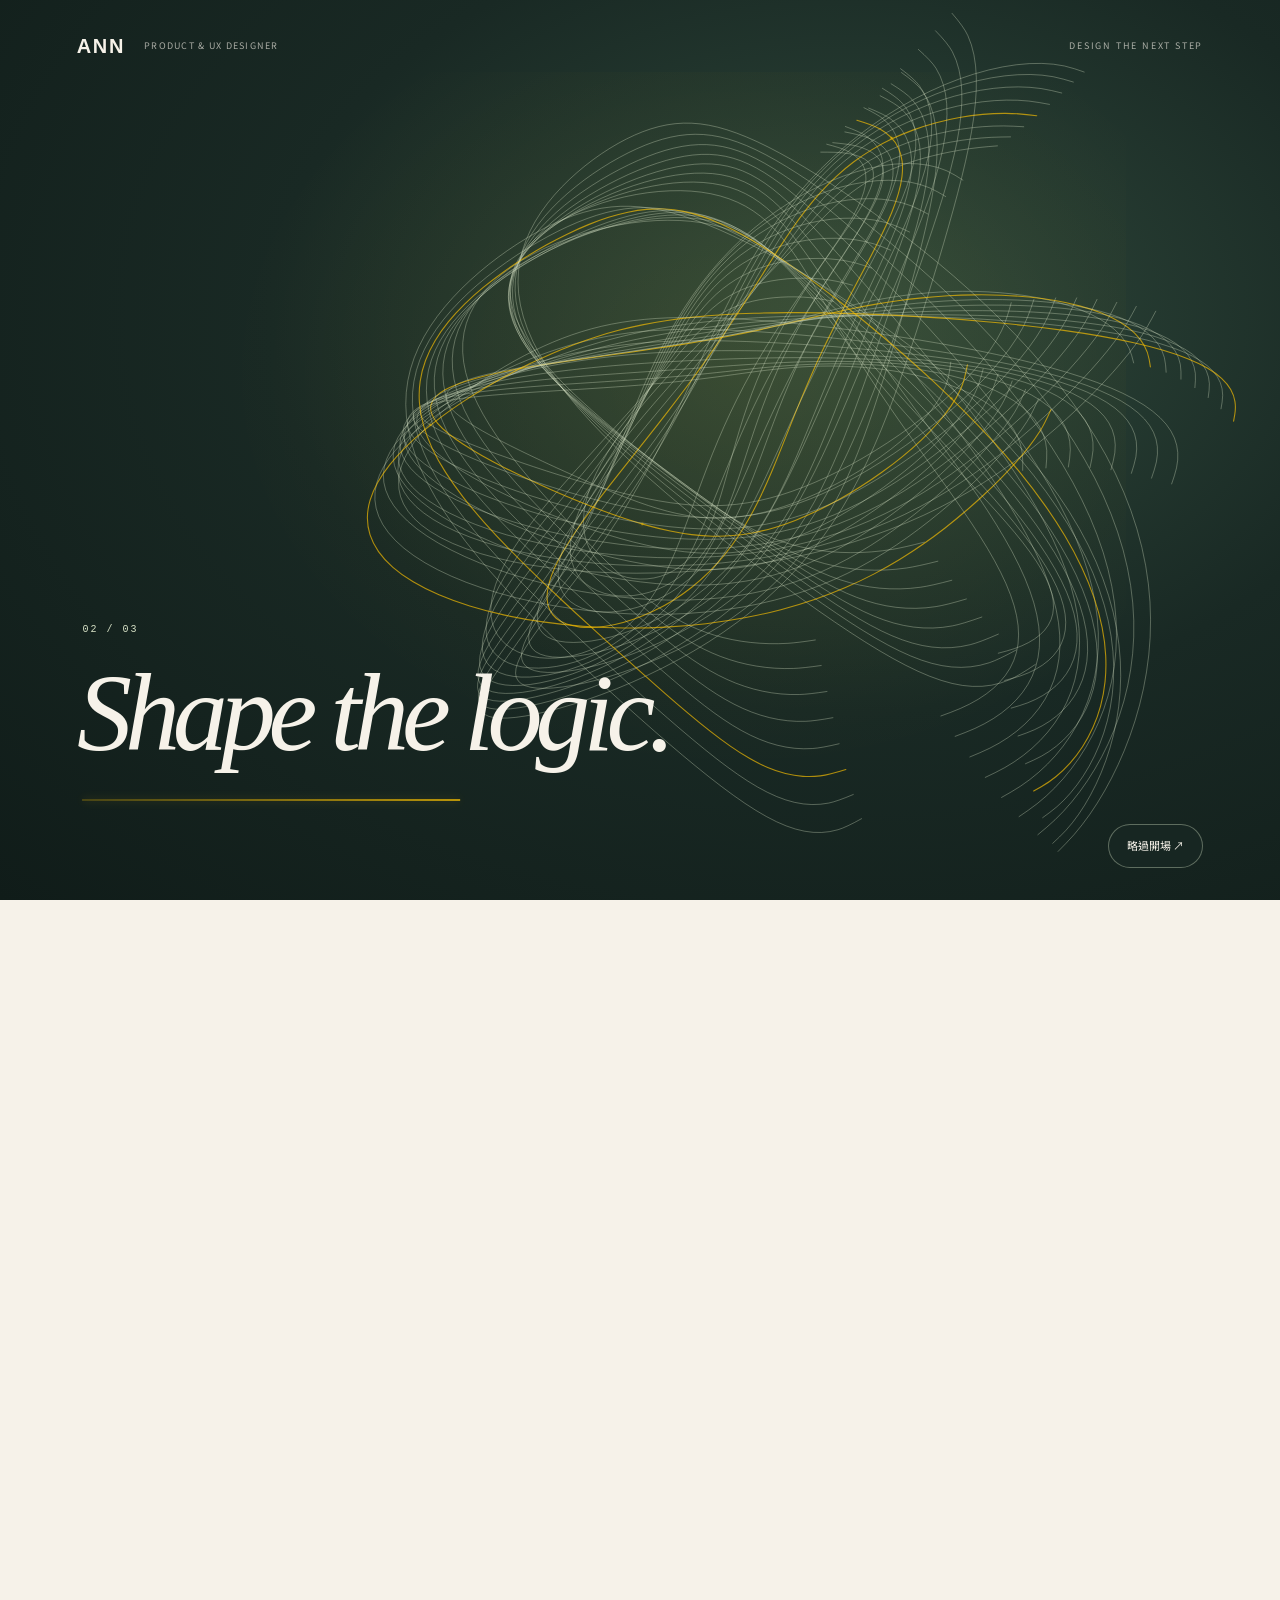
<file: index.html>
<!DOCTYPE html>
<html lang="zh-Hant"><head> <meta charset="UTF-8"> <meta name="viewport" content="width=device-width,initial-scale=1"> <meta name="description" content="李玟慧 Ann 的產品、UX 與學習體驗設計作品集。從設計系統、團隊流程到設計研究，將複雜資訊轉為清楚可用的體驗。"> <title>Ann — PRODUCT &amp; UX DESIGNER｜產品與使用者體驗設計作品集</title> <link rel="stylesheet" href="assets/site.css?v=21.2"> <link rel="stylesheet" href="assets/feedback.css?v=21.2"><link rel="stylesheet" href="assets/refresh.css?v=21.2"><link rel="stylesheet" href="assets/hanazono-editorial.css?v=21.2">  <link rel="icon" href="assets/favicon.svg?v=24.1" type="image/svg+xml"><meta name="theme-color" content="#192924"> <link rel="stylesheet" href="assets/revision-v12.css?v=21.2"><script src="assets/intro.js?v=10.05"></script><link rel="stylesheet" href="assets/revision-v13.css?v=21.2"><link rel="stylesheet" href="assets/revision-v14.css?v=21.2"><link rel="stylesheet" href="assets/profile-gallery-v15.css?v=11.19"><link rel="stylesheet" href="assets/covers-v15.css?v=21.3"><link rel="stylesheet" href="assets/content-v15.css?v=21.2"><link rel="stylesheet" href="assets/reading-v15.css?v=11.05-complete"><link rel="stylesheet" href="assets/hero-background-v16.css?v=10.05"><link rel="stylesheet" href="assets/profile-v16.css?v=21.2"><link rel="stylesheet" href="assets/palette-v16.css?v=21.2"><link rel="stylesheet" href="assets/case-palette-v16.css?v=21.2"><link rel="stylesheet" href="assets/contrast-v16.css?v=21.2"><link rel="stylesheet" href="assets/learning-v16.css?v=21.2"><link rel="stylesheet" href="assets/research-v16.css?v=21.2"><link rel="stylesheet" href="assets/alignment-v16.css?v=21.2"><link rel="stylesheet" href="assets/profile-v17.css?v=21.2"><link rel="stylesheet" href="assets/monitor-v17.css?v=21.2"><link rel="stylesheet" href="assets/learning-cover-v17.css?v=21.2"><link rel="stylesheet" href="assets/research-colors-v17.css?v=21.2"><link rel="stylesheet" href="assets/research-choice-colors-v18.css?v=21.2"><link rel="stylesheet" href="assets/research-tabs-v18.css?v=21.2"><link rel="stylesheet" href="assets/profile-identity-v18.css?v=21.2"><link rel="stylesheet" href="assets/gallery-v18.css?v=21.2"><link rel="stylesheet" href="assets/profile-brand-v18.css?v=12.02"><link rel="stylesheet" href="assets/profile-atmosphere-v19.css?v=21.2"><link rel="stylesheet" href="assets/research-followup-v20.css?v=21.2"><link rel="stylesheet" href="assets/systems-palette-v20.css?v=21.2"><link rel="stylesheet" href="assets/revision-v21.css?v=21.2"><link rel="stylesheet" href="assets/section-kickers-v21.css?v=22.1"><link rel="stylesheet" href="assets/feedback-atmosphere-v22.css?v=22.1"><link rel="stylesheet" href="assets/palette-v24.css?v=24.1"><link rel="stylesheet" href="assets/portfolio-v10.04.css?v=11.08-worryfree"><link rel="stylesheet" href="assets/feedback-iterations.css?v=12.02"><link rel="stylesheet" href="assets/portfolio-v11.04.css?v=11.06"><link rel="stylesheet" href="assets/portfolio-interiors-v11.05.css?v=11.10-goldfish"><link rel="stylesheet" href="assets/portfolio-interiors-v11.06.css?v=11.09"><link rel="stylesheet" href="assets/portfolio-v11.05.css?v=11.11-about-glow"><link rel="stylesheet" href="assets/typography-v11.05.css?v=11.14-section-titles"><link rel="stylesheet" href="assets/case-hero-media.css?v=11.13-preview-controls"><link rel="stylesheet" href="assets/archive-gallery-v11.06.css?v=11.12-gallery-gap"><link rel="stylesheet" href="assets/project-previews-v11.07.css?v=11.12-preview-border"><link rel="stylesheet" href="assets/mobile-layout-v11.07.css?v=11.07"><link rel="stylesheet" href="assets/case-layout-v11.06.css?v=11.16-luma"><link rel="stylesheet" href="assets/archive-carousel.css?v=12.03"></head> <body> <a class="skip-link" href="#work">跳至作品</a> <header class="site-header"> <a class="wordmark" href="#top" aria-label="回到首頁">ANN<span>／</span>PRODUCT &amp; UX</a> <nav aria-label="主要導覽"><a href="#work">作品</a><a href="#about">關於我</a><a href="#visual">其他作品</a></nav> <a class="header-role" href="#work">PRODUCT &amp; UX DESIGNER · PORTFOLIO 2026</a> </header> <main id="top"> <section class="hero hero-revision hero-studio" aria-labelledby="hero-title">
      <!-- Insert once as the first child of section.hero-studio. -->
<div class="hero-atmosphere" aria-hidden="true">
  <span class="hero-atmosphere-grid"></span>
  <span class="hero-atmosphere-orbit"></span>
  <span class="hero-atmosphere-marks"></span>
</div>
<div class="hero-kicker"><span>ANN / PORTFOLIO</span><span>2026</span></div>
      <div class="hero-grid">
        <div class="hero-copy">
          <p class="eyebrow">A STUDY IN CLARITY</p>
          <h1 id="hero-title">讓想法，<i>逐漸成形。</i></h1>
        </div>
        <div class="hero-orbit-note orbit-left" aria-hidden="true"><span>01 — 03</span><p>從問題<br>找到方向。</p></div>
        <div class="hero-explorer" data-stage="question"><div class="sculpture" tabindex="0" role="group" aria-label="互動圖形：拖曳旋轉，點一下切換階段；也可使用方向鍵與 Enter 操作" aria-describedby="hero-interaction-hint"> <svg class="sculpture-svg" preserveaspectratio="xMidYMin meet" aria-hidden="true" focusable="false" viewbox="55 35 330 320"> <defs> <radialgradient id="node-glow"><stop stop-color="#FFC400" stop-opacity=".25"></stop><stop offset=".4" stop-color="#FFC400" stop-opacity=".09"></stop><stop offset="1" stop-color="#FFC400" stop-opacity="0"></stop></radialgradient> <pattern id="instrument-grid" width="22" height="22" patternunits="userSpaceOnUse"><circle cx="11" cy="11" r=".55" fill="#d6e0c5" opacity=".15"></circle></pattern> </defs> <g class="sculpture-frame" aria-hidden="true"><rect x="36" y="20" width="368" height="352" fill="url(#instrument-grid)"></rect> <path d="M212 195h16 M220 187v16" fill="none" stroke="#d6e0c5" stroke-opacity=".23" stroke-width=".6"></path> <g class="sculpture-corners" fill="none" stroke="#d6e0c5" stroke-opacity=".42" stroke-width=".8" aria-hidden="true"> <path d="M36 41V25H52"></path> <path d="M388 25H404V41"></path> <path d="M36 350V366H52"></path> <path d="M388 366H404V350"></path> </g> <g class="sculpture-guides" aria-hidden="true"></g></g> <g class="sculpture-links" aria-hidden="true"></g> <g class="sculpture-cards" aria-hidden="true"><g data-fallback=""><circle cx="220.55" cy="202.48" r="0.98" fill="#f6f2e9" opacity="0.31"></circle><circle cx="194.86" cy="158.99" r="0.84" fill="#f6f2e9" opacity="0.33"></circle><circle cx="262.12" cy="176.33" r="0.70" fill="#f6f2e9" opacity="0.33"></circle><circle cx="182.81" cy="232.07" r="0.85" fill="#f6f2e9" opacity="0.34"></circle><circle cx="242.06" cy="250.15" r="0.70" fill="#f6f2e9" opacity="0.35"></circle><circle cx="235.74" cy="131.89" r="1.01" fill="#f6f2e9" opacity="0.35"></circle><circle cx="154.55" cy="188.03" r="0.71" fill="#f6f2e9" opacity="0.36"></circle><circle cx="282.60" cy="223.41" r="0.86" fill="#f6f2e9" opacity="0.36"></circle><circle cx="210.07" cy="283.78" r="1.03" fill="#f6f2e9" opacity="0.40"></circle><circle cx="299.92" cy="150.93" r="0.88" fill="#f6f2e9" opacity="0.40"></circle><circle cx="174.78" cy="114.80" r="0.73" fill="#f6f2e9" opacity="0.40"></circle><circle cx="158.11" cy="267.32" r="0.73" fill="#f6f2e9" opacity="0.41"></circle><circle cx="133.60" cy="144.29" r="1.05" fill="#f6f2e9" opacity="0.42"></circle><circle cx="122.56" cy="221.38" r="1.05" fill="#f6f2e9" opacity="0.43"></circle><circle cx="322.04" cy="199.60" r="1.06" fill="#f6f2e9" opacity="0.43"></circle><circle cx="268.64" cy="104.00" r="0.74" fill="#f6f2e9" opacity="0.43"></circle><circle cx="284.77" cy="277.27" r="1.06" fill="#f6f2e9" opacity="0.43"></circle><circle cx="213.11" cy="85.43" r="0.91" fill="#f6f2e9" opacity="0.45"></circle><circle cx="240.65" cy="312.53" r="0.93" fill="#f6f2e9" opacity="0.47"></circle><circle cx="326.33" cy="252.95" r="0.77" fill="#f6f2e9" opacity="0.48"></circle><circle cx="98.51" cy="177.02" r="0.94" fill="#f6f2e9" opacity="0.49"></circle><circle cx="163.06" cy="309.25" r="1.11" fill="#f6f2e9" opacity="0.50"></circle><circle cx="325.29" cy="123.54" r="1.11" fill="#f6f2e9" opacity="0.51"></circle><circle cx="108.01" cy="260.23" r="2.31" fill="#FFC400" opacity="0.52"></circle><circle cx="132.45" cy="96.34" r="0.96" fill="#f6f2e9" opacity="0.52"></circle><circle cx="352.07" cy="175.38" r="0.80" fill="#f6f2e9" opacity="0.53"></circle><circle cx="279.48" cy="72.44" r="0.97" fill="#f6f2e9" opacity="0.54"></circle><circle cx="179.38" cy="64.46" r="1.14" fill="#f6f2e9" opacity="0.54"></circle><circle cx="292.61" cy="311.43" r="0.97" fill="#f6f2e9" opacity="0.54"></circle><circle cx="93.88" cy="128.80" r="2.42" fill="#FFC400" opacity="0.58"></circle><circle cx="231.03" cy="51.14" r="1.17" fill="#f6f2e9" opacity="0.58"></circle><circle cx="358.34" cy="231.34" r="1.00" fill="#f6f2e9" opacity="0.58"></circle><circle cx="78.19" cy="215.10" r="0.83" fill="#f6f2e9" opacity="0.58"></circle><circle cx="242.59" cy="339.31" r="2.45" fill="#FFC400" opacity="0.59"></circle><circle cx="121.87" cy="302.65" r="0.83" fill="#f6f2e9" opacity="0.59"></circle><circle cx="181.27" cy="338.27" r="1.20" fill="#f6f2e9" opacity="0.61"></circle><circle cx="326.54" cy="91.79" r="0.85" fill="#f6f2e9" opacity="0.61"></circle><circle cx="334.73" cy="290.18" r="1.21" fill="#f6f2e9" opacity="0.62"></circle><circle cx="363.35" cy="147.60" r="1.05" fill="#f6f2e9" opacity="0.65"></circle><circle cx="127.05" cy="74.16" r="1.24" fill="#f6f2e9" opacity="0.66"></circle><circle cx="70.98" cy="165.72" r="1.26" fill="#f6f2e9" opacity="0.67"></circle><circle cx="81.49" cy="258.53" r="1.26" fill="#f6f2e9" opacity="0.68"></circle><circle cx="285.96" cy="55.71" r="2.64" fill="#FFC400" opacity="0.69"></circle><circle cx="371.85" cy="207.80" r="2.66" fill="#FFC400" opacity="0.70"></circle><circle cx="240.37" cy="347.78" r="0.91" fill="#f6f2e9" opacity="0.70"></circle><circle cx="298.58" cy="326.79" r="1.11" fill="#f6f2e9" opacity="0.71"></circle><circle cx="231.96" cy="41.16" r="1.11" fill="#f6f2e9" opacity="0.71"></circle><circle cx="170.04" cy="49.74" r="0.92" fill="#f6f2e9" opacity="0.72"></circle><circle cx="166.92" cy="338.54" r="0.92" fill="#f6f2e9" opacity="0.73"></circle><circle cx="94.62" cy="109.30" r="1.13" fill="#f6f2e9" opacity="0.73"></circle><circle cx="351.19" cy="270.65" r="0.93" fill="#f6f2e9" opacity="0.73"></circle><circle cx="113.34" cy="303.06" r="1.13" fill="#f6f2e9" opacity="0.73"></circle><circle cx="346.84" cy="114.07" r="1.34" fill="#f6f2e9" opacity="0.75"></circle><circle cx="72.53" cy="208.62" r="1.15" fill="#f6f2e9" opacity="0.76"></circle><circle cx="300.38" cy="75.75" r="0.98" fill="#f6f2e9" opacity="0.79"></circle><circle cx="358.16" cy="178.49" r="0.99" fill="#f6f2e9" opacity="0.80"></circle><circle cx="214.14" cy="332.49" r="1.21" fill="#f6f2e9" opacity="0.81"></circle><circle cx="293.01" cy="308.83" r="1.43" fill="#f6f2e9" opacity="0.82"></circle><circle cx="93.61" cy="149.77" r="1.00" fill="#f6f2e9" opacity="0.82"></circle><circle cx="210.97" cy="60.06" r="1.01" fill="#f6f2e9" opacity="0.82"></circle><circle cx="143.67" cy="84.98" r="1.44" fill="#f6f2e9" opacity="0.83"></circle><circle cx="103.78" cy="255.46" r="1.01" fill="#f6f2e9" opacity="0.83"></circle><circle cx="337.21" cy="246.39" r="1.23" fill="#f6f2e9" opacity="0.84"></circle><circle cx="158.32" cy="299.63" r="1.47" fill="#f6f2e9" opacity="0.85"></circle><circle cx="315.16" cy="141.67" r="1.28" fill="#f6f2e9" opacity="0.87"></circle><circle cx="256.19" cy="99.91" r="1.51" fill="#f6f2e9" opacity="0.88"></circle><circle cx="126.45" cy="195.50" r="1.53" fill="#f6f2e9" opacity="0.89"></circle><circle cx="250.05" cy="281.00" r="1.07" fill="#f6f2e9" opacity="0.89"></circle><circle cx="169.26" cy="126.68" r="1.31" fill="#f6f2e9" opacity="0.90"></circle><circle cx="291.50" cy="213.31" r="1.55" fill="#f6f2e9" opacity="0.91"></circle><circle cx="185.90" cy="241.71" r="1.33" fill="#f6f2e9" opacity="0.92"></circle><circle cx="226.85" cy="171.64" r="1.11" fill="#f6f2e9" opacity="0.93"></circle></g></g> </svg> </div> <div class="sculpture-controls" role="group" aria-label="圖形排列"> <button type="button" data-stage="question" aria-pressed="true" aria-label="第 1 階段：理解問題"><span class="stage-number">01</span><em>question.</em><span class="stage-name">理解問題</span></button> <button type="button" data-stage="structure" aria-pressed="false" aria-label="第 2 階段：建立結構"><span class="stage-number">02</span><em>structure.</em><span class="stage-name">建立結構</span></button> <button type="button" data-stage="design" aria-pressed="false" aria-label="第 3 階段：完成設計"><span class="stage-number">03</span><em>design.</em><span class="stage-name">完成設計</span></button> </div> </div> <div class="hero-orbit-note orbit-right" aria-hidden="true"><span class="hero-stage-index">01 / QUESTION</span><p class="hero-stage-copy">整理線索，看見真正的問題。</p></div>
        <p id="hero-interaction-hint" class="hero-interaction-hint"><span aria-hidden="true">↔</span> 拖曳旋轉 · 點一下，讓想法繼續 <button class="hero-motion-toggle" type="button" aria-pressed="true" aria-label="暫停圖形動態">暫停動態 Ⅱ</button></p>
      </div>
      <div class="hero-foot">
        <span>PRODUCT · UX · LEARNING EXPERIENCE</span>
        <a class="text-link" href="#work">探索作品 <span aria-hidden="true">↓</span></a>
        <button class="replay-intro" type="button">重播開場 <span aria-hidden="true">↻</span></button>
      </div>
    </section><section class="profile-section section-wrap profile-v15 profile-v17" id="about" aria-labelledby="about-title">
<div class="profile-introduction"><div class="profile-heading"><figure class="profile-photo"><img src="assets/images-ann-ann-portrait-v23.webp" alt="李玟慧 Ann 的個人肖像" loading="lazy" width="400" height="336"></figure>
<div><span class="section-index">關於我</span><h2 id="about-title" data-identity-revision="20"><span class="profile-greeting">你好，我是</span><span class="profile-name">李玟慧 <i>Ann.</i></span></h2><p class="profile-contact"><a href="mailto:g1156851g1156851@yahoo.com.tw" aria-label="聯絡信箱：g1156851g1156851@yahoo.com.tw"><svg class="profile-mail-icon" viewBox="0 0 24 24" width="16" height="16" fill="none" stroke="currentColor" stroke-width="1.4" stroke-linecap="round" stroke-linejoin="round" aria-hidden="true" focusable="false"><rect x="3" y="5" width="18" height="14" rx="2"></rect><path d="m4 7 8 6 8-6"></path></svg><span>g1156851g1156851@yahoo.com.tw</span></a></p></div></div>
<div class="profile-intro"><p class="profile-lead"><mark>我是一名具備多元設計專業背景的<span class="profile-role">設計師。</span></mark></p><p>累積 6 年設計實務經驗。在執行專案的過程中，我習慣先蒐集資訊、理解問題，再轉化為可執行的方案。這也讓我發現，自己不只關注視覺呈現，更在意使用者的需求與想法，以及如何讓資訊傳達得更清楚、有效。</p></div></div><div class="profile-resume">
<div class="profile-card profile-education"><h3>學歷<span>EDUCATION</span></h3><ol class="career-list education-list"><li><time>2018.09 — 2019.07</time><div><h4>景文科技大學</h4><p>產業創新・碩士</p></div></li><li><time>2014.09 — 2018.07</time><div><h4>景文科技大學</h4><p>視覺傳達・學士</p></div></li></ol></div>
<div class="profile-card profile-experience" aria-label="工作經歷"><h3>工作經歷<span>EXPERIENCE</span></h3><ol class="career-list"><li><time>2023.10 — 2026.04</time><div><h4>UE Artist <span>／ Pixoul</span></h4></div></li><li><time>2023.03 — 2023.10</time><div><h4>網站視覺設計 <span>／ 崴浤科技外包</span></h4></div></li><li><time>2020.04 — 2023.03</time><div><h4>平面插畫設計 <span>／ 徐匯廣場</span></h4></div></li><li><time>2019.10 — 2020.03</time><div><h4>視覺陳列設計 <span>／ 奧亞整合行銷</span></h4></div></li></ol></div>
<div class="profile-card profile-participation" aria-label="專案參與">
<h3>專案參與<span>COLLABORATIONS</span></h3>
<ol class="career-list participation-list">
<li><time>2016–2018</time><div class="participation-copy"><h4>敦煌書局</h4> <p>／ 月刊視覺設計</p></div></li>

<li><time>2017</time><div class="participation-copy"><h4>樺霖展示設計</h4> <p>／ 百貨聖誕節、世貿電玩展協助</p></div></li>
<li><time>2016</time><div class="participation-copy"><h4>築點設計</h4> <p>／ 展覽櫥窗協助設計</p></div></li>

<li><time>2016</time><div class="participation-copy"><h4>校內設計週形象設計</h4> <p>／ 主視覺及空間規劃</p></div></li>
</ol></div>
</div><section class="profile-capabilities" aria-labelledby="skills-title"><h3 id="skills-title">技能與軟體<span>SKILLS &amp; SOFTWARE</span></h3><div class="capability-grid"><div class="capability-group"><div class="capability-heading"><span>01</span><h4>UI/UX</h4></div><div class="capability-body"><ul class="capability-skills"><li>使用者流程設計</li><li>需求分析與問題拆解</li><li>Wireframing</li><li>Prototyping</li><li>Design System</li><li>Visual Composition</li><li class="skill-wide">互動邏輯與操作體驗規劃</li></ul><div class="capability-software" aria-label="使用軟體"><ul class="software-icon-grid"><li data-software="Figma"><span class="software-symbol" aria-hidden="true"><svg xmlns="http://www.w3.org/2000/svg" viewBox="0 0 24 24" class="software-brand-icon" width="24" height="24" aria-hidden="true" focusable="false" data-brand-palette="muted-v18"><title>Figma</title><defs><clipPath id="about-figma-brand-clip" clipPathUnits="userSpaceOnUse"><path d="M15.852 8.981h-4.588V0h4.588c2.476 0 4.49 2.014 4.49 4.49s-2.014 4.491-4.49 4.491zM12.735 7.51h3.117c1.665 0 3.019-1.355 3.019-3.019s-1.355-3.019-3.019-3.019h-3.117V7.51zm0 1.471H8.148c-2.476 0-4.49-2.014-4.49-4.49S5.672 0 8.148 0h4.588v8.981zm-4.587-7.51c-1.665 0-3.019 1.355-3.019 3.019s1.354 3.02 3.019 3.02h3.117V1.471H8.148zm4.587 15.019H8.148c-2.476 0-4.49-2.014-4.49-4.49s2.014-4.49 4.49-4.49h4.588v8.98zM8.148 8.981c-1.665 0-3.019 1.355-3.019 3.019s1.355 3.019 3.019 3.019h3.117V8.981H8.148zM8.172 24c-2.489 0-4.515-2.014-4.515-4.49s2.014-4.49 4.49-4.49h4.588v4.441c0 2.503-2.047 4.539-4.563 4.539zm-.024-7.51a3.023 3.023 0 0 0-3.019 3.019c0 1.665 1.365 3.019 3.044 3.019 1.705 0 3.093-1.376 3.093-3.068v-2.97H8.148zm7.704 0h-.098c-2.476 0-4.49-2.014-4.49-4.49s2.014-4.49 4.49-4.49h.098c2.476 0 4.49 2.014 4.49 4.49s-2.014 4.49-4.49 4.49zm-.097-7.509c-1.665 0-3.019 1.355-3.019 3.019s1.355 3.019 3.019 3.019h.098c1.665 0 3.019-1.355 3.019-3.019s-1.355-3.019-3.019-3.019h-.098z" /></clipPath></defs><g clip-path="url(#about-figma-brand-clip)"><rect x="0" y="0" width="12" height="8.25" fill="#b9665b" /><rect x="12" y="0" width="12" height="8.25" fill="#c88967" /><rect x="0" y="8.25" width="12" height="7.5" fill="#8e73a9" /><rect x="12" y="8.25" width="12" height="8.25" fill="#578ea7" /><rect x="0" y="15.75" width="12" height="8.25" fill="#5f9479" /></g></svg></span><span class="software-name">Figma</span></li><li data-software="Photoshop"><span class="software-symbol" aria-hidden="true">Ps</span><span class="software-name">Photoshop</span></li><li data-software="Illustrator"><span class="software-symbol" aria-hidden="true">Ai</span><span class="software-name">Illustrator</span></li></ul></div></div></div><div class="capability-group"><div class="capability-heading"><span>02</span><h4>UE Artist</h4></div><div class="capability-body"><ul class="capability-skills"><li>3D 場景建置與整合</li><li>即時渲染與燈光設計</li><li>材質與視覺效果</li><li>動畫製作與鏡頭編排</li><li>互動展示與功能實作</li><li class="skill-wide">虛擬空間與展示流程規劃</li></ul><div class="capability-software" aria-label="使用軟體"><ul class="software-icon-grid"><li data-software="Unreal Engine 5"><span class="software-symbol" aria-hidden="true"><svg xmlns="http://www.w3.org/2000/svg" viewBox="0 0 24 24" fill="currentColor" class="software-brand-icon" width="24" height="24" aria-hidden="true" focusable="false" data-brand-palette="muted-v18"><title>Unreal Engine</title><path d="M12 0a12 12 0 1012 12A12 12 0 0012 0zm0 23.52A11.52 11.52 0 1123.52 12 11.52 11.52 0 0112 23.52zm7.13-9.791c-.206.997-1.126 3.557-4.06 4.942l-1.179-1.325-1.988 2a7.338 7.338 0 01-5.804-2.978 2.859 2.859 0 00.65.123c.326.006.678-.114.678-.66v-5.394a.89.89 0 00-1.116-.89c-.92.212-1.656 2.509-1.656 2.509a7.304 7.304 0 012.528-5.597 7.408 7.408 0 013.73-1.721c-1.006.573-1.57 1.507-1.57 2.29 0 1.262.76 1.109.984.923v7.28a1.157 1.157 0 00.148.256 1.075 1.075 0 00.88.445c.76 0 1.747-.868 1.747-.868V9.172c0-.6-.452-1.324-.905-1.572 0 0 .838-.149 1.484.346a5.537 5.537 0 01.387-.425c1.508-1.48 2.929-1.902 4.112-2.112 0 0-2.151 1.69-2.151 3.96 0 1.687.043 5.801.043 5.801.799.771 1.986-.342 3.059-1.441Z" /></svg></span><span class="software-name">Unreal Engine 5</span></li><li data-software="3ds Max"><span class="software-symbol" aria-hidden="true"><svg xmlns="http://www.w3.org/2000/svg" viewBox="0 0 128 128" class="software-brand-icon" width="24" height="24" aria-hidden="true" focusable="false" data-brand-palette="muted-v18"><path fill="#397a83" d="M23.188.019 114.438 20h9.874v108h-103.5a6.5 6.5 0 0 1-6.5-6.5V94.287L22.996.3Z" /><path fill="#6da1a6" d="M23.188 0h85.75a6.5 6.5 0 0 1 6.5 6.5V90h-92.25z" /><path fill="#a8c6c8" d="M23.188 90V0l-19.5 11.75v90z" /><path fill="#fff" d="M68.53 19c-11.828 0-18.455 6.84-18.81 14.464h11.684c.285-3.135 2.21-5.771 6.413-5.771 3.634 0 5.842 1.639 5.842 4.916v1.71c0 4.133-3.633 5.273-7.196 5.273h-3.848v8.336h3.848c3.563 0 8.978.927 8.978 6.342v1.496c0 4.488-2.85 6.555-7.197 6.555-4.987 0-7.054-2.85-7.41-5.843H49.15c.784 7.34 5.772 14.678 19.737 14.678 10.901 0 18.952-5.914 18.952-13.965v-3.349c0-6.484-5.913-9.833-10.83-10.688 4.917-1.14 8.907-4.773 8.907-8.977v-2.708C85.915 24.13 78.647 19 68.53 19zM41.3 98.865v18.9h4.05v-12.69l3.347 12.69h4.455v-.026l3.16-12.177v12.204h4.481v-18.9h-5.778l.027.053-3.996 15.12-3.807-15.174zm27.318 0-5.4 18.9h4.698l1.053-4.13h5.67l1.16 4.13h4.807l-5.697-18.9Zm13.94 0 5.345 8.91-5.967 9.99h5.184l3.7-7.127 3.644 7.128h5.32l-5.968-10.395 5.373-8.505h-4.995l-3.267 6.02H90.9l-3.186-6.02zm-10.808 3.106 1.97 8.154h-3.887Z" /></svg></span><span class="software-name">3ds Max</span></li><li data-software="Blender"><span class="software-symbol" aria-hidden="true"><svg xmlns="http://www.w3.org/2000/svg" viewBox="0 0 24 24" fill="currentColor" class="software-brand-icon" width="24" height="24" aria-hidden="true" focusable="false" data-brand-palette="muted-v18"><title>Blender</title><path d="M12.51 13.214c.046-.8.438-1.506 1.03-2.006a3.424 3.424 0 0 1 2.212-.79c.85 0 1.631.3 2.211.79.592.5.983 1.206 1.028 2.005.045.823-.285 1.586-.865 2.153a3.389 3.389 0 0 1-2.374.938 3.393 3.393 0 0 1-2.376-.938c-.58-.567-.91-1.33-.865-2.152M7.35 14.831c.006.314.106.922.256 1.398a7.372 7.372 0 0 0 1.593 2.757 8.227 8.227 0 0 0 2.787 2.001 8.947 8.947 0 0 0 3.66.76 8.964 8.964 0 0 0 3.657-.772 8.285 8.285 0 0 0 2.785-2.01 7.428 7.428 0 0 0 1.592-2.762 6.964 6.964 0 0 0 .25-3.074 7.123 7.123 0 0 0-1.016-2.779 7.764 7.764 0 0 0-1.852-2.043h.002L13.566 2.55l-.02-.015c-.492-.378-1.319-.376-1.86.002-.547.382-.609 1.015-.123 1.415l-.001.001 3.126 2.543-9.53.01h-.013c-.788.001-1.545.518-1.695 1.172-.154.665.38 1.217 1.2 1.22V8.9l4.83-.01-8.62 6.617-.034.025c-.813.622-1.075 1.658-.563 2.313.52.667 1.625.668 2.447.004L7.414 14s-.069.52-.063.831zm12.09 1.741c-.97.988-2.326 1.548-3.795 1.55-1.47.004-2.827-.552-3.797-1.538a4.51 4.51 0 0 1-1.036-1.622 4.282 4.282 0 0 1 .282-3.519 4.702 4.702 0 0 1 1.153-1.371c.942-.768 2.141-1.183 3.396-1.185 1.256-.002 2.455.41 3.398 1.175.48.391.87.854 1.152 1.367a4.28 4.28 0 0 1 .522 1.706 4.236 4.236 0 0 1-.239 1.811 4.54 4.54 0 0 1-1.035 1.626" /></svg></span><span class="software-name">Blender</span></li><li data-software="Git"><span class="software-symbol" aria-hidden="true"><svg xmlns="http://www.w3.org/2000/svg" viewBox="0 0 24 24" fill="currentColor" class="software-brand-icon" width="24" height="24" aria-hidden="true" focusable="false" data-brand-palette="muted-v18"><title>Git</title><path d="M13.09 23.549a1.54 1.54 0 0 1-2.18 0L.451 13.089a1.54 1.54 0 0 1 0-2.179l7.191-7.19 2.733 2.733a1.85 1.85 0 0 0 .964 2.326v6.66a1.849 1.849 0 1 0 1.54 0V8.957l2.508 2.508a1.85 1.85 0 1 0 1.09-1.09l-2.634-2.634a1.85 1.85 0 0 0-2.378-2.377L8.73 2.63 10.91.451a1.54 1.54 0 0 1 2.179 0l10.459 10.46a1.54 1.54 0 0 1 0 2.179z" /></svg></span><span class="software-name">Git</span></li><li data-software="AI"><span class="software-symbol" aria-hidden="true"><svg xmlns="http://www.w3.org/2000/svg" viewBox="0 0 24 24" fill="currentColor" class="software-brand-icon" width="24" height="24" aria-hidden="true" focusable="false" data-brand-palette="muted-v18"><path d="M10 2 7.8 8.1 2 10.4l5.8 2.2L10 19l2.2-6.4 5.8-2.2-5.8-2.3L10 2Z" /><path d="m19 12-1.3 3.3L14 17l3.7 1.4L19 22l1.3-3.6L24 17l-3.7-1.7L19 12Z" /></svg></span><span class="software-name">AI</span></li></ul></div></div></div><div class="capability-group"><div class="capability-heading"><span>03</span><h4>Design</h4></div><div class="capability-body"><ul class="capability-skills"><li>網頁視覺設計</li><li>品牌視覺設計</li><li>活動主視覺設計</li><li>插畫與角色設計</li><li>排版與字體設計</li><li>色彩與視覺構成</li><li>印刷與輸出設計</li></ul><div class="capability-software" aria-label="使用軟體"><ul class="software-icon-grid"><li data-software="Photoshop"><span class="software-symbol" aria-hidden="true">Ps</span><span class="software-name">Photoshop</span></li><li data-software="Illustrator"><span class="software-symbol" aria-hidden="true">Ai</span><span class="software-name">Illustrator</span></li><li data-software="Premiere"><span class="software-symbol" aria-hidden="true">Pr</span><span class="software-name">Premiere</span></li><li data-software="InDesign"><span class="software-symbol" aria-hidden="true">Id</span><span class="software-name">InDesign</span></li><li data-software="Excel"><span class="software-symbol" aria-hidden="true"><img class="software-brand-icon" src="assets/icons-excel.svg" alt="" width="24" height="24" loading="lazy"></span><span class="software-name">Excel</span></li></ul></div></div></div></div></section></section>  <section class="work collection section-wrap collection-1" id="work" aria-labelledby="work-title"><header class="folio-collection-heading collection-heading"><span class="collection-heading-kicker">INTERFACES &amp; PRODUCTS</span><h2 id="work-title">以介面設計，<em>呈現抽象想法。</em></h2></header><div class="project-grid collection-grid"><article class="project-card practice-card" id="case-hanazono" data-category="practice"><button class="project-open" type="button" data-project="hanazono" data-case-label="01 / Hanazono" aria-label="閱讀案例 01：Hanazono 官網導覽設計"><div class="card-visual project-cover-stage"><img class="project-preview-image" src="assets/images-hanazono-flow-villa.webp?v=12.1" alt="Hanazono 別墅互動展示完整介面" width="2560" height="1440" loading="lazy" decoding="async"></div><div class="card-copy"><h3>Hanazono 建築互動導覽</h3></div><span class="card-arrow"><span>閱讀案例</span> ↗</span></button></article> <article class="project-card independent-card" id="case-luma" data-category="independent"> <button class="project-open" type="button" data-project="luma" data-case-label="02 / Luma" aria-label="閱讀案例 02：Luma · Ai英文學習網站">  <div class="card-visual project-cover-stage"><img class="project-preview-image" src="assets/images-luma-luma-screen-01.avif" alt="Luma 首頁：練習任務、口說回饋與學習入口" width="1099" height="887" loading="lazy" decoding="async"></div><div class="card-copy"><h3>Luma · Ai英語學習網站</h3></div> <span class="card-arrow"><span>閱讀案例</span> ↗</span> </button> </article>
<article class="project-card independent-card" id="case-you" data-category="independent"> <button class="project-open" type="button" data-project="you" data-case-label="03 / You" aria-label="閱讀案例 03：You 可驗證的職涯決策系統">  <div class="card-visual project-cover-stage"><img class="project-preview-image" src="assets/images-you-you-preview.avif" alt="You 完整原型首頁：探索流程、生活紀錄與職涯假設" width="1577" height="758" loading="lazy" decoding="async"></div><div class="card-copy"><h3>You · 職涯決策系統</h3></div> <span class="card-arrow"><span>閱讀案例</span> ↗</span> </button> </article>   </div></section><section class="work collection section-wrap collection-2" id="research-work" aria-labelledby="research-work-title"><header class="folio-collection-heading collection-heading"><span class="collection-heading-kicker">SYSTEMS &amp; RESEARCH</span><h2 id="research-work-title">以系統設計，<em>梳理複雜資訊。</em></h2></header><div class="project-grid collection-grid"><article class="project-card practice-card" id="case-risk" data-category="practice"> <button class="project-open" type="button" data-project="risk" data-case-label="01 / Project &amp; Risk Management" aria-label="閱讀案例 01：專案進度與風險管理">  <div class="card-visual project-cover-stage"><img class="project-preview-image" src="assets/images-risk-risk-web-dashboard.avif" alt="專案進度與風險管理：專案資訊及條件預警完整畫面" width="2126" height="1076" loading="lazy" decoding="async"></div><div class="card-copy"><h3>專案進度與風險管理</h3></div> <span class="card-arrow"><span>閱讀案例</span> ↗</span> </button> </article>
<article class="project-card research-card" id="case-research" data-category="research"> <button class="project-open" type="button" data-project="research" data-case-label="02 / Master Thesis / Design Research" id="research" aria-label="閱讀案例 02：藥盒小幫手！七日收納，一日帶走">  <div class="card-visual project-cover-stage"><img class="project-preview-image" src="assets/images-research-helper-preview.png" srcset="assets/images-research-helper-preview-480.png 480w, assets/images-research-helper-preview-960.png 960w, assets/images-research-helper-preview.png 1688w" sizes="auto, (max-width: 1000px) 88vw, 30vw" alt="隨身藥盒小幫手最終成果：粉色版面呈現七日收納藥盒與一日藥盒水瓶" width="1688" height="963" loading="lazy" decoding="async"></div><div class="card-copy"><h3>TRIZ方法於高齡藥盒設計</h3></div> <span class="card-arrow" aria-hidden="true"><span>閱讀案例</span> ↗</span> </button> </article> <article class="project-card practice-card" id="case-learning" data-category="practice"> <button class="project-open" type="button" data-project="learning" data-case-label="03 / Learning Path &amp; Knowledge Architecture" aria-label="閱讀案例 03：學習路徑與團隊知識架構"> <div class="card-visual project-cover-stage"><img class="project-preview-image" src="assets/images-knowledge-EXP.avif" alt="樣品屋案件：沿著知識架構找到每一步的工作流程" width="1672" height="941" loading="lazy" decoding="async"></div><div class="card-copy"><h3>學習路徑與團隊知識架構</h3></div> <span class="card-arrow"><span>閱讀案例</span> ↗</span> </button> </article>   </div></section><section class="visual-archive section-wrap visual-archive-v15" id="visual" aria-labelledby="visual-heading">
  <header class="folio-collection-heading visual-archive-heading"><span class="collection-heading-kicker">SELECTED ARCHIVE</span><h2 id="visual-heading">以視覺作品，<em>展現多元媒介。</em></h2></header><div class="archive-carousel" role="region" aria-roledescription="輪播" aria-label="精選作品" aria-describedby="archive-carousel-hint">
<div class="archive-wall" id="visual-wall"><figure class="archive-tile"><button class="archive-image-open" data-archive-index="0" type="button" data-archive-src="assets/images-background-ue-visual-01.avif" aria-label="開啟專案：台南平實特區｜Ue城市建築" aria-haspopup="dialog" aria-controls="visual-art-dialog"><span class="archive-tile-media"><img src="assets/images-background-ue-visual-01.avif" alt="台南平實特區｜Ue城市建築：階梯式綠化建築與城市場景" width="2048" height="1126" loading="lazy" decoding="async">
          </span></button><figcaption>台南平實特區｜城市建築</figcaption><template class="archive-project-images">
<img src="assets/images-background-ue-visual-01.avif" alt="台南平實特區｜Ue城市建築：階梯式綠化建築與城市場景" width="2048" height="1126" loading="lazy" decoding="async">
<img src="assets/images-background-ue-visual-02.avif" alt="台南平實特區｜Ue商場共構：商場共構建築與周邊環境" width="1701" height="1701" loading="lazy" decoding="async">
<img src="assets/images-background-ue-visual-03.avif" alt="台南平實特區8.0瓶中金魚島｜主形象視覺插圖設計Ue公園景觀：公園綠地與城市景觀軸線" width="2048" height="1126" loading="lazy" decoding="async">
<div class="archive-project-video">
<iframe src="https://www.youtube.com/embed/sWxLB8WAa_8?rel=0&amp;playsinline=1" title="台南平實特區｜Ue城市建築影片" width="1200" height="675" loading="lazy" referrerpolicy="strict-origin-when-cross-origin" allow="accelerometer; autoplay; clipboard-write; encrypted-media; gyroscope; picture-in-picture; web-share" allowfullscreen></iframe>

</div>
</template></figure>
<figure class="archive-tile"><button class="archive-image-open" data-archive-index="1" type="button" data-archive-src="assets/images-background-ue-visual-04.avif" aria-label="開啟專案：南港區｜Ue城市生活體驗" aria-haspopup="dialog" aria-controls="visual-art-dialog"><span class="archive-tile-media"><img src="assets/images-background-ue-visual-04.avif" alt="南港區｜Ue城市生活體驗：城市建築、生活場景與互動體驗畫面" width="1672" height="940" loading="lazy" decoding="async">
          </span></button><figcaption>南港區｜城市生活</figcaption><template class="archive-project-images">
<img src="assets/images-background-ue-visual-04.avif" alt="南港區｜Ue城市生活體驗：城市建築、生活場景與互動體驗畫面" width="1672" height="940" loading="lazy" decoding="async">
<div class="archive-project-video">
<iframe src="https://www.youtube.com/embed/HtuMUTvZrZ0?rel=0&amp;playsinline=1" title="南港區｜Ue城市生活體驗影片" width="1200" height="675" loading="lazy" referrerpolicy="strict-origin-when-cross-origin" allow="accelerometer; autoplay; clipboard-write; encrypted-media; gyroscope; picture-in-picture; web-share" allowfullscreen></iframe>

</div>
</template></figure>
<figure class="archive-tile"><button class="archive-image-open" data-archive-index="2" type="button" data-archive-src="assets/images-background-ue-visual-05.avif" aria-label="開啟專案：心中山線形公園｜Ue街道空間" aria-haspopup="dialog" aria-controls="visual-art-dialog"><span class="archive-tile-media"><img src="assets/images-background-ue-visual-05.avif" alt="心中山線形公園｜Ue街道空間：捷運出口、林蔭與人行空間" width="1562" height="513" loading="lazy" decoding="async">
          </span></button><figcaption>心中山線形公園｜街道空間</figcaption><template class="archive-project-images">
<img src="assets/images-background-ue-visual-05.avif" alt="心中山線形公園｜Ue街道空間：捷運出口、林蔭與人行空間" width="1562" height="513" loading="lazy" decoding="async">
<div class="archive-project-video">
<iframe src="https://www.youtube.com/embed/GJ5Ne4Ex0xY?rel=0&amp;playsinline=1" title="心中山線形公園｜室內空間影片 1" width="1200" height="675" loading="lazy" referrerpolicy="strict-origin-when-cross-origin" allow="accelerometer; autoplay; clipboard-write; encrypted-media; gyroscope; picture-in-picture; web-share" allowfullscreen></iframe>

</div>
<div class="archive-project-video">
<iframe src="https://www.youtube.com/embed/i-NCyNepI6c?rel=0&amp;playsinline=1" title="心中山線形公園｜室內空間影片 2" width="1200" height="675" loading="lazy" referrerpolicy="strict-origin-when-cross-origin" allow="accelerometer; autoplay; clipboard-write; encrypted-media; gyroscope; picture-in-picture; web-share" allowfullscreen></iframe>

</div>
<div class="archive-project-video">
<iframe src="https://www.youtube.com/embed/ZQNexsEEB-w?rel=0&amp;playsinline=1" title="心中山線形公園｜室內空間影片 3" width="1200" height="675" loading="lazy" referrerpolicy="strict-origin-when-cross-origin" allow="accelerometer; autoplay; clipboard-write; encrypted-media; gyroscope; picture-in-picture; web-share" allowfullscreen></iframe>

</div>
<div class="archive-project-video">
<iframe src="https://www.youtube.com/embed/ZbFQDqHWcIY?rel=0&amp;playsinline=1" title="心中山線形公園｜室內空間影片 4" width="1200" height="675" loading="lazy" referrerpolicy="strict-origin-when-cross-origin" allow="accelerometer; autoplay; clipboard-write; encrypted-media; gyroscope; picture-in-picture; web-share" allowfullscreen></iframe>

</div>
</template></figure>
<figure class="archive-tile ">
<button class="archive-image-open" data-archive-index="3" type="button" data-archive-src="assets/images-visual-zeiss-exhibition.webp" aria-label="開啟專案：蔡司｜品牌展示" aria-haspopup="dialog" aria-controls="visual-art-dialog"><span class="archive-tile-media">
<img src="assets/images-visual-zeiss-exhibition-preview.webp" alt="蔡司品牌展示專案：展場、兒童系列與展示柱設計" width="900" height="602" loading="lazy" decoding="async">
</span></button><figcaption>蔡司｜品牌展示</figcaption>
<template class="archive-project-images">
<img src="assets/images-visual-zeiss-exhibition.webp" alt="蔡司品牌展場中的大型主視覺與立體展示柱實景" width="2200" height="1472" loading="lazy" decoding="async">
<img src="assets/images-visual-zeiss-children.webp" alt="蔡司兒童系列的展場主視覺、陳列設計與展示柱展開圖" width="2400" height="979" loading="lazy" decoding="async">
<img src="assets/images-visual-zeiss-display-series.webp" alt="蔡司展示柱與系列延伸：展示柱與人物比例及兩組年齡系列設計" width="2200" height="1550" loading="lazy" decoding="async">
</template></figure>
<figure class="archive-tile archive-cover-kunjung"><button class="archive-image-open" data-archive-index="4" type="button" data-archive-src="assets/images-visual-kunjung-web.webp" data-archive-layout="scroll" aria-label="放大圖片：坤嶸企業｜網站視覺"><span class="archive-tile-media"><span class="archive-cover-crop"><img src="assets/images-visual-kunjung-web-preview.webp?v=15.1" alt="坤嶸企業網站的藍色品牌主視覺、產品展示與完整首頁設計" width="1138" height="664" loading="lazy" decoding="async"></span>
          </span></button><figcaption>坤嶸企業｜網站視覺</figcaption><template class="archive-project-images">
<div class="archive-website-board archive-website-kunjung"><div class="archive-website-crop"><img src="assets/images-visual-kunjung-web.webp" alt="坤嶸企業網站畫面與品牌視覺展示" width="1600" height="3203" loading="lazy" decoding="async"></div></div>
</template></figure>
<figure class="archive-tile archive-cover-aishin"><button class="archive-image-open" data-archive-index="5" type="button" data-archive-src="assets/images-visual-aishin-web.webp" data-archive-layout="scroll" aria-label="放大圖片：愛心機械｜網站視覺"><span class="archive-tile-media"><span class="archive-cover-crop"><img src="assets/images-visual-aishin-web-preview.webp?v=15.1" alt="愛心機械企業網站的品牌色彩、首頁、公司介紹與產品詳情設計" width="1155" height="653" loading="lazy" decoding="async"></span>
          </span></button><figcaption>愛心機械｜網站視覺</figcaption><template class="archive-project-images">
<div class="archive-website-board archive-website-aishin"><div class="archive-website-crop"><img src="assets/images-visual-aishin-web.webp" alt="愛心機械網站畫面與品牌視覺展示" width="1400" height="7117" loading="lazy" decoding="async"></div></div>
</template></figure>
<figure class="archive-tile archive-tile-illustrations archive-commercial-cover">
<button class="archive-image-open" data-archive-index="6" type="button" data-archive-src="assets/images-visual-illustrations.webp" aria-label="開啟專案：兒童主題插畫" aria-haspopup="dialog" aria-controls="visual-art-dialog"><span class="archive-tile-media">
<img src="assets/images-visual-illustrations-commercial.webp" alt="兒童主題插畫的出版紙品展示預覽" width="1536" height="1024" loading="lazy" decoding="async">
</span></button><figcaption>徐匯廣場｜兒童主題插畫</figcaption><template class="archive-project-images"><article class="archive-showcase showcase-illustrations"><figure class="showcase-board showcase-board-overview"><div class="showcase-board-mat"><img src="assets/images-visual-illustrations.webp" width="3600" height="2002" alt="兒童主題插畫完整總覽" decoding="async"></div></figure><div class="showcase-illustration-groups"><div class="showcase-illustration-group-mat"><figure class="showcase-illustration-group"><div class="showcase-illustration-card"><svg class="showcase-crop" viewBox="1 0 397 546" width="397" height="546" role="img" aria-label="春日小屋原始插畫"><image href="assets/images-visual-illustrations.webp" x="0" y="0" width="3600" height="2002"/></svg></div><div class="showcase-illustration-card"><svg class="showcase-crop" viewBox="1 548 397 545" width="397" height="545" role="img" aria-label="春日野餐原始插畫"><image href="assets/images-visual-illustrations.webp" x="0" y="0" width="3600" height="2002"/></svg></div><div class="showcase-illustration-card"><svg class="showcase-crop" viewBox="1608 544 389 549" width="389" height="549" role="img" aria-label="湖畔花園原始插畫"><image href="assets/images-visual-illustrations.webp" x="0" y="0" width="3600" height="2002"/></svg></div></figure></div><div class="showcase-illustration-group-mat"><figure class="showcase-illustration-group"><div class="showcase-illustration-card"><svg class="showcase-crop" viewBox="400 0 398 546" width="398" height="546" role="img" aria-label="家庭時光原始插畫"><image href="assets/images-visual-illustrations.webp" x="0" y="0" width="3600" height="2002"/></svg></div><div class="showcase-illustration-card"><svg class="showcase-crop" viewBox="400 548 400 545" width="400" height="545" role="img" aria-label="團圓留影原始插畫"><image href="assets/images-visual-illustrations.webp" x="0" y="0" width="3600" height="2002"/></svg></div><div class="showcase-illustration-card"><svg class="showcase-crop" viewBox="802 547 398 546" width="398" height="546" role="img" aria-label="圍爐年夜原始插畫"><image href="assets/images-visual-illustrations.webp" x="0" y="0" width="3600" height="2002"/></svg></div></figure></div><div class="showcase-illustration-group-mat"><figure class="showcase-illustration-group"><div class="showcase-illustration-card"><svg class="showcase-crop" viewBox="800 0 400 545" width="400" height="545" role="img" aria-label="冬日暖意原始插畫"><image href="assets/images-visual-illustrations.webp" x="0" y="0" width="3600" height="2002"/></svg></div><div class="showcase-illustration-card"><svg class="showcase-crop" viewBox="1202 0 397 542" width="397" height="542" role="img" aria-label="森林午茶原始插畫"><image href="assets/images-visual-illustrations.webp" x="0" y="0" width="3600" height="2002"/></svg></div><div class="showcase-illustration-card"><svg class="showcase-crop" viewBox="1202 544 404 549" width="404" height="549" role="img" aria-label="聖誕森林原始插畫"><image href="assets/images-visual-illustrations.webp" x="0" y="0" width="3600" height="2002"/></svg></div></figure></div><div class="showcase-illustration-group-mat"><figure class="showcase-illustration-group"><div class="showcase-illustration-card"><svg class="showcase-crop" viewBox="1601 0 397 542" width="397" height="542" role="img" aria-label="夏日探索原始插畫"><image href="assets/images-visual-illustrations.webp" x="0" y="0" width="3600" height="2002"/></svg></div><div class="showcase-illustration-card"><svg class="showcase-crop" viewBox="2000 0 397 542" width="397" height="542" role="img" aria-label="林間漫步原始插畫"><image href="assets/images-visual-illustrations.webp" x="0" y="0" width="3600" height="2002"/></svg></div><div class="showcase-illustration-card"><svg class="showcase-crop" viewBox="1999 544 398 549" width="398" height="549" role="img" aria-label="自然探險原始插畫"><image href="assets/images-visual-illustrations.webp" x="0" y="0" width="3600" height="2002"/></svg></div></figure></div><div class="showcase-illustration-group-mat"><figure class="showcase-illustration-group"><div class="showcase-illustration-card"><svg class="showcase-crop" viewBox="2399 0 399 548" width="399" height="548" role="img" aria-label="海邊假期原始插畫"><image href="assets/images-visual-illustrations.webp" x="0" y="0" width="3600" height="2002"/></svg></div><div class="showcase-illustration-card"><svg class="showcase-crop" viewBox="2800 0 397 547" width="397" height="547" role="img" aria-label="夏夜站牌原始插畫"><image href="assets/images-visual-illustrations.webp" x="0" y="0" width="3600" height="2002"/></svg></div><div class="showcase-illustration-card"><svg class="showcase-crop" viewBox="2399 550 401 543" width="401" height="543" role="img" aria-label="午後時光原始插畫"><image href="assets/images-visual-illustrations.webp" x="0" y="0" width="3600" height="2002"/></svg></div></figure></div><div class="showcase-illustration-group-mat"><figure class="showcase-illustration-group"><div class="showcase-illustration-card"><svg class="showcase-crop" viewBox="3199 0 400 547" width="400" height="547" role="img" aria-label="星空相伴原始插畫"><image href="assets/images-visual-illustrations.webp" x="0" y="0" width="3600" height="2002"/></svg></div><div class="showcase-illustration-card"><svg class="showcase-crop" viewBox="2802 549 396 544" width="396" height="544" role="img" aria-label="節慶煙火原始插畫"><image href="assets/images-visual-illustrations.webp" x="0" y="0" width="3600" height="2002"/></svg></div><div class="showcase-illustration-card"><svg class="showcase-crop" viewBox="3200 549 399 544" width="399" height="544" role="img" aria-label="月夜團聚原始插畫"><image href="assets/images-visual-illustrations.webp" x="0" y="0" width="3600" height="2002"/></svg></div></figure></div></div></article></template></figure>
<figure class="archive-tile archive-tile-retaildisplay archive-commercial-cover">
<button class="archive-image-open" data-archive-index="7" data-archive-layout="scroll" type="button" data-archive-src="assets/images-visual-retaildisplay.webp" aria-label="開啟專案：商品陳列設計" aria-haspopup="dialog" aria-controls="visual-art-dialog"><span class="archive-tile-media">
<img src="assets/images-visual-retaildisplay-commercial.webp" alt="美妝商品陳列與包裝設計的商業展示預覽" width="1536" height="1024" loading="lazy" decoding="async">
</span></button><figcaption>日系專櫃｜商品陳列設計</figcaption><template class="archive-project-images"><article class="archive-showcase showcase-retail showcase-remade" aria-label="日系專櫃完整作品展示">
<figure class="showcase-commercial"><img src="assets/images-visual-retail-interior-01.webp?v=11.10-local" width="1536" height="1024" alt="Biore 花香防曬與 PRIME BODY 紙板陳列展示" loading="eager" decoding="async"></figure>
<figure class="showcase-commercial showcase-compact"><img src="assets/images-visual-retail-interior-02.webp?v=11.10-local" width="1536" height="1024" alt="INTEGRATE 同款方盒正背面與原稿 Za 三款正面、背面吊卡" loading="lazy" decoding="async"></figure>
<figure class="showcase-commercial"><img class="showcase-shelf" src="assets/images-visual-retail-interior-03.webp?v=11.12-original-paper" width="1536" height="1024" alt="SENKA 與 ettusais 原稿展架，保留人物、側板文字、燈片及完整商品排列" loading="lazy" decoding="async"></figure>
<figure class="showcase-commercial"><img src="assets/images-visual-retail-interior-04.webp?v=11.12-original-paper" width="1536" height="1024" alt="SENKA 三組店頭吊卡，人物與局部圖案依原稿修正" loading="lazy" decoding="async"></figure>
<figure class="showcase-commercial"><img src="assets/images-visual-retail-interior-05.webp?v=11.15-local-refined" width="1536" height="1024" alt="Biore 與 Laurier 原系列店頭宣傳物與貨架條" loading="lazy" decoding="async"></figure>
<figure class="showcase-commercial showcase-compact"><img src="assets/images-visual-retail-paper-scene.webp?v=11.08" width="1536" height="1024" alt="ettusais 原始印刷圖面貼合真實紙張摺頁與聯名宣傳物" loading="lazy" decoding="async"></figure>
</article></template></figure>
<figure class="archive-tile archive-project-cover archive-commercial-cover">
<button class="archive-image-open" data-archive-index="8" type="button" data-archive-src="assets/images-visual-caves-dm-01.png?v=11.05" aria-label="開啟專案：敦煌書局｜活動Dm設計" aria-haspopup="dialog" aria-controls="visual-art-dialog"><span class="archive-tile-media">
<img src="assets/images-visual-caves-dm-commercial.webp" alt="敦煌書局活動 DM 與世界繪本節文宣的紙品展示預覽" width="1536" height="1024" loading="lazy" decoding="async">
</span></button><figcaption>敦煌書局｜活動Dm設計</figcaption><template class="archive-project-images"><article class="archive-showcase showcase-caves showcase-remade" aria-label="敦煌書局完整作品展示">
<figure class="showcase-commercial"><img src="assets/images-visual-caves-interior-01.webp" width="1536" height="1024" alt="敦煌書局三款閱讀活動與世界繪本節紙品展示" loading="eager" decoding="async"></figure>
<figure class="showcase-commercial showcase-compact"><img src="assets/images-visual-caves-paper-scene.webp" width="1536" height="1024" alt="敦煌書局活動原稿端正排列於真實紙張；文字與箭頭使用原圖" loading="lazy" decoding="async"></figure>
<figure class="showcase-commercial"><img src="assets/images-visual-caves-interior-04.webp" width="1536" height="1024" alt="CAVES CONNECT 品牌文宣與兒美補教經營管理高峰會展示" loading="lazy" decoding="async"></figure>
</article></template></figure>
<figure class="archive-tile archive-project-cover archive-cover-worryfree">
<button class="archive-image-open" data-archive-index="9" type="button" data-archive-src="assets/images-visual-worryfree-packaging-01.webp" aria-label="開啟專案：忘憂引力｜包裝產品" aria-haspopup="dialog" aria-controls="visual-art-dialog"><span class="archive-tile-media">
<span class="archive-cover-crop"><img src="assets/images-visual-worryfree-packaging-preview.webp" alt="忘憂引力品牌概念與療癒包、旅行包、美食包的包裝產品設計" width="1600" height="1132" loading="lazy" decoding="async"></span>
</span></button><figcaption>忘憂引力｜包裝產品</figcaption>
<template class="archive-project-images">
<img src="assets/images-visual-worryfree-packaging-01.webp" alt="忘憂引力品牌概念與療癒包、旅行包、美食包的包裝產品設計" width="3200" height="2263" loading="eager" decoding="async">
<img src="assets/images-visual-worryfree-packaging-02.webp" alt="忘憂引力三款組合包的內容物與外盒變月曆設計" width="3200" height="2263" loading="lazy" decoding="async">
<img src="assets/images-visual-worryfree-packaging-03.webp" alt="忘憂引力核心七日本、互動立體書、周邊商品與形象影片" width="3200" height="2263" loading="lazy" decoding="async">
</template></figure>
<figure class="archive-tile archive-project-cover archive-commercial-cover">
<button class="archive-image-open" data-archive-index="10" type="button" data-archive-src="assets/images-visual-goldfish-island-preview.webp" aria-label="開啟專案：瓶中金魚島｜主形象視覺插圖設計" aria-haspopup="dialog" aria-controls="visual-art-dialog"><span class="archive-tile-media">
<img src="assets/images-visual-goldfish-island-commercial.webp" alt="瓶中金魚島 Podcast 談話節目主視覺預覽" width="1536" height="1024" loading="lazy" decoding="async">
</span></button><figcaption>pH8.0瓶中金魚島｜主形象視覺</figcaption><template class="archive-project-images"><article class="archive-showcase showcase-goldfish"><figure class="showcase-commercial"><img src="assets/images-visual-goldfish-island-commercial.webp" width="1536" height="1024" alt="瓶中金魚島品牌主形象" decoding="async"></figure><header class="showcase-section-heading"><span>01</span><h3>主形象與社群延伸</h3></header><figure class="showcase-board showcase-board-wide"><div class="showcase-board-mat"><img src="assets/images-visual-goldfish-island-02.png" width="3600" height="2300" alt="瓶中金魚島原始主形象、社群貼文、節目封面與系列公告" loading="lazy" decoding="async"></div></figure><header class="showcase-section-heading"><span>02</span><h3>跨平台視覺應用</h3></header><figure class="showcase-board showcase-board-wide"><div class="showcase-board-mat"><img src="assets/images-visual-goldfish-island-03.png" width="2400" height="1440" alt="瓶中金魚島電腦、平板與手機平台原始應用展示" loading="lazy" decoding="async"></div></figure><header class="showcase-section-heading"><span>03</span><h3>系列資訊圖卡</h3></header><div class="goldfish-function-grid" role="group" aria-label="八種心理功能圖卡">
  <figure class="goldfish-function-card">
    <svg viewBox="68 61 450 450" width="450" height="450" role="img" aria-label="瓶中金魚島 Te 外傾思維 圖卡" xmlns="http://www.w3.org/2000/svg">
      <image href="assets/images-visual-goldfish-island-04.png" width="1942" height="1040" />
    </svg>
  </figure>
  <figure class="goldfish-function-card">
    <svg viewBox="518 61 450 450" width="450" height="450" role="img" aria-label="瓶中金魚島 Ti 內傾思維 圖卡" xmlns="http://www.w3.org/2000/svg">
      <image href="assets/images-visual-goldfish-island-04.png" width="1942" height="1040" />
    </svg>
  </figure>
  <figure class="goldfish-function-card">
    <svg viewBox="968 61 450 450" width="450" height="450" role="img" aria-label="瓶中金魚島 Fe 外傾情感 圖卡" xmlns="http://www.w3.org/2000/svg">
      <image href="assets/images-visual-goldfish-island-04.png" width="1942" height="1040" />
    </svg>
  </figure>
  <figure class="goldfish-function-card">
    <svg viewBox="1418 61 451 450" width="451" height="450" role="img" aria-label="瓶中金魚島 Fi 內傾情感 圖卡" xmlns="http://www.w3.org/2000/svg">
      <image href="assets/images-visual-goldfish-island-04.png" width="1942" height="1040" />
    </svg>
  </figure>
  <figure class="goldfish-function-card">
    <svg viewBox="68 511 450 451" width="450" height="451" role="img" aria-label="瓶中金魚島 Ne 外傾直覺 圖卡" xmlns="http://www.w3.org/2000/svg">
      <image href="assets/images-visual-goldfish-island-04.png" width="1942" height="1040" />
    </svg>
  </figure>
  <figure class="goldfish-function-card">
    <svg viewBox="518 511 450 451" width="450" height="451" role="img" aria-label="瓶中金魚島 Ni 內傾直覺 圖卡" xmlns="http://www.w3.org/2000/svg">
      <image href="assets/images-visual-goldfish-island-04.png" width="1942" height="1040" />
    </svg>
  </figure>
  <figure class="goldfish-function-card">
    <svg viewBox="968 511 450 451" width="450" height="451" role="img" aria-label="瓶中金魚島 Se 外傾感官 圖卡" xmlns="http://www.w3.org/2000/svg">
      <image href="assets/images-visual-goldfish-island-04.png" width="1942" height="1040" />
    </svg>
  </figure>
  <figure class="goldfish-function-card">
    <svg viewBox="1418 511 451 451" width="451" height="451" role="img" aria-label="瓶中金魚島 Si 內傾感官 圖卡" xmlns="http://www.w3.org/2000/svg">
      <image href="assets/images-visual-goldfish-island-04.png" width="1942" height="1040" />
    </svg>
  </figure>
</div></article></template></figure>
<figure class="archive-tile archive-project-cover archive-commercial-cover archive-cover-print">
<button class="archive-image-open" data-archive-index="11" type="button" data-archive-src="assets/images-visual-print-commercial.webp" aria-label="開啟專案：紙上視覺｜編輯與印刷" aria-haspopup="dialog" aria-controls="visual-art-dialog"><span class="archive-tile-media">
<img src="assets/images-visual-print-commercial.webp" alt="紙上視覺紅藍雙色主冊、卡片與封套系列概念展示" width="1536" height="1024" loading="lazy" decoding="async">
</span></button><figcaption>紙上視覺｜特殊色印刷編輯</figcaption>
<template class="archive-project-images"><article class="archive-showcase showcase-print" aria-label="紙上視覺紙品系列概念延伸">
<figure class="showcase-commercial"><img src="assets/images-visual-print-commercial.webp" width="1536" height="1024" alt="紅藍雙色疊印主冊、藝術卡片與封套的完整系列概念展示" decoding="async"></figure>
<figure class="showcase-commercial"><img src="assets/images-visual-print-editorial.webp" width="1536" height="1024" alt="主冊的目錄、章節與圖文跨頁編輯設計概念展示" loading="lazy" decoding="async"></figure>
<figure class="showcase-commercial"><img src="assets/images-visual-print-details.webp" width="2170" height="725" alt="紅藍油墨疊色、紙張紋理與裝訂細節概念展示" loading="lazy" decoding="async"></figure>
</article></template></figure></div>
<p class="archive-carousel-status" id="archive-carousel-hint">左右拖曳或滑動切換作品，每次三件。也可點選下方圓點或使用左右方向鍵切換組別，按 Enter 開啟作品。</p><p class="archive-carousel-status" data-carousel-status role="status" aria-live="polite" aria-atomic="true"></p></div></section><section class="portfolio-feedback section-wrap" id="feedback" aria-labelledby="feedback-title">
  <div class="feedback-inner feedback-iteration-layout">
<div class="feedback-column">
    <header class="feedback-heading">
      <p class="section-index">ONE LAST THING.</p>
      <h2 id="feedback-title">感謝看到這！<em>20秒幫我更進步</em></h2>
    </header>
    <form id="portfolio-feedback-form" action="https://formspree.io/f/xljgplwo" method="POST" aria-labelledby="feedback-title" aria-describedby="feedback-privacy">
      <fieldset class="feedback-fields" disabled>
        <legend class="feedback-sr-only">你的作品集回饋</legend>
        <div class="feedback-ratings">
          <div class="feedback-rating" data-rating>
            <div class="feedback-question-line">
              <label for="feedback-clarity"><span class="feedback-number" aria-hidden="true">01</span>你能清楚理解我擅長解決什麼問題嗎？</label>
              <output for="feedback-clarity" id="feedback-clarity-value" aria-live="off">5<span> / 10</span></output>
            </div>
            <input id="feedback-clarity" name="clarity_score" type="range" min="0" max="10" step="1" value="5" aria-describedby="feedback-clarity-ends feedback-clarity-state" aria-valuetext="5 分，尚未作答">
            <div class="feedback-range-ends" id="feedback-clarity-ends"><span>完全不清楚</span><span>非常清楚</span></div>
            <div class="feedback-rating-meta"><span id="feedback-clarity-state" data-rating-state>尚未作答</span><button type="button" data-rating-confirm>確認 5 分</button></div>
          </div>
          <div class="feedback-rating" data-rating>
            <div class="feedback-question-line">
              <label for="feedback-interest"><span class="feedback-number" aria-hidden="true">02</span>這份作品集讓你有多想進一步了解我的工作？</label>
              <output for="feedback-interest" id="feedback-interest-value" aria-live="off">5<span> / 10</span></output>
            </div>
            <input id="feedback-interest" name="interest_score" type="range" min="0" max="10" step="1" value="5" aria-describedby="feedback-interest-ends feedback-interest-state" aria-valuetext="5 分，尚未作答">
            <div class="feedback-range-ends" id="feedback-interest-ends"><span>沒有特別想法</span><span>非常想了解</span></div>
            <div class="feedback-rating-meta"><span id="feedback-interest-state" data-rating-state>尚未作答</span><button type="button" data-rating-confirm>確認 5 分</button></div>
          </div>
        </div>
        <fieldset class="feedback-discovery" id="feedback-past-work">
          <legend><span class="feedback-number" aria-hidden="true">03</span>你剛才有瀏覽「視覺作品」裡面的內容嗎？</legend>
          <div class="feedback-options">
            <label><input type="radio" name="past_work_interest" value="已瀏覽看過"><span>已瀏覽看過</span></label>
            <label><input type="radio" name="past_work_interest" value="有看到，但未點開瀏覽"><span>有看到，但未點開瀏覽</span></label>
            <label><input type="radio" name="past_work_interest" value="已跳過這個區塊"><span>已跳過這個區塊</span></label>
          </div>
        </fieldset>
        <div class="feedback-message">
          <label for="feedback-message"><span class="feedback-number" aria-hidden="true">04</span>有沒有哪個地方讓你印象深刻，或感到困惑？<span class="feedback-optional">（選填）</span></label>
          <textarea id="feedback-message" name="message" rows="3" maxlength="1000" placeholder="一個小發現，或一個可以更好的地方……" aria-describedby="feedback-character-count"></textarea>
          <p class="feedback-character-count" id="feedback-character-count"><span id="feedback-message-count">0</span> / 1000</p>
        </div>
        <div class="feedback-honeypot" aria-hidden="true"><label for="feedback-gotcha">請留空</label><input type="text" id="feedback-gotcha" name="_gotcha" tabindex="-1" autocomplete="off"></div>
        <div class="feedback-actions">
          <button class="feedback-submit" type="submit"><span>送出回饋</span><span aria-hidden="true">↗</span></button>
          <p id="feedback-privacy">不需登入，也不必留下姓名或信箱。<br>回饋透過 Formspree 傳送；服務可能處理 IP 等技術資料。</p>
        </div>
      </fieldset>
      <p class="feedback-status" id="feedback-status" role="status" aria-live="polite" aria-atomic="true" tabindex="-1"></p>
      <noscript><p class="feedback-noscript">請啟用 JavaScript 後填寫回饋，才能確認評分並在此頁送出。</p></noscript>
    </form>
    <div class="feedback-success" id="feedback-success" tabindex="-1" hidden>
      <span class="feedback-success-mark" aria-hidden="true">✓</span>
      <h3>收到你的觀察了，謝謝！</h3>
      <p>每一點回饋，都會成為這份作品集的下一步。</p>
      <a href="#top">回到作品集頂端 <span aria-hidden="true">↑</span></a>
    </div>
  </div>
<aside class="portfolio-iterations" aria-labelledby="iterations-title" aria-roledescription="輪播">
  <header class="iterations-heading">
    <p class="section-index">DESIGN IN PROGRESS.</p>
    <h2 id="iterations-title">在持續迭代中，<em>讓作品更清楚</em></h2>
  </header>
  <div class="iteration-panels" id="iteration-panels">
    <article class="iteration-panel" id="iteration-01" data-title="讓成果先被看見" aria-roledescription="投影片" aria-label="第 1 組，共 5 組" >
      <div class="iteration-comparison"><figure class="iteration-figure">
    <figcaption class="iteration-image-label"><span>BEFORE <span>修改前</span></span><b>v5.01</b></figcaption>
    <button class="iteration-image-button" type="button" style="--image-ratio:0.66666667" data-image="assets/iterations/01-before.webp" data-image-title="v5.01・修改前｜作品入口" aria-label="放大v5.01修改前：作品入口">
      <span class="iteration-image-sheet"><img src="assets/iterations/01-before.webp" alt="v5.01修改前：總覽 → 概念封面 → 案例說明" width="1440" height="2160" loading="lazy" decoding="async">
        <span class="iteration-mark iteration-mark-1" style="--x:10%;--y:69%;--w:80%;--h:15%" aria-hidden="true"><span>1</span></span><span class="iteration-mark iteration-mark-2" style="--x:10%;--y:85%;--w:80%;--h:9%" aria-hidden="true"><span>2</span></span><span class="iteration-mark iteration-mark-3" style="--x:3%;--y:6%;--w:94%;--h:42%" aria-hidden="true"><span>3</span></span>
      </span><span class="iteration-zoom-hint" aria-hidden="true">放大檢視 ↗</span>
    </button>
    
  </figure><figure class="iteration-figure">
    <figcaption class="iteration-image-label"><span>AFTER <span>修改後</span></span><b>v7.01</b></figcaption>
    <button class="iteration-image-button" type="button" style="--image-ratio:0.66666667" data-image="assets/iterations/01-after.webp" data-image-title="v7.01・修改後｜作品入口" aria-label="放大v7.01修改後：作品入口">
      <span class="iteration-image-sheet"><img src="assets/iterations/01-after.webp" alt="v7.01修改後：實際成果與摘要 → 方法探索" width="1440" height="2160" loading="lazy" decoding="async">
        <span class="iteration-mark iteration-mark-1" style="--x:44%;--y:18%;--w:45%;--h:40%" aria-hidden="true"><span>1</span></span><span class="iteration-mark iteration-mark-2" style="--x:10%;--y:20%;--w:32%;--h:35%" aria-hidden="true"><span>2</span></span><span class="iteration-mark iteration-mark-3" style="--x:3%;--y:1%;--w:94%;--h:13%" aria-hidden="true"><span>3</span></span>
      </span><span class="iteration-zoom-hint" aria-hidden="true">放大檢視 ↗</span>
    </button>
    
  </figure></div>
      <p class="iteration-mark-legend"><span><b class="iteration-legend-1">1</b>成果圖</span><span><b class="iteration-legend-2">2</b>案例摘要</span><span><b class="iteration-legend-3">3</b>閱讀順序</span></p>
      <div class="iteration-notes">
        <dl class="iteration-summary"><div><dt>問題</dt><dd>成果出現太晚</dd></div><div><dt>修改</dt><dd>前移成果圖與摘要</dd></div><div><dt>結果</dt><dd>先看成果，再讀方法</dd></div></dl>
      </div>
    </article>
<article class="iteration-panel" id="iteration-02" data-title="把主案例放到第一位" aria-roledescription="投影片" aria-label="第 2 組，共 5 組" hidden>
      <div class="iteration-comparison"><figure class="iteration-figure">
    <figcaption class="iteration-image-label"><span>BEFORE <span>修改前</span></span><b>v7.01</b></figcaption>
    <button class="iteration-image-button" type="button" style="--image-ratio:0.66666667" data-image="assets/iterations/02-before.webp" data-image-title="v7.01・修改前｜精選作品與探索案例" aria-label="放大v7.01修改前：精選作品與探索案例">
      <span class="iteration-image-sheet"><img src="assets/iterations/02-before.webp" alt="v7.01修改前：工具先行，探索原型接在同一區" width="1440" height="2160" loading="lazy" decoding="async">
        <span class="iteration-mark iteration-mark-1" style="--x:44%;--y:38%;--w:45%;--h:20%" aria-hidden="true"><span>1</span></span><span class="iteration-mark iteration-mark-2" style="--x:10%;--y:42%;--w:32%;--h:12%" aria-hidden="true"><span>2</span></span><span class="iteration-mark iteration-mark-3" style="--x:9%;--y:61%;--w:82%;--h:27%" aria-hidden="true"><span>3</span></span>
      </span><span class="iteration-zoom-hint" aria-hidden="true">放大檢視 ↗</span>
    </button>
    
  </figure><figure class="iteration-figure">
    <figcaption class="iteration-image-label"><span>AFTER <span>修改後</span></span><b>v9.01</b></figcaption>
    <button class="iteration-image-button" type="button" style="--image-ratio:0.66666667" data-image="assets/iterations/02-after.webp" data-image-title="v9.01・修改後｜精選作品與探索案例" aria-label="放大v9.01修改後：精選作品與探索案例">
      <span class="iteration-image-sheet"><img src="assets/iterations/02-after.webp" alt="v9.01修改後：Hanazono 置頂，探索原型獨立" width="1440" height="2160" loading="lazy" decoding="async">
        <span class="iteration-mark iteration-mark-1" style="--x:44%;--y:18%;--w:45%;--h:20%" aria-hidden="true"><span>1</span></span><span class="iteration-mark iteration-mark-2" style="--x:10%;--y:21%;--w:32%;--h:13%" aria-hidden="true"><span>2</span></span><span class="iteration-mark iteration-mark-3" style="--x:7%;--y:74%;--w:87%;--h:24%" aria-hidden="true"><span>3</span></span>
      </span><span class="iteration-zoom-hint" aria-hidden="true">放大檢視 ↗</span>
    </button>
    
  </figure></div>
      <p class="iteration-mark-legend"><span><b class="iteration-legend-1">1</b>成果圖</span><span><b class="iteration-legend-2">2</b>案例摘要</span><span><b class="iteration-legend-3">3</b>內容順序</span></p>
      <div class="iteration-notes">
        <dl class="iteration-summary"><div><dt>問題</dt><dd>案例混排，主次不清</dd></div><div><dt>修改</dt><dd>主案例置頂，探索獨立分區</dd></div><div><dt>結果</dt><dd>區分主案例與探索作品</dd></div></dl>
      </div>
    </article>
<article class="iteration-panel" id="iteration-03" data-title="重新整理圖文層級" aria-roledescription="投影片" aria-label="第 3 組，共 5 組" hidden>
      <div class="iteration-comparison"><figure class="iteration-figure">
    <figcaption class="iteration-image-label"><span>BEFORE <span>修改前</span></span><b>v9.02</b></figcaption>
    <button class="iteration-image-button" type="button" style="--image-ratio:0.60000000" data-image="assets/iterations/03-before.webp" data-image-title="v9.02・修改前｜主案例與原型區" aria-label="放大v9.02修改前：主案例與原型區">
      <span class="iteration-image-sheet"><img src="assets/iterations/03-before.webp" alt="v9.02修改前：左文右圖，原型卡片大小不一" width="1440" height="2400" loading="lazy" decoding="async">
        <span class="iteration-mark iteration-mark-1" style="--x:44%;--y:16%;--w:45%;--h:18%" aria-hidden="true"><span>1</span></span><span class="iteration-mark iteration-mark-2" style="--x:10%;--y:19%;--w:32%;--h:12%" aria-hidden="true"><span>2</span></span><span class="iteration-mark iteration-mark-3" style="--x:8%;--y:68%;--w:83%;--h:30%" aria-hidden="true"><span>3</span></span>
      </span><span class="iteration-zoom-hint" aria-hidden="true">放大檢視 ↗</span>
    </button>
    
  </figure><figure class="iteration-figure">
    <figcaption class="iteration-image-label"><span>AFTER <span>修改後</span></span><b>v10.01</b></figcaption>
    <button class="iteration-image-button" type="button" style="--image-ratio:0.60000000" data-image="assets/iterations/03-after.webp" data-image-title="v10.01・修改後｜主案例與原型區" aria-label="放大v10.01修改後：主案例與原型區">
      <span class="iteration-image-sheet"><img src="assets/iterations/03-after.webp" alt="v10.01修改後：左圖右文，原型以三欄並列" width="1440" height="2400" loading="lazy" decoding="async">
        <span class="iteration-mark iteration-mark-1" style="--x:4%;--y:15%;--w:55%;--h:20%" aria-hidden="true"><span>1</span></span><span class="iteration-mark iteration-mark-2" style="--x:61%;--y:15%;--w:34%;--h:20%" aria-hidden="true"><span>2</span></span><span class="iteration-mark iteration-mark-3" style="--x:4%;--y:76%;--w:91%;--h:23%" aria-hidden="true"><span>3</span></span>
      </span><span class="iteration-zoom-hint" aria-hidden="true">放大檢視 ↗</span>
    </button>
    
  </figure></div>
      <p class="iteration-mark-legend"><span><b class="iteration-legend-1">1</b>成果圖</span><span><b class="iteration-legend-2">2</b>案例摘要</span><span><b class="iteration-legend-3">3</b>排列方式</span></p>
      <div class="iteration-notes">
        <dl class="iteration-summary"><div><dt>問題</dt><dd>卡框密集，層級不明</dd></div><div><dt>修改</dt><dd>左圖右文，原型三欄並列</dd></div><div><dt>結果</dt><dd>凸顯成果圖與案例摘要</dd></div></dl>
      </div>
    </article>
<article class="iteration-panel" id="iteration-04" data-title="讓背景支持作品" aria-roledescription="投影片" aria-label="第 4 組，共 5 組" hidden>
      <div class="iteration-comparison"><figure class="iteration-figure">
    <figcaption class="iteration-image-label"><span>BEFORE <span>修改前</span></span><b>v10.02</b></figcaption>
    <button class="iteration-image-button" type="button" style="--image-ratio:0.66666667" data-image="assets/iterations/04-before.webp" data-image-title="v10.02・修改前｜首屏下方的自我介紹" aria-label="放大v10.02修改前：首屏下方的自我介紹">
      <span class="iteration-image-sheet"><img src="assets/iterations/04-before.webp" alt="v10.02修改前：轉職理念 → 精選案例" width="1440" height="2160" loading="lazy" decoding="async">
        <span class="iteration-mark iteration-mark-1" style="--x:30%;--y:6%;--w:64%;--h:12%" aria-hidden="true"><span>1</span></span><span class="iteration-mark iteration-mark-2" style="--x:49%;--y:18%;--w:40%;--h:7%" aria-hidden="true"><span>2</span></span><span class="iteration-mark iteration-mark-3" style="--x:3%;--y:29%;--w:94%;--h:42%" aria-hidden="true"><span>3</span></span>
      </span><span class="iteration-zoom-hint" aria-hidden="true">放大檢視 ↗</span>
    </button>
    
  </figure><figure class="iteration-figure">
    <figcaption class="iteration-image-label"><span>AFTER <span>修改後</span></span><b>v11.01</b></figcaption>
    <button class="iteration-image-button" type="button" style="--image-ratio:0.66666667" data-image="assets/iterations/04-after.webp" data-image-title="v11.01・修改後｜首屏下方的自我介紹" aria-label="放大v11.01修改後：首屏下方的自我介紹">
      <span class="iteration-image-sheet"><img src="assets/iterations/04-after.webp" alt="v11.01修改後：個人背景與技能 → 作品成果" width="1440" height="2160" loading="lazy" decoding="async">
        <span class="iteration-mark iteration-mark-1" style="--x:4%;--y:4%;--w:91%;--h:29%" aria-hidden="true"><span>1</span></span><span class="iteration-mark iteration-mark-2" style="--x:4%;--y:34%;--w:91%;--h:18%" aria-hidden="true"><span>2</span></span><span class="iteration-mark iteration-mark-3" style="--x:3%;--y:57%;--w:94%;--h:40%" aria-hidden="true"><span>3</span></span>
      </span><span class="iteration-zoom-hint" aria-hidden="true">放大檢視 ↗</span>
    </button>
    
  </figure></div>
      <p class="iteration-mark-legend"><span><b class="iteration-legend-1">1</b>背景資訊</span><span><b class="iteration-legend-2">2</b>技能內容</span><span><b class="iteration-legend-3">3</b>閱讀順序</span></p>
      <div class="iteration-notes">
        <dl class="iteration-summary"><div><dt>問題</dt><dd>背景資訊不足</dd></div><div><dt>修改</dt><dd>補上簡介、學經歷與技能</dd></div><div><dt>結果</dt><dd>串起背景與作品脈絡</dd></div></dl>
      </div>
    </article>
<article class="iteration-panel" id="iteration-05" data-title="用兩個方向聚焦作品" aria-roledescription="投影片" aria-label="第 5 組，共 5 組" hidden>
      <div class="iteration-comparison"><figure class="iteration-figure">
    <figcaption class="iteration-image-label"><span>BEFORE <span>修改前</span></span><b>v11.01</b></figcaption>
    <button class="iteration-image-button" type="button" style="--image-ratio:0.44444444" data-image="assets/iterations/05-before.webp" data-image-title="v11.01・修改前｜作品分類與過往作品入口" aria-label="放大v11.01修改前：作品分類與過往作品入口">
      <span class="iteration-image-sheet"><img src="assets/iterations/05-before.webp" alt="v11.01修改前：兩組四案，過往作品接在八案之後" width="1440" height="3240" loading="lazy" decoding="async">
        <span class="iteration-mark iteration-mark-1" style="--x:4%;--y:8%;--w:91%;--h:12%" aria-hidden="true"><span>1</span></span><span class="iteration-mark iteration-mark-2" style="--x:4%;--y:21%;--w:91%;--h:5%" aria-hidden="true"><span>2</span></span><span class="iteration-mark iteration-mark-3" style="--x:3%;--y:49%;--w:94%;--h:44%" aria-hidden="true"><span>3</span></span>
      </span><span class="iteration-zoom-hint" aria-hidden="true">放大檢視 ↗</span>
    </button>
    
  </figure><figure class="iteration-figure">
    <figcaption class="iteration-image-label"><span>AFTER <span>修改後</span></span><b>v11.02</b></figcaption>
    <button class="iteration-image-button" type="button" style="--image-ratio:0.44444444" data-image="assets/iterations/05-after.webp" data-image-title="v11.02・修改後｜作品分類與過往作品入口" aria-label="放大v11.02修改後：作品分類與過往作品入口">
      <span class="iteration-image-sheet"><img src="assets/iterations/05-after.webp" alt="v11.02修改後：兩組三案，過往作品入口前移" width="1440" height="3240" loading="lazy" decoding="async">
        <span class="iteration-mark iteration-mark-1" style="--x:4%;--y:9%;--w:91%;--h:8%" aria-hidden="true"><span>1</span></span><span class="iteration-mark iteration-mark-2" style="--x:4%;--y:18%;--w:91%;--h:4%" aria-hidden="true"><span>2</span></span><span class="iteration-mark iteration-mark-3" style="--x:3%;--y:26%;--w:94%;--h:23%" aria-hidden="true"><span>3</span></span>
      </span><span class="iteration-zoom-hint" aria-hidden="true">放大檢視 ↗</span>
    </button>
    
  </figure></div>
      <p class="iteration-mark-legend"><span><b class="iteration-legend-1">1</b>成果圖</span><span><b class="iteration-legend-2">2</b>案例摘要</span><span><b class="iteration-legend-3">3</b>分類順序</span></p>
      <div class="iteration-notes">
        <dl class="iteration-summary"><div><dt>問題</dt><dd>分類重疊，篇幅偏長</dd></div><div><dt>修改</dt><dd>精簡為兩組六案，前移作品入口</dd></div><div><dt>結果</dt><dd>聚焦分類與作品入口</dd></div></dl>
      </div>
    </article>
  </div>
  <nav class="iteration-navigation" aria-label="切換五個改變節點" hidden>
    <button class="iteration-arrow" type="button" data-iteration-prev aria-label="上一個改變節點">←</button>
    <div class="iteration-dots"><button type="button" class="iteration-dot" data-iteration-index="0" aria-label="第 1 組：v7.01 讓成果先被看見" aria-controls="iteration-01" aria-current="true"><span aria-hidden="true"></span></button><button type="button" class="iteration-dot" data-iteration-index="1" aria-label="第 2 組：v9.01 把主案例放到第一位" aria-controls="iteration-02" aria-current="false"><span aria-hidden="true"></span></button><button type="button" class="iteration-dot" data-iteration-index="2" aria-label="第 3 組：v10.01 重新整理圖文層級" aria-controls="iteration-03" aria-current="false"><span aria-hidden="true"></span></button><button type="button" class="iteration-dot" data-iteration-index="3" aria-label="第 4 組：v11.01 讓背景支持作品" aria-controls="iteration-04" aria-current="false"><span aria-hidden="true"></span></button><button type="button" class="iteration-dot" data-iteration-index="4" aria-label="第 5 組：v11.02 用兩個方向聚焦作品" aria-controls="iteration-05" aria-current="false"><span aria-hidden="true"></span></button></div>
    <button class="iteration-arrow" type="button" data-iteration-next aria-label="下一個改變節點">→</button>
  </nav>
  
  <p class="feedback-sr-only" data-iteration-status role="status" aria-live="polite" aria-atomic="true"></p>
  <noscript><p class="iteration-evidence-note">啟用 JavaScript 可切換五組對照並放大圖片。</p></noscript>
</aside>
</div>
</section>

</main> <footer> <p>ANN / PRODUCT &amp; UX DESIGNER</p> <p class="footer-message">A CLEAR NEXT STEP</p> <div class="footer-end"> <a class="back-to-top" href="#top" aria-label="回到頁面頂端"><span>BACK TO TOP</span><b aria-hidden="true">↑</b></a>  </div> </footer> <dialog class="ue-lightbox" id="ue-lightbox" aria-label="UE 視覺作品放大檢視"> <button class="ue-lightbox-close" type="button" aria-label="關閉放大圖片">×</button> <img id="ue-lightbox-image" alt=""> <p>CLICK IMAGE TO CLOSE / ESC</p> </dialog> <dialog class="ue-lightbox hanazono-lightbox" id="hanazono-lightbox" aria-label="作品集圖片放大檢視"><button class="ue-lightbox-close" type="button" aria-label="關閉放大圖片">×</button><img id="hanazono-lightbox-image" alt=""><p>點擊圖片關閉 / ESC</p></dialog> <dialog class="project-dialog" id="project-dialog" aria-labelledby="dialog-title"> <div class="dialog-toolbar"><span class="reading-label">ANN / CASE STUDY</span><div class="reading-progress" aria-hidden="true"></div><button class="dialog-close" type="button" aria-label="關閉案例">×</button></div> <div id="dialog-content"></div> </dialog> <dialog class="ue-lightbox research-lightbox" id="research-lightbox" aria-label="研究案例圖片放大檢視"><button class="ue-lightbox-close" type="button" aria-label="關閉放大圖片">×</button><img id="research-lightbox-image" alt=""><svg class="research-lightbox-overview" viewbox="0 584 1920 969" preserveaspectratio="xMidYMid meet" role="img" aria-label="七日收納與一日藥盒的完整概念圖，感測器為未實作構想"><defs><clippath id="research-helper-crop-2"><rect x="0" y="584" width="1920" height="969"></rect></clippath></defs><image clip-path="url(#research-helper-crop-2)" href="assets/images-research-helper.avif" x="0" y="0" width="1920" height="1553"></image></svg><p>點擊圖片關閉 / ESC</p></dialog> <template id="project-research"><article class="risk-case you-case research-case editorial-case" data-case-number="02" data-case-key="research"> <header class="editorial-hero commercial-hero commercial-hero-research"><div class="editorial-hero-meta"><span>案例 02 / 碩士論文・設計研究</span><span>TRIZ／3D 列印原型／訪談</span></div><div class="editorial-hero-title"><h2 id="dialog-title">高齡用藥設計研究</h2><p class="case-hero-summary">把複雜的用藥情境，轉成可以討論的實體原型。</p></div><figure class="commercial-showcase showcase-research"><div class="showcase-stage"><div class="showcase-research-board research-product-crop"><img src="assets/images-research-helper.avif" alt="隨身藥盒小幫手最終成果：粉色版面呈現七日收納藥盒與一日藥盒水瓶" width="1920" height="1553" decoding="async"></div></div></figure></header><div class="editorial-nav-wrap"><nav class="risk-case-nav hz-case-nav editorial-nav" aria-label="案例章節"><a href="#research-overview">專案概覽</a><a href="#research-chapter-1">研究問題</a><a href="#research-chapter-2">研究方法</a><a href="#research-chapter-3">設計取捨</a><a href="#research-chapter-4">原型設計</a><a href="#research-chapter-5">回饋與反思</a></nav></div><section class="editorial-overview case-overview" id="research-overview"><div class="editorial-overview-copy case-overview-copy"><span class="hz-kicker">一分鐘看懂這個專案</span><h3 class="editorial-overview-statement" id="research-brief-title"><span class="case-overview-phrase">把用藥問題，</span><wbr><span class="case-overview-phrase">轉成可測試的藥盒原型。</span></h3><p class="editorial-overview-summary">從文獻與產品比較辨識限制，以 TRIZ 形成設計方案，再透過 3D 列印藥盒取得一對一回饋。</p></div><dl class="editorial-project-facts case-project-facts"><div><dt>核心挑戰</dt><dd><p>記憶、辨識與攜帶相互影響，需在研究中逐步確認。</p></dd></div><div><dt>我的角色</dt><dd><p>分析文獻與產品、轉譯 TRIZ，設計原型並整理回饋。</p></dd></div><div><dt>最後決策</dt><dd><p>以模組回應容量、分類與攜帶的衝突，形成可討論的假設。</p></dd></div></dl></section><section class="editorial-chapter" id="research-chapter-1" data-chapter="1"><section class="risk-section editorial-subsection editorial-lead-section" id="research-question" aria-labelledby="research-question-title"><div class="risk-section-heading"><span>01 / 研究問題</span><h3 id="research-question-title">高齡者真正的用藥問題是什麼？</h3><p class="risk-section-intro">這份研究源於 2019 年碩士論文，以三高族群的用藥情境為範圍，從文獻與既有產品梳理記憶、分類、服藥時段及攜帶問題，探索隨身藥盒能提供的支持。</p> </div> <div class="risk-problem-grid research-question-grid"><section><span class="risk-letter">A</span><h4>忘記服藥</h4><dl><dt>使用困難</dt><dd>可能忘記要吃藥，也可能不記得是否已經服用。</dd><dt>設計問題</dt><dd>如何提供提醒，並協助理解目前的使用狀態？</dd></dl></section><section><span class="risk-letter">B</span><h4>分類與分藥負擔</h4><dl><dt>使用困難</dt><dd>多種藥物需要整理；增加確認步驟，也會增加操作時間。</dd><dt>設計問題</dt><dd>如何安排分藥與取用，減少重複辨識和分類？</dd></dl></section><section><span class="risk-letter">C</span><h4>服藥時段與間隔</h4><dl><dt>使用困難</dt><dd>有分隔空間，不代表使用者能理解對應的服藥時段。</dd><dt>設計問題</dt><dd>如何讓餐次、模組與操作順序建立清楚的對應？</dd></dl></section><section><span class="risk-letter">D</span><h4>容量與攜帶取捨</h4><dl><dt>使用困難</dt><dd>需要容納不同藥量，同時維持外出攜帶的便利性。</dd><dt>設計問題</dt><dd>如何調整格數與模組，在容量、重量和攜帶之間取捨？</dd></dl></section></div> <figure class="research-figure research-diagram-figure"> <h4 class="research-diagram-heading">研究架構｜從問題到原型回饋</h4> <picture><source media="(max-width: 600px)" srcset="assets/diagrams-research-research-framework-mobile.svg" width="400" height="1120"><img src="assets/diagrams-research-research-framework.svg" alt="研究背景、研究目的與 TRIZ 相關文獻探討，經矛盾衝突分析及工程參數、發明法則，形成設計模型，再以 3D 列印產出模型並整理研究結果；過程可回看分析及修正設計。" width="960" height="600" loading="lazy"></source></picture> </figure> </section><section class="risk-section editorial-subsection" id="research-context" aria-labelledby="research-context-title"><div class="risk-section-heading"><span>背景研究</span><h3 id="research-context-title">先理解現有問題與產品限制。</h3></div> <p class="risk-section-intro">整理高齡用藥文獻、市售藥盒與使用性研究，區分已有證據及待探索問題。</p> <div class="risk-design-rows"> <div><span>01</span><h4>用藥與生活情境</h4><p>從既有研究理解分類與記憶問題，並以生活型態資料探索外出攜帶物。</p></div> <div><span>02</span><h4>市售產品與尺寸</h4><p>比較可攜式、週期分格與複合藥盒，整理容量、收納及藥丸尺寸限制。</p></div> <div><span>03</span><h4>既有高齡使用性研究</h4><p>整理記憶、理解、操作與電子介面限制；既有研究指出 AM／PM 難以理解，以及分藥的操作負擔。</p></div> </div> </section></section><section class="editorial-chapter" id="research-chapter-2" data-chapter="2"><section class="risk-section editorial-subsection editorial-lead-section" id="research-method" aria-labelledby="research-method-title"><div class="risk-section-heading"><span>02 / 研究方法</span><h3 id="research-method-title">從問題證據，走到方案驗證。</h3><p class="risk-section-intro">文獻與產品比較用來理解背景；TRIZ 分析設計衝突、發想方案；3D 原型則支持後續一對一訪談。</p> </div> <div class="risk-phase-heading"><span>A</span><div><h4>理解問題｜文獻與產品比較</h4><p>整理已有證據，形成設計問題與限制。</p></div></div> <div class="risk-phase-heading"><span>B</span><div><h4>形成方案｜TRIZ 分析與發想框架</h4><p>透過功能分析、矛盾、工程參數與發明原則，形成可比較的設計方向。</p></div></div> <figure class="research-figure research-diagram-figure"> <h4 class="research-diagram-heading">TRIZ 方法流程｜把衝突轉成方案</h4> <picture><source media="(max-width: 600px)" srcset="assets/diagrams-research-triz-method-flow-mobile.svg" width="400" height="1266"><img src="assets/diagrams-research-triz-method-flow.svg" alt="問題分析、矛盾衝突分析、39 工程參數、矛盾矩陣、40 發明原則、解決方案與答案評估；參數不適用時重新定義問題，方案不足時回看矛盾。本案整理四組矛盾、八項對應參數與十一項候選原則。" width="960" height="646" loading="lazy"></source></picture> </figure> <div class="risk-start-grid"> <div><small>欲改善參數 × 避免惡化參數</small><h5>4 組矛盾 · 8 項對應參數</h5> <p>分類確認：28 量測精確度 × 25 時間浪費。</p> <p>服藥提醒：27 可靠度 × 36 裝置複雜性。</p> <p>擴充容量：08 固定件體積 × 02 固定件重量。</p> <p>分餐防呆：37 控制複雜度 × 35 適應性。</p></div> <div><small>矛盾矩陣提供的發想方向</small><h5>11 項候選原則</h5> <p>01 分割、10 預先作用、13 反向、14 曲度、15 動態性、19 週期性動作、24 中介物、28 替換場所系統、32 顏色改變、34 丟棄與復原、35 改變物質特性。</p></div> </div> <div class="risk-phase-heading"><span>C</span><div><h4>取得回饋｜一對一訪談與 Prototype Feedback</h4><p>向一位長期用藥且具高齡照顧經驗者介紹實體原型，詢問理解、感受與需求。</p></div></div> <p class="risk-inline-note">TRIZ 用來分析衝突與形成解法，不能取代對真實使用者行為的研究。</p> </section></section><section class="editorial-chapter" id="research-chapter-3" data-chapter="3"><section class="risk-section editorial-subsection editorial-lead-section" id="research-hypothesis" aria-labelledby="research-hypothesis-title"><div class="risk-section-heading"><span>03 / 設計取捨</span><h3 id="research-hypothesis-title">把矛盾，轉化為設計假設。</h3><p class="risk-section-intro">從 11 項候選原則中，將 8 項轉成分類、提醒、餐次與容量方案。以下對照論文採用的原則及設計，將預期效果列為待驗證假設。</p> </div> <div class="research-feedback-list"> <article> <div class="risk-phase-heading"><span>A</span><div><h4>分類錯誤｜將反覆分藥移到事前完成</h4><p>每次重新取藥、讀藥袋與確認分類，增加時間與操作負擔。</p></div></div> <div class="research-feedback-pair"> <div><b>採用原則與設計方式</b><p>01 分割（1b）：區分一週儲備與單日攜帶。</p><p>10 預先作用（10a）：由照顧者提前分藥，外出取當日藥盒。</p></div> <div><b>設計假設</b><p>事前分藥、外出取用，能否減少重複閱讀、辨識與分類，同時維持正確性？</p></div> </div></article> <article> <div class="risk-phase-heading"><span>B</span><div><h4>忘記用藥｜讓藥盒依附既有攜帶物</h4><p>需要提醒，也須避免增加攜帶物與操作複雜度。</p></div></div> <div class="research-feedback-pair"> <div><b>採用原則與設計方式</b><p>13 反向（13b）：將藥盒固定於水瓶。</p><p>14 曲度（14a）：外形貼合瓶身。</p><p>24 中介物（24a）：以載具連接藥盒與水瓶。</p><p>35 改變物質特性（35c）：以彈性載具適配一定範圍的瓶徑。</p></div> <div><b>設計假設</b><p>若使用者原本就帶水瓶，連結藥盒能否減少漏帶，並在取水時提供服藥提示？</p><p>仍須確認攜帶習慣及提示時段；飲水頻率不等於服藥時機。</p></div> </div></article> <article> <div class="risk-phase-heading"><span>C</span><div><h4>服藥間隔錯誤｜用磁吸結構區分餐次順序</h4><p>藥盒分格，不代表使用者能辨識餐次與順序。</p></div></div> <div class="research-feedback-pair"> <div><b>採用原則與設計方式</b><p>28 替換場所系統（28d）：以不同磁鐵間距，讓對應餐次的模組依序組合，形成結構防呆。</p></div> <div><b>設計假設</b><p>正確餐次才能順利組合，能否協助辨識並減少組裝錯誤？</p><p>磁吸只約束組裝順序，無法判定服藥時間或是否已服藥。</p></div> </div></article> <article> <div class="risk-phase-heading"><span>D</span><div><h4>藥量與攜帶｜按需求增減藥盒模組</h4><p>固定四格未必符合藥量與餐次，擴大整盒又會增加重量。</p></div></div> <div class="research-feedback-pair"> <div><b>採用原則與設計方式</b><p>15 動態性（15b）：以可拆裝模組，依既定用藥需求從四格擴至五格，或調整攜帶數量。</p></div> <div><b>設計假設</b><p>按需求配置格數，能否兼顧容量與便攜？增減後，也須確認餐次順序及操作容易理解。</p></div> </div></article> </div> </section></section><section class="editorial-chapter" id="research-chapter-4" data-chapter="4"><section class="risk-section editorial-subsection editorial-lead-section" id="research-prototype" aria-labelledby="research-prototype-title"> <div class="risk-section-heading"><span>04 / 原型設計</span><h3 id="research-prototype-title">七日收納，一日攜帶。</h3><p class="risk-section-intro">原型分為「預先分藥與收納」及「外出攜帶與取用」，另提出狀態提示構想。概念圖與模型讓位置、順序及提示方式可被具體討論。</p> </div> <figure class="research-figure research-overview-figure"><div class="research-product-crop"><img src="assets/images-research-helper.avif" alt="七日收納與一日攜帶的完整成果圖" width="1920" height="1553" loading="lazy"></div><figcaption><b>整體概念 / 七日收納 × 一日藥盒</b><span>前段整理一週所需，外出時攜帶當日模組。圖中的感測器為概念構想，尚未完成電子功能或服藥狀態驗證。</span></figcaption></figure> <div class="research-prototype-groups"> <div class="research-prototype-group"><div class="risk-phase-heading"><span>A</span><div><h4>七日收納｜先分藥，再固定位置。</h4></div></div><div class="risk-design-rows"> <div><span>01</span><h4>提前分藥</h4><p>提前安排一週藥盒，分開分類與外出取用，降低臨時整理負擔。</p></div> <div><span>02</span><h4>收納包正面</h4><p>固定放置七天份模組，便於整理與取用。</p></div> <div><span>03</span><h4>收納包背面</h4><p>集中收納藥袋及用藥資訊，方便查找。</p></div> </div></div> <div class="research-prototype-group"><div class="risk-phase-heading"><span>B</span><div><h4>一日藥盒｜帶著走，也容易辨識。</h4></div></div><div class="risk-design-rows"> <div><span>01</span><h4>磁吸防呆構造</h4><p>以磁吸接合與時段圖示安排模組，協助辨識、減少拿錯。</p></div> <div><span>02</span><h4>藥盒與水瓶結合</h4><p>以水瓶集中攜帶，探索飲水時看見藥盒的提醒機會。</p></div> <div><span>03</span><h4>依需求配置</h4><p>按當日需求選擇模組；容量、格數與組合仍待回饋調整。</p></div> </div></div> </div> <div class="risk-phase-heading"><span>C</span><div><h4>用藥狀態提示｜尚待驗證的延伸構想。</h4><p>概念圖以感測器提示使用狀態，回應「是否已用過」的疑慮。此部分未完成電子實作；偵測開盒也不代表已服藥。</p></div></div> <div class="risk-phase-heading"><span>D</span><div><h4>實體原型｜把尺寸與操作變成討論依據。</h4><p>以 Rhinoceros 建模、FDM 與 SLS 列印，呈現滑蓋、磁吸與時段圖示，取得一對一回饋。</p></div></div> <div class="research-gallery"> <figure class="research-figure"><img src="assets/images-research-prototype.avif" alt="白色 3D 列印藥盒與載具實體原型" width="547" height="581" loading="lazy"><figcaption><b>實體原型</b><span>SLS 列印輸出，呈現模組、滑蓋與時段圖示。</span></figcaption></figure> <figure class="research-figure"><img src="assets/images-research-magnetic-detail.avif" alt="實體原型的磁吸接合與時段圖示細節" width="830" height="678" loading="lazy"><figcaption><b>結構細節</b><span>磁吸接合與圖示的實際外觀，作為辨識與操作回饋的依據。</span></figcaption></figure> </div>  </section></section><section class="editorial-chapter" id="research-chapter-5" data-chapter="5"><section class="risk-section editorial-subsection editorial-lead-section" id="research-validation" aria-labelledby="research-validation-title"><div class="risk-section-heading"><span>05 / 回饋與反思</span><h3 id="research-validation-title">一位受訪者，帶出設計之外的線索。</h3><p class="risk-section-intro">後期訪談一位 58 歲長期用藥者，並取得原型回饋。她也照顧近 80 歲長者，能分享用藥與照顧觀點，但不能代表所有高齡者。</p> </div> <dl class="case-brief"><div><dt>參與者</dt><dd>1 位長期用藥者，兼具高齡照顧經驗</dd></div><div><dt>執行方式</dt><dd>取得同意、介紹實體原型，再逐題訪談並整理回饋</dd></div><div><dt>詢問面向</dt><dd>提醒、造型、容量、滑蓋、圖示與收納</dd></div><div><dt>證據性質</dt><dd>受訪者主觀回饋；未取得任務成功率或長期用藥行為數據</dd></div></dl> <p class="research-table-note">以下將論文中的回饋，與今天回看時形成的設計啟示分開呈現。</p> <div class="research-feedback-list case-tabset research-feedback-tabs" data-case-tabs="" data-research-feedback-tabs="18"> <div class="case-tabs" role="tablist" aria-label="切換受訪者回饋主題" aria-orientation="horizontal"><button type="button" role="tab" id="research-feedback-tab-1" aria-controls="research-feedback-panel-1" aria-selected="true" tabindex="0"><span>01</span><b>提醒情境</b></button><button type="button" role="tab" id="research-feedback-tab-2" aria-controls="research-feedback-panel-2" aria-selected="false" tabindex="-1"><span>02</span><b>情緒感受</b></button><button type="button" role="tab" id="research-feedback-tab-3" aria-controls="research-feedback-panel-3" aria-selected="false" tabindex="-1"><span>03</span><b>容量彈性</b></button><button type="button" role="tab" id="research-feedback-tab-4" aria-controls="research-feedback-panel-4" aria-selected="false" tabindex="-1"><span>04</span><b>圖示辨識</b></button><button type="button" role="tab" id="research-feedback-tab-5" aria-controls="research-feedback-panel-5" aria-selected="false" tabindex="-1"><span>05</span><b>收納習慣</b></button></div><article class="case-tab-panel" role="tabpanel" id="research-feedback-panel-1" aria-labelledby="research-feedback-tab-1" tabindex="0"><div class="risk-phase-heading"><span>A</span><div><h4>提醒效果取決於使用情境。</h4></div></div><div class="research-feedback-pair"><div><b>受訪者回饋</b><p>她外出會帶水瓶、經常喝水，但在家未必如此。</p></div><div><b>設計啟示</b><p>水瓶連結可能只適用於部分情境；居家與外出應分別驗證。</p></div></div></article> <article class="case-tab-panel" role="tabpanel" id="research-feedback-panel-2" aria-labelledby="research-feedback-tab-2" tabindex="0" hidden=""><div class="risk-phase-heading"><span>B</span><div><h4>情緒感受影響拿出藥盒的意願。</h4></div></div><div class="research-feedback-pair"><div><b>受訪者回饋</b><p>長期帶藥讓她不想拿出藥品；舒服的顏色、可愛或療癒的圖像可能改善感受。</p></div><div><b>設計啟示</b><p>心理感受是新的研究線索，尚未證明造型能提升服藥遵從性。</p></div></div></article> <article class="case-tab-panel" role="tabpanel" id="research-feedback-panel-3" aria-labelledby="research-feedback-tab-3" tabindex="0" hidden=""><div class="risk-phase-heading"><span>C</span><div><h4>藥量與格數需要彈性。</h4></div></div><div class="research-feedback-pair"><div><b>受訪者回饋</b><p>單格對她偏大，希望能再分隔成兩至三格，並依當天藥量增減攜帶的盒數。</p></div><div><b>設計啟示</b><p>重新檢視格子尺寸、分隔與模組數，避免單一容量假設。</p></div></div></article> <article class="case-tab-panel" role="tabpanel" id="research-feedback-panel-4" aria-labelledby="research-feedback-tab-4" tabindex="0" hidden=""><div class="risk-phase-heading"><span>D</span><div><h4>圖示存在，不代表看得清楚。</h4></div></div><div class="research-feedback-pair"><div><b>受訪者回饋</b><p>原型顏色一致，白天的圖示不夠清楚。</p></div><div><b>設計啟示</b><p>須驗證圖示語意、尺寸及對比，不能只確認圖示存在。</p></div></div></article> <article class="case-tab-panel" role="tabpanel" id="research-feedback-panel-5" aria-labelledby="research-feedback-tab-5" tabindex="0" hidden=""><div class="risk-phase-heading"><span>E</span><div><h4>固定收納位置也有價值。</h4></div></div><div class="research-feedback-pair"><div><b>受訪者回饋</b><p>收納包可協助分藥與固定放置位置；自由組合圖案也讓她感到有趣。</p></div><div><b>設計啟示</b><p>延伸觀察分藥、收納及照顧協作，釐清提醒以外的需求。</p></div></div></article> </div>  </section><section class="risk-section editorial-subsection" id="research-limitations" aria-labelledby="research-limitations-title"><div class="risk-section-heading"><span>研究反思</span><h3 id="research-limitations-title">確認證據邊界，也找到下一步。</h3></div> <p class="risk-section-intro">時間與資源限制了驗證樣本，原論文也建議後續增加訪談。今天回看，我會將研究拆成探索與驗證兩階段，讓方法對應待回答的問題。</p> <div class="risk-phase-heading"><span>A</span><div><h4>現有證據的限制</h4></div></div> <ul class="research-limits"><li>僅一位 58 歲受訪者，未涵蓋高齡者不同視力、操作能力、藥量及生活情境。</li><li>介紹產品後才詢問有無幫助，可能引導肯定回應；缺乏前期行為探索。</li><li>缺少標準化任務、比較基準及長期追蹤，無法判斷提醒效果與錯誤率。</li></ul> <div class="risk-phase-heading"><span>B</span><div><h4>如果今天重新進行｜探索階段</h4><p>以下為新的研究規劃，尚未執行。</p></div></div> <p class="you-feature-copy">訪談涵蓋自行管理、照顧協助、居家與外出，以及不同藥量和操作能力。請參與者回顧最近分藥、出門及服藥過程，觀察物品與收納方式，釐清問題在記憶，或在辨識、分裝及攜帶。</p> <div class="risk-phase-heading"><span>C</span><div><h4>如果今天重新進行｜驗證階段</h4><p>以模擬藥品進行任務型使用性測試，為各項假設設定觀察指標。</p></div></div> <div class="risk-start-grid"><div><small>TASK / 任務</small><h5>辨識與組裝</h5><p>找出指定時段、取出指定模組、開合滑蓋並完成收納。</p></div><div><small>MEASURE / 指標</small><h5>任務成功與操作負擔</h5><p>記錄成功率、誤選與誤操作次數、完成時間、求助次數及主觀容易度。</p></div><div><small>COMPARE / 比較</small><h5>檢驗不同設計版本</h5><p>比較圖示與對比、格數及分隔方式，觀察哪些改動真正減少操作問題。</p></div><div><small>FOLLOW UP / 後續</small><h5>另外驗證日常提醒</h5><p>若要主張減少漏服，另需縱向研究、比較基準及紀錄，單次操作測試無法回答。</p></div></div> </section> </section><div class="editorial-case-end"><span>案例 02 / 高齡用藥設計研究</span><a href="#research-overview">回到專案概覽 ↑</a></div></article></template>  <template id="project-hanazono"><article class="hz-case editorial-case" data-case-number="01">
<header class="hz-hero commercial-hero commercial-hero-hanazono"><div class="hz-hero-meta"><span>案例 01 / 建築互動展示</span><span>Figma → Unreal Engine 5</span></div><div class="hz-hero-title"><h2 id="dialog-title">Hanazono</h2><p class="case-hero-summary">從整座園區，走進每個空間</p></div><figure class="commercial-showcase showcase-hanazono"><div class="showcase-stage"><div class="showcase-laptop "><div class="showcase-laptop-lid"><span class="showcase-camera" aria-hidden="true"></span><div class="showcase-device-screen"><img src="assets/images-hanazono-flow-villa.webp?v=12.1" alt="Hanazono 別墅互動展示完整介面" width="2560" height="1440" decoding="async"></div></div><div class="showcase-laptop-base" aria-hidden="true"><i></i></div></div></div></figure></header>
<div class="hz-case-nav-wrap"><nav class="risk-case-nav hz-case-nav" aria-label="案例章節"><a href="#hz-overview">專案概覽</a><a href="#hz-problem">核心問題</a><a href="#hz-decision">設計取捨</a><a href="#hz-flow">操作流程</a><a href="#hz-system">設計系統</a><a href="#hz-outcome">實作成果</a></nav></div>
<section class="hz-section hz-overview case-overview" id="hz-overview"><div class="hz-overview-statement case-overview-copy"><span class="hz-kicker">一分鐘看懂這個專案</span><h3><span class="case-overview-phrase">空間由大至小，</span><wbr><span class="case-overview-phrase">讓使用者每一步都有方向。</span></h3><p>14 棟 Villa、不同樓層、空間照片與 3D 場景，需要被整理成同一套可理解的導覽。我把模糊的展示需求轉成資訊層級與 Figma 原型，先確認操作，再交由工程銜接 UE5。</p><div class="hz-project-numbers"><div><b>14<span>棟</span></b><p>Villa 資訊整合</p></div><div><b>4<span>層級</span></b><p>園區・建築・樓層・空間</p></div><div><b>2<span>階段</span></b><p>Figma 確認 → UE5 實作</p></div></div></div><dl class="hz-project-facts case-project-facts"><div><dt>我的角色</dt><dd>釐清展示需求、整理資訊架構、設計 Figma 元件與操作流程，與工程師確認互動關係。</dd></div><div><dt>設計範圍</dt><dd>園區總覽、建築選擇、樓層與空間導覽、照片視角、選單與內容浮層。</dd></div><div><dt>交付與成果</dt><dd>共用介面元件、可操作 Figma 原型；團隊完成 UE5 Widget 與 3D 場景整合。</dd></div></dl></section>
<section class="hz-section hz-problem" id="hz-problem"><div class="hz-section-head"><span class="hz-kicker">01 / 核心問題</span><h3>完整介紹園區，需先對齊展示內容與操作流程。</h3><p>專案初期，想呈現的內容陸續提出，但入口、切換與返回的關係尚未明確。若直接進入 UE5 製作，後續調整可能連動 Widget 邏輯。</p></div><div class="hz-challenge-pair"><div><span>01</span><h4>使用者需要方向感</h4><p>從園區總覽進入單棟建築，再切換樓層與空間，每一步都需要知道目前位置、可前往哪裡，以及如何返回。</p></div><div><span>02</span><h4>工程需要明確的操作規則</h4><p>畫面切換、資訊開關與返回方式若在實作後變動，會擴大修改範圍；進入開發前，需要可共同走過的完整原型。</p></div></div></section>
<section class="hz-section hz-decision" id="hz-decision"><div class="hz-section-head"><span class="hz-kicker">02 / 關鍵取捨</span><h3>先確認使用者流程，再投入真實場景。</h3><p>把容易反覆討論的操作關係提前到 Figma，讓 UE5 階段聚焦場景、Widget 與真實互動。</p></div><div class="hz-decision-layout"><div class="hz-decision-quote"><span>核心決策</span><blockquote><span class="hz-decision-line"><span>讓原型，</span><span>成為設計、工程與業務</span></span><span class="hz-decision-line">共同討論的語言。</span></blockquote><div class="hz-process-line" role="list" aria-label="原型設計流程"><span role="listitem">需求整理</span><i aria-hidden="true">→</i><span role="listitem">Figma 確認</span><i aria-hidden="true">→</i><span role="listitem">UE5 實作</span></div></div><section class="design-comparison hz-comparison" aria-label="原型製作方式的設計取捨"><div class="comparison-tabs" role="tablist" aria-label="製作方式比較"><button type="button" role="tab" id="hz-option-0" aria-controls="hz-option-panel-0" aria-selected="false" tabindex="-1">直接進入 UE5</button><button type="button" role="tab" id="hz-option-1" aria-controls="hz-option-panel-1" aria-selected="true" tabindex="0">Figma 先行 <span>採用</span></button></div><div class="comparison-panel" role="tabpanel" id="hz-option-panel-0" aria-labelledby="hz-option-0" hidden><h4>直接在真實環境中調整</h4><p><strong>優勢</strong>能直接檢視場景、介面與互動結合的效果。</p><p><strong>代價</strong>需求還在變動時，調整入口與返回可能連動底層 Widget。</p><p><strong>判斷</strong>適合流程已明確後的實作與檢查。</p></div><div class="comparison-panel" role="tabpanel" id="hz-option-panel-1" aria-labelledby="hz-option-1"><h4>先讓操作關係具體可見</h4><p><strong>優勢</strong>用可點擊原型確認建築、樓層、空間與返回路徑。</p><p><strong>代價</strong>前期需要整理一套原型，且不能取代真實 3D 測試。</p><p><strong>判斷</strong>先對齊頁面關係，再由 UE5 檢查場景切換與執行表現。</p></div></section></div></section>
<section class="hz-section hz-flow" id="hz-flow"><div class="hz-section-head"><span class="hz-kicker">03 / 資訊架構與流程</span><h3>從園區到室內，以空間由大至小，讓每一步都有方向。</h3><p>以「園區 → 建築 → 樓層 → 空間」建立主線。點選下方階段，查看如何讓使用者以視覺理解空間。</p></div><div class="hz-flow-tabs" role="tablist" aria-label="導覽層級示範"><button type="button" role="tab" id="hz-step-0" aria-controls="hz-flow-0" aria-selected="true" tabindex="0" data-hz-step="0"><span>01</span>園區總覽</button><button type="button" role="tab" id="hz-step-1" aria-controls="hz-flow-1" aria-selected="false" tabindex="-1" data-hz-step="1"><span>02</span>單棟建築</button><button type="button" role="tab" id="hz-step-2" aria-controls="hz-flow-2" aria-selected="false" tabindex="-1" data-hz-step="2"><span>03</span>樓層平面圖</button><button type="button" role="tab" id="hz-step-3" aria-controls="hz-flow-3" aria-selected="false" tabindex="-1" data-hz-step="3"><span>04</span>室內空間</button></div><div class="hz-flow-panels"><div class="hz-flow-panel" role="tabpanel" id="hz-flow-0" aria-labelledby="hz-step-0"><div class="hz-flow-copy"><small>操作層級 / 01</small><h4>先掌握全貌，再選擇目的地。</h4><p>季節、時段與景點入口集中在總覽，使用者先理解園區，再進入想看的建築。</p></div><div class="hz-flow-art"><img src="assets/images-hanazono-flow-overview.webp?v=12.1" alt="Hanazono 園區總覽：Figma 原始介面設計" width="2560" height="1440" loading="lazy"></div></div><div class="hz-flow-panel" role="tabpanel" id="hz-flow-1" aria-labelledby="hz-step-1" hidden><div class="hz-flow-copy"><small>操作層級 / 02</small><h4>每棟 Villa，都有一致的入口。</h4><p>選取建築後，資訊卡提供介紹與樓層入口；更換建築時仍沿用相同的操作規則。</p></div><div class="hz-flow-art"><img src="assets/images-hanazono-flow-villa.webp?v=12.1" alt="Hanazono 單棟建築：Figma 原始介面設計" width="2560" height="1440" loading="lazy"></div></div><div class="hz-flow-panel" role="tabpanel" id="hz-flow-2" aria-labelledby="hz-step-2" hidden><div class="hz-flow-copy"><small>操作層級 / 03</small><h4>把樓層，變成可點選的地圖。</h4><p>樓層切換與平面圖對應空間位置，讓使用者知道目前在哪裡、還可以前往哪裡。</p></div><div class="hz-flow-art"><img src="assets/images-hanazono-flow-floor.webp?v=12.1" alt="Hanazono 樓層平面圖：Figma 原始介面設計" width="2560" height="1440" loading="lazy"></div></div><div class="hz-flow-panel" role="tabpanel" id="hz-flow-3" aria-labelledby="hz-step-3" hidden><div class="hz-flow-copy"><small>操作層級 / 04</small><h4>從位置資訊，走進實際情境。</h4><p>進入室內後，保留樓層切換、平面圖入口與返回控制，讓沉浸式觀看仍有清楚的方向。</p></div><div class="hz-flow-art"><img src="assets/images-hanazono-flow-interior.webp" alt="Hanazono 室內空間：Figma 原始介面設計" width="3840" height="2160" loading="lazy"></div></div></div><section class="hz-documentation"><div class="hz-documentation-heading"><span>資訊架構 / WIREFRAME</span><h4>使用者層級/UI WireFrame</h4></div><div class="hz-diagram-pair"><figure class=""><img src="assets/diagrams-hanazono-hanazono-user-hierarchy.svg?v=11.15" alt="Hanazono 完整使用者層級邏輯" loading="lazy"><figcaption>使用者層級邏輯</figcaption></figure><figure class=""><img src="assets/diagrams-hanazono-hanazono-wireframe.svg?v=11.15" alt="Hanazono 線框與畫面切換流程" loading="lazy"><figcaption>線框與畫面流程</figcaption></figure></div></section></section>
<section class="hz-system-section" id="hz-system"><div class="hz-section-head"><span class="hz-kicker">04 / 設計系統</span><h3>操作介面語言</h3><p>從原型既有的品牌色、字體與元件設定介面規範。</p></div><div class="hz-ds-grid">
<section class="hz-ds-block hz-ds-overview"><header><span>DS — 00</span><h4>總覽與使用原則</h4></header><div class="hz-ds-principles"><p><b>1. 場景為主，介面為輔。</b>讓建築與空間保持視覺中心，操作列與浮層固定在可預期的位置。</p><p><b>2. 不同層級，關閉後須保持一致。</b>選取建築與樓層時保留一致標記；關閉浮層後回到原畫面。</p><p><b>3. 共用規則，替換內容。</b>各棟 Villa 沿用相同的資訊卡與元件，只替換名稱、樓層與說明。</p></div></section>
<section class="hz-ds-block hz-ds-color"><header><span>DS — 01</span><h4>色彩與語意角色</h4></header><div class="hz-color-swatches"><div><i style="background:#434a4f"></i><b>灰藍</b><code>#434A4F</code><span>文字 / 面板</span></div><div><i style="background:#847551"></i><b>霧金</b><code>#847551</code><span>品牌 / 選取</span></div><div><i style="background:#fcfcfc"></i><b>柔白</b><code>#FCFCFC</code><span>按鈕 / 反白</span></div></div><p class="hz-ds-note">沿用原型品牌色，不新增與場景無關的色階。深底採白色標誌，淺底採深色標誌。</p></section>
<section class="hz-ds-block hz-ds-type"><header><span>DS — 02</span><h4>文字層級</h4></header><div class="hz-type-row"><b class="hz-type-display">Aa</b><div><strong>Canela Deck</strong><span>大標題 · 32 / 40 px</span></div></div><div class="hz-type-row"><b class="hz-type-heading">Aa</b><div><strong>Cormorant</strong><span>導覽標題 · 24 / 32 px</span></div></div><div class="hz-type-row"><b>Aa</b><div><strong>Gotham Medium / Book</strong><span>小標 16 / 24 · 內文 14 / 22 px</span></div></div><p class="hz-ds-note">字型名稱與尺寸沿用原規範；網頁預覽使用可用替代字型。操作文字保持名稱一致，避免同一功能有不同稱呼。</p></section>
<section class="hz-ds-block hz-ds-foundation"><header><span>DS — 03</span><h4>版面與基礎規範</h4></header><div class="hz-layout-blueprint" aria-label="版面配置示意"><span>標誌</span><span>選單</span><b>3D 場景</b><i>操作列 / 樓層入口</i></div><p class="hz-ds-note">左上固定LOGO，右側為選單區域，下排為其他行為操作區域，將所有操作集中在右側/右下空間。</p></section>
<section class="hz-ds-block hz-ds-usage"><header><span>DS — 04</span><h4>元件使用與行為</h4></header><div class="hz-anatomy"><span>Villa 資訊卡</span><h5>A1 / Concerto</h5><p>建築名稱 → 內容介紹 → 樓層入口</p><div><span>GF</span><span>1F</span><span>2F</span><span>3F</span></div></div><ul class="hz-rule-list"><li><b>固定構造</b>每棟建築共用標題、介紹與樓層入口。</li><li><b>清楚返回</b>選單、平面圖與照片以浮層開關；關閉後回到原畫面。</li><li><b>跨頁一致</b>用目前建築與樓層的狀態，維持選取與位置關係。</li></ul></section>
<section class="hz-ds-block hz-ds-components"><header><span>DS — 05</span><h4>元件與互動狀態</h4></header><div class="hz-state-row"><div><small>預設/Default</small><span class="hz-sample hz-default">平面圖</span></div><div><small>懸停/Hover</small><span class="hz-sample hz-hover">平面圖</span></div><div><small>按下/Pressed</small><span class="hz-sample hz-pressed">平面圖</span></div></div><div class="hz-state-demo"><label>試試樓層切換 <small>網頁說明示範</small></label><div role="group" aria-label="樓層選取示範"><button type="button" data-hz-floor="GF" aria-pressed="true">GF</button><button type="button" data-hz-floor="1F" aria-pressed="false">1F</button><button type="button" data-hz-floor="2F" aria-pressed="false">2F</button><button type="button" data-hz-floor="3F" aria-pressed="false">3F</button></div><p class="hz-floor-result" role="status">目前選取：GF。選取色會持續保留。</p></div><p class="hz-ds-note">選取為持續狀態，按下為暫時回饋。原型以色彩變數與元件變體管理，避免兩種狀態混用。</p></section>
</div><details class="hz-evidence hz-source-library"><summary>查看原始 Figma 元件與介面素材 <span>＋</span></summary><div class="hz-source-grid"><figure class="hz-source-figure"><img src="assets/images-hanazono-Hanazono-logo-01.avif" alt="品牌標誌與字體設定" loading="lazy"><span aria-hidden="true">↗</span><figcaption>品牌識別與字體設定</figcaption></figure><figure class="hz-source-figure"><img src="assets/images-hanazono-Hanazono-icon-02.avif" alt="共用圖示與操作元件" loading="lazy"><span aria-hidden="true">↗</span><figcaption>共用圖示與操作元件</figcaption></figure><figure class="hz-source-figure"><img src="assets/images-hanazono-Hanazono-icon-03.avif" alt="環境切換與按鈕狀態" loading="lazy"><span aria-hidden="true">↗</span><figcaption>環境切換與按鈕狀態</figcaption></figure><figure class="hz-source-figure"><img src="assets/images-hanazono-Hanazono-04.avif" alt="Villa 資訊卡元件" loading="lazy"><span aria-hidden="true">↗</span><figcaption>Villa 資訊卡結構</figcaption></figure><figure class="hz-source-figure"><img src="assets/images-hanazono-Hanazono-old-06.avif" alt="建築標籤早期版本" loading="lazy"><span aria-hidden="true">↗</span><figcaption>建築標籤・早期版本</figcaption></figure><figure class="hz-source-figure"><img src="assets/images-hanazono-Hanazono-new-05.avif" alt="建築標籤調整版本" loading="lazy"><span aria-hidden="true">↗</span><figcaption>建築標籤・調整版本</figcaption></figure><figure class="hz-source-figure"><img src="assets/images-hanazono-Hanazono-07.avif" alt="照片內容與介紹資訊" loading="lazy"><span aria-hidden="true">↗</span><figcaption>照片與介紹資訊</figcaption></figure><figure class="hz-source-figure"><img src="assets/images-hanazono-Hanazono-menu-08.avif" alt="選單與返回元件" loading="lazy"><span aria-hidden="true">↗</span><figcaption>選單與返回元件</figcaption></figure></div></details></section>
<section class="hz-section hz-delivery"><div class="hz-section-head"><span class="hz-kicker">05 / 原型與工程協作</span><h3>Figma原型操作影片，與工程及業務及時溝通與修改。</h3></div><div class="hz-video-card"><div class="hz-video-label"><span>01 / Figma 操作原型</span><span>既有專案紀錄</span></div><button class="hz-video-poster" type="button" data-hz-video="xBfyOixqSqM" aria-label="播放 Figma 工程協作原型影片"><img src="assets/images-hanazono-hanazono-preview.avif" alt="Figma 原型影片封面" loading="lazy"><span><b>▶</b>觀看操作原型</span></button></div><details class="hz-evidence"><summary>深入查看：各層級的完整原型畫面 <span>＋</span></summary><div class="hz-source-grid"><figure class="hz-source-figure"><img src="assets/images-hanazono-Hanazono-page-09.avif" alt="園區總覽原型畫面" loading="lazy"><span aria-hidden="true">↗</span><figcaption>園區總覽與場景入口</figcaption></figure><figure class="hz-source-figure"><img src="assets/images-hanazono-Hanazono-page-villa-10.avif" alt="Villa 各視角原型畫面" loading="lazy"><span aria-hidden="true">↗</span><figcaption>Villa 視角與環境切換</figcaption></figure><figure class="hz-source-figure"><img src="assets/images-hanazono-Hanazono-page-photh-cmera-11.avif" alt="相簿與預設鏡頭" loading="lazy"><span aria-hidden="true">↗</span><figcaption>相簿內容與預設鏡頭</figcaption></figure><figure class="hz-source-figure"><img src="assets/images-hanazono-Hanazono-page-12.avif" alt="室內定位與平面圖原型" loading="lazy"><span aria-hidden="true">↗</span><figcaption>室內定位與樓層平面圖</figcaption></figure><figure class="hz-source-figure"><img src="assets/images-hanazono-Hanazono-page-13.avif" alt="樓層導覽原型" loading="lazy"><span aria-hidden="true">↗</span><figcaption>樓層導覽與空間切換</figcaption></figure><figure class="hz-source-figure"><img src="assets/images-hanazono-Hanazono-page-14.avif" alt="多棟別墅與會所原型" loading="lazy"><span aria-hidden="true">↗</span><figcaption>多棟別墅與會所展示</figcaption></figure></div></details></section>
<section class="hz-section hz-outcome" id="hz-outcome"><div class="hz-section-head"><span class="hz-kicker">06 / 實作成果</span><h3>實際可探索的建築體驗。</h3><p>團隊完成 UE5 實作，將確認後的介面與操作流程整合至 Widget 和 3D 場景。下方影片呈現原型如何銜接到實際展示。</p></div><div class="hz-video-card"><div class="hz-video-label"><span>02 / UE5 實作成果</span><span>從介面，走入空間</span></div><button class="hz-video-poster hz-result-poster" type="button" data-hz-video="H39G91j63gg" aria-label="播放 UE5 實作成果影片"><img src="assets/images-hanazono-hanazono-preview.avif" alt="Hanazono UE5 實作成果影片封面" loading="lazy"><span><b>▶</b>觀看實作成果</span></button></div></section>
<div class="editorial-case-end"><span>案例 01 / Hanazono</span><a href="#hz-overview">回到專案概覽 ↑</a></div>
</article></template> <template id="project-you"> <article class="risk-case you-case editorial-case" data-case-number="03" data-case-key="you"> <header class="editorial-hero commercial-hero commercial-hero-you"><div class="editorial-hero-meta"><span>案例 03 / AI 協作原型・自我探索</span><span>資訊架構／驗證循環</span></div><div class="editorial-hero-title"><h2 id="dialog-title">You</h2><p class="case-hero-summary">從生活證據，形成可驗證的職涯假設。</p></div><figure class="commercial-showcase showcase-you"><div class="showcase-stage"><div class="showcase-laptop "><div class="showcase-laptop-lid"><span class="showcase-camera" aria-hidden="true"></span><div class="showcase-device-screen"><img src="assets/images-you-you-preview.avif" alt="You 完整原型首頁：探索流程、生活紀錄與職涯假設" width="1577" height="758" decoding="async"></div></div><div class="showcase-laptop-base" aria-hidden="true"><i></i></div></div><div class="showcase-detail-card"><span>從經驗辨識訊號</span><img src="assets/images-you-you-signals.avif" alt="You 從生活紀錄整理行為訊號的原型畫面" width="1230" height="620" decoding="async"></div></div></figure></header><div class="editorial-nav-wrap"><nav class="risk-case-nav hz-case-nav editorial-nav" aria-label="案例章節"><a href="#you-overview">專案概覽</a><a href="#you-chapter-1">核心問題</a><a href="#you-chapter-2">設計取捨</a><a href="#you-chapter-3">操作流程</a><a href="#you-chapter-4">介面與規範</a><a href="#you-chapter-5">成果與驗證</a></nav></div><section class="editorial-overview case-overview" id="you-overview"><div class="editorial-overview-copy case-overview-copy"><span class="hz-kicker">一分鐘看懂這個專案</span><h3 class="editorial-overview-statement" id="you-brief-title"><span class="case-overview-phrase">把「我好像是這樣」，</span><wbr><span class="case-overview-phrase">變成<em>可以驗證的判斷</em>。</span></h3><p class="editorial-overview-summary">從真實經驗辨識模式，保留證據與推論的差異，再用職涯假設和小型實驗，逐步更新選擇。</p></div><dl class="editorial-project-facts case-project-facts"><div><dt>核心挑戰</dt><dd><p>資料持續累積，卻缺少從訊號到職涯行動的推理過程。</p></dd></div><div><dt>我的角色</dt><dd><p>定義問題、建立資訊模型，設計假設與實驗的循環。</p></dd></div><div><dt>交付與成果</dt><dd><p>AI 協助整理訊號，使用者以新經驗支持或質疑職涯假設。</p></dd></div></dl></section><section class="editorial-chapter" id="you-chapter-1" data-chapter="1"><section class="risk-section editorial-subsection editorial-lead-section" id="you-problem" aria-labelledby="you-problem-title"><div class="risk-section-heading"><span>01 / 核心問題</span><h3 id="you-problem-title">記得自己的經驗，卻說不清優勢。</h3><p class="risk-section-intro">在朋友交流與自身職涯探索中，我發現經驗、感受與選擇雖不斷累積，卻難以形成能力及偏好的穩定線索。哪些只是當下感受，哪些反覆出現的行為值得作為決策依據？</p> </div> <div class="risk-problem-grid"><section><span class="risk-letter">A</span><h4>感受與模式混在一起</h4><dl><dt>需要回答</dt><dd>哪些只是當下感受？哪些行為真的反覆出現？</dd><dt>造成什麼</dt><dd>暫時的投入或消耗，容易被當成穩定特質。</dd></dl></section><section><span class="risk-letter">B</span><h4>能力缺少證據脈絡</h4><dl><dt>需要回答</dt><dd>哪些能力有實際產出與反覆行為支持？</dd><dt>造成什麼</dt><dd>自我描述與實際做過的事情，無法清楚對照。</dd></dl></section><section><span class="risk-letter">C</span><h4>方向停留在想像</h4><dl><dt>需要回答</dt><dd>哪些職涯方向只是想像，哪些值得進一步驗證？</dd><dt>造成什麼</dt><dd>分析形成結論，卻沒有接到下一個可執行的嘗試。</dd></dl></section></div>  </section> <section class="risk-section editorial-subsection" id="you-diagnosis" aria-labelledby="you-diagnosis-title"><div class="risk-section-heading"><span>判斷</span><h3 id="you-diagnosis-title">從具體行為，辨識能力與偏好。</h3></div><p class="risk-section-intro">能力與偏好難以直接量化，能否從跨情境的行為找出重複模式？我整理人們描述工作、學習、決策及互動的方式，區分具體行為、當下感受與自我標籤，保留從事實到解釋的推論過程。</p><div class="risk-design-rows"><div><span>01</span><h4>真實經驗</h4><p><b>發生過什麼？</b>保留做過的事與實際結果。</p></div><div><span>02</span><h4>反應與觀察</h4><p><b>我當時怎麼反應？</b>保留感受與情境，先不把它當成特質。</p></div><div><span>03</span><h4>模式</h4><p><b>哪些訊號持續重複？</b>跨紀錄比較行為，辨識反覆出現的線索。</p></div><div><span>04</span><h4>假設</h4><p><b>這些模式可能代表什麼？</b>提出可能的解釋，同時保留證據缺口。</p></div><div><span>05</span><h4>實驗</h4><p><b>我要怎麼知道推論是否成立？</b>用實際行動取得新的觀察。</p></div><div><span>06</span><h4>決定</h4><p><b>現階段值得採取什麼行動？</b>留下判斷依據，之後仍能修正。</p></div></div></section> </section><section class="editorial-chapter" id="you-chapter-2" data-chapter="2"><section class="risk-section editorial-subsection editorial-lead-section" id="you-decision" aria-labelledby="you-decision-title"><div class="risk-section-heading"><span>02 / 設計取捨</span><h3 id="you-decision-title">把自我探索，變成可驗證的循環。</h3><p class="risk-section-intro"><b>設計假設：</b>記錄事件與行為，可能支持能力及偏好的模式辨識。AI 協助擷取、分類與比對訊號，使用者再以新經驗和小型實驗支持或質疑推論，逐步形成職涯選擇。</p> </div> <section class="design-comparison comparison-compact" aria-label="You 的設計取捨"><h4>為什麼保留證據與驗證流程？</h4><p class="comparison-intro">比較兩種產品方向，說明我如何取捨快速回饋與持續修正。</p><div class="comparison-tabs" role="tablist" aria-label="職涯探索方式比較"><button type="button" role="tab" id="you-option-0" aria-controls="you-panel-0" aria-selected="false" tabindex="-1">資料 → AI → 給答案</button><button type="button" role="tab" id="you-option-1" aria-controls="you-panel-1" aria-selected="true" tabindex="0">證據 → 假設 → 行動<span>採用方案</span></button></div> <div class="comparison-panel" role="tabpanel" id="you-panel-0" aria-labelledby="you-option-0" tabindex="0" hidden=""><p><strong>做法</strong>根據一次輸入，整理人格描述或推薦職涯方向。</p><p><strong>優勢</strong>取得摘要的速度快，容易啟動第一次自我探索。</p><p><strong>限制</strong>使用者難以辨認結論如何形成，也容易將當下感受或 AI 推論當成穩定答案。</p></div> <div class="comparison-panel" role="tabpanel" id="you-panel-1" aria-labelledby="you-option-1" tabindex="0"><p><strong>做法</strong>資料 → 模式 → 假設 → 行動 → 新證據，將每次探索接回下一輪。</p><p><strong>優勢</strong>可以回看判斷依據，並用後續經驗支持、質疑或修正方向。</p><p><strong>限制</strong>需要持續記錄，也可能因分類與步驟過多增加負擔；反覆訊號仍需進一步驗證。</p></div> </section> </section> </section><section class="editorial-chapter" id="you-chapter-3" data-chapter="3"><section class="risk-section editorial-subsection editorial-lead-section" id="you-workflow" aria-labelledby="you-workflow-title"><div class="risk-section-heading"><span>03 / 操作流程</span><h3 id="you-workflow-title">從觀察自己，到實際行動。</h3><p class="risk-section-intro">事件紀錄 → 行為訊號 → 分類比對 → 重複模式 → 個人假設 → 後續修正。資料形成職涯模型，再接上實驗、決定與新洞察。六個操作階段保留每項判斷的證據來源。</p></div><ol class="you-cycle" aria-label="You 的六階段探索閉環"><li><span>01 / COLLECT</span><h4>蒐集</h4><b>蒐集真實經驗</b><p>保存發生的事與當時的反應。</p></li><li><span>02 / OBSERVE</span><h4>觀察</h4><b>找出反覆訊號</b><p>比較不同經驗中的投入、消耗與行為。</p></li><li><span>03 / CONNECT</span><h4>重組</h4><b>建立職涯模型</b><p>將訊號整理成能力、投入、消耗與環境。</p></li><li><span>04 / HYPOTHESIZE</span><h4>形成假設</h4><b>提出職涯方向</b><p>對照目前支持的證據與未知。</p></li><li><span>05 / EXPERIMENT</span><h4>行動實驗</h4><b>用真實工作驗證</b><p>設計低成本嘗試，記錄預期與實際。</p></li><li><span>06 / REFLECT</span><h4>更新</h4><b>做出決定、累積洞察</b><p>留下理由與新問題，回到下一輪。</p></li></ol></section> </section><section class="editorial-chapter" id="you-chapter-4" data-chapter="4"><section class="risk-section editorial-subsection editorial-lead-section" id="you-interface" aria-labelledby="you-interface-title"><div class="risk-section-heading"><span>04 / 介面與規範</span><h3 id="you-interface-title">保留證據，再決定下一步。</h3><p class="risk-section-intro">介面依序承接資料、模型、假設、實驗與決定；每一步都回答「目前知道什麼」與「下一步還要確認什麼」。</p></div><div class="case-tabset" data-case-tabs=""><div class="case-tabs" role="tablist" aria-label="切換內容"><button type="button" role="tab" id="you-interface-tab-1" aria-controls="you-interface-panel-1" aria-selected="true" tabindex="0"><span>01</span><b>收集證據</b></button><button type="button" role="tab" id="you-interface-tab-2" aria-controls="you-interface-panel-2" aria-selected="false" tabindex="-1"><span>02</span><b>工作模型</b></button><button type="button" role="tab" id="you-interface-tab-3" aria-controls="you-interface-panel-3" aria-selected="false" tabindex="-1"><span>03</span><b>職涯假設</b></button><button type="button" role="tab" id="you-interface-tab-4" aria-controls="you-interface-panel-4" aria-selected="false" tabindex="-1"><span>04</span><b>行動實驗</b></button><button type="button" role="tab" id="you-interface-tab-5" aria-controls="you-interface-panel-5" aria-selected="false" tabindex="-1"><span>05</span><b>回看決策</b></button></div><section class="you-feature case-tab-panel" aria-labelledby="you-interface-tab-1" role="tabpanel" id="you-interface-panel-1" tabindex="0"><div class="risk-phase-heading"><span>A</span><div><h4><span id="you-collect-title">從資料開始長期紀錄，不直接定義人格標籤</span></h4><p>先保存「發生過什麼」，讓模式之後才浮現。</p></div></div><p class="you-feature-copy">先記錄事實、情境、結果與反應，無須預先定義人格，也能開始累積證據。</p><div class="you-data-grid"><div><h5>經驗</h5><p>我做過什麼、產生什麼結果。</p></div><div><h5>反應</h5><p>投入、消耗、好奇或抗拒。</p></div><div><h5>能力證據</h5><p>實際反覆展現的行為。</p></div><div><h5>偏好與限制</h5><p>喜歡什麼、哪些條件難以接受。</p></div><div><h5>觀察</h5><p>暫時無法分類，但值得留下的訊號。</p></div></div><div class="editorial-evidence"><figure class="risk-main-artifact"><img src="assets/images-you-you-collect.avif" alt="新增資料提供類型、日期、情境與標籤欄位，先留下經驗與反應。" loading="lazy"><figcaption><b>YOU / 原型畫面</b><span>新增資料提供類型、日期、情境與標籤欄位，先留下經驗與反應。</span></figcaption></figure></div></section><section class="you-feature case-tab-panel" aria-labelledby="you-interface-tab-2" role="tabpanel" id="you-interface-panel-2" tabindex="0" hidden=""><div class="risk-phase-heading"><span>B</span><div><h4><span id="you-model-title">從零散紀錄，建立目前的工作模型</span></h4><p>讓重複出現的訊號變得可見。</p></div></div><div class="risk-start-grid"><div><small>ABILITY</small><h5>我反覆展現的能力</h5><p>我實際做過，而且持續出現的能力。</p></div><div><small>ENGAGEMENT</small><h5>我容易投入</h5><p>會讓我主動投入的問題與工作方式。</p></div><div><small>DRAIN</small><h5>我容易消耗</h5><p>即使能完成，也難以長期持續的工作型態。</p></div><div><small>ENVIRONMENT</small><h5>我需要的環境</h5><p>影響能力能否穩定發揮的條件。</p></div></div><div class="editorial-evidence"><figure class="risk-main-artifact"><img src="assets/images-you-you-model.avif" alt="將能力、投入、消耗與環境整理為四個工作面向，再形成目前的工作假設。" loading="lazy"><figcaption><b>YOU / 原型畫面</b><span>將能力、投入、消耗與環境整理為四個工作面向，再形成目前的工作假設。</span></figcaption></figure></div></section><section class="you-feature case-tab-panel" aria-labelledby="you-interface-tab-3" role="tabpanel" id="you-interface-panel-3" tabindex="0" hidden=""><div class="risk-phase-heading"><span>C</span><div><h4><span id="you-hyp-title">把「我可能適合」改成可以驗證的職涯假設</span></h4><p>比較目前證據支持到什麼程度。</p></div></div><p class="you-feature-copy">每個方向保留適合理由、現有證據及缺口。「適合度」是目前證據的摘要，幫助使用者決定接下來要確認什麼。</p><div class="risk-table-wrap" tabindex="0" role="region" aria-label="職涯假設與證據比較"><table class="risk-rules-table you-hypothesis-table"><caption>以原型中的個人資料示範假設如何連到下一步驗證</caption><thead><tr><th scope="col">職涯假設</th><th scope="col">目前支持的線索</th><th scope="col">還缺什麼證據</th></tr></thead><tbody><tr><th scope="row">課程企劃<br>（內容設計型）</th><td>知識架構、SOP 與內容組織的實際經驗。</td><td>是否享受完整課程設計，以及長期細節修改。</td></tr><tr><th scope="row">教育產品企劃</th><td>系統思考、企劃能力與複雜問題拆解。</td><td>能否接受產品角色的跨部門協作與溝通密度。</td></tr><tr><th scope="row">資訊架構師 / UX Writer</th><td>將資訊與知識整理成清楚路徑的經驗。</td><td>對實際工作內容、職缺要求與工作條件的理解。</td></tr></tbody></table></div><div class="editorial-evidence"><figure class="risk-main-artifact"><img src="assets/images-you-you-hypotheses.avif" alt="原型保留支持理由與待驗證事項。本案尚未提供畫面中匹配百分比的計算與校準依據，不應將它解讀為職涯適合機率。" loading="lazy"><figcaption><b>YOU / 原型畫面</b><span>原型保留支持理由與待驗證事項。本案尚未提供畫面中匹配百分比的計算與校準依據，不應將它解讀為職涯適合機率。</span></figcaption></figure></div><p class="risk-inline-note"><b>待調整：</b>原型的匹配百分比可能讓推論顯得過度精確。下一輪將評估改為支持證據、證據缺口與待驗證事項，測試理解程度。</p></section><section class="you-feature case-tab-panel" aria-labelledby="you-interface-tab-4" role="tabpanel" id="you-interface-panel-4" tabindex="0" hidden=""><div class="risk-phase-heading"><span>D</span><div><h4><span id="you-exp-title">從想像職涯，轉成小型實驗</span></h4><p>在真正轉職前，先用低成本行動驗證工作內容本身。</p></div></div><div class="risk-role-grid"><section><span class="risk-role-label">CAREER EXPERIMENT</span><h5>新人學習路徑 SOP</h5><p>驗證自己是否真的享受學習架構設計。</p></section><section><span class="risk-role-label">CAREER EXPERIMENT</span><h5>知識庫架構</h5><p>驗證自己是否喜歡長時間處理資訊架構與系統細節。</p></section><section><span class="risk-role-label">CAREER EXPERIMENT</span><h5>十堂課：用 UE 做出城市</h5><p>驗證對課程拆解、內容設計與教學流程的投入程度。</p></section></div><div class="you-observation-strip"><b>在行動中留下新證據</b><p>我是否投入？<span>／</span>哪個階段開始消耗？<span>／</span>原本的假設有沒有改變？</p></div><p class="risk-inline-note">這些為原型中的實驗題目。既有作品提供能力證據，新嘗試仍需記錄投入與消耗，才能回頭檢視假設。</p><div class="editorial-evidence"><figure class="risk-main-artifact"><img src="assets/images-you-you-experiments.avif" alt="每個實驗保留要驗證的問題、目前狀態與預期投入程度；完成後需補上實際觀察。" loading="lazy"><figcaption><b>YOU / 原型畫面</b><span>每個實驗保留要驗證的問題、目前狀態與預期投入程度；完成後需補上實際觀察。</span></figcaption></figure></div></section><section class="you-feature case-tab-panel" aria-labelledby="you-interface-tab-5" role="tabpanel" id="you-interface-panel-5" tabindex="0" hidden=""><div class="risk-phase-heading"><span>E</span><div><h4><span id="you-dec-title">你的決定成為下一輪資料</span></h4><p>留下當時的理由，以及下一個需要驗證的問題。</p></div></div><p class="you-feature-copy">證據足以支持方向時，留下階段性決定；新經驗若與判斷衝突，仍可回到探索流程修正。</p><div class="you-decision-record"><span>DECISION RECORD</span><h5>現階段值得採取什麼行動？</h5><dl><div><dt>當時依據</dt><dd>哪些經驗與實驗支持目前方向。</dd></div><div><dt>信心水位</dt><dd>目前有多確定，還有哪些未知。</dd></div><div><dt>判斷理由</dt><dd>為什麼現在優先選擇這個方向。</dd></div><div><dt>下一個驗證行動</dt><dd>接下來做什麼，取得新的證據。</dd></div></dl></div><div class="editorial-evidence"><figure class="risk-main-artifact"><img src="assets/images-you-you-decisions.avif" alt="記錄階段性方向、當時的判斷理由與下一個驗證行動。" loading="lazy"><figcaption><b>YOU / 原型畫面</b><span>記錄階段性方向、當時的判斷理由與下一個驗證行動。</span></figcaption></figure></div><div class="editorial-evidence"><figure class="risk-main-artifact"><img src="assets/images-you-you-insights.avif" alt="將反覆行為、值得驗證的假設與環境訊號整理為可回看的洞察；信心標示仍屬原型呈現。" loading="lazy"><figcaption><b>YOU / 原型畫面</b><span>將反覆行為、值得驗證的假設與環境訊號整理為可回看的洞察；信心標示仍屬原型呈現。</span></figcaption></figure></div></section></div></section> <section class="risk-section prototype-spec editorial-subsection" id="you-figma" aria-labelledby="you-figma-title"><div class="risk-section-heading"><span>Figma 原型示意</span><h3 id="you-figma-title">以新增資料示範 Figma 設定</h3></div><p class="risk-section-intro">以「新增資料表單與職涯模型」示範 Figma 排版、色彩、元件、變量及互動；示意圖呈現元件拆分與流程串接。</p><figure class="prototype-board"><img src="assets/images-you-you-figma-spec.avif" alt="You 現有原型畫面，搭配 Auto Layout、Color Style、Component / Library、Variables 與 Prototype 五項規格" width="1600" height="1280" loading="lazy"><figcaption><b>YOU / FIGMA SPECIFICATION</b><span>此圖為設計規格示意，非 Figma 原生檔。</span></figcaption></figure><dl class="prototype-spec-list"><div><dt>Auto Layout</dt><dd>以水平容器安排表單與說明，表單內採垂直堆疊；欄位填滿可用寬度，窄版改為單欄。</dd></div><div><dt>Color Style</dt><dd>整理主按鈕、文字、底色與邊框的語意色彩，沿用現有白底與藍紫色操作重點。</dd></div><div><dt>Component / Library</dt><dd>拆分 RecordCard、InputField 與 Button，定義空白、已填、錯誤、停用及成功狀態。</dd></div><div><dt>Variables</dt><dd>以間距與主色變數統一樣式；以 record/type 與 record/saved 表達資料類型與儲存狀態。</dd></div><div><dt>Prototype 互動原型</dt><dd>新增資料 → 儲存成功 → 反覆訊號 → 職涯模型；保留錯誤提示與返回新增的路徑。</dd></div></dl><section class="prototype-demo" aria-labelledby="you-demo-title"><h4 id="you-demo-title">原型操作示範</h4><div class="case-video"><iframe class="case-video-embed" data-case-video="" src="https://www.youtube-nocookie.com/embed/jTCPePF_uqU?playsinline=1&amp;rel=0" title="You 原型操作示範 — YouTube" loading="lazy" referrerpolicy="strict-origin-when-cross-origin" allow="accelerometer; autoplay; clipboard-write; encrypted-media; gyroscope; picture-in-picture; web-share" allowfullscreen=""></iframe> <span>YOU / 原型操作示範</span></div></section></section></section><section class="editorial-chapter" id="you-chapter-5" data-chapter="5"><section class="risk-section editorial-subsection editorial-lead-section" id="you-validation" aria-labelledby="you-validation-title"><div class="risk-section-heading"><span>05 / 成果與驗證</span><h3 id="you-validation-title"><span class="validation-phrase">從紀錄到決定，</span><wbr><span class="validation-phrase">驗證兩件事。</span></wbr></h3><p class="risk-section-intro">已用自己的職涯資料走過流程；外部使用者能否理解並受益，仍待測試。</p></div><ol class="validation-pair"><li><span class="validation-index" aria-hidden="true">01</span><div><h4>持續記錄，理解與修正推論</h4><p>觀察分類猶豫、輸入頻率與中斷原因，確認使用者能對照證據、辨識 AI 誤判並修正。</p></div></li><li><span class="validation-index" aria-hidden="true">02</span><div><h4>形成行動，更新職涯選擇</h4><p>請使用者安排小型實驗，追蹤結果如何改變職涯假設；與單次測驗比較決策依據、修正能力及長期負擔。</p></div></li></ol></section> </section><div class="editorial-case-end"><span>案例 03 / You</span><a href="#you-overview">回到專案概覽 ↑</a></div></article></template>
<template id="project-learning" data-content-revision="15"><article class="risk-case you-case practice-case learning-case editorial-case" data-case-number="03" data-case-key="learning"> <header class="editorial-hero commercial-hero commercial-hero-learning" data-document-cover="17"><div class="editorial-hero-meta"><span>案例 03 / 實務文件・新人上手</span><span>學習路徑／團隊知識</span></div><div class="editorial-hero-title"><h2 id="dialog-title"><span class="case-title-phrase">學習路徑與</span><wbr><span class="case-title-phrase">團隊知識架構</span></h2><p class="case-hero-summary">先知道下一步，再找到需要的方法。</p></div><figure class="commercial-showcase showcase-learning learning-reference-cover"><div class="knowledge-cover-art"><div class="knowledge-cover-sheet knowledge-cover-map"><img src="assets/images-knowledge-EXP.avif" alt="樣品屋案件：沿著知識架構找到每一步的工作流程" width="1672" height="941" decoding="async"></div><div class="knowledge-cover-sheet knowledge-cover-index"><img src="assets/images-learning-onboarding-guide-06-knowledge-archive.avif" alt="UE 團隊知識分類與工作知識清單" width="938" height="1432" decoding="async"></div></div></figure></header><div class="editorial-nav-wrap"><nav class="risk-case-nav hz-case-nav editorial-nav" aria-label="案例章節"><a href="#learning-overview">專案概覽</a><a href="#learning-chapter-1">核心問題</a><a href="#learning-chapter-2">設計取捨</a><a href="#learning-chapter-3">整體流程</a><a href="#learning-chapter-4">交付內容</a><a href="#learning-chapter-5">成果與驗證</a></nav></div><section class="editorial-overview case-overview" id="learning-overview"><div class="editorial-overview-copy case-overview-copy"><span class="hz-kicker">一分鐘看懂這個專案</span><h3 class="editorial-overview-statement" id="learning-brief-title"><span class="case-overview-phrase">讓新人從理解工作，</span><wbr><span class="case-overview-phrase">走到獨立執行。</span></h3><p class="editorial-overview-summary">以新人上手為入口：Learning Path 安排定位、資源、目標、標準與成長的順序；Knowledge Architecture 承接各階段需要的案件 SOP、工具知識與團隊經驗。</p></div><dl class="editorial-project-facts case-project-facts"><div><dt>核心挑戰</dt><dd><p>新人不知道工作順序、資料位置、產出目標與完成標準。</p></dd></div><div><dt>我的角色</dt><dd><p>整理帶人經驗與工作知識，規劃學習順序、分類及查找入口。</p></dd></div><div><dt>最後決策</dt><dd><p>由新人指引帶出下一步，再以知識架構提供對應的方法。</p></dd></div></dl></section><section class="editorial-chapter" id="learning-chapter-1" data-chapter="1"><section aria-labelledby="learning-section-1-title" class="risk-section editorial-subsection editorial-lead-section" id="learning-section-1"><div class="risk-section-heading"><span>01 / 核心問題</span><h3 id="learning-section-1-title">資料很多，新人仍找不到起點。</h3><p class="risk-section-intro">UE 美術新人同時面對公司規則、資料位置、專案流程與驗收標準。資料齊全，仍不代表知道從哪裡開始。這個案例以新人上手為主線，將閱讀順序接到實際任務，讓工作知識在需要時能被找到。</p></div></section><section aria-labelledby="learning-section-3-title" class="risk-section editorial-subsection" id="learning-section-3"><div class="risk-section-heading"><span>問題拆解</span><h3 id="learning-section-3-title">以五個問題，安排學習順序。</h3></div><p class="risk-section-intro">實際帶人時，我反覆遇到五個問題：</p><ul class="risk-question-list learning-question-list"><li><b>「我負責什麼？」</b>——角色定位與基本規則。</li><li><b>「資料／案件去哪裡找？」</b>——硬碟分類與查詢方式。</li><li><b>「最後要做成什麼樣子？」</b>——專案流程與成品樣貌。</li><li><b>「怎樣才算做對？」</b>——工具規範與驗收標準。</li><li><b>「之後去哪裡繼續學？」</b>——學習資源與知識累積入口。</li></ul><p class="risk-section-intro">共同缺口是判斷順序：先知道當下要完成什麼，再找到資料與方法，最後確認是否達標。</p></section></section><section class="editorial-chapter" id="learning-chapter-2" data-chapter="2"><section aria-labelledby="learning-section-4-title" class="risk-section editorial-subsection editorial-lead-section" id="learning-section-4"><div class="risk-section-heading"><span>02 / 設計取捨</span><h3 id="learning-section-4-title">依工作判斷，重新安排資訊。</h3></div><section aria-label="設計方案比較" class="design-comparison comparison-compact"><h4>設計方案比較</h4><p class="comparison-intro">點選方案，查看限制與設計取捨。</p><div aria-label="設計方案" class="comparison-tabs" role="tablist"><button aria-controls="learning-panel-0" aria-selected="false" id="learning-option-0" role="tab" tabindex="-1" type="button">依資料分類</button><button aria-controls="learning-panel-1" aria-selected="true" id="learning-option-1" role="tab" tabindex="0" type="button">依工作判斷順序<span>採用方案</span></button></div><div aria-labelledby="learning-option-0" class="comparison-panel" hidden="" id="learning-panel-0" role="tabpanel" tabindex="0"><p><strong>方案做法</strong>沿用行政、硬碟、工具與案件分類，集中整理文件。</p><p><strong>適用優勢</strong>整合速度快，也容易對照既有資料位置。</p><p><strong>限制與代價</strong>新人仍須自行判斷閱讀順序，以及資料與當前任務的關係。</p></div><div aria-labelledby="learning-option-1" class="comparison-panel" id="learning-panel-1" role="tabpanel" tabindex="0"><p><strong>方案做法</strong>依定位、資源、目標、標準與成長，安排新人需要的資訊。</p><p><strong>適用優勢</strong>讓每個階段的內容對應新人當下需要回答的問題。</p><p><strong>限制與代價</strong>需先梳理任務與驗收標準；流程改變時，也要同步更新學習路徑。</p></div><div class="comparison-reason"><strong>為什麼採用「依工作判斷順序」？</strong><p>主要缺口在於「何時需要哪些資訊」。新人指引安排順序，知識架構提供方法；兩者共用任務脈絡，流程改變時也要同步維護。</p></div></section></section></section><section class="editorial-chapter learning-flow-integrated" id="learning-chapter-3" data-chapter="3" data-learning-integration="16"><div class="risk-section editorial-subsection editorial-lead-section"><div class="risk-section-heading"><span>03 / 整體流程</span><h3>五個階段，對應五個工作行動。</h3><p class="risk-section-intro learning-flow-intro">先以 Learning Path 建立工作順序，再由 Knowledge Architecture 接住每個階段的查找需求。</p></div><div class="learning-flow-scroll" tabindex="0" role="region" aria-label="新人上手流程，依序由左向右閱讀"><ol class="learning-stage-flow"><li><span class="learning-stage-number">01</span><h4>行政定位</h4><div class="learning-stage-action"><small>行動</small><b>確認角色</b></div><p class="learning-stage-reason">先交代角色與日常行政，讓新人知道責任與基本規則。</p><span class="learning-stage-arrow" aria-hidden="true">→</span></li><li><span class="learning-stage-number">02</span><h4>資源取得</h4><div class="learning-stage-action"><small>行動</small><b>找到資源</b></div><p class="learning-stage-reason">先理解硬碟分類與查詢方式，再投入任務，遇到問題也有入口可回查。</p><span class="learning-stage-arrow" aria-hidden="true">→</span></li><li><span class="learning-stage-number">03</span><h4>專案理解</h4><div class="learning-stage-action"><small>行動</small><b>理解任務</b></div><p class="learning-stage-reason">先看專案流程與完成樣貌，再拆解細節，理解各環節的用途。</p><span class="learning-stage-arrow" aria-hidden="true">→</span></li><li><span class="learning-stage-number">04</span><h4>標準判斷</h4><div class="learning-stage-action"><small>行動</small><b>對照標準</b></div><p class="learning-stage-reason">以工具規範與驗收條件對照產出，降低對帶領者逐項提醒的依賴。</p><span class="learning-stage-arrow" aria-hidden="true">→</span></li><li><span class="learning-stage-number">05</span><h4>學習與知識累積</h4><div class="learning-stage-action"><small>行動</small><b>獨立嘗試</b></div><p class="learning-stage-reason">提供內外部學習資源與知識存檔入口，讓能力深化、經驗持續累積。</p></li></ol></div></div></section><section class="editorial-chapter" id="learning-chapter-4" data-chapter="4"><section aria-labelledby="learning-section-5-title" class="risk-section editorial-subsection editorial-lead-section" id="learning-section-5"><div class="risk-section-heading"><span>04 / 交付內容</span><h3 id="learning-section-5-title">一份團隊共用的新人指引。</h3><p class="risk-section-intro"><b>實際交付文件｜《UE 組新人指引》12 頁</b><br></p></div><p class="risk-section-intro">《UE 組新人指引》共 12 頁，已用於 UE 組工作導入。下方六組文件呈現引導內容；接續的知識架構提供案件 SOP、工具與經驗的查找入口，讓新人開始實作後仍可回查。</p><div aria-label="UE 組新人指引內容範例" class="learning-document-tabs"> <div class="case-tabset" data-case-tabs=""><div class="case-tabs" role="tablist" aria-label="切換內容"><button type="button" role="tab" id="learning-documents-tab-1" aria-controls="learning-documents-panel-1" aria-selected="true" tabindex="0"><span>01</span><b>行政管理</b></button><button type="button" role="tab" id="learning-documents-tab-2" aria-controls="learning-documents-panel-2" aria-selected="false" tabindex="-1"><span>02</span><b>檔案與資源</b></button><button type="button" role="tab" id="learning-documents-tab-3" aria-controls="learning-documents-panel-3" aria-selected="false" tabindex="-1"><span>03</span><b>專案流程</b></button><button type="button" role="tab" id="learning-documents-tab-4" aria-controls="learning-documents-panel-4" aria-selected="false" tabindex="-1"><span>04</span><b>標準與工具</b></button><button type="button" role="tab" id="learning-documents-tab-5" aria-controls="learning-documents-panel-5" aria-selected="false" tabindex="-1"><span>05</span><b>學習資源</b></button><button type="button" role="tab" id="learning-documents-tab-6" aria-controls="learning-documents-panel-6" aria-selected="false" tabindex="-1"><span>06</span><b>知識存檔</b></button></div><figure class="artifact-evidence-card case-tab-panel" role="tabpanel" id="learning-documents-panel-1" aria-labelledby="learning-documents-tab-1" tabindex="0"><button type="button" class="case-image-expand" aria-expanded="false" aria-label="展開文件圖片"><img alt="UE 組新人指引第一章：行政管理，說明角色定位、基本規則與行政流程。" src="assets/images-learning-onboarding-guide-01-administration.avif"></button><figcaption><div class="risk-phase-heading"><span>A</span><div><h4>行政管理</h4></div></div><span>角色定位、基本規則、行政流程</span><em>公司基本規則與日常行政入口</em></figcaption></figure> <figure class="artifact-evidence-card case-tab-panel" role="tabpanel" id="learning-documents-panel-2" aria-labelledby="learning-documents-tab-2" tabindex="0" hidden=""><button type="button" class="case-image-expand" aria-expanded="false" aria-label="展開文件圖片"><img alt="UE 組新人指引第二章：硬碟檔案與雲端內容分類，說明資料存放與案件資訊查詢方式。" src="assets/images-learning-onboarding-guide-02-resources.avif"></button><figcaption><div class="risk-phase-heading"><span>B</span><div><h4>硬碟檔案／雲端內容分類</h4></div></div><span>資料存放邏輯、案件資訊查詢方式</span><em>快速找到案件與共用資源</em></figcaption></figure> <figure class="artifact-evidence-card case-tab-panel" role="tabpanel" id="learning-documents-panel-3" aria-labelledby="learning-documents-tab-3" tabindex="0" hidden=""><button type="button" class="case-image-expand" aria-expanded="false" aria-label="展開文件圖片"><img alt="UE 組新人指引第三章：專案流程，說明完成品樣貌與流程各環節。" src="assets/images-learning-onboarding-guide-03-projects.avif"></button><figcaption><div class="risk-phase-heading"><span>C</span><div><h4>專案流程</h4></div></div><span>完成品樣貌、流程各環節說明</span><em>依最新資料釐清執行條件</em></figcaption></figure> <figure class="artifact-evidence-card case-tab-panel" role="tabpanel" id="learning-documents-panel-4" aria-labelledby="learning-documents-tab-4" tabindex="0" hidden=""><button type="button" class="case-image-expand" aria-expanded="false" aria-label="展開文件圖片"><img alt="UE 組新人指引第四章：專案標準與工具規範，說明資料夾階層與 Level 結構。" src="assets/images-learning-onboarding-guide-04-tools.avif"></button><figcaption><div class="risk-phase-heading"><span>D</span><div><h4>專案標準與工具規範</h4></div></div><span>操作規範、驗收標準、過關條件</span><em>讓專案內容可被一致地管理</em></figcaption></figure> <figure class="artifact-evidence-card case-tab-panel" role="tabpanel" id="learning-documents-panel-5" aria-labelledby="learning-documents-tab-5" tabindex="0" hidden=""><button type="button" class="case-image-expand" aria-expanded="false" aria-label="展開文件圖片"><img alt="UE 組新人指引第五章：內外部學習資源，列出常用軟體、插件與素材資源。" src="assets/images-learning-onboarding-guide-05-folders.avif"></button><figcaption><div class="risk-phase-heading"><span>E</span><div><h4>內外部學習資源</h4></div></div><span>既有資源清單、技術資料索引</span><em>建立製作所需的資源入口</em></figcaption></figure> <figure class="artifact-evidence-card case-tab-panel" role="tabpanel" id="learning-documents-panel-6" aria-labelledby="learning-documents-tab-6" tabindex="0" hidden=""><button type="button" class="case-image-expand" aria-expanded="false" aria-label="展開文件圖片"><img alt="UE 組新人指引第六章：UE 組內知識存檔，包含軟體交接、樣品屋與沙盤 SOP、建模圖資規範等內容。" src="assets/images-learning-onboarding-guide-06-knowledge-archive.avif"></button><figcaption><div class="risk-phase-heading"><span>F</span><div><h4>知識存檔機制</h4></div></div><span>新發現、新做法的記錄與共用方式</span><em>讓工作經驗持續累積成團隊知識</em></figcaption></figure> </div></div></section><section class="risk-section editorial-subsection learning-knowledge" id="learning-knowledge" aria-labelledby="learning-knowledge-title">
<div class="risk-section-heading"><span>交付內容 / 團隊知識架構</span><h3 id="learning-knowledge-title">四個區塊，串起案件所需知識。</h3><p class="risk-section-intro">新人指引交代使用順序，四個知識區塊承接方法，再以樣品屋案件示範如何串接。</p></div>
<div class="case-tabset" data-case-tabs=""><div class="case-tabs" role="tablist" aria-label="團隊知識架構"><button type="button" role="tab" id="learning-knowledge-tab-1" aria-controls="learning-knowledge-panel-1" aria-selected="true" tabindex="0"><span>01</span><b>啟動案件</b></button><button type="button" role="tab" id="learning-knowledge-tab-2" aria-controls="learning-knowledge-panel-2" aria-selected="false" tabindex="-1"><span>02</span><b>任務 SOP</b></button><button type="button" role="tab" id="learning-knowledge-tab-3" aria-controls="learning-knowledge-panel-3" aria-selected="false" tabindex="-1"><span>03</span><b>工具知識</b></button><button type="button" role="tab" id="learning-knowledge-tab-4" aria-controls="learning-knowledge-panel-4" aria-selected="false" tabindex="-1"><span>04</span><b>經驗回流</b></button><button type="button" role="tab" id="learning-knowledge-tab-5" aria-controls="learning-knowledge-panel-5" aria-selected="false" tabindex="-1"><span>05</span><b>範例</b></button></div><section class="you-feature case-tab-panel" role="tabpanel" id="learning-knowledge-panel-1" aria-labelledby="learning-knowledge-tab-1" tabindex="0"><div class="risk-phase-heading"><span>A</span><div><h4>標準化啟動</h4></div></div><p class="you-feature-copy"><strong>「這個案子要做什麼？由誰完成？什麼時候完成？」</strong></p><dl class="learning-knowledge-details"><div><dt>確定專案範疇</dt><dd>確認目標、呈現範圍與素材。</dd></div><div><dt>選擇專案團隊</dt><dd>由一位主要負責人掌握流程，依需求配置 UE 美術、2D 美術與工程師。</dd></div><div><dt>建立分工與時程基準</dt><dd>劃分責任，安排製作與溝通節點。</dd></div><div><dt>釐清目標導向</dt><dd>確認本案需強化的視覺或功能。</dd></div></dl></section><section class="you-feature case-tab-panel" role="tabpanel" id="learning-knowledge-panel-2" aria-labelledby="learning-knowledge-tab-2" tabindex="0" hidden><div class="risk-phase-heading"><span>B</span><div><h4>任務導向 SOP</h4></div></div><p class="you-feature-copy">依產出選擇公設、樣品屋、沙盤、景觀、UI／Widget、UE 打包或影片 SOP。每一步交代工作順序、完成條件及對應工具，讓新人從當下任務找到方法。</p><div aria-label="案件 SOP 分類圖" class="category-diagram sop-diagram"> <div class="category-node"><span>01</span><div><b>公設</b><em>SOP</em></div></div> <div class="category-node"><span>02</span><div><b>樣品屋</b><em>SOP</em></div></div> <div class="category-node"><span>03</span><div><b>沙盤</b><em>SOP</em></div></div> <div class="category-node"><span>04</span><div><b>景觀</b><em>SOP</em></div></div> <div class="category-node"><span>05</span><div><b>藍圖工程</b><em>UI / Widget SOP</em></div></div> <div class="category-node"><span>06</span><div><b>UE 打包</b><em>SOP</em></div></div> <div class="category-node"><span>07</span><div><b>影片宣傳</b><em>SOP</em></div></div> </div></section><section class="you-feature case-tab-panel" role="tabpanel" id="learning-knowledge-panel-3" aria-labelledby="learning-knowledge-tab-3" tabindex="0" hidden><div class="risk-phase-heading"><span>C</span><div><h4>通用工具知識</h4></div></div><p class="you-feature-copy">整理讀圖、模型、材質、UE、燈光、Git 與影片製作規範。同一工具模組可支援不同 SOP，入口保留使用情境，避免重複抄寫與版本不一致。</p><div aria-label="軟體工具知識分類圖" class="category-diagram"> <div class="category-node"><span>01</span><div><b>AutoCAD</b><em>讀圖規範</em></div></div> <div class="category-node"><span>02</span><div><b>SketchUp<br>3ds Max<br>Blender</b><em>模型整理</em></div></div> <div class="category-node"><span>03</span><div><b>Substance<br>Photoshop</b><em>材質整理</em></div></div> <div class="category-node"><span>04</span><div><b>Unreal Engine</b><em>基礎設定<br>與優化技巧</em></div></div> <div class="category-node"><span>05</span><div><b>Lumen</b><em>燈光照明<br>基礎知識</em></div></div> <div class="category-node"><span>06</span><div><b>Git Workflow</b><em>版本控制</em></div></div> <div class="category-node"><span>07</span><div><b>Premiere<br>After Effects</b><em>影片製作</em></div></div> </div></section><section class="you-feature case-tab-panel" role="tabpanel" id="learning-knowledge-panel-4" aria-labelledby="learning-knowledge-tab-4" tabindex="0" hidden><div class="risk-phase-heading"><span>D</span><div><h4>團隊經驗分享</h4></div></div><p class="you-feature-copy">收納特殊案例、工具技巧與排查方法，保留問題背景、適用條件及解法，再連回相關 SOP 或工具。讓個人經驗成為團隊可回查的知識。</p></section><section class="you-feature case-tab-panel" role="tabpanel" id="learning-knowledge-panel-5" aria-labelledby="learning-knowledge-tab-5" tabindex="0" hidden><div class="risk-phase-heading"><span>E</span><div><h4>樣品屋案件範例</h4></div></div><p class="you-feature-copy">確認案件條件 → 選擇樣品屋 SOP → 查找工具與團隊經驗 → 回到流程完成任務。</p><figure class="knowledge-exp-example"><button type="button" class="case-image-expand" aria-expanded="false" aria-label="展開文件圖片"><img src="assets/images-knowledge-EXP.avif" width="1672" height="941" loading="lazy" alt="樣品屋案件知識架構：確認條件、選擇 SOP、查找工具與經驗，再回到流程完成任務。"></button></figure></section></div></section></section><section class="editorial-chapter" id="learning-chapter-5" data-chapter="5"><section aria-labelledby="learning-section-6-title" class="risk-section editorial-subsection editorial-lead-section" id="learning-section-6"><div class="risk-section-heading"><span>05 / 成果與驗證</span><h3 id="learning-section-6-title">已交付的內容，與仍待驗證的效果。</h3><p class="risk-section-intro">已完成並用於工作導入的部分是 12 頁新人指引；團隊知識架構則整理了 SOP、工具及經驗的對應入口。兩者建立共同工作脈絡，但目前尚未量化新人上手速度、查找效率或重複提問的改善幅度，仍需透過實際任務驗證。</p></div></section> <section class="practice-validation risk-next-step"><span>PROPOSED NEXT STEP / 待執行</span><h3>下一輪如何驗證？</h3><dl><div><dt>任務</dt><dd>請新人依指引找到資料，選擇 SOP 與工具方法，完成第一項任務並對照驗收標準。</dd></div><div><dt>觀察</dt><dd>記錄查找時間、錯誤入口、重複提問及標準理解落差，區分順序不清、資料難找與製作卡點。</dd></div><div><dt>迭代方向</dt><dd>下一步不清楚時補任務與完成條件；資料難找時調整命名與交叉連結，再以相同任務檢查。</dd></div></dl></section></section><div class="editorial-case-end"><span>案例 03 / 學習路徑與團隊知識架構</span><a href="#learning-overview">回到專案概覽 ↑</a></div></article></template>    <template id="project-risk"> <article class="risk-case you-case editorial-case" data-case-number="01" data-case-key="risk"> <header class="editorial-hero commercial-hero commercial-hero-risk"><div class="editorial-hero-meta"><span>案例 01 / 實務工具・工作流程</span><span>共用管理表／條件預警</span></div><div class="editorial-hero-title"><h2 id="dialog-title">專案進度與風險管理</h2><p class="case-hero-summary">可三方協作的自動預警管理工具</p></div><figure class="commercial-showcase showcase-risk"><div class="showcase-stage"><div class="showcase-workspace"><div class="showcase-window showcase-workspace-main"><div class="showcase-window-bar" aria-hidden="true"><i></i><i></i><i></i><span>專案管理 / 進度與預警</span></div><div class="showcase-device-screen"><img src="assets/images-risk-risk-web-dashboard.avif" alt="專案進度與風險管理：專案資訊及條件預警完整畫面" width="2126" height="1076" decoding="async"></div></div><div class="showcase-window showcase-workspace-secondary"><div class="showcase-window-bar" aria-hidden="true"><i></i><i></i><i></i><span>工作案量 / 負載查詢</span></div><div class="showcase-device-screen"><img src="assets/images-risk-risk-web-capacity.avif" alt="專案進度與風險管理：工作案量與人力負載畫面" width="992" height="795" decoding="async"></div></div></div></div></figure></header><div class="editorial-nav-wrap"><nav class="risk-case-nav hz-case-nav editorial-nav" aria-label="案例章節"><a href="#risk-overview">專案概覽</a><a href="#risk-chapter-1">核心問題</a><a href="#risk-chapter-2">設計取捨</a><a href="#risk-chapter-3">操作流程</a><a href="#risk-chapter-4">規則與介面</a><a href="#risk-chapter-5">成果與驗證</a></nav></div><section class="editorial-overview case-overview" id="risk-overview"><div class="editorial-overview-copy case-overview-copy"><span class="hz-kicker">一分鐘看懂這個專案</span><h3 class="editorial-overview-statement" id="risk-brief-title"><span class="case-overview-phrase">把專案資訊，</span><wbr><span class="case-overview-phrase">整理成可追蹤的共用工具。</span></h3><p class="editorial-overview-summary">將進度、客戶資料與交付節點放進共用管理表，以條件預警與案量查詢，支持團隊確認與協調。</p></div><dl class="editorial-project-facts case-project-facts"><div><dt>核心挑戰</dt><dd><p>各角色反覆確認資訊，難以及早辨識需要介入的案件。</p></dd></div><div><dt>我的角色</dt><dd><p>盤點協作問題、定義欄位與責任，設計共用管理表。</p></dd></div><div><dt>最後決策</dt><dd><p>保留試算表的操作方式，以觸發條件支持團隊判斷及行動。</p></dd></div></dl></section><section class="editorial-chapter" id="risk-chapter-1" data-chapter="1"><section class="risk-section editorial-subsection editorial-lead-section" id="risk-problem" aria-labelledby="risk-problem-title"> <div class="risk-section-heading"><span>01 / 核心問題</span><h3 id="risk-problem-title">三個反覆出現的問題，讓專案難以預測。</h3><p class="risk-section-intro">我長期參與這個流程，直接觀察補件、交期與插單造成的問題，也實際使用管理工具。素材、時程與人員安排原本分開追蹤，不同角色缺少共同資訊；每次都要重新確認現況，才能知道工作卡在哪裡、下一步由誰處理。設計時，我先對照各角色日常需要回答的問題，再決定哪些資訊必須共同維護。</p> </div> <div class="risk-problem-grid"> <section><span class="risk-letter">A</span><h4>補件反覆</h4><dl><dt>缺少什麼</dt><dd>明確的素材核對清單與後續追蹤機制。</dd><dt>造成什麼</dt><dd>工時被反覆補件、修改與細節確認占用，專案進度更難預測。</dd></dl></section> <section><span class="risk-letter">B</span><h4>交期不明確</h4><dl><dt>缺少什麼</dt><dd>一致的時程基準、檢查節點與最終交付日。</dd><dt>造成什麼</dt><dd>無法清楚比較目前進度與原定計畫，也難以及早發現節點衝突。</dd></dl></section> <section><span class="risk-letter">C</span><h4>多案插單</h4><dl><dt>缺少什麼</dt><dd>案件優先順序、案量可見性與插單後的排程調整機制。</dd><dt>造成什麼</dt><dd>新任務擠壓既有工作，卻沒有同步確認哪些案件需要延後。</dd></dl></section> </div> </section> <section class="risk-section editorial-subsection" id="risk-diagnosis" aria-labelledby="risk-diagnosis-title"> <div class="risk-section-heading"><span>判斷</span><h3 id="risk-diagnosis-title">對齊資訊、看見異常、掌握案量。</h3></div> <p class="risk-section-intro">美術需要知道「現在該做什麼」；PM 需要知道「哪些資料還沒到」；主管則要辨識延期風險與成員進度。我將這些任務整理成三個需求：資訊對齊、異常可見、案量可查。每個欄位與提醒都要接到可採取的動作，讓紀錄更新、狀態判讀及後續處理連在一起，也讓不同角色知道自己負責補上哪一段資訊。</p> <div class="risk-design-rows"> <div><span>01</span><h4>目前的資訊一致嗎？</h4><p><b>三方資訊整合。</b>讓案件負責人、客戶窗口、風險審核者在同一份資料上確認進度、客戶依賴與內部時程。</p></div> <div><span>02</span><h4>哪個案件需要介入？</h4><p><b>風險條件明確化。</b>以更新日期、缺件情況、時間節點、修改次數與案件狀態，提示值得追蹤的案件。</p></div> <div><span>03</span><h4>現在還能承接插單嗎？</h4><p><b>執行中案量透明化。</b>查詢每位成員目前承接的案件，作為討論優先順序與調整排程的依據。</p></div> </div> </section> </section><section class="editorial-chapter" id="risk-chapter-2" data-chapter="2"><section class="risk-section editorial-subsection editorial-lead-section" id="risk-decision" aria-labelledby="risk-decision-title"> <div class="risk-section-heading"><span>02 / 設計取捨</span><h3 id="risk-decision-title">在同一個入口管理進度與風險。</h3><p class="risk-section-intro">我將案件資訊集中到共用管理表，以條件規則呈現異常。紀錄長期未更新或排程出現衝突時，提示會持續保留，提醒相關角色確認。共用表同時承接日常紀錄與後續查詢，團隊可從同一份資料查看現況，再釐清異常原因，避免將提示本身直接當成案件結論。</p> </div> <section class="design-comparison comparison-compact" aria-label="管理方式的設計取捨"> <h4>為什麼採用共用資料與條件預警？</h4> <p class="comparison-intro">從資訊一致性、追蹤成本與維護條件，比較兩種管理方式。</p> <div class="comparison-tabs" role="tablist" aria-label="管理方式比較"> <button type="button" role="tab" id="risk-option-0" aria-controls="risk-panel-0" aria-selected="false" tabindex="-1">分散紀錄＋人工追問</button> <button type="button" role="tab" id="risk-option-1" aria-controls="risk-panel-1" aria-selected="true" tabindex="0">共用資料＋條件預警<span>採用方案</span></button> </div> <div class="comparison-panel" role="tabpanel" id="risk-panel-0" aria-labelledby="risk-option-0" tabindex="0" hidden=""> <p><strong>做法</strong>各角色維護各自的紀錄，需要掌握全貌時，再逐一確認與彙整。</p> <p><strong>優勢</strong>能保留各角色既有的記錄方式，個別使用彈性高。</p> <p><strong>限制</strong>資訊容易不同步；未更新、缺件或時程衝突，需要有人主動追問才容易被發現。</p> </div> <div class="comparison-panel" role="tabpanel" id="risk-panel-1" aria-labelledby="risk-option-1" tabindex="0"> <p><strong>做法</strong>三方共同維護案件資訊，由日期與條件規則顯示風險，再由負責角色確認與跟進。</p> <p><strong>優勢</strong>讓團隊依同一份資訊查看現況，並先聚焦需要處理的異常案件。</p> <p><strong>限制</strong>提示準確度取決於資料更新與條件設定；系統可以標示異常，處理優先順序仍須由人判斷。</p> </div> <div class="comparison-reason"><strong>我的取捨</strong><p>把設計重點放在共用資訊、清楚的觸發條件與角色責任，讓管理表能直接支持日常協作。自動化負責提示，團隊負責確認原因、協調時程與採取行動。</p></div> </section> </section> </section><section class="editorial-chapter" id="risk-chapter-3" data-chapter="3"><section class="risk-section editorial-subsection editorial-lead-section" id="risk-workflow" aria-labelledby="risk-workflow-title"> <div class="risk-section-heading"><span>03 / 操作流程</span><h3 id="risk-workflow-title">先建立基準，再持續追蹤。</h3></div> <div class="risk-phase-heading"><span>A</span><div><h4>首次會議：標準化啟動</h4><p>先釐清範疇、角色與時間，讓後續追蹤有可對照的基準。</p></div></div> <div class="risk-start-grid"> <div><small>01 / SCOPE</small><h5>確認專案範疇</h5><p>明確定義主要目標、呈現範圍，並完成素材核對。</p></div> <div><small>02 / TEAM</small><h5>確立主要負責人</h5><p>由一位負責人掌握流程，依需求搭配 UE 美術、2D 美術與工程師。</p></div> <div><small>03 / SCHEDULE</small><h5>建立分工與節點</h5><p>制定專案章程，劃分成員分工，預估內外部時間，確認檢查日與最終交付日。</p></div> <div><small>04 / PRIORITY</small><h5>釐清本案重點</h5><p>確認要特別強化的項目，例如河岸視覺、沙盤區塊或 2D 功能。</p></div> </div> <div class="risk-phase-heading"><span>B</span><div><h4>持續追蹤：三方共同維護</h4><p>各自更新掌握的資訊，再由共用管理表呈現案件全貌。</p></div></div> <div class="risk-role-grid"> <section><span class="risk-role-label">PROJECT OWNER</span><h5>案件負責人</h5><p>至少每 7 日更新進度、目前完成內容與案件狀態。超過 7 天未更新時，系統顯示「產出停滯」提示。</p><b>負責內部進度的可見性</b></section> <section><span class="risk-role-label">CLIENT COORDINATION</span><h5>客戶窗口</h5><p>記錄客戶聯繫、最新資料與待補項目。資料仍未齊且超過 7 天未更新時，系統提示「客戶未給資料」。</p><b>負責外部依賴的可見性</b></section> <section><span class="risk-role-label">RISK REVIEW</span><h5>風險審核</h5><p>篩選客戶未給資料、修改次數過多、進度落後或產出停滯的案件，確認原因並進行重點追蹤。</p><b>聚焦需介入的案件</b></section> </div> </section> </section><section class="editorial-chapter" id="risk-chapter-4" data-chapter="4"><section class="risk-section editorial-subsection editorial-lead-section" id="risk-rules" aria-labelledby="risk-rules-title"> <div class="risk-section-heading"><span>04 / 規則與介面</span><h3 id="risk-rules-title">每個預警，都對應一個行動。</h3><p class="risk-section-intro">管理表依日期與案件狀態顯示條件提醒。時間跨過門檻後，未更新或尚未處理的項目會被標示，讓風險持續可見。閱讀提醒時，須回到對應紀錄確認原因，再由負責角色更新資訊或協調時程，才能讓預警接上處理動作。</p> </div> <div class="risk-legend" aria-label="預警顏色說明"><span class="risk-status risk-status-red">紅色／異常待確認</span><span class="risk-status risk-status-orange">橘色／到期前提醒</span><span>顏色搭配文字標示，保留可判讀的原因。</span></div> <div class="risk-table-wrap" tabindex="0" role="region" aria-label="預警條件與處理方式，可橫向捲動"> <table class="risk-rules-table"> <caption>從欄位條件，到風險提示與處理方式</caption> <thead><tr><th scope="col">檢查項目</th><th scope="col">觸發條件</th><th scope="col">表內提示</th><th scope="col">後續處理</th></tr></thead> <tbody> <tr><th scope="row">最新進度日期</th><td>超過 7 天未更新進度紀錄。</td><td><span class="risk-status risk-status-red">產出停滯</span><small>最新進度日期變紅</small></td><td>案件負責人確認實際進度與卡點，補上最新狀態。</td></tr> <tr><th scope="row">上次聯絡日期</th><td>距離最近一次客戶聯絡紀錄超過 7 天。</td><td><span class="risk-status risk-status-red">聯絡日期變紅</span><small>提醒確認客戶互動狀況</small></td><td>客戶窗口確認是否需要再次聯絡，更新互動紀錄。</td></tr> <tr><th scope="row">客戶待交資料</th><td>資料仍未齊，且超過 7 天沒有資料更新。</td><td><span class="risk-status risk-status-red">客戶未給資料</span><small>納入高風險案件追蹤</small></td><td>確認缺件內容、追蹤補件，並評估對製作與交付的影響。</td></tr> <tr><th scope="row">節點與完成日</th><td>節點日期晚於專案總期限；或已進入到期前 3 天。</td><td><span class="risk-status risk-status-red">紅色／排程衝突</span><span class="risk-status risk-status-orange">橘色／即將到期</span></td><td>確認剩餘工作、重排節點，必要時協調交付時間。</td></tr> <tr><th scope="row">修改次數</th><td>修改次數達到管理表設定的提醒條件。</td><td><span class="risk-status risk-status-red">修改次數過多</span><small>修改次數變紅</small></td><td>風險審核者與相關角色釐清反覆修改原因，協調範圍、需求或時程。</td></tr> </tbody> </table> </div> <p class="risk-inline-note"><b>預警如何解讀？</b>「產出停滯」是表內的提醒名稱，觸發依據是進度紀錄超過 7 天未更新，不能直接判定工作已停止。聯絡紀錄未更新與資料尚未交齊也需要分別確認；修改次數則依表內設定的提醒條件判斷。</p> <div class="risk-artifact-heading"><h4>試算表視覺整理：專案管理與案量查詢</h4><p>沿用原 Google 試算表的欄位順序、三個管理分區與格線結構，整理字級、留白、下拉選單與預警配色，並保留逐格編輯及案量查詢。</p></div> <div class="prototype-actions"><a class="prototype-primary" href="risk-dashboard.html" target="_blank" rel="noopener">開啟可編輯試算表 ↗</a><a href="risk-dashboard.html#capacity" target="_blank" rel="noopener">查看人員案量 ↗</a></div><p class="risk-inline-note"><b>呈現範圍：</b>保留原圖 A–O 欄與 G、J 空白分隔欄，主表維持專案負責人／客戶互動資料／內部時程控管三區；查詢頁維持原本五欄結果。網頁可逐格編輯、組員多選、貼上多格資料、新增列及復原；資料儲存於同一瀏覽器。</p> <figure class="risk-main-artifact"><img src="assets/images-risk-risk-web-dashboard.avif" alt="專案管理總覽，包含案件狀態、最新進度、客戶資料、時程節點、風險提示與修改次數。" loading="lazy" width="2126" height="1076"><figcaption><b>01 / 原試算表格線・視覺整理</b><span>依原圖保留欄位、分區及資料格線，僅整理視覺呈現；點選上方按鈕可編輯各儲存格。</span></figcaption></figure> <div class="risk-query-layout"> <figure class=""><img src="assets/images-risk-risk-web-capacity.avif" alt="原試算表五欄案量查詢畫面，依負責人或組員查詢案件。" loading="lazy" width="992" height="795"><figcaption><b>02 / 原表結構・案量查詢</b><span>依負責人或組員查詢案件，可再篩選執行中狀態，支持派案與插單討論。</span></figcaption></figure> <div><span class="risk-overline">CAPACITY VISIBILITY</span><h4>讓派案先有資訊，再做取捨。</h4><p>新增案量查詢功能，讓團隊能快速查看每位成員目前的「執行中」案件，作為是否承接插單與調整工作順序的參考。</p><p class="risk-inline-note"><b>案量的用途與限制</b><br>案件數能反映承接情況，但不同案件的難度、階段與所需工時不同。它是負荷討論的起點，尚不能直接換算成可用工時。</p></div> </div> </section> </section><section class="editorial-chapter" id="risk-chapter-5" data-chapter="5"><section class="risk-section editorial-subsection editorial-lead-section" id="risk-outcome" aria-labelledby="risk-outcome-title"> <div class="risk-section-heading"><span>05 / 成果與驗證</span><h3 id="risk-outcome-title">資訊同步，風險與案量更透明。</h3><p class="risk-section-intro">使用後，團隊能從同一份管理表確認時程與現況，將討論聚焦在需要介入的案件。共用欄位也讓進度、客戶資料與內部節點可以一起對照。以下為日常使用中的質性改善觀察，描述資訊與協作方式的變化；實際節省時間及降低延誤的幅度仍待量化。</p> </div> <div class="risk-outcome-grid"> <section><small>01 / ALIGNMENT</small><h4>資訊對齊</h4><p>所有人可隨時查看進度與排程，減少各自掌握不同版本資訊的情況。</p></section> <section><small>02 / EARLY SIGNALS</small><h4>一眼抓出風險</h4><p>系統將進度待確認、缺件或修改過多的案件標示出來，讓團隊能提早討論對策。</p></section> <section><small>03 / WORK ALLOCATION</small><h4>案量透明化</h4><p>可查詢成員目前承接的執行中案件，讓後續派案有共同的權衡依據。</p></section> </div> </section> <section class="risk-next-step" aria-labelledby="risk-next-step-title"><h3 id="risk-next-step-title">後續驗證方向 <span>量化追蹤</span></h3><div><p>接下來可記錄「確認案件現況所需時間」「預警出現到首次處理的時間」與「缺件或排程衝突的處理情況」，檢查提示是否有助於及早介入。</p><p>案量若要進一步支持工時調度，仍需補充案件階段、難度與預估剩餘工時，再評估如何調整派案。</p></div></section> </section><div class="editorial-case-end"><span>案例 01 / 專案進度與風險管理</span><a href="#risk-overview">回到專案概覽 ↑</a></div></article> </template>   <template id="project-luma" data-content-revision="15"><article class="risk-case you-case luma-case editorial-case" data-case-number="02" data-case-key="luma"> <header class="editorial-hero commercial-hero commercial-hero-luma"><div class="editorial-hero-meta"><span>案例 02 / AI 協作原型・語言學習</span><span>學習流程／個人化練習</span></div><div class="editorial-hero-title"><h2 id="dialog-title">Luma</h2><p class="case-hero-summary">從一次口說，找到下一次練習。</p></div><figure class="commercial-showcase showcase-luma"><div class="showcase-stage"><div class="showcase-dual-apps"><div class="showcase-window showcase-app-main"><div class="showcase-window-bar" aria-hidden="true"><i></i><i></i><i></i><span>Luma / 今日練習</span></div><div class="showcase-device-screen"><img src="assets/images-luma-luma-screen-01.avif" alt="Luma 首頁：練習任務、口說回饋與學習入口" width="1099" height="887" decoding="async"></div></div><div class="showcase-window showcase-app-secondary"><div class="showcase-window-bar" aria-hidden="true"><i></i><i></i><i></i><span>Luma / 情境對話</span></div><div class="showcase-device-screen"><img src="assets/images-luma-luma-screen-02.avif" alt="Luma 語音對話：情境與口說練習介面" width="1158" height="790" decoding="async"></div></div></div></div></figure></header><div class="editorial-nav-wrap"><nav class="risk-case-nav hz-case-nav editorial-nav" aria-label="案例章節"><a href="#luma-overview">專案概覽</a><a href="#luma-chapter-1">核心問題</a><a href="#luma-chapter-2">設計假設</a><a href="#luma-chapter-3">操作流程</a><a href="#luma-chapter-4">介面與規範</a><a href="#luma-chapter-5">成果與驗證</a></nav></div><section class="editorial-overview case-overview" id="luma-overview"><div class="editorial-overview-copy case-overview-copy"><span class="hz-kicker">一分鐘看懂這個專案</span><h3 class="editorial-overview-statement" id="luma-brief-title"><span class="case-overview-phrase">讓上一次的卡點，</span><wbr><span class="case-overview-phrase">成為<em>下一次的練習</em>。</span></h3><p class="editorial-overview-summary">從口說紀錄辨識待改善之處，一次聚焦一個 Small Shift，再回到新情境使用的學習循環。</p></div><dl class="editorial-project-facts case-project-facts"><div><dt>核心挑戰</dt><dd><p>英文學習難累積長期弱點與下一步，如何建立規則架構與介面。</p></dd></div><div><dt>我的角色</dt><dd><p>探索問題、規劃學習循環，建立規則架構與互動構想。</p></dd></div><div><dt>交付與成果</dt><dd><p>建立直觀、符合邏輯的使用者體驗，把回饋轉成可執行的 Small Shift。</p></dd></div></dl></section><section class="editorial-chapter" id="luma-chapter-1" data-chapter="1"><section aria-labelledby="luma-problem-title" class="risk-section editorial-subsection editorial-lead-section" id="luma-problem"><div class="risk-section-heading"><span>01 / 核心問題</span><h3 id="luma-problem-title">知道這次錯在哪，但下一次仍舊錯誤。</h3><p class="risk-section-intro">從自己的學習經驗與身邊學習者的分享中，我發現背單字、做題或 AI 對話雖能指出當下的錯誤，卻難以持續追蹤反覆出現的問題，導致相同錯誤一再發生。因此，我持續了解學習者的困難，探索如何利用錯誤與表現紀錄，辨識弱點並安排下一次練習。</p></div><div class="luma-before-after"><section><span>對話結束時 / 知道發生了什麼</span><ul><li>剛才哪一句講得不好。</li><li>AI 教了幾個新的說法。</li><li>今天大概聊了多久。</li></ul></section><section><span>隔天打開時 / 仍要自己決定</span><ul><li>今天要聊什麼？</li><li>上次哪裡最需要改善？</li><li>學過的表達有沒有真的變成自己的？</li><li>我到底有沒有進步？</li></ul></section></div><p class="luma-takeaway">初步發現：每次練習累積了紀錄，但過去的錯誤與表現，仍難以轉成下一次練習的依據。</p></section><section aria-labelledby="luma-diagnosis-title" class="risk-section editorial-subsection" id="luma-diagnosis"><div class="risk-section-heading"><span>判斷</span><h3 id="luma-diagnosis-title">透過設計規則架構，讓下一次練習，回應真正的弱點。</h3></div><ol class="luma-learning-steps" aria-label="五個學習步驟"><li><span class="luma-step-number">01</span><h4>今天練什麼？</h4><p>一個明確、低負擔的開始。</p><svg class="luma-step-arrow" aria-hidden="true" viewBox="0 0 24 24" fill="none" stroke="currentColor" stroke-width="1.4" stroke-linecap="round" stroke-linejoin="round"><path d="M4 12h16m-6-6 6 6-6 6"/></svg></li><li><span class="luma-step-number">02</span><h4>怎麼練？</h4><p>把語言放回具體情境。</p><svg class="luma-step-arrow" aria-hidden="true" viewBox="0 0 24 24" fill="none" stroke="currentColor" stroke-width="1.4" stroke-linecap="round" stroke-linejoin="round"><path d="M4 12h16m-6-6 6 6-6 6"/></svg></li><li><span class="luma-step-number">03</span><h4>這次發生了什麼？</h4><p>留下實際使用過的表達與能力訊號。</p><span class="luma-step-turn" aria-hidden="true"><svg viewBox="0 0 16 16" fill="none" stroke="currentColor" stroke-width="1.4" stroke-linecap="round" stroke-linejoin="round"><path d="m3 6 5 5 5-5"/></svg></span></li><li><span class="luma-step-number">04</span><h4>下一次改善什麼？</h4><p>不能把所有問題一次丟給使用者，需要形成優先順序。</p><svg class="luma-step-arrow" aria-hidden="true" viewBox="0 0 24 24" fill="none" stroke="currentColor" stroke-width="1.4" stroke-linecap="round" stroke-linejoin="round"><path d="M4 12h16m-6-6 6 6-6 6"/></svg></li><li><span class="luma-step-number">05</span><h4>長期有沒有變化？</h4><p>讓使用者看到反覆練習累積出的軌跡。</p></li></ol></section></section><section class="editorial-chapter" id="luma-chapter-2" data-chapter="2"><section aria-labelledby="luma-decision-title" class="risk-section editorial-subsection editorial-lead-section" id="luma-decision"><div class="risk-section-heading"><span>02 / 設計假設</span><h3 id="luma-decision-title">累積表現證據，形成個人化練習。</h3><p class="risk-section-intro">若 AI 能累積表現、辨識重複錯誤，再以新表現修正弱點模型，推薦原因可能更清楚。我以情境入口與 Small Shift 落實假設：先選一個重點，再回到對話。是否能降低負擔，並提升持續練習的意願與表達能力，仍待驗證。</p></div><p class="luma-takeaway">真實情境練習 → 觀察表現 → 留下學習資料 → 找出下一個重點 → 再次使用 → 累積進度</p></section></section><section class="editorial-chapter" id="luma-chapter-3" data-chapter="3"><section aria-labelledby="luma-workflow-title" class="risk-section editorial-subsection editorial-lead-section" id="luma-workflow"><div class="risk-section-heading"><span>03 / 操作流程</span><h3 id="luma-workflow-title">從遺忘曲線出發，讓每次對話接回學習循環。</h3><p class="risk-section-intro">情境口說 → 記錄表現 → 辨識弱點 → 推薦 Small Shift → 新情境使用 → 更新模型與進度。以下介面呈現第一版流程。</p></div><ol class="luma-output-flow luma-flow-compact" aria-label="Luma 學習循環：今日重點、選擇情境、語音對話、留下證據、下一個重點、再次練習、回看進度"><li><span>01</span><div><h4 data-interface-label="Today’s Focus">今日重點</h4><p>根據目前狀態知道今天值得練什麼</p></div><svg aria-hidden="true" fill="none" stroke="currentColor" stroke-linecap="round" stroke-linejoin="round" stroke-width="1.5" viewbox="0 0 24 24"><path d="M4 12h16m-6-6 6 6-6 6"></path></svg></li><li><span>02</span><div><h4 data-interface-label="Choose a Situation">選擇情境</h4><p>在具體生活／工作情境裡使用英文</p></div><svg aria-hidden="true" fill="none" stroke="currentColor" stroke-linecap="round" stroke-linejoin="round" stroke-width="1.5" viewbox="0 0 24 24"><path d="M4 12h16m-6-6 6 6-6 6"></path></svg></li><li><span>03</span><div><h4 data-interface-label="Live Conversation">語音對話</h4><p>以語音完成真實任務</p></div><svg aria-hidden="true" fill="none" stroke="currentColor" stroke-linecap="round" stroke-linejoin="round" stroke-width="1.5" viewbox="0 0 24 24"><path d="M4 12h16m-6-6 6 6-6 6"></path></svg></li><li><span>04</span><div><h4 data-interface-label="Capture Learning Evidence">留下證據</h4><p>留下真正使用過的詞彙、表達與能力訊號</p></div><svg aria-hidden="true" fill="none" stroke="currentColor" stroke-linecap="round" stroke-linejoin="round" stroke-width="1.5" viewbox="0 0 24 24"><path d="M4 12h16m-6-6 6 6-6 6"></path></svg></li><li><span>05</span><div><h4 data-interface-label="Next Small Shift">下一個重點</h4><p>將多個問題收斂成下一個值得改善的重點</p></div><svg aria-hidden="true" fill="none" stroke="currentColor" stroke-linecap="round" stroke-linejoin="round" stroke-width="1.5" viewbox="0 0 24 24"><path d="M4 12h16m-6-6 6 6-6 6"></path></svg></li><li><span>06</span><div><h4 data-interface-label="Practise Again">再次練習</h4><p>在下一次情境中再次使用</p></div><svg aria-hidden="true" fill="none" stroke="currentColor" stroke-linecap="round" stroke-linejoin="round" stroke-width="1.5" viewbox="0 0 24 24"><path d="M4 12h16m-6-6 6 6-6 6"></path></svg></li><li><span>07</span><div><h4 data-interface-label="Progress">回看進度</h4><p>長期觀察使用與能力變化</p></div></li></ol><p class="luma-takeaway">Practice → Evidence → Focus → Practice Again</p></section></section><section class="editorial-chapter" id="luma-chapter-4" data-chapter="4"><section aria-labelledby="luma-interface-title" class="risk-section editorial-subsection editorial-lead-section" id="luma-interface"><div class="risk-section-heading"><span>04 / 介面與規範</span><h3 id="luma-interface-title">清晰的使用者流程，讓每一步操作都有明確方向。</h3></div><div class="case-tabset" data-case-tabs=""><div class="case-tabs" role="tablist" aria-label="切換內容"><button type="button" role="tab" id="luma-interface-tab-1" aria-controls="luma-interface-panel-1" aria-selected="true" tabindex="0"><span>01</span><b>今日任務</b></button><button type="button" role="tab" id="luma-interface-tab-2" aria-controls="luma-interface-panel-2" aria-selected="false" tabindex="-1"><span>02</span><b>真實情境</b></button><button type="button" role="tab" id="luma-interface-tab-3" aria-controls="luma-interface-panel-3" aria-selected="false" tabindex="-1"><span>03</span><b>對話紀錄</b></button><button type="button" role="tab" id="luma-interface-tab-4" aria-controls="luma-interface-panel-4" aria-selected="false" tabindex="-1"><span>04</span><b>主動詞彙</b></button><button type="button" role="tab" id="luma-interface-tab-5" aria-controls="luma-interface-panel-5" aria-selected="false" tabindex="-1"><span>05</span><b>下一步練習</b></button><button type="button" role="tab" id="luma-interface-tab-6" aria-controls="luma-interface-panel-6" aria-selected="false" tabindex="-1"><span>06</span><b>長期進度</b></button></div><section class="you-feature luma-feature case-tab-panel" role="tabpanel" id="luma-interface-panel-1" aria-labelledby="luma-interface-tab-1" tabindex="0"><div class="risk-phase-heading"><span>A</span><div><h4>首頁先回答「今天要做什麼？」</h4><p>直接提供下一個可執行的練習。</p></div></div><p class="you-feature-copy">首頁直接開啟情境對話。例如「房間出了狀況」，以自然提出請求為任務，標示 12 分鐘與延伸提問重點，讓使用者不用重新安排當天內容。</p><div class="you-data-grid luma-cards luma-three"><div><span>01</span><h5>Speaking at a glance｜口說概況</h5><p>快速查看 Fluency、Grammar、Vocabulary、Naturalness。</p></div><div><span>02</span><h5>Continue learning｜接續學習</h5><p>回到上一段情境，以及下一次值得注意的重點。</p></div><div><span>03</span><h5>Recently learned｜最近學到的表達</h5><p>讓曾經出現過的語言重新進入視野。</p></div></div><p class="luma-takeaway">讓過去的練習直接推動下一個行動。</p><div class="editorial-evidence"><figure class="risk-main-artifact luma-screen"><img alt="TODAY’S FOCUS / 首頁學習入口" height="887" loading="lazy" src="assets/images-luma-luma-screen-01.avif" width="1099"><figcaption><b>PROTOTYPE / TODAY’S FOCUS / 首頁學習入口</b><span>先給一個可開始的任務，再承接過去的練習 · 畫面數值為示意資料</span></figcaption></figure></div></section><section class="you-feature luma-feature case-tab-panel" role="tabpanel" id="luma-interface-panel-2" aria-labelledby="luma-interface-tab-2" tabindex="0" hidden=""><div class="risk-phase-heading"><span>B</span><div><h4>用真實任務取代「第幾課」</h4><p>讓使用者選的是自己真正可能遇到的情境。</p></div></div><p class="you-feature-copy">以「今天想練什麼？」進入情境選擇，每張卡提供目的、時間與程度，讓使用者依需求選擇。</p><div class="you-data-grid luma-cards"><div><span>01</span><h5>Hotel problem｜飯店出了狀況</h5><p>說明問題並取得解決方案。12 分鐘 · B2+</p></div><div><span>02</span><h5>Missed connection｜錯過轉機</h5><p>在機場尋求協助。10 分鐘 · B2+</p></div><div><span>03</span><h5>Catch up with a friend｜和朋友敘舊</h5><p>分享近況並延續對話。14 分鐘 · B2+</p></div><div><span>04</span><h5>Pitch your idea｜提出你的想法</h5><p>清楚、有說服力地說明一個提案。15 分鐘 · B2+</p></div></div><p class="you-feature-copy">依目前重點推薦「自然提出請求」，將能力練習接到實際場景。</p><div class="editorial-evidence"><figure class="risk-main-artifact luma-screen"><img alt="CHOOSE A SITUATION / 情境選擇" height="720" loading="lazy" src="assets/images-luma-luma-screen-03.avif" width="1248"><figcaption><b>PROTOTYPE / CHOOSE A SITUATION / 情境選擇</b><span>用目的、時間與程度，幫助使用者選擇練習 · 畫面數值為示意資料</span></figcaption></figure></div></section><section class="you-feature luma-feature case-tab-panel" role="tabpanel" id="luma-interface-panel-3" aria-labelledby="luma-interface-tab-3" tabindex="0" hidden=""><div class="risk-phase-heading"><span>C</span><div><h4>口說介面刻意減少資訊</h4><p>練習時的主要任務是「說話」，讓使用者直接開始行動。</p></div></div><p class="you-feature-copy">進入深色 Live Practice，以「飯店房間冷氣出問題」等情境帶出任務。</p><div class="luma-inline-tags"><span>目前情境</span><span>對話時間</span><span>AI 對話角色</span><span>語音連線狀態</span><span>主要語音操作</span></div><p class="you-feature-copy">只保留口說所需資訊與操作，讓注意力集中在：</p><p class="luma-takeaway">理解情境 → 組織語言 → 開口回應。</p><div class="editorial-evidence"><figure class="risk-main-artifact luma-screen"><img alt="LIVE PRACTICE / 語音對話" height="790" loading="lazy" src="assets/images-luma-luma-screen-02.avif" width="1158"><figcaption><b>PROTOTYPE / LIVE PRACTICE / 語音對話</b><span>讓情境與語音操作成為畫面的主體 · 畫面數值為示意資料</span></figcaption></figure></div></section><section class="you-feature luma-feature case-tab-panel" role="tabpanel" id="luma-interface-panel-4" aria-labelledby="luma-interface-tab-4" tabindex="0" hidden=""><div class="risk-phase-heading"><span>D</span><div><h4>把「學過」和「真正會用」分開</h4><p>學習紀錄能追蹤一個表達是否逐漸內化。</p></div></div><p class="you-feature-copy">學習紀錄區分表達狀態，並保留最近使用時間。</p><div class="you-data-grid luma-cards luma-three"><div><span>01</span><h5>Used naturally</h5><p>已能自然使用</p></div><div><span>02</span><h5>Ready to practise</h5><p>準備再次練習</p></div><div><span>03</span><h5>To discover</h5><p>仍待探索</p></div></div><dl class="luma-phrases"><div><dt>Would it be possible to...?</dt><dd>是否可以……？</dd></div><div><dt>I’m looking for...</dt><dd>我正在找……</dd></div><div><dt>Do you happen to know...?</dt><dd>你剛好知道……嗎？</dd></div></dl><p class="luma-takeaway">從「我看過哪些單字？」轉向「哪些表達已經能真正進入我的主動語言？」</p><div class="editorial-evidence"><figure class="risk-main-artifact luma-screen"><img alt="ACTIVE VOCABULARY / 主動詞彙" height="695" loading="lazy" src="assets/images-luma-luma-screen-04.avif" width="998"><figcaption><b>PROTOTYPE / ACTIVE VOCABULARY / 主動詞彙</b><span>讓表達的使用狀態與最近使用時間可以被回看 · 畫面數值為示意資料</span></figcaption></figure></div></section><section class="you-feature luma-feature case-tab-panel" role="tabpanel" id="luma-interface-panel-5" aria-labelledby="luma-interface-tab-5" tabindex="0" hidden=""><div class="risk-phase-heading"><span>E</span><div><h4>一次只推進一個 Small Shift</h4><p>不列出所有問題，直接把表現轉成下一個明確行動。</p></div></div><p class="you-feature-copy">口說後提供下一個 Small Shift，例如「自然提出請求」，並給出可立即使用的句型：</p><dl class="luma-phrases"><div><dt>Could you take a look at it?</dt><dd>可以請你幫我看一下嗎？</dd></div><div><dt>Would it be possible to change rooms?</dt><dd>可以換房間嗎？</dd></div></dl><p class="you-feature-copy">接著提供「回到對話中練習」入口。</p><p class="luma-takeaway">發現問題 → 提供語言 → 立刻再使用</p><div class="editorial-evidence"><figure class="risk-main-artifact luma-screen"><img alt="NEXT SMALL SHIFT / 下一個練習重點" height="662" loading="lazy" src="assets/images-luma-luma-screen-05.avif" width="837"><figcaption><b>PROTOTYPE / NEXT SMALL SHIFT / 下一個練習重點</b><span>把一個改善方向接回下一次對話 · 畫面數值為示意資料</span></figcaption></figure></div></section><section class="you-feature luma-feature case-tab-panel" role="tabpanel" id="luma-interface-panel-6" aria-labelledby="luma-interface-tab-6" tabindex="0" hidden=""><div class="risk-phase-heading"><span>F</span><div><h4>讓進度代表使用行為，感受實際的行動回饋</h4><p>我希望使用者看到的是「我真的做過什麼」。</p></div></div><p class="you-feature-copy">Progress 整理使用行為與長期變化，呈現可回看的學習軌跡。</p><div class="luma-metrics"><div><b>7h 32m</b><span>Real conversation time</span><p>7 小時 32 分鐘真實口說練習</p></div><div><b>42</b><span>Mistakes recovered</span><p>42 次錯誤經過修正並重新練習</p></div><div><b>23</b><span>Completed situations</span><p>完成 23 個情境</p></div></div><p class="you-feature-copy">同時呈現 <strong>Speaking confidence｜口說信心</strong>的長期變化。</p><p class="risk-inline-note"><b>Prototype 示意資料：</b>數值用於呈現進度頁的資訊結構與狀態變化。</p><div class="editorial-evidence"><figure class="risk-main-artifact luma-screen"><img alt="PROGRESS / 長期進度" height="738" loading="lazy" src="assets/images-luma-luma-screen-06.avif" width="917"><figcaption><b>PROTOTYPE / PROGRESS / 長期進度</b><span>回看練習時間、修正與完成情境</span></figcaption></figure></div></section></div></section><section class="risk-section prototype-spec editorial-subsection" id="luma-figma" aria-labelledby="luma-figma-title"><div class="risk-section-heading"><span>Figma 原型示意</span><h3 id="luma-figma-title">以情境選擇示範 Figma 設定</h3></div><p class="risk-section-intro">以「情境選擇與 Small Shift」示範 Figma 排版、色彩、元件、變量及互動；示意圖呈現拆分與串接。</p><figure class="prototype-board"><img src="assets/images-luma-luma-figma-spec.avif" alt="Luma 現有原型畫面，搭配 Auto Layout、Color Style、Component / Library、Variables 與 Prototype 五項規格" width="1600" height="1280" loading="lazy"><figcaption><b>LUMA / FIGMA SPECIFICATION</b><span>此圖為設計規格示意，非 Figma 原生檔。</span></figcaption></figure><dl class="prototype-spec-list"><div><dt>Auto Layout</dt><dd>情境卡使用可換行的水平容器，卡內採垂直排列；操作列左右分配，窄版改為單欄。</dd></div><div><dt>Color Style</dt><dd>整理紫色主行動、鼠尾草綠輔色、淺色底與深色文字，延續既有學習介面的視覺語言。</dd></div><div><dt>Component / Library</dt><dd>拆分 ScenarioCard、Button 與 ShiftCard，定義未選取、已選取、練習中及停用狀態。</dd></div><div><dt>Variables</dt><dd>以 space/gap、color/primary 管理樣式；scenario/id 與 practice/active 對應選取及練習狀態。</dd></div><div><dt>Prototype 互動原型</dt><dd>選擇情境 → 開始對話 → Small Shift → 再次練習；以示例回饋說明畫面切換。</dd></div></dl><section class="prototype-demo" aria-labelledby="luma-demo-title"><h4 id="luma-demo-title">原型操作示範</h4><div class="case-video"><iframe class="case-video-embed" data-case-video="" src="https://www.youtube-nocookie.com/embed/uIEOtMg_Pv4?playsinline=1&amp;rel=0" title="Luma 原型操作示範 — YouTube" loading="lazy" referrerpolicy="strict-origin-when-cross-origin" allow="accelerometer; autoplay; clipboard-write; encrypted-media; gyroscope; picture-in-picture; web-share" allowfullscreen=""></iframe> <span>LUMA / 原型操作示範</span></div></section></section></section><section class="editorial-chapter" id="luma-chapter-5" data-chapter="5"><section aria-labelledby="luma-validation-title" class="risk-section editorial-subsection editorial-lead-section" id="luma-validation"><div class="risk-section-heading"><span>05 / 成果與驗證</span><h3 id="luma-validation-title"><span class="validation-phrase">確認下一步是否清楚，</span><wbr><span class="validation-phrase">也是否有效。</span></wbr></h3><p class="risk-section-intro">原型已串起口說、紀錄與推薦；下一輪聚焦以下兩項驗證。</p></div><ol class="validation-pair"><li><span class="validation-index" aria-hidden="true">01</span><div><h4>理解推薦，順利開始</h4><p>比較情境入口與自由聊天，觀察使用者能否開始練習、理解推薦理由，並修正弱點誤判。</p></div></li><li><span class="validation-index" aria-hidden="true">02</span><div><h4>持續練習，遷移到新情境</h4><p>追蹤 Small Shift 是否促成再次練習；以延後測試及新情境口說，區分進步感與實際表現。</p></div></li></ol></section></section><div class="editorial-case-end"><span>案例 02 / Luma</span><a href="#luma-overview">回到專案概覽 ↑</a></div></article></template> <script src="assets/hero-sculpture.js?v=10.05"></script><script src="assets/dialog-scroll-lock.js?v=11.05"></script><script src="assets/site.js?v=11.05-next-case"></script> <script src="assets/case-hero-media.js?v=11.05-research-cover"></script><script src="assets/feedback.js?v=18.1"></script><script src="assets/hanazono-editorial.js?v=21.2"></script> <script src="assets/reading-v15.js?v=11.05-navigation"></script><script src="assets/profile-gallery-v15.js?v=11.06-gallery" defer></script><dialog class="archive-lightbox" id="visual-art-dialog" aria-labelledby="archive-art-title"><div class="archive-lightbox-toolbar"><p id="archive-art-title"></p><div class="archive-lightbox-controls"><button type="button" data-archive-prev aria-label="上一個專案">←</button><span data-archive-counter></span><button type="button" data-archive-next aria-label="下一個專案">→</button><button type="button" data-archive-close aria-label="關閉專案">×</button></div></div><div class="archive-lightbox-stage"><img alt="" decoding="async"></div></dialog><dialog class="iteration-dialog" aria-labelledby="iteration-dialog-title">
  <header><h2 id="iteration-dialog-title">版本畫面</h2><div><button type="button" data-iteration-original aria-pressed="false">原尺寸</button><button type="button" data-iteration-close aria-label="關閉放大圖片">關閉 ×</button></div></header>
  <div class="iteration-dialog-scroll"><img alt="" width="1440"></div>
</dialog><script src="assets/feedback-iterations.js?v=11.05-stable-controls" defer></script><script src="assets/archive-carousel.js?v=12.03"></script></body></html>
</file>
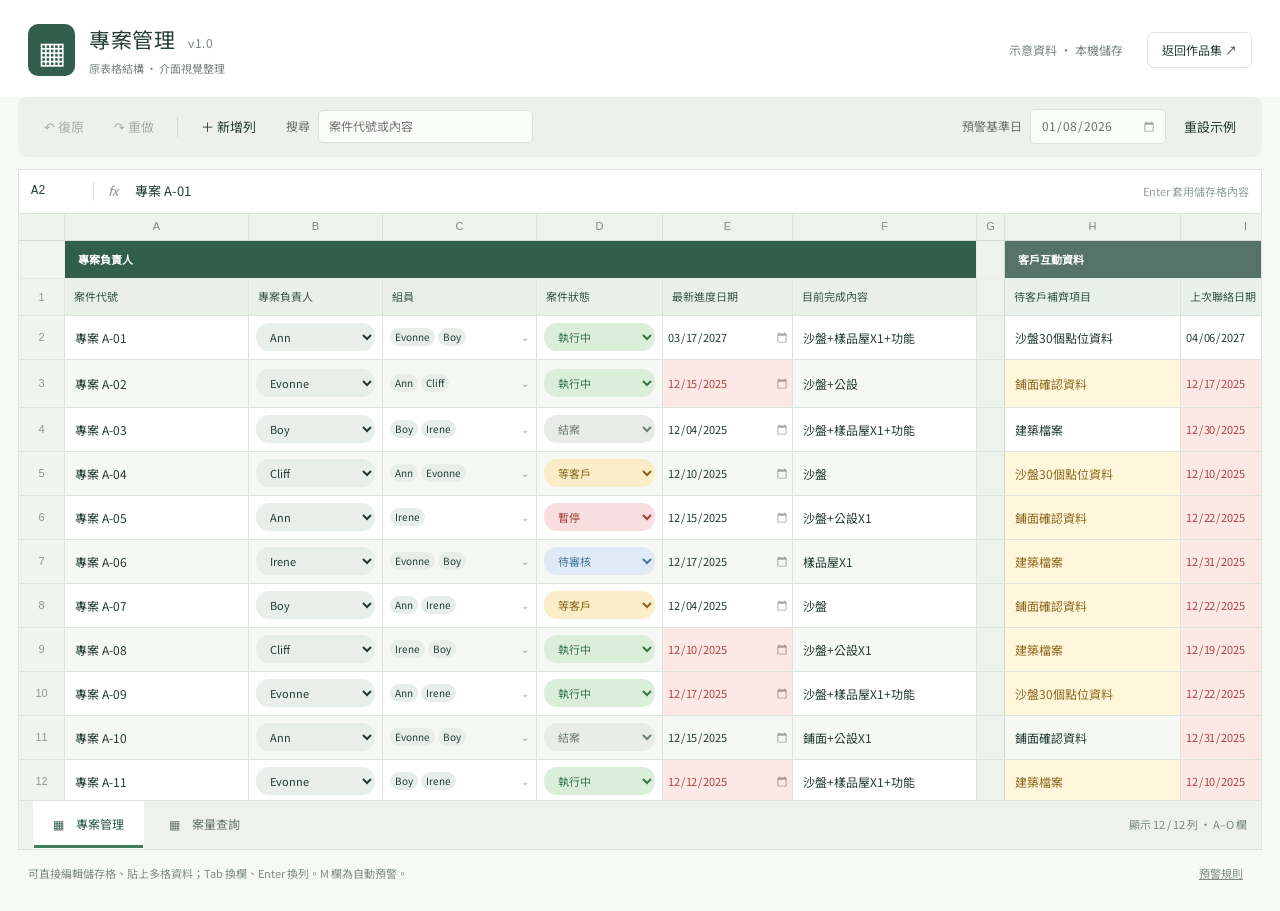
<file: risk-dashboard.html>
<!doctype html><html lang="zh-Hant"><head><meta charset="UTF-8"><meta name="viewport" content="width=device-width,initial-scale=1"><title>專案管理試算表｜Ann</title><link rel="stylesheet" href="assets/risk-dashboard-styles.css"></head><body> <header class="file-header"><a href="index.html" class="file-icon" aria-label="返回作品集">▦</a><div><h1>專案管理 <span>v1.0</span></h1><p>原表格結構 · 介面視覺整理</p></div><div class="save-state" id="save-state" role="status">示意資料 · 本機儲存</div><a class="back-link" href="index.html">返回作品集 ↗</a></header> <div class="toolbar" aria-label="試算表工具"><button id="undo" title="復原 Ctrl / ⌘ + Z" disabled="disabled">↶ 復原</button><button id="redo" title="重做 Ctrl / ⌘ + Shift + Z" disabled="disabled">↷ 重做</button><span class="divider"></span><button id="add-row">＋ 新增列</button><label class="search-label">搜尋<input id="search" type="search" placeholder="案件代號或內容"></label><label>預警基準日<input id="as-of" type="date" value="2026-01-08"></label><button id="reset">重設示例</button></div> <div class="formula-bar"><output id="cell-address" aria-label="目前儲存格">A2</output><span class="fx">fx</span><input id="formula-input" aria-label="儲存格內容" placeholder="選取儲存格後，可在這裡編輯"><span class="cell-hint" id="cell-hint">點選儲存格直接編輯</span></div> <main><section id="main-sheet" aria-label="專案管理工作表"><div class="sheet-viewport" id="main-viewport" tabindex="0" role="region" aria-label="專案試算表，左右捲動查看 A 到 O 欄"><table id="sheet-table" aria-label="專案管理 A 到 O 欄"><colgroup id="sheet-cols"></colgroup><thead id="sheet-head"></thead><tbody id="sheet-body"></tbody></table></div></section> <section id="query-sheet" aria-label="案量查詢工作表" hidden><div class="query-toolbar"><p>查詢「專案負責人」或「組員」包含所選成員的案件。</p><label>案件狀態<select id="query-status"><option value="">全部狀態</option></select></label></div><div class="sheet-viewport query-viewport" tabindex="0" role="region" aria-label="案量查詢 A 到 E 欄"><table id="query-table"><colgroup><col class="row-col"><col style="width:220px"><col style="width:160px"><col style="width:240px"><col style="width:160px"><col style="width:130px"></colgroup><thead><tr class="letters"><th></th><th>A</th><th>B</th><th>C</th><th>D</th><th>E</th></tr><tr class="group-row"><th></th><th colspan="5" class="group-owner">案量查詢</th></tr><tr class="query-schema"><th class="row-number">1</th><th>專案負責人/組員</th><th>第 1 欄</th><th>第 2 欄</th><th>第 3 欄</th><th>第 4 欄</th></tr></thead><tbody><tr><th class="row-number">2</th><td><select id="query-person" aria-label="查詢專案負責人或組員"></select></td><td></td><td></td><td></td><td></td></tr><tr class="query-labels"><th class="row-number">3</th><th>案件代號</th><th>專案負責人</th><th>組員</th><th>案件狀態</th><th>總案件數</th></tr></tbody><tbody id="query-results"></tbody></table></div></section> </main> <footer><div class="sheet-tabs" role="tablist" aria-label="工作表"><button role="tab" aria-selected="true" id="tab-main" aria-controls="main-sheet" data-sheet="main">▦　專案管理</button><button role="tab" aria-selected="false" id="tab-query" aria-controls="query-sheet" data-sheet="query">▦　案量查詢</button></div><span id="sheet-summary" aria-live="polite"></span></footer> <div class="help-line"><span>可直接編輯儲存格、貼上多格資料；Tab 換欄、Enter 換列。M 欄為自動預警。</span><button id="show-rules">預警規則</button></div><p class="message" id="message" role="status" aria-live="polite"></p> <dialog id="member-dialog" aria-labelledby="member-title"><form id="member-form"><h2 id="member-title">選擇組員</h2><div id="member-options"></div><label class="custom-member">其他組員<input id="extra-members" placeholder="以逗號分隔姓名"></label><div class="dialog-actions"><button type="button" id="cancel-members">取消</button><button class="primary" type="submit">套用</button></div></form></dialog> <dialog id="rules-dialog" aria-labelledby="rules-title"><h2 id="rules-title">預警規則</h2><ul><li>執行中案件超過 7 天未更新 E 欄：產出停滯。</li><li>I 欄聯絡紀錄超過 7 天：日期標紅；H 欄仍有缺件且資料紀錄超過 7 天：客戶未給資料。</li><li>執行中案件超過 L 欄日期：進度落後；剩餘 0–3 天：即將到期。</li><li>K 欄晚於 L 欄：排程衝突。D 欄為暫停：專案暫停。</li><li>結案不再顯示 M 欄預警；I 欄仍反映聯絡日期。</li></ul><label>客戶修改次數提醒門檻<input id="revision-threshold" type="number" min="1" max="999" value="3"></label><p class="fine-print">依作品集說明重建的示範規則；原始試算表公式未包含於檔案。日期使用原圖資料，預設基準日為 2026-01-08，可自行調整。</p><button id="close-rules" class="primary">完成</button></dialog> <script src="assets/risk-dashboard-app.js?v=11.05-navigation"></script></body></html>
</file>
<file: assets/site.css>
@font-face{font-family:Noto Sans TC;font-style:normal;font-weight:400;font-display:swap;src:url(fonts-sans-400.woff2) format("woff2")}@font-face{font-family:Noto Sans TC;font-style:normal;font-weight:700;font-display:swap;src:url(fonts-sans-700.woff2) format("woff2")}@font-face{font-family:"Noto Serif TC";font-style:normal;font-weight:400;font-display:swap;src:url(fonts-serif-400.woff2) format("woff2")}@font-face{font-family:"Noto Serif TC";font-style:normal;font-weight:700;font-display:swap;src:url(fonts-serif-700.woff2) format("woff2")}:root{--mono: ui-monospace, SFMono-Regular, Consolas, monospace;--ink: #192924;--pine: #254136;--moss: #d6e0c5;--paper: #f6f2e9;--cream: #efe9da;--red: #e64132;--yellow: #f2c746;--line: rgba(25, 41, 36, .18);--serif: "Noto Serif TC", Georgia, "Times New Roman", "Songti TC", "PMingLiU", serif;--sans: Inter, "Noto Sans TC", "Microsoft JhengHei", Arial, sans-serif}*{box-sizing:border-box}html{scroll-behavior:smooth}body{margin:0;background:var(--paper);color:var(--ink);font-family:var(--sans);font-size:16px;line-height:1.6}button,a{font:inherit}a{color:inherit;text-decoration:none}button{color:inherit}.skip-link{position:fixed;left:1rem;top:-4rem;z-index:20;padding:.6rem 1rem;background:var(--yellow);color:var(--ink)}.skip-link:focus{top:1rem}.site-header{position:absolute;top:0;left:0;right:0;z-index:5;display:grid;grid-template-columns:1fr auto 1fr;align-items:center;height:88px;padding:0 clamp(1.4rem,4vw,4.5rem);color:var(--paper);font-size:.68rem;letter-spacing:.11em}.wordmark{font-size:.78rem;font-weight:800;letter-spacing:.12em;width:max-content}.wordmark span{color:var(--yellow);padding:0 .2rem}.site-header nav{display:flex;gap:1.7rem}.site-header nav a{opacity:.85;transition:opacity .2s}.site-header nav a:hover,.site-header nav a:focus{opacity:1;text-decoration:underline;text-underline-offset:5px}.header-role{justify-self:end;opacity:.85}.hero{min-height:760px;background:var(--ink);color:var(--paper);padding:150px clamp(1.4rem,4vw,4.5rem) 2rem;overflow:hidden;position:relative}.hero:after{display:none}.hero-kicker,.section-index,.dialog-meta{color:var(--yellow);letter-spacing:.15em;font-size:.66rem;font-weight:700}.hero-grid{max-width:1450px;margin:2.8rem auto 0;display:grid;grid-template-columns:minmax(0,1.3fr) minmax(310px,.7fr);min-height:400px;align-items:center}.eyebrow{margin:0 0 .3rem;color:var(--moss);font-size:clamp(.75rem,1.3vw,1rem);letter-spacing:.07em}h1,h2,h3,p{margin-top:0}h1,h2{font-family:var(--serif);font-weight:400;line-height:.94;letter-spacing:-.055em}h1{margin:0;max-width:940px;font-size:clamp(3.7rem,6.5vw,7rem)}h1 i,h2 i{color:var(--yellow);font-weight:400}.hero-summary{max-width:620px;margin:2rem 0 1.8rem;font-size:clamp(1rem,1.55vw,1.3rem);line-height:1.75;color:#f6f2e9d9}.text-link{display:inline-flex;gap:1.1rem;border-bottom:1px solid var(--yellow);padding-bottom:.45rem;font-size:.77rem;letter-spacing:.09em;font-weight:800}.text-link span{color:var(--yellow);font-size:1.1rem;line-height:.8;transition:transform .2s}.text-link:hover span{transform:translateY(4px)}.hero-orbit{position:relative;width:min(34vw,430px);aspect-ratio:1;justify-self:end;transform:rotate(-18deg)}.orbit{position:absolute;border:1px solid rgba(214,224,197,.65);border-radius:50%;left:50%;top:50%;transform:translate(-50%,-50%)}.orbit-large{width:100%;height:55%}.orbit-small{width:52%;height:100%}.orbit-core{position:absolute;inset:37%;display:grid;place-items:center;background:var(--yellow);color:var(--ink);border-radius:50%;font:2.4rem/1 var(--serif);transform:rotate(18deg)}.orbit-core span{font-family:var(--sans);font-size:1.1rem}.orbit-label{position:absolute;color:var(--moss);font-size:.61rem;letter-spacing:.15em;font-weight:700;transform:rotate(18deg)}.label-one{left:2%;top:20%}.label-two{right:-2%;bottom:22%}.label-three{left:31%;bottom:-7%}.hero-foot{position:static;display:flex;justify-content:space-between;margin-top:1rem;padding-top:1rem;border-top:1px solid rgba(246,242,233,.25);color:var(--moss);font-size:.62rem;letter-spacing:.12em}.hero-foot b{color:var(--yellow);font-size:1rem;padding-left:.5rem}.section-wrap{padding-left:clamp(1.4rem,9vw,10.7rem);padding-right:clamp(1.4rem,9vw,10.7rem)}.thesis{padding-top:9rem;padding-bottom:10rem;display:grid;grid-template-columns:23% 1fr;gap:3rem}.thesis-body{display:grid;grid-template-columns:.65fr 1.35fr;gap:clamp(2rem,4vw,5rem)}.thesis-intro{margin:0;color:var(--red);font:clamp(1.8rem,3.4vw,3.6rem)/1.1 var(--serif);letter-spacing:-.045em}.thesis h2{max-width:900px;font-size:clamp(2.25rem,2.8vw,3.5rem);margin-bottom:2.3rem}.thesis p:not(.thesis-intro){max-width:590px;font-size:1.05rem;line-height:2}.thesis p+p{margin-top:1.25rem}.shift-chain{display:flex;flex-wrap:wrap;align-items:center;gap:.55rem;margin:2rem 0;color:var(--pine);font-size:.67rem;font-weight:800;letter-spacing:.09em}.shift-chain i{color:var(--red);font-style:normal;font-size:1.1rem}.evidence{padding:7.8rem 0 8.5rem;background:var(--moss)}.evidence-heading{display:grid;grid-template-columns:23% 1fr;gap:3rem;align-items:start}.evidence h2,.work h2,.approach h2,.about h2{margin:0;font-size:clamp(3rem,5.4vw,6rem)}.evidence h2{max-width:780px}.evidence-intro{max-width:555px;margin:1.6rem 0 0;font-size:1rem;line-height:1.85}.evidence-map{width:min(1240px,calc(100% - 2.8rem));margin:5.3rem auto 0;display:grid;grid-template-columns:1fr 230px 1fr;align-items:center;gap:clamp(1rem,5vw,4rem)}.evidence-column{display:grid;gap:.85rem}.map-note{min-height:2.2rem;color:#192924ad;font-size:.58rem;letter-spacing:.09em}.map-label{font-size:.65rem;letter-spacing:.15em;font-weight:800;margin-bottom:.75rem;color:var(--pine)}.evidence-column a{display:block;padding:1.05rem 1.2rem;border-top:1px solid var(--ink);font-size:.86rem;line-height:1.5;transition:background .2s,transform .2s}.evidence-column a:last-child{border-bottom:1px solid var(--ink)}.evidence-column a b{display:block;color:var(--red);font-size:.75rem;letter-spacing:.04em;margin-top:.25rem}.evidence-column a:hover{background:#f6f2e980;transform:translate(4px)}.evidence-core{width:230px;height:230px;border:1px solid var(--ink);border-radius:50%;display:grid;place-items:center;text-align:center;background:var(--paper);font:1.35rem/1.05 var(--serif);letter-spacing:-.04em}.work{padding-top:8rem;padding-bottom:10rem}.work-heading{display:flex;justify-content:space-between;gap:2rem;align-items:flex-end;margin-bottom:3.7rem}.work h2{margin-top:1.25rem}.filters{display:flex;gap:.6rem;flex-wrap:wrap;justify-content:flex-end}.filter{cursor:pointer;border:1px solid var(--ink);background:transparent;padding:.55rem .8rem .48rem;border-radius:2rem;font-size:.72rem;letter-spacing:.05em;transition:all .2s}.filter span{color:var(--red);margin-left:.2rem}.filter:hover,.filter.is-active{color:var(--paper);background:var(--ink)}.filter.is-active span{color:var(--yellow)}.work-intro{max-width:360px;margin:0 0 .5rem;font-size:.86rem;line-height:1.8}.project-grid{display:grid;grid-template-columns:repeat(2,minmax(0,1fr));border-left:1px solid var(--ink);border-top:1px solid var(--ink)}.project-card{min-height:490px;border-right:1px solid var(--ink);border-bottom:1px solid var(--ink);transition:opacity .25s,transform .25s}.project-card.is-hidden{display:none}.project-open{padding:1.1rem;width:100%;height:100%;border:0;background:transparent;text-align:left;cursor:pointer;display:flex;flex-direction:column;position:relative}.project-open:focus-visible{outline:3px solid var(--red);outline-offset:-3px}.card-number{font-size:.61rem;letter-spacing:.13em;font-weight:800}.card-visual{height:250px;margin:1.2rem 0 1.3rem;overflow:hidden;position:relative}.card-copy{max-width:80%}.card-copy h3{margin:0 0 .65rem;font:clamp(1.55rem,2.4vw,2.5rem)/1.03 var(--serif);letter-spacing:-.045em}.card-copy p{margin:0;font-size:.78rem;line-height:1.65}.card-arrow{position:absolute;right:1.1rem;bottom:1.1rem;display:grid;place-items:center;width:2.5rem;height:2.5rem;border:1px solid var(--ink);border-radius:50%;transition:color .2s,background .2s,transform .2s}.project-open:hover .card-arrow{background:var(--ink);color:var(--yellow);transform:rotate(45deg)}.hero-case{grid-column:1 / -1;min-height:620px}.hero-case .project-open{padding:1.55rem}.hero-case .card-visual{height:330px;margin:1.5rem 0 1.8rem}.hero-case .card-copy{max-width:67%}.hero-case .card-copy h3{font-size:clamp(2.6rem,4.8vw,5.5rem)}.case-weight{position:absolute;top:1.45rem;right:1.55rem;padding:.25rem .5rem;border:1px solid var(--ink);border-radius:1rem;color:var(--red);font-size:.57rem;font-weight:800;letter-spacing:.1em}.exploration-heading{margin:8.5rem 0 3.5rem;display:grid;grid-template-columns:23% 1fr;gap:3rem}.exploration-heading h3{max-width:770px;margin:0 0 1.3rem;font:clamp(2.2rem,4.2vw,4.5rem)/.98 var(--serif);letter-spacing:-.05em}.exploration-heading h3 i{color:var(--red);font-weight:400}.exploration-heading p{max-width:620px;margin:0;font-size:.92rem;line-height:1.85}.exploration-grid{grid-template-columns:repeat(3,minmax(0,1fr))}.exploration-grid .project-card{min-height:455px}.exploration-grid .card-copy{max-width:88%}.exploration-grid .card-copy h3{font-size:clamp(1.6rem,2vw,2.2rem)}.path-visual{background:var(--pine);color:var(--paper);display:flex;align-items:center;gap:clamp(.8rem,2.2vw,2rem);padding:2rem}.path-visual span,.path-visual b{position:relative;z-index:1;font:clamp(1.35rem,2.45vw,2.7rem)/.82 var(--serif);letter-spacing:-.065em}.path-visual i{flex:1;height:1px;background:var(--moss);position:relative}.path-visual i:after{content:"";width:.72rem;height:.72rem;border-radius:50%;background:var(--yellow);position:absolute;right:0;top:50%;transform:translateY(-50%)}.path-visual b{color:var(--yellow);text-align:right}.card-visual em{position:absolute;right:.85rem;bottom:.35rem;font:4.7rem/.8 var(--serif);color:#f6f2e92b;font-style:normal}.library-visual{display:grid;grid-template-columns:repeat(3,1fr);grid-template-rows:1fr 1fr;gap:1px;background:var(--ink);color:var(--ink)}.library-visual>*{background:var(--yellow);display:grid;place-items:center;font:clamp(.92rem,1.45vw,1.3rem)/.9 var(--serif);letter-spacing:-.04em}.library-visual b{grid-row:span 2;background:var(--red);color:var(--paper);font:clamp(2.35rem,4vw,3.2rem)/.9 var(--serif);letter-spacing:-.06em}.library-visual span:nth-of-type(2),.library-visual span:nth-of-type(3){background:var(--moss)}.library-visual em{color:#19292438}.risk-visual{background:var(--ink);padding:1.3rem;color:var(--paper)}.risk-visual span{font-size:.62rem;letter-spacing:.15em}.risk-visual b{position:absolute;left:1.2rem;bottom:1.5rem;font:3.8rem/.8 var(--serif);color:var(--red);letter-spacing:-.09em}.risk-visual i{position:absolute;right:1.2rem;top:48%;color:var(--yellow);letter-spacing:.4rem;font-style:normal}.risk-visual em{color:#f6f2e929}.video-visual{color:var(--paper);padding:1.2rem}.video-visual>span{font:2.7rem/.82 var(--serif);letter-spacing:-.07em}.video-play{width:3.2rem;height:3.2rem;border:1px solid currentColor;border-radius:50%;display:grid;place-items:center;position:absolute;left:50%;top:50%;transform:translate(-50%,-50%);font-size:.75rem;padding-left:.15rem}.you-visual{background:linear-gradient(130deg,#d4ddb6 0 30%,#455e79 30% 65%,#f0d6b4 65%)}.you-visual>span{color:var(--ink)}.you-visual em{color:#1929243d}.graph-visual{background:#112d49}.graph-visual>span{position:relative;z-index:1;color:var(--yellow)}.node-map{position:absolute;inset:12%}.node-map:before,.node-map:after{content:"";position:absolute;height:1px;background:#d6e0c599;left:17%;right:16%;top:52%;transform:rotate(22deg)}.node-map:after{transform:rotate(-25deg)}.node-map i{width:.68rem;height:.68rem;border:1px solid var(--moss);border-radius:50%;position:absolute}.node-map i:nth-child(1){left:12%;top:46%}.node-map i:nth-child(2){left:34%;top:20%}.node-map i:nth-child(3){left:50%;top:53%}.node-map i:nth-child(4){right:21%;top:27%}.node-map i:nth-child(5){right:7%;bottom:13%}.graph-visual em{color:#f6f2e933}.luma-visual{background:#f3a2ab;color:var(--ink)}.luma-visual>span{color:var(--paper)}.luma-visual p{position:absolute;left:1.3rem;bottom:1rem;font:1.4rem/.86 var(--serif);letter-spacing:-.05em}.luma-visual em{color:#19292438}.approach{padding-top:8.7rem;padding-bottom:9rem;background:var(--red);color:var(--ink)}.approach .section-index{color:var(--ink)}.approach-note{margin:1.8rem 0 -1rem;font-size:.63rem;letter-spacing:.1em}.approach h2{max-width:900px;margin:2rem 0 4.5rem}.process-list{list-style:none;padding:0;margin:0;border-top:1px solid var(--ink)}.process-list li{display:grid;grid-template-columns:12% 1fr 1fr;gap:1rem;padding:1.05rem 0;border-bottom:1px solid var(--ink)}.process-list li>span{font-size:.68rem;letter-spacing:.1em}.process-list b{font:1.8rem/1 var(--serif);letter-spacing:-.03em}.process-list p{margin:.2rem 0 0;font-size:.82rem}.ue-background{padding-top:8.5rem;padding-bottom:8.5rem;background:var(--ink);color:var(--paper)}.ue-background-heading{display:grid;grid-template-columns:23% 1fr;gap:3rem;align-items:start;margin-bottom:3rem}.ue-background h2{max-width:850px;margin:0;font-size:clamp(2.6rem,4.8vw,5.2rem)}.ue-background-heading p{max-width:680px;margin:1.5rem 0 0;color:#f6f2e9c2;font-size:.9rem;line-height:1.85}.ue-archive{border-top:1px solid rgba(246,242,233,.35);border-bottom:1px solid rgba(246,242,233,.35)}.ue-archive summary{position:relative;display:grid;grid-template-columns:minmax(0,1fr) auto;min-height:clamp(210px,32vw,440px);overflow:hidden;cursor:pointer;list-style:none}.ue-archive summary::-webkit-details-marker{display:none}.ue-archive summary:after{content:"";position:absolute;inset:0;background:linear-gradient(90deg,#192924cc,#19292429 55%,#19292475);pointer-events:none}.ue-archive summary:focus-visible{outline:3px solid var(--yellow);outline-offset:4px}.ue-archive summary>img{position:absolute;inset:0;width:100%;height:100%;object-fit:cover;object-position:center 42%;filter:saturate(.78);transition:transform .45s ease,filter .45s ease}.ue-archive summary:hover>img{transform:scale(1.015);filter:saturate(.95)}.ue-summary-label{position:relative;z-index:1;align-self:end;display:grid;gap:.35rem;padding:clamp(1rem,3vw,2.3rem)}.ue-summary-label b{color:var(--yellow);font-size:clamp(.72rem,1.3vw,1rem);letter-spacing:.14em}.ue-summary-label em{color:var(--paper);font-size:.61rem;font-style:normal;letter-spacing:.11em}.ue-summary-action{position:relative;z-index:1;align-self:end;margin:clamp(1rem,3vw,2.3rem);display:grid;place-items:center;width:3rem;height:3rem;border:1px solid rgba(246,242,233,.7);border-radius:50%;color:var(--yellow);font:1.6rem/1 var(--sans);transition:transform .25s ease,background .25s ease}.ue-archive[open] .ue-summary-action{transform:rotate(45deg);background:var(--paper);color:var(--ink)}.ue-gallery{display:grid;grid-template-columns:repeat(2,minmax(0,1fr));gap:1px;padding-top:1px;background:#f6f2e959}.ue-gallery figure{margin:0;background:var(--ink)}.ue-gallery button{display:block;width:100%;padding:0;overflow:hidden;border:0;background:var(--ink);cursor:zoom-in}.ue-gallery img{display:block;width:100%;aspect-ratio:1.8 / 1;object-fit:cover;transition:transform .35s ease,opacity .35s ease}.ue-gallery button:hover img,.ue-gallery button:focus-visible img{transform:scale(1.018);opacity:.92}.ue-gallery button:focus-visible{outline:3px solid var(--yellow);outline-offset:-3px}.ue-gallery figcaption{padding:.75rem 1rem 1rem;color:#f6f2e9ad;font-size:.62rem;letter-spacing:.08em}.ue-archive-note{max-width:720px;margin:0;padding:1.25rem 0;color:#f6f2e99e;font-size:.68rem;line-height:1.7}.ue-lightbox{width:100vw;height:100dvh;max-width:none;max-height:none;margin:0;padding:clamp(1rem,4vw,3rem);border:0;background:#0f1916f5;color:var(--paper);overflow:hidden;cursor:zoom-out}.ue-lightbox[open]{display:grid;place-items:center}.ue-lightbox::backdrop{background:#0f1916f0;-webkit-backdrop-filter:blur(5px);backdrop-filter:blur(5px)}.ue-lightbox img{display:block;max-width:calc(100vw - clamp(2rem,8vw,6rem));max-height:calc(100dvh - clamp(5.5rem,12vw,8rem));width:auto;height:auto;object-fit:contain;cursor:zoom-out;box-shadow:0 1.2rem 4rem #0000006b}.ue-lightbox-close{position:fixed;z-index:2;top:clamp(1rem,2.5vw,2rem);right:clamp(1rem,2.5vw,2rem);display:grid;place-items:center;width:2.8rem;height:2.8rem;padding:0;border:1px solid rgba(246,242,233,.72);border-radius:50%;background:transparent;color:var(--yellow);font-size:1.7rem;line-height:1;cursor:pointer}.ue-lightbox-close:hover,.ue-lightbox-close:focus-visible{background:var(--yellow);border-color:var(--yellow);color:var(--ink)}.ue-lightbox-close:focus-visible{outline:2px solid var(--yellow);outline-offset:4px}.ue-lightbox p{position:fixed;left:50%;bottom:1rem;transform:translate(-50%);margin:0;color:#f6f2e9a6;font-size:.58rem;letter-spacing:.12em;white-space:nowrap}.about{padding-top:10rem;padding-bottom:10rem;display:grid;grid-template-columns:23% 1fr;gap:3rem}.about-stamp{width:118px;height:118px;border:1px solid var(--ink);border-radius:50%;display:grid;place-items:center;text-align:center;font:1.2rem/.78 var(--serif);letter-spacing:.08em}.about h2{max-width:1020px}.about-main>p{max-width:610px;margin:2.7rem 0;font-size:1rem;line-height:2}.about-tags{display:flex;flex-wrap:wrap;gap:.45rem}.about-tags span{border:1px solid var(--ink);padding:.38rem .58rem;border-radius:1rem;font-size:.62rem;letter-spacing:.07em}footer{min-height:155px;display:grid;grid-template-columns:1fr auto 1fr;align-items:center;gap:1rem;padding:1.5rem clamp(1.4rem,4vw,4.5rem);background:var(--ink);color:var(--paper);font-size:.62rem;letter-spacing:.1em}footer p{margin:0}footer p:last-child{text-align:right}.footer-message{border-bottom:1px solid var(--yellow);padding-bottom:.3rem;font-weight:800}.footer-end{justify-self:end;display:flex;align-items:center;justify-content:flex-end;gap:clamp(1rem,2.2vw,2.5rem)}.back-to-top{display:inline-flex;align-items:center;gap:.75rem;padding:.35rem 0;border-bottom:1px solid rgba(242,199,70,.72);font-weight:800;white-space:nowrap;transition:color .2s,border-color .2s}.back-to-top b{display:grid;place-items:center;width:2rem;height:2rem;border:1px solid rgba(246,242,233,.6);border-radius:50%;color:var(--yellow);font-size:1rem;line-height:1;transition:color .2s,background .2s,border-color .2s,transform .2s}.back-to-top:hover,.back-to-top:focus-visible{color:var(--yellow);border-color:var(--yellow)}.back-to-top:hover b,.back-to-top:focus-visible b{background:var(--yellow);border-color:var(--yellow);color:var(--ink);transform:translateY(-3px)}.back-to-top:focus-visible{outline:2px solid var(--yellow);outline-offset:5px}.project-dialog{width:min(1080px,calc(100% - 2rem));max-height:min(850px,calc(100% - 2rem));border:0;padding:clamp(1.3rem,5vw,5rem);background:var(--paper);color:var(--ink);box-shadow:0 22px 70px #00000059;overflow-y:auto}.project-dialog::backdrop{background:#13201cc7;-webkit-backdrop-filter:blur(4px);backdrop-filter:blur(4px)}.project-dialog h2{font-size:clamp(3rem,6vw,6.6rem);margin:.9rem 0 1.7rem}.dialog-close{position:sticky;z-index:2;top:0;float:right;display:grid;place-items:center;width:2.7rem;height:2.7rem;border:1px solid var(--ink);border-radius:50%;background:var(--paper);cursor:pointer;font-size:1.7rem;line-height:1}.dialog-close:hover{background:var(--ink);color:var(--yellow)}.dialog-lead{max-width:750px;padding-bottom:2.2rem;border-bottom:1px solid var(--ink);font:clamp(1.2rem,2.2vw,1.8rem)/1.45 var(--serif);letter-spacing:-.025em}.proof-banner{display:grid;grid-template-columns:1fr;gap:.45rem;margin:2.2rem 0 0;padding:1rem 1.2rem;border-left:.35rem solid var(--red);background:var(--moss)}.proof-banner span,.proof-banner em{font-size:.6rem;letter-spacing:.12em;font-style:normal;font-weight:800}.proof-banner em{color:var(--red)}.proof-banner b{font:1.05rem/1.25 var(--serif);letter-spacing:-.02em}.case-study{list-style:none;padding:0;margin:2.4rem 0 2.8rem;border-top:1px solid var(--ink)}.case-study li{display:grid;grid-template-columns:26% 1fr;gap:clamp(1.4rem,5vw,4.5rem);padding:1.35rem 0;border-bottom:1px solid var(--line)}.case-study li>span{color:var(--red);font-size:.64rem;font-weight:800;letter-spacing:.12em}.case-study h3{margin:0 0 .45rem;font:1.35rem/1.12 var(--serif);letter-spacing:-.025em}.case-study p{max-width:620px;margin:0;font-size:.9rem;line-height:1.8}.hero-study li{padding:1.85rem 0}.hero-study h3{font-size:clamp(1.45rem,2.1vw,2rem)}.micro-flow{display:flex;flex-wrap:wrap;gap:.45rem;align-items:center;margin-top:1rem;color:var(--pine);font-size:.58rem;font-weight:800;letter-spacing:.08em}.micro-flow i{color:var(--red);font-size:1rem;font-style:normal}.competency-map{display:grid;grid-template-columns:repeat(3,1fr);gap:.5rem;margin:1.3rem 0 .8rem}.competency-map>div{padding:.9rem;background:var(--moss)}.competency-map b{display:block;margin-bottom:.45rem;color:var(--red);font-size:.6rem;letter-spacing:.09em}.competency-map span{display:block;font-size:.73rem;line-height:1.55}.decision-note,.evidence-note{margin-top:.9rem!important;padding-left:.9rem;border-left:2px solid var(--yellow);font-size:.8rem!important;line-height:1.7!important}.evidence-note{border-color:var(--red);color:#192924c7}.decision-matrix{display:grid;grid-template-columns:repeat(2,1fr);gap:.65rem;margin-top:1.2rem}.decision-matrix section{padding:1rem;background:var(--cream);border-top:2px solid var(--ink)}.decision-matrix section:last-child{grid-column:1 / -1}.decision-matrix b{color:var(--red);font-size:.6rem;letter-spacing:.1em}.decision-matrix p{margin-top:.55rem;font-size:.78rem;line-height:1.65}.artifact-grid{display:grid;grid-template-columns:repeat(3,1fr);gap:1px;margin-top:1.2rem;background:var(--ink)}.artifact-grid>div{min-height:125px;padding:1rem;background:var(--paper)}.artifact-grid b{display:block;color:var(--red);font:1.45rem/1 var(--serif)}.artifact-grid span{display:block;margin-top:.35rem;font-size:.72rem;font-weight:800;letter-spacing:.05em}.artifact-grid p{margin-top:.35rem;font-size:.7rem;line-height:1.45}.case-layout{display:grid;grid-template-columns:1fr 1fr;gap:clamp(1.5rem,6vw,6rem);margin:2.3rem 0}.case-layout.three{grid-template-columns:repeat(3,1fr);gap:1.5rem}.case-layout section h3{margin:0 0 .8rem;color:var(--red);font-size:.7rem;letter-spacing:.11em}.case-layout section p,.case-layout li{font-size:.9rem;line-height:1.8}.case-layout p{margin-bottom:0}.case-layout ul{padding-left:1.1rem;margin:0}.case-layout li+li{margin-top:.35rem}.path-diagram,.system-loop,.graph-route{display:flex;flex-wrap:wrap;align-items:center;justify-content:space-around;gap:1rem;padding:1.5rem;background:var(--pine);color:var(--paper);font-size:.69rem;letter-spacing:.06em}.path-diagram i{font-style:normal;color:var(--yellow);font-size:1.2rem}.system-loop i,.graph-route i{font-style:normal;color:var(--ink);font-size:1.2rem}.knowledge-diagram{padding:2rem;background:var(--moss);text-align:center}.knowledge-diagram div{padding:1.2rem;border:1px solid var(--ink);max-width:510px;margin:auto}.knowledge-diagram b{display:block;font-size:.78rem;letter-spacing:.1em}.knowledge-diagram span{font-size:.75rem}.knowledge-diagram i{display:block;margin:.2rem;font-style:normal}.risk-dashboard{padding:1.5rem;background:var(--ink);color:var(--paper);margin:2rem 0}.risk-title{display:block;margin-bottom:1rem;color:var(--yellow);font-size:.66rem;letter-spacing:.12em}.risk-dashboard>div{display:flex;justify-content:space-between;gap:2rem;padding:.65rem 0;border-top:1px solid rgba(246,242,233,.25);font-size:.8rem}.risk-dashboard em{color:var(--red);font-style:normal}.case-video{margin:2.2rem 0 2.7rem;background:var(--ink);padding:1rem}.case-video video{display:block;width:100%;max-height:440px;background:#000}.case-video span{display:block;color:var(--yellow);padding:.7rem 0 .1rem;font-size:.61rem;letter-spacing:.12em}.system-loop,.graph-route{background:var(--yellow);color:var(--ink)}.system-loop span,.graph-route span{font-size:.7rem;letter-spacing:.09em;font-weight:800}.reveal{animation:rise .8s both}.hero .reveal:nth-child(2){animation-delay:.08s}.hero .reveal:nth-child(3){animation-delay:.16s}.hero .reveal:nth-child(4){animation-delay:.25s}@keyframes rise{0%{opacity:0;transform:translateY(16px)}to{opacity:1;transform:translateY(0)}}.risk-artifact-grid{grid-template-columns:repeat(2,1fr)}.risk-evidence{display:grid;grid-template-columns:minmax(0,1.75fr) minmax(220px,.8fr);gap:1rem;margin:2rem 0}.risk-evidence figure{margin:0;padding:.65rem;background:var(--ink)}.risk-evidence img{display:block;width:100%;height:auto}.risk-evidence figcaption{display:grid;gap:.25rem;padding:.75rem .15rem .15rem;color:var(--paper)}.risk-evidence figcaption b{color:var(--yellow);font-size:.7rem;letter-spacing:.1em}.risk-evidence figcaption span{font-size:.72rem;line-height:1.5}.risk-evidence figcaption em{color:#f6f2e9a6;font-size:.58rem;font-style:normal;letter-spacing:.05em}.artifact-evidence-grid{display:grid;grid-template-columns:repeat(2,minmax(0,1fr));gap:.8rem;margin-top:1.35rem;padding:.7rem;border:1px solid var(--ink);background:linear-gradient(135deg,#d6e0c585,#f6f2e9eb)}.artifact-evidence-card{position:relative;min-width:0;margin:0;overflow:hidden;border:1px solid rgba(246,242,233,.55);background:var(--pine);color:var(--paper);box-shadow:5px 5px #19292429}.artifact-evidence-card:before{content:"";position:absolute;z-index:1;top:0;right:0;width:2.8rem;height:.22rem;background:var(--yellow)}.artifact-evidence-card img{display:block;width:100%;aspect-ratio:1.35 / 1;object-fit:cover;object-position:top;border-bottom:1px solid rgba(246,242,233,.4);background:var(--paper);transition:transform .35s ease}.artifact-evidence-card:hover img{transform:scale(1.025)}.artifact-evidence-card figcaption{position:relative;display:grid;gap:.28rem;min-height:7rem;padding:1rem 1.1rem 1.1rem;background:linear-gradient(135deg,rgba(255,255,255,.045),transparent 62%)}.artifact-evidence-number{position:absolute;top:.85rem;right:1rem;color:#f6f2e980;font:.7rem/1 var(--serif)!important;font-weight:400!important;letter-spacing:.12em}.artifact-evidence-card b{padding-right:2rem;color:var(--yellow);font-size:.78rem;letter-spacing:.07em}.artifact-evidence-card span{font-size:.82rem;font-weight:800;line-height:1.4}.artifact-evidence-card em{color:#f6f2e9b8;font-size:.62rem;font-style:normal;line-height:1.5}@media(max-width:780px){.artifact-evidence-grid{grid-template-columns:1fr}.artifact-evidence-card img{aspect-ratio:1.45 / 1}}@media(max-width:780px){.risk-artifact-grid,.risk-evidence{grid-template-columns:1fr}}@media(max-width:780px){.site-header{grid-template-columns:1fr auto;height:70px}.site-header nav{display:none}.header-role{font-size:.53rem}.hero{min-height:690px;padding-top:118px}.hero-grid{grid-template-columns:1fr}.hero-orbit{width:220px;justify-self:center;margin-top:2.5rem}.hero-foot{font-size:.5rem}.thesis,.evidence-heading,.about{grid-template-columns:1fr;gap:2rem;padding-top:6rem;padding-bottom:6rem}.thesis-body{grid-template-columns:1fr;gap:2rem}.evidence{padding:5.5rem 0}.evidence-map{grid-template-columns:1fr;gap:2rem;margin-top:3rem}.evidence-core{grid-row:2;justify-self:center}.independent{grid-row:3}.work{padding-top:5.5rem;padding-bottom:6rem}.work-heading{display:block}.filters{justify-content:flex-start;margin-top:2rem}.project-grid{grid-template-columns:1fr}.project-card{min-height:445px}.card-copy{max-width:84%}.approach{padding-top:5.5rem;padding-bottom:5.5rem}.process-list li{grid-template-columns:18% 1fr}.process-list li>div:last-child{grid-column:2}.about-stamp{width:92px;height:92px}.about h2{font-size:clamp(2.8rem,12vw,4rem)}footer{grid-template-columns:1fr;text-align:left;padding-top:2rem;padding-bottom:2rem}footer p:last-child{text-align:left}.footer-end{justify-self:start;justify-content:flex-start;flex-wrap:wrap;gap:1rem 1.5rem}.case-layout,.case-layout.three{grid-template-columns:1fr;gap:1.5rem}.project-dialog{padding:1.5rem}.project-dialog h2{margin-top:2rem}.risk-dashboard>div{display:block}.risk-dashboard em{display:block;margin-top:.2rem}}@media(max-width:780px){.hero{min-height:0;padding-bottom:1.8rem}.hero-grid{min-height:0}.hero:after{display:none}.hero-foot{position:static;left:auto;right:auto;bottom:auto;margin-top:2.6rem;padding-top:1rem;border-top:1px solid rgba(246,242,233,.25)}.shift-chain{gap:.35rem;font-size:.56rem}.evidence-intro{font-size:.92rem}.map-note{min-height:auto;margin-top:-.4rem}.work-intro{margin:1.6rem 0 0}.hero-case{min-height:510px}.hero-case .project-open{padding:1.1rem}.hero-case .card-visual{height:260px;margin:1.25rem 0}.hero-case .card-copy{max-width:84%}.hero-case .card-copy h3{font-size:clamp(2.25rem,10vw,3.25rem)}.case-weight{top:1rem;right:1rem;font-size:.5rem}.exploration-heading{grid-template-columns:1fr;gap:1.6rem;margin:5.5rem 0 2.6rem}.exploration-heading h3{font-size:clamp(2.3rem,10vw,3.6rem)}.exploration-grid{grid-template-columns:1fr}.case-study li{grid-template-columns:1fr;gap:.5rem;padding:1.05rem 0}.case-study h3{font-size:1.25rem}.case-study p{font-size:.84rem}.proof-banner{margin-top:1.5rem;padding:.85rem}.proof-banner b{font-size:.95rem}.competency-map,.decision-matrix,.artifact-grid{grid-template-columns:1fr}.decision-matrix section:last-child{grid-column:auto}.artifact-grid>div{min-height:0}.micro-flow{gap:.25rem;font-size:.49rem}.hero-study li{padding:1.25rem 0}.approach-note{margin:1.35rem 0 -.4rem;font-size:.55rem;line-height:1.7}}@media(max-width:780px){.ue-background{padding-top:5.5rem;padding-bottom:5.5rem}.ue-background-heading{grid-template-columns:1fr;gap:1.4rem;margin-bottom:2.2rem}.ue-background h2{font-size:clamp(2.5rem,12vw,3.8rem)}.ue-background-heading p{font-size:.84rem}.ue-archive summary{min-height:230px}.ue-summary-action{width:2.5rem;height:2.5rem;margin:1rem}.ue-summary-label{padding:1rem}.ue-gallery{grid-template-columns:1fr}.ue-gallery img{aspect-ratio:1.55 / 1}.ue-archive-note{padding:1rem 0}}@media(prefers-reduced-motion:reduce){html{scroll-behavior:auto}.reveal{animation:none}*{transition-duration:0s!important}}.hero-grid{grid-template-columns:minmax(0,1.2fr) minmax(310px,.8fr);gap:clamp(1.5rem,4vw,4rem)}.hero-copy{position:relative;z-index:1}.hero-copy .eyebrow{max-width:38em;font-size:clamp(.75rem,1vw,.87rem);line-height:1.7;margin-bottom:.8rem}.hero-copy h1{font-size:clamp(3.7rem,7vw,7rem)}.hero-summary{max-width:540px}.hero-explorer{width:min(37.4vw,473px);justify-self:end;align-self:center}.sculpture{position:relative;width:100%;aspect-ratio:1.1;cursor:grab;touch-action:pan-y;-webkit-tap-highlight-color:transparent;-webkit-user-select:none;user-select:none}.sculpture.is-dragging{cursor:grabbing}.sculpture-svg{display:block;width:100%;height:100%;overflow:visible}.sculpture-cards,.sculpture-links{pointer-events:none}.sculpture-controls{display:flex;justify-content:space-between;align-items:center;gap:.4rem;margin:0 4%;border-top:1px solid rgba(214,224,197,.2)}.sculpture-controls button{position:relative;min-height:48px;padding:.7rem .15rem;border:0;background:transparent;color:var(--moss);font:italic clamp(.82rem,1.3vw,1.06rem)/1.2 var(--serif);cursor:pointer;transition:color .25s}.sculpture-controls button:before{content:"";position:absolute;top:-1px;left:0;width:100%;height:1px;background:var(--yellow);transform:scaleX(0);transform-origin:left;transition:transform .35s}.sculpture-controls button[aria-pressed=true],.sculpture-controls button:hover{color:var(--yellow)}.sculpture-controls button[aria-pressed=true]:before{transform:scaleX(1)}.sculpture:focus-visible,.sculpture-controls button:focus-visible{outline:1px solid var(--yellow);outline-offset:6px;border-radius:2px}@media(max-width:780px){.hero-grid{grid-template-columns:minmax(0,1fr);gap:0}.hero-explorer{width:264px;justify-self:center;margin-top:2.2rem}.hero-copy h1{font-size:clamp(3.7rem,6.5vw,7rem)}.sculpture-controls{margin:0}.sculpture-controls button{font-size:.85rem}}@media(max-width:520px){.header-role{display:none}.site-header nav{display:flex;gap:1rem;font-size:.65rem}}.hero-explorer{position:relative;width:min(38vw,640px)}.sculpture-controls{position:absolute;left:8.2%;right:8.2%;bottom:0;margin:0;border-top:0}.sculpture-controls button{min-height:44px;padding:.75rem .1rem .4rem;font-size:clamp(.9rem,1.05vw,1.1rem)}.sculpture-controls button:before{top:auto;bottom:1px;height:1px;opacity:.8}.sculpture-links path,.sculpture-cards path{vector-effect:non-scaling-stroke}@media(min-width:1400px){.hero-grid{margin-top:-1.25rem;grid-template-columns:minmax(0,1fr) minmax(0,1.05fr);gap:4rem}.hero-explorer{margin-right:clamp(-20px,calc((1400px - 100vw)/25),0px)}.hero-copy{transform:translateY(30px)}.hero-foot{margin-top:1rem}}@media(min-width:781px)and (max-width:1399px){.hero-grid{grid-template-columns:minmax(0,1fr) minmax(0,1fr);gap:2rem}.hero-explorer{width:100%}}@media(max-width:780px){.hero-explorer{width:min(100%,430px);margin-top:2.2rem}.sculpture-controls button{font-size:.86rem}.hero-foot{display:flex;gap:1rem}.hero-foot>span{max-width:48%}}@media(max-width:1399px){.sculpture-controls{position:static;margin:.35rem 8.2% 0}}@media(min-width:1400px){.hero-copy .eyebrow{max-width:none;white-space:nowrap;font-size:clamp(.75rem,.73vw,.875rem);letter-spacing:.035em}.hero-foot{margin-top:2rem}.sculpture-controls button{font-size:.94rem}}.path-visual i{--path-progress: 100%}.path-visual i:before{content:"";position:absolute;inset:0;background:var(--yellow);transform:scaleX(var(--path-scale, 0));transform-origin:left}.path-visual i:after{right:auto;left:var(--path-progress);transform:translate(-50%,-50%);box-shadow:0 0 0 var(--path-halo, 0px) #f2c7461f;transition:box-shadow .25s}.path-visual b{transition:text-shadow .3s}.project-open:is(:hover,:focus-visible) .path-visual b{text-shadow:0 0 18px rgba(242,199,70,.16)}.library-visual>span{position:relative;transition:box-shadow .25s,filter .25s}.library-visual>span:after{content:"";position:absolute;inset:10px;border:1px solid currentColor;opacity:0;transform:scale(.95);transition:opacity .25s,transform .25s}.library-visual>span.is-lit{filter:brightness(1.07);box-shadow:inset 0 0 0 1px #19292452}.library-visual>span.is-lit:after{opacity:.3;transform:scale(1)}.risk-visual i{display:flex;align-items:center;gap:.7rem;letter-spacing:0}.risk-visual i>.risk-dot{display:block;width:.65rem;height:.65rem;padding:0;background:var(--yellow);border-radius:50%;transition:transform .3s,box-shadow .3s}.risk-visual i>.risk-dot.is-lit{transform:scale(1.2);box-shadow:0 0 0 7px #f2c7461a,0 0 14px #f2c74640}@media(prefers-reduced-motion:reduce){.library-visual>span:after,.risk-visual i>.risk-dot.is-lit{transform:none}}.about-main{min-width:0;container-type:inline-size}.about h2{font-size:clamp(1rem,5vw,4.6rem);font-size:min(4.6rem,8cqi);line-height:1.32}.about-title-line{display:block;white-space:nowrap}.design-comparison{margin-top:1.6rem;border:1px solid var(--line);padding:1.15rem;background:var(--cream)}.design-comparison h4{margin:0 0 .5rem;font-size:1.05rem}.design-comparison .comparison-intro{font-size:.78rem;opacity:.75}.comparison-tabs{display:flex;flex-wrap:wrap;gap:.5rem;margin:1rem 0}.comparison-tabs button{flex:1 1 160px;padding:.8rem;border:1px solid var(--ink);background:transparent;color:var(--ink);text-align:left;font:inherit;font-size:.82rem;cursor:pointer}.comparison-tabs button[aria-selected=true]{background:var(--pine);color:var(--paper)}.comparison-tabs button span{display:inline-block;margin-left:.5rem;font-size:.65rem;color:var(--red)}.comparison-tabs button[aria-selected=true] span{color:var(--yellow)}.comparison-tabs button:focus-visible,.comparison-panel:focus-visible{outline:3px solid var(--red);outline-offset:3px}.comparison-panel[hidden]{display:none}.comparison-panel{min-height:210px}.comparison-panel strong,.comparison-reason>strong{display:block;margin-bottom:.3rem;font-size:.78rem;color:var(--red)}.case-study .comparison-panel p{margin:0 0 .85rem;font-size:.82rem}.comparison-reason{border-top:1px solid var(--line);padding-top:1rem}.case-study .comparison-reason p{font-size:.82rem}@media(max-width:480px){.design-comparison{padding:.85rem}.comparison-panel{min-height:0}}.knowledge-case .knowledge-decision-copy b{font-size:inherit;letter-spacing:inherit}.knowledge-case .case-study p+p{margin-top:.75rem}.knowledge-case .knowledge-architecture{grid-template-columns:1fr}.knowledge-case .knowledge-architecture h4{margin:0 0 .8rem;color:var(--red);font-size:1rem;line-height:1.5}.knowledge-case .knowledge-architecture p{font-size:.84rem}.knowledge-case .knowledge-architecture .architecture-prompt b{font-size:inherit}.knowledge-case .knowledge-architecture .architecture-list{margin-top:.55rem}.knowledge-case .knowledge-architecture .architecture-list p{margin-top:0}.knowledge-case .knowledge-architecture .architecture-list p+p{margin-top:.55rem}.knowledge-case .knowledge-architecture .architecture-list b{display:inline;margin-right:.18em;font-size:inherit}.knowledge-case .knowledge-exp-example{margin:1.25rem 0 0;padding:.65rem;background:var(--paper);border:1px solid var(--line)}.knowledge-case .knowledge-exp-example img{display:block;width:100%;height:auto}.knowledge-case .evidence-note p{font-size:.8rem}#case-knowledge .library-visual>b{font-size:1.35rem}#case-knowledge .library-visual>span{overflow-wrap:anywhere}.knowledge-case .category-diagram{display:grid;grid-template-columns:repeat(8,minmax(0,1fr));row-gap:.85rem;margin:1.35rem 0 .5rem;padding:1.35rem .55rem 1rem;border-top:1px solid var(--ink);border-bottom:1px solid var(--line);background:var(--paper)}.knowledge-case .category-node{position:relative;grid-column:span 2;min-width:0;aspect-ratio:1}.knowledge-case .category-node:nth-child(n+5){margin-top:-.6rem}.knowledge-case .category-node:nth-child(5){grid-column:2 / span 2}.knowledge-case .category-node>span{position:absolute;z-index:2;top:-.28rem;left:50%;transform:translate(-50%,-50%);padding:0 .34rem;background:var(--paper);color:var(--red);font:.6rem/1 var(--mono);letter-spacing:.1em}.knowledge-case .category-node>div{width:100%;height:100%;display:flex;flex-direction:column;align-items:center;justify-content:center;gap:.34rem;padding:.72rem;border:1px solid var(--ink);border-radius:50%;background:var(--cream);text-align:center}.knowledge-case .category-node>div:after{content:"";position:absolute;right:0;top:50%;width:.34rem;height:.34rem;transform:translate(50%,-50%);border-radius:50%;background:var(--yellow);border:1px solid var(--ink)}.knowledge-case .category-node b{display:block!important;margin:0!important;color:var(--red);font:700 clamp(.58rem,1.25vw,.72rem)/1.25 var(--mono);letter-spacing:.025em;overflow-wrap:anywhere}.knowledge-case .category-node em{color:var(--ink);font:400 clamp(.56rem,1.15vw,.68rem)/1.3 var(--sans);font-style:normal}.knowledge-case .sop-diagram .category-node b{font-size:clamp(.64rem,1.35vw,.8rem)}.knowledge-case .sop-diagram .category-node em{font-size:clamp(.56rem,1.1vw,.65rem)}@media(max-width:520px){.knowledge-case .category-diagram{grid-template-columns:repeat(4,minmax(0,1fr));gap:.75rem 0;padding:1.4rem .35rem 1rem}.knowledge-case .category-node{grid-column:span 2}.knowledge-case .category-node:nth-child(n+5){margin-top:0}.knowledge-case .category-node:nth-child(5){grid-column:span 2}.knowledge-case .category-node:nth-child(7){grid-column:2 / span 2}.knowledge-case .category-node b{font-size:clamp(.58rem,2.8vw,.72rem)}.knowledge-case .category-node em{font-size:clamp(.54rem,2.65vw,.68rem)}}.hero{min-height:710px;padding-top:140px}.hero-copy h1{font-size:clamp(3.1rem,5.4vw,6.3rem);line-height:1.23;letter-spacing:-.045em}.hero-grid{margin-top:2.5rem}.hero-copy .eyebrow{white-space:normal;font-size:.68rem;letter-spacing:.13em;margin-bottom:1.6rem}.hero-summary{max-width:580px;font-size:clamp(.95rem,1.3vw,1.12rem)}.hero-focus{max-width:550px;margin:1.8rem 0 0;font-size:.58rem;letter-spacing:.065em;color:var(--moss);line-height:2}.hero-focus span{padding:0 .35rem;color:var(--yellow)}.hero-copy{transform:none}.hero-foot{margin-top:3rem}.work{padding-top:6.5rem;padding-bottom:6rem}.work .section-index,.thesis .section-index,.about .section-index{color:var(--red)}.work h2{font-size:clamp(2.65rem,4.8vw,5.4rem);line-height:1.16}.work h2 i{color:var(--pine)}.work-intro{max-width:370px;line-height:1.95}.project-card{min-width:0}.selected-grid .project-card{min-height:480px}.selected-grid .project-open{padding:1.4rem}.selected-grid .card-copy{max-width:87%}.selected-grid .card-copy h3{font-size:clamp(1.55rem,2.3vw,2.6rem);line-height:1.32;letter-spacing:-.03em}.card-copy p{font-size:.85rem;line-height:1.85}.card-skills{display:block;font-size:.6rem;color:var(--pine);letter-spacing:.025em;margin-top:1.2rem}.card-number{line-height:1.8;font-size:.65rem;letter-spacing:.07em}.screen-visual{width:100%;height:auto;padding:1.2rem;background:var(--moss);display:flex;flex-direction:column;justify-content:center;border-radius:2px}.screen-visual img{display:block;width:100%;height:auto;aspect-ratio:auto;box-shadow:0 10px 26px #19292421;border:1px solid rgba(25,41,36,.12)}.screen-label,.screen-caption{display:block;font-size:.55rem;letter-spacing:.09em;line-height:1.7;color:var(--pine)}.screen-label{margin-bottom:.8rem}.screen-caption{margin-top:.8rem}.you-screen{background:#dee2ec}.luma-screen{background:#e7e2ed}.graph-screen{background:#cbd3df}.featured-product{grid-column:1 / -1;background:var(--cream)}.selected-grid .featured-product{min-height:430px}.featured-product .project-open{display:grid;grid-template-columns:minmax(0,.8fr) minmax(0,1.2fr);grid-template-rows:auto 1fr;column-gap:2rem;padding:2rem}.featured-product .card-number{grid-column:1}.featured-product .card-copy{grid-column:1;grid-row:2;align-self:center;max-width:100%;padding:2rem 0}.featured-product .card-copy h3{font-size:clamp(1.55rem,2.4vw,2.6rem)}.featured-product .screen-visual{grid-column:2;grid-row:1 / 3;align-self:stretch;margin:0;background:var(--pine);padding:1.5rem}.featured-product .screen-label,.featured-product .screen-caption{color:var(--moss)}.featured-product .card-arrow{right:2rem;bottom:1.75rem;background:var(--paper)}.exploration-heading{margin-top:6.5rem;grid-template-columns:23% minmax(0,1fr)}.exploration-heading h3{font-size:clamp(2rem,3.5vw,4rem);line-height:1.25}.supporting-grid{grid-template-columns:repeat(3,minmax(0,1fr))}.supporting-grid .project-card{min-height:460px}.supporting-grid .card-copy{max-width:94%;padding-bottom:2rem}.supporting-grid .card-copy h3{font-size:clamp(1.25rem,1.65vw,1.9rem);line-height:1.4;letter-spacing:-.035em}.supporting-grid .card-copy p{font-size:.8rem}.supporting-grid .card-visual{height:220px}.supporting-grid .screen-visual{padding:.75rem}.supporting-grid .path-visual{padding:1rem;gap:.5rem}.supporting-grid .path-visual span,.supporting-grid .path-visual b{font-size:clamp(1.1rem,1.6vw,1.8rem)}.thesis{padding-top:6rem;padding-bottom:6rem;background:var(--moss);grid-template-columns:23% minmax(0,1fr);gap:3rem}.thesis-body{grid-template-columns:1fr;gap:2.5rem}.thesis-intro{font-size:clamp(1.5rem,2.2vw,2.4rem)}.thesis h2{font-size:clamp(2rem,3.3vw,3.8rem);line-height:1.3}.thesis p:not(.thesis-intro){max-width:720px;font-size:1rem}.approach{padding-top:6rem;padding-bottom:6rem}.approach h2{font-size:clamp(2.4rem,4.8vw,5.3rem);line-height:1.24}.process-list li{grid-template-columns:12% 1fr}.process-list b{font-size:1.3rem;line-height:1.6}.process-list p{max-width:690px;font-size:.9rem;line-height:1.85;margin-top:.5rem}.ue-background{padding-top:6rem;padding-bottom:6rem}.ue-background h2{line-height:1.3}.about{padding-top:7rem;padding-bottom:7rem}.about h2{margin-top:1.3rem;font-size:min(4.6rem,8cqi)}.project-dialog h2{font-size:clamp(2rem,4vw,4rem);line-height:1.25;letter-spacing:-.035em}.project-dialog h2 i{color:var(--pine)}.dialog-lead{font:1.05rem/1.9 var(--sans)}.case-brief{display:grid;grid-template-columns:1fr 1fr;margin:1.5rem 0 2.2rem;border:1px solid var(--line)}.case-brief>div{padding:1rem;background:var(--cream);border:1px solid var(--line)}.case-brief dt{color:var(--red);font-size:.67rem;letter-spacing:.08em;margin-bottom:.4rem}.case-brief dd{font-size:.83rem;margin:0;line-height:1.75}.case-study h3,.hero-study h3{font-family:var(--sans);font-size:1.18rem;line-height:1.65;font-weight:700;letter-spacing:0}.case-study li{grid-template-columns:20% minmax(0,1fr);gap:2rem}.case-study p{max-width:none}.task-flow{display:grid;grid-template-columns:repeat(5,minmax(0,1fr));margin-top:1.5rem;gap:1px;background:var(--line);border:1px solid var(--line)}.task-flow>div{padding:.8rem .55rem;background:var(--moss)}.task-flow small{display:block;font:.6rem/1.5 var(--mono);color:var(--pine);margin-bottom:.35rem}.task-flow b{font-size:.75rem;line-height:1.6}.validation-plan{padding:1.5rem;background:var(--moss);margin-top:2.5rem}.validation-plan>span{font-size:.6rem;letter-spacing:.09em;color:var(--pine)}.validation-plan h3{margin:.5rem 0 1.2rem;font-size:1.2rem}.validation-plan dl{margin:0}.validation-plan dl>div{display:grid;grid-template-columns:90px minmax(0,1fr);gap:1rem;padding:.65rem 0;border-top:1px solid var(--line)}.validation-plan dt{font-size:.75rem;font-weight:700}.validation-plan dd{margin:0;font-size:.83rem;line-height:1.8}.case-return{display:flex;align-items:center;justify-content:space-between;width:100%;padding:1rem 0;margin-top:2rem;border:0;border-bottom:1px solid var(--ink);background:transparent;font-size:.9rem;cursor:pointer}.case-return-arrow{display:block;flex:0 0 20px;width:20px;height:20px}.case-return:hover{color:var(--red)}.case-return:focus-visible{outline:2px solid var(--red);outline-offset:5px}body:has(dialog[open]){overflow:hidden}section[id],article[id]{scroll-margin-top:2rem}@media(max-width:1000px){.section-wrap{padding-left:5vw;padding-right:5vw}.featured-product .project-open{gap:1.2rem;padding:1.3rem}.supporting-grid{grid-template-columns:1fr}.supporting-grid .project-card{min-height:0}.supporting-grid .project-open{display:grid;grid-template-columns:minmax(0,1fr) minmax(0,1.1fr);gap:.5rem 1.5rem}.supporting-grid .card-number{grid-column:1 / -1}.supporting-grid .card-visual{grid-column:1;margin-bottom:0}.supporting-grid .card-copy{grid-column:2;align-self:center;padding-bottom:1.5rem}.supporting-grid .card-copy h3{font-size:1.55rem}}@media(max-width:780px){.hero{min-height:0;padding-top:115px}.hero-grid{margin-top:2rem}.hero-copy h1{font-size:clamp(2.8rem,9vw,4.5rem)}.hero-copy .eyebrow{font-size:.56rem}.hero-focus{font-size:.52rem}.hero-explorer{width:min(100%,330px);margin-top:1.2rem}.hero-foot{margin-top:1.5rem}.hero-summary{font-size:1rem;margin-top:1.6rem}.section-wrap{padding-left:1.4rem;padding-right:1.4rem}.work{padding-top:4.5rem;padding-bottom:4.5rem}.work-intro{max-width:none}.selected-grid .project-card{min-height:0}.selected-grid .project-open{padding:1rem}.selected-grid .card-copy{max-width:100%;padding:0 0 2.5rem}.selected-grid .card-copy h3{font-size:1.7rem}.featured-product .project-open{display:flex;gap:0}.featured-product .screen-visual{margin:1rem 0 1.4rem;padding:1rem}.featured-product .card-copy{order:initial}.featured-product .card-arrow{right:1rem;bottom:1rem}.screen-visual{padding:1rem}.exploration-heading{grid-template-columns:1fr;gap:1.3rem;margin:4.5rem 0 2rem}.supporting-grid .project-open{display:flex;gap:0}.supporting-grid .card-visual{height:220px;margin:1rem 0 1.4rem}.supporting-grid .card-copy{max-width:100%;padding-bottom:2rem}.supporting-grid .card-copy h3{font-size:1.65rem}.supporting-grid .path-visual span,.supporting-grid .path-visual b{font-size:2rem}.thesis{grid-template-columns:1fr;gap:2rem;padding-top:4.5rem;padding-bottom:4.5rem}.thesis-body{gap:2rem}.approach{padding-top:4.5rem;padding-bottom:4.5rem}.approach h2{font-size:clamp(2rem,7vw,3.6rem)}.approach-note{line-height:1.8}.process-list b{font-size:1.1rem}.ue-background,.about{padding-top:4.5rem;padding-bottom:4.5rem}.case-brief{grid-template-columns:1fr}.case-study li{grid-template-columns:1fr;gap:.65rem}.task-flow{grid-template-columns:1fr}.task-flow>div{display:flex;align-items:center;gap:1rem}.task-flow small{margin:0}.validation-plan{padding:1rem}.validation-plan dl>div{grid-template-columns:1fr;gap:.3rem}.knowledge-case .category-node>div{padding:.7rem}}.explorations{padding-top:0}.explorations .exploration-heading{margin-top:0}.explorations .exploration-heading h2{max-width:770px;margin:0 0 1.3rem;letter-spacing:-.05em;font-size:clamp(2rem,3.5vw,4rem);line-height:1.25}@media(max-width:780px){.explorations{padding-top:0}}.explorations .exploration-heading h2 i{color:var(--red);font-weight:400}.shift-editorial{background:var(--moss);border-bottom:1px solid var(--line);align-items:start;padding-top:clamp(5rem,7.5vw,9rem);padding-bottom:clamp(5rem,7.5vw,9rem)}.shift-editorial>.section-index{padding-top:.55rem}.shift-editorial-body{display:grid;grid-template-columns:minmax(0,.75fr) minmax(0,1.25fr);gap:clamp(2rem,3.5vw,4.2rem);align-items:start;min-width:0}.thesis p.shift-statement{margin:0;color:var(--red);font-family:Georgia,Times New Roman,serif;font-size:clamp(2.5rem,3.5vw,4.5rem);font-weight:400;line-height:1.04;letter-spacing:-.045em}.shift-copy{min-width:0}.thesis .shift-copy h2{margin:0 0 1.65rem;font-size:clamp(1.7rem,2.65vw,3.25rem);line-height:1.3;letter-spacing:-.05em;font-weight:400}.thesis .shift-copy>p{margin:0;max-width:640px;font-size:.93rem;line-height:2}.shift-flow{display:grid;grid-template-columns:repeat(3,minmax(0,1fr));gap:1.8rem;list-style:none;margin:2.2rem 0 0;padding:0}.shift-flow li{position:relative;min-width:0;padding-top:.9rem;border-top:1px solid var(--line)}.shift-flow li:not(:last-child):after{content:"\2192";position:absolute;top:1.1rem;right:-1.35rem;color:var(--red);font-size:1rem;line-height:1}.shift-flow h3{margin:0 0 .65rem;font-family:var(--sans);font-size:.64rem;line-height:1.55;letter-spacing:.055em;font-weight:700}.thesis .shift-flow p{margin:0;font-size:.76rem;line-height:1.8}.shift-flow li:last-child{border-top-color:var(--red)}.shift-flow li:last-child h3{color:var(--red)}@media(min-width:781px)and (max-width:1150px){.shift-editorial{grid-template-columns:1fr;gap:2.5rem}.shift-editorial-body{grid-template-columns:minmax(0,.7fr) minmax(0,1.3fr)}.thesis p.shift-statement{font-size:clamp(2.5rem,4.5vw,3.5rem)}.thesis .shift-copy h2{font-size:clamp(1.8rem,3vw,2.5rem)}}@media(max-width:780px){.shift-editorial{padding-top:4.5rem;padding-bottom:4.5rem;gap:1.7rem}.shift-editorial-body{grid-template-columns:1fr;gap:2.5rem}.thesis p.shift-statement{font-size:clamp(2.8rem,10vw,4.5rem)}.thesis .shift-copy h2{font-size:clamp(1.55rem,5.5vw,2.65rem)}.thesis .shift-copy>p{font-size:.9rem}.shift-flow{gap:1.25rem;margin:1.8rem 0 0}.shift-flow li:not(:last-child):after{right:-1rem;font-size:.85rem}.shift-flow h3{font-size:.57rem;letter-spacing:.015em}.thesis .shift-flow p{font-size:.7rem}}#work{background:var(--paper)}.portfolio-tier .work-heading{display:grid;grid-template-columns:minmax(0,1.35fr) minmax(0,1fr);gap:clamp(2rem,4vw,4.5rem);align-items:end}.portfolio-tier .work-heading>div{min-width:0}.portfolio-tier .work-intro{max-width:440px;margin:0}.portfolio-tier .card-skills{font-size:.68rem;line-height:1.8;letter-spacing:0}.portfolio-tier .card-copy{min-width:0}.selected-cases h2{font-size:clamp(2.2rem,4.1vw,4.7rem);line-height:1.3}.selected-cases .selected-grid{grid-template-columns:repeat(2,minmax(0,1fr))}.selected-cases .featured-product{min-height:440px}.selected-cases .featured-product .card-copy{padding-bottom:3rem}.selected-cases .selected-grid>.project-card:not(.featured-product){min-height:0}.selected-cases .selected-grid>.project-card:not(.featured-product) .project-open{padding:1.5rem 1.5rem 4.6rem}.selected-cases .selected-grid>.project-card:not(.featured-product) .card-visual{height:clamp(230px,22vw,330px);flex:0 0 auto;padding:1rem;margin:1.2rem 0 1.5rem}.selected-cases .selected-grid>.project-card:not(.featured-product) .card-visual img{min-height:0;width:100%;height:100%;object-fit:contain;border:0;box-shadow:none}.selected-cases .screen-label,.selected-cases .screen-caption{flex:0 0 auto}.selected-cases .selected-grid>.project-card:not(.featured-product) .card-copy{max-width:100%;padding:0}.selected-cases .research-card .screen-label,.selected-cases .research-card .screen-caption{color:var(--moss)}.selected-cases .research-card .research-card-scope{padding-right:0}.selected-cases .selected-grid>.project-card:not(.featured-product) .card-arrow{right:1.5rem;bottom:1.4rem}.systems,.explorations.portfolio-tier{padding-top:0}.systems .work-heading{margin-bottom:2.6rem}.systems h2{font-size:clamp(2rem,3.5vw,4rem);line-height:1.3}.systems-grid{grid-template-columns:repeat(2,minmax(0,1fr))}.systems-grid .project-card{min-height:0}.systems-grid .project-open{padding:1.3rem 1.3rem 4.5rem}.systems-grid .card-visual{width:100%;height:160px;margin:1rem 0 1.35rem}.systems-grid .card-visual em{display:none}.systems-grid .library-visual>span{font-size:clamp(.65rem,1.3vw,1.1rem);line-height:1.2}.systems-grid .card-copy h3{font-size:clamp(1.5rem,2.1vw,2.3rem);line-height:1.4}.systems-grid .card-copy p{font-size:.82rem}.systems-grid .card-skills{margin-top:1rem}.systems-grid .path-visual{padding:1.5rem}.explorations.portfolio-tier .work-heading{margin-bottom:2.3rem}.explorations.portfolio-tier h2{font-size:clamp(1.8rem,3.2vw,3.6rem);line-height:1.3}.explorations.portfolio-tier h2 i{color:var(--red)}.prototype-grid{grid-template-columns:repeat(2,minmax(0,1fr));width:100%}.prototype-grid .project-open{padding:1.1rem 1.1rem 4.25rem}.prototype-grid .card-visual{height:clamp(190px,17vw,240px);padding:.75rem;margin:1rem 0 1.25rem;flex:0 0 auto}.prototype-grid .screen-label{flex:0 0 auto;margin-bottom:.6rem;font-size:.52rem}.prototype-grid .screen-visual img{min-height:0;height:100%;object-fit:contain;border:0;box-shadow:none}.prototype-grid .card-copy h3{font-size:clamp(1.35rem,1.8vw,2rem);line-height:1.4}.prototype-grid .card-copy p{font-size:.82rem;line-height:1.85}.prototype-grid .card-skills{margin-top:.9rem;font-size:.64rem}.prototype-grid .card-arrow{width:2.1rem;height:2.1rem}.prototype-grid #case-luma{grid-column:1 / -1;background:var(--cream)}.prototype-grid #case-luma .project-open{display:grid;grid-template-columns:minmax(0,.9fr) minmax(0,1.1fr);grid-template-rows:auto 1fr;gap:.6rem 1.75rem;padding:1.4rem}.prototype-grid #case-luma .card-number{grid-column:1;grid-row:1}.prototype-grid #case-luma .card-copy{grid-column:1;grid-row:2;align-self:center;padding-bottom:2rem}.prototype-grid #case-luma .card-visual{grid-column:2;grid-row:1 / 3;height:clamp(235px,22vw,290px);margin:0}.prototype-grid #case-luma .card-copy h3{font-size:clamp(1.5rem,2.1vw,2.2rem)}@media(min-width:781px)and (max-width:1100px){.portfolio-tier .work-heading{grid-template-columns:minmax(0,1.15fr) minmax(0,1fr);gap:2rem}.portfolio-tier .work-intro{font-size:.8rem}.prototype-grid .project-open{padding:.85rem .85rem 4.1rem}.prototype-grid .card-visual{height:185px;padding:.5rem}.prototype-grid .card-number{font-size:.6rem;letter-spacing:.01em}.prototype-grid .card-copy h3{font-size:1.25rem}}@media(max-width:780px){.portfolio-tier .work-heading{grid-template-columns:1fr;gap:1.5rem;margin-bottom:2rem}.portfolio-tier .work-intro{max-width:none}.selected-cases h2{font-size:clamp(2rem,7vw,3.2rem)}.systems h2{font-size:clamp(1.9rem,6.6vw,3rem)}.explorations.portfolio-tier h2{font-size:clamp(1.6rem,5.8vw,2.8rem)}.selected-cases .selected-grid,.systems-grid,.prototype-grid{grid-template-columns:1fr}.selected-cases .featured-product{min-height:0}.selected-cases .featured-product .card-copy{padding-bottom:2.5rem}.selected-cases .selected-grid>.project-card:not(.featured-product) .project-open{padding:1rem 1rem 4.4rem}.selected-cases .selected-grid>.project-card:not(.featured-product) .card-visual{height:auto;min-height:210px;margin:1rem 0 1.4rem}.selected-cases .selected-grid>.project-card:not(.featured-product) .card-visual img{height:auto}.selected-cases .selected-grid>.project-card:not(.featured-product) .card-arrow{right:1rem;bottom:1rem}.systems-grid .project-open{padding:1rem 1rem 4rem}.systems-grid .card-visual{height:145px}.systems-grid .card-copy h3{font-size:1.55rem}.prototype-grid .project-open{padding:1rem 1rem 4rem}.prototype-grid .card-visual{height:clamp(155px,28vw,190px);min-height:0}.prototype-grid .screen-visual img{height:100%}.prototype-grid .card-copy h3{font-size:1.5rem}.prototype-grid #case-luma .project-open{display:flex;gap:0;padding:1rem 1rem 4rem}.prototype-grid #case-luma .card-visual{height:clamp(170px,30vw,205px);min-height:0;margin:1rem 0 1.25rem}.prototype-grid #case-luma .card-copy{padding-bottom:0}.prototype-grid #case-luma .card-copy h3{font-size:1.65rem}}.hero{padding-top:115px}.hero-grid{grid-template-areas:none;grid-template-rows:auto;grid-template-columns:minmax(0,1.1fr) minmax(0,.9fr);column-gap:clamp(2rem,4vw,4rem);align-items:start;margin:1.65rem auto 0}.hero-kicker{margin:0}.hero-copy{grid-area:auto;transform:none}.hero-copy>.eyebrow{margin-top:0}.hero-focus{margin-top:3.7rem}.hero-explorer{grid-area:auto;width:min(100%,580px);margin:0;align-self:start;justify-self:end}.hero-explorer .sculpture{aspect-ratio:440 / 375}.hero-explorer .sculpture-controls{position:static;margin:.15rem 8.2% 0;border-top:0}.hero-explorer .sculpture-controls button{padding-top:.6rem}.hero-foot{margin-top:1.6rem}.sculpture-guides path,.sculpture-corners path{vector-effect:non-scaling-stroke}@media(max-width:780px){.hero-grid{grid-template-columns:minmax(0,1fr);row-gap:1.7rem;margin-top:1.7rem}.hero-focus{margin-top:1.8rem}.hero-explorer{width:min(100%,390px);margin:0;justify-self:center}.hero-foot{margin-top:1.5rem}}.project-open{-webkit-appearance:none;appearance:none;touch-action:manipulation}.project-open .card-arrow{pointer-events:none}.risk-case{--risk-soft: #e7ebde;--risk-red-bg: #f5dfd9;--risk-red-text: #8b2b23;--risk-orange-bg: #f9e7c8;--risk-orange-text: #814300}.risk-case .dialog-meta{color:var(--red)}.risk-case .dialog-lead{margin-bottom:1.7rem}.risk-case .case-brief{margin-bottom:2.4rem}.risk-thesis{background:var(--pine);color:var(--paper);padding:clamp(1.3rem,3vw,2.4rem)}.risk-overline,.risk-thesis>span{font-size:.62rem;letter-spacing:.13em;font-weight:700}.risk-thesis>span{color:var(--yellow)}.risk-thesis>p{margin:1rem 0 1.4rem;font:1.4rem/1.75 var(--serif);letter-spacing:-.02em}.risk-thesis strong{color:var(--yellow);font-weight:400}.risk-topic-tags{display:flex;flex-wrap:wrap;gap:.55rem}.risk-topic-tags span{font-size:.72rem;border:1px solid rgba(246,242,233,.35);padding:.25rem .65rem}.risk-case-nav{display:flex;flex-wrap:wrap;gap:.4rem 1.1rem;padding:1.1rem 0;margin-bottom:.5rem;border-bottom:1px solid var(--line)}.risk-case-nav a{display:inline-flex;align-items:center;min-height:36px;font-size:.7rem;border-bottom:1px solid transparent}.risk-case-nav a:hover{color:var(--red);border-color:var(--red)}.risk-case-nav a:focus-visible{outline:2px solid var(--red);outline-offset:4px}.risk-section{padding:2.8rem 0;border-bottom:1px solid var(--line);scroll-margin-top:3.8rem}.risk-section-heading{margin-bottom:1.2rem}.risk-section-heading>span{display:block;font-size:.64rem;letter-spacing:.12em;color:var(--red);font-weight:700;margin-bottom:.75rem}.risk-section-heading>h3{margin:0;font:700 clamp(1.2rem,2.3vw,1.65rem)/1.65 var(--sans);letter-spacing:-.01em}.risk-section-intro{font-size:.93rem;line-height:1.95;margin:0 0 1.7rem}.risk-problem-grid,.risk-role-grid,.risk-outcome-grid{display:grid;grid-template-columns:repeat(3,minmax(0,1fr));gap:.75rem}.risk-problem-grid section{min-width:0;padding:1.15rem;background:var(--cream);border-top:2px solid var(--red)}.risk-letter{display:block;font:2rem/1.2 var(--serif);color:var(--red);margin-bottom:.8rem}.risk-problem-grid h4{margin:0 0 1rem;font-size:1.05rem}.risk-problem-grid dl{margin:0}.risk-problem-grid dt{font-size:.67rem;color:var(--pine);font-weight:700;margin:.85rem 0 .25rem}.risk-problem-grid dd{margin:0;font-size:.83rem;line-height:1.85}.risk-design-rows{border-top:1px solid var(--ink)}.risk-design-rows>div{display:grid;grid-template-columns:30px minmax(140px,.8fr) minmax(0,1.4fr);gap:1rem;align-items:start;padding:1.3rem 0;border-bottom:1px solid var(--line)}.risk-design-rows>div>span{font:.7rem/1.8 var(--mono);color:var(--red)}.risk-design-rows h4{margin:0;font-size:.95rem;line-height:1.8}.risk-design-rows p{margin:0;font-size:.85rem;line-height:1.9}.risk-design-rows p b{display:block;color:var(--pine)}.risk-case .design-comparison{margin-top:0;padding:1.3rem}.risk-case .comparison-intro{margin-bottom:.75rem}.risk-case .comparison-panel{min-height:240px}.risk-case .comparison-panel p,.risk-case .comparison-reason p{font-size:.87rem;line-height:1.9;margin:0 0 .8rem}.risk-case .comparison-reason p{margin-bottom:0}.risk-case .comparison-panel strong{font-size:.72rem}.risk-phase-heading{display:flex;gap:1rem;align-items:flex-start;margin:2rem 0 1.15rem}.risk-phase-heading>span{display:grid;place-items:center;width:2.2rem;height:2.2rem;flex:0 0 2.2rem;border:1px solid var(--ink);background:var(--yellow);font:1.15rem/1 var(--serif)}.risk-phase-heading h4{margin:0 0 .35rem;font-size:1.05rem}.risk-phase-heading p{margin:0;font-size:.83rem;line-height:1.8}.risk-start-grid{display:grid;grid-template-columns:1fr 1fr;gap:1px;background:var(--line);border:1px solid var(--line)}.risk-start-grid>div{background:var(--cream);padding:1.15rem}.risk-start-grid small{font-size:.59rem;letter-spacing:.09em;color:var(--red)}.risk-start-grid h5{margin:.5rem 0;font-size:.95rem}.risk-start-grid p{margin:0;font-size:.85rem;line-height:1.85}.risk-role-grid section{background:var(--risk-soft);padding:1.1rem;border-top:3px solid var(--pine)}.risk-role-label{font-size:.53rem;color:var(--pine);letter-spacing:.05em}.risk-role-grid h5{font-size:1rem;margin:.55rem 0 .8rem}.risk-role-grid p{margin:0 0 1rem;font-size:.83rem;line-height:1.85}.risk-role-grid b{display:block;border-top:1px solid var(--line);padding-top:.7rem;font-size:.72rem}.risk-shared-data{margin:.75rem 0 1rem;padding:1.4rem;background:var(--pine);color:var(--paper);text-align:center}.risk-shared-data span{display:block;font-size:.56rem;letter-spacing:.15em;color:var(--yellow)}.risk-shared-data strong{display:block;margin-top:.45rem;font-size:1.1rem}.risk-shared-data p{margin:.5rem 0 0;font-size:.79rem;line-height:1.85;color:var(--moss)}.risk-case .task-flow{margin-top:.8rem}.risk-inline-note{border-left:2px solid var(--pine);padding:.25rem 0 .25rem .9rem;margin:1.3rem 0 0;font-size:.8rem;line-height:1.9;color:#425149}.risk-inline-note b{color:var(--ink)}.risk-legend{display:flex;align-items:center;flex-wrap:wrap;gap:.55rem;margin:1.25rem 0;font-size:.72rem}.risk-legend>span:last-child{color:#425149}.risk-status{display:inline-block;padding:.22rem .4rem;font-size:.7rem;font-weight:700;line-height:1.65;border:1px solid currentColor}.risk-status-red{background:var(--risk-red-bg);color:var(--risk-red-text)}.risk-status-orange{background:var(--risk-orange-bg);color:var(--risk-orange-text)}.risk-table-wrap{width:100%;overflow-x:auto;overscroll-behavior-x:contain;border:1px solid var(--line)}.risk-table-wrap:focus-visible{outline:2px solid var(--red);outline-offset:3px}.risk-rules-table{width:100%;min-width:670px;border-collapse:collapse;font-size:.8rem;line-height:1.85}.risk-rules-table caption{text-align:left;padding:.85rem 1rem;background:var(--cream);font-size:.73rem;color:var(--pine)}.risk-rules-table thead{background:var(--pine);color:var(--paper)}.risk-rules-table th,.risk-rules-table td{padding:.9rem .8rem;text-align:left;vertical-align:top;border-bottom:1px solid var(--line)}.risk-rules-table th[scope=row]{width:15%;font-size:.81rem}.risk-rules-table td:nth-child(2){width:28%}.risk-rules-table td:nth-child(3){width:25%}.risk-rules-table tbody tr:nth-child(2n){background:var(--cream)}.risk-rules-table small{display:block;font-size:.66rem;line-height:1.7;margin-top:.35rem}.risk-rules-table .risk-status+.risk-status{margin-top:.5rem}.risk-artifact-heading{margin:2.8rem 0 1.25rem}.risk-artifact-heading h4{font-size:1.1rem;margin:0 0 .5rem}.risk-artifact-heading p{font-size:.85rem;margin:0;line-height:1.85}.risk-main-artifact,.risk-query-layout figure{margin:0;padding:.7rem;background:var(--ink);color:var(--paper)}.risk-main-artifact img,.risk-query-layout img{display:block;width:100%;height:auto}.risk-case figcaption{display:grid;gap:.35rem;padding:.85rem .25rem .35rem}.risk-case figcaption b{font-size:.68rem;color:var(--yellow);letter-spacing:.08em}.risk-case figcaption span{font-size:.75rem;line-height:1.8;color:var(--moss)}.risk-query-layout{display:grid;grid-template-columns:minmax(0,.9fr) minmax(0,1.1fr);gap:1.7rem;align-items:center;margin-top:1.5rem}.risk-query-layout h4{font:1.7rem/1.5 var(--serif);margin:.75rem 0}.risk-query-layout .risk-overline{color:var(--red)}.risk-query-layout p{font-size:.85rem;line-height:1.9;margin-bottom:0}.risk-query-layout .risk-inline-note{font-size:.78rem}.risk-outcome-grid section{background:var(--moss);padding:1.15rem}.risk-outcome-grid small{font-size:.56rem;letter-spacing:.045em;color:var(--pine)}.risk-outcome-grid h4{font-size:1.05rem;margin:.7rem 0}.risk-outcome-grid p{font-size:.84rem;line-height:1.85;margin:0}.risk-closing{margin-top:2rem;padding:1.5rem;border-top:1px solid var(--ink);border-bottom:1px solid var(--ink)}.risk-closing>span{font-size:.59rem;color:var(--red);letter-spacing:.12em}.risk-closing p{font:1.25rem/1.9 var(--serif);margin:.7rem 0 0}.risk-closing strong{font-weight:700}.risk-next-step{border:1px solid var(--line);margin-top:2rem}.risk-next-step h3{margin:0;padding:1rem;font-size:.85rem;font-weight:400}.risk-next-step h3>span{margin-left:.5rem;font-size:.68rem;color:#425149}.risk-next-step>div{padding:0 1rem .5rem}.risk-next-step p{font-size:.82rem;line-height:1.9}@media(max-width:780px){.risk-thesis{padding:1.1rem}.risk-thesis>p{font-size:1.13rem}.risk-section{padding:2rem 0}.risk-problem-grid,.risk-role-grid,.risk-outcome-grid,.risk-query-layout{grid-template-columns:1fr}.risk-problem-grid section{padding:1rem}.risk-letter{margin-bottom:.5rem}.risk-start-grid{grid-template-columns:1fr}.risk-design-rows>div{grid-template-columns:25px minmax(0,1fr);gap:.4rem .65rem}.risk-design-rows p{grid-column:2}.risk-case .design-comparison{padding:1rem}.risk-case .comparison-panel{min-height:0}.risk-query-layout figure{max-width:460px;width:100%;justify-self:center}.risk-closing{padding:1.2rem .3rem}.risk-closing p{font-size:1.1rem}.risk-next-step h3>span{display:block;margin:.35rem 0 0}}.prototype-actions{display:flex;flex-wrap:wrap;gap:.7rem;margin:1.3rem 0}.prototype-actions a{display:inline-flex;align-items:center;justify-content:center;min-height:44px;padding:.7rem 1rem;border:1px solid var(--pine);font-size:.8rem;font-weight:700;line-height:1.5}.prototype-actions .prototype-primary{background:var(--pine);color:var(--paper)}.prototype-actions a:hover{background:var(--moss);color:var(--ink)}.prototype-actions a:focus-visible,.prototype-image-open:focus-visible{outline:3px solid var(--red);outline-offset:4px}.prototype-board{margin:1.5rem 0;background:var(--ink);padding:.7rem;color:var(--paper)}.prototype-image-open{display:block;width:100%;padding:0;margin:0;border:0;border-radius:0;background:transparent;cursor:zoom-in;line-height:0}.prototype-board img{display:block;width:100%;height:auto;background:#f0f1f5}.prototype-spec-list{margin:1.4rem 0 0;border-top:1px solid var(--line)}.prototype-spec-list>div{display:grid;grid-template-columns:200px minmax(0,1fr);gap:1rem;padding:1rem 0;border-bottom:1px solid var(--line)}.prototype-spec-list dt{font-size:.84rem;font-weight:700;color:var(--pine)}.prototype-spec-list dd{margin:0;font-size:.83rem;line-height:1.9}.risk-main-artifact:has(img[src$="risk-web-dashboard.webp"]){margin-top:1.3rem}@media(max-width:680px){.prototype-spec-list>div{grid-template-columns:1fr;gap:.35rem}.prototype-actions a{flex:1 1 200px}.prototype-board{padding:.4rem}.prototype-spec{scroll-margin-top:4rem}}.prototype-demo{margin-top:2rem}.prototype-demo>h4{margin:0 0 1rem;font-size:1.05rem;line-height:1.65}.prototype-demo .case-video{margin:0}.case-video-embed{display:block;width:100%;height:auto;min-height:200px;aspect-ratio:16 / 9;border:0;background:#000}.case-video .video-external{display:inline-flex;align-items:center;min-height:44px;color:var(--yellow);font-size:.78rem;line-height:1.6;text-decoration:underline;text-underline-offset:.2em}.video-external:focus-visible{outline:3px solid var(--yellow);outline-offset:3px}.you-case{overflow-wrap:break-word}.you-case #dialog-title{font-size:clamp(1.8rem,3.4vw,3.2rem)}.you-case #dialog-title i{font-size:.86em;line-height:1.45}.you-cycle{display:grid;grid-template-columns:repeat(3,minmax(0,1fr));list-style:none;margin:1.7rem 0 0;padding:0;border-top:1px solid var(--ink);border-left:1px solid var(--ink)}.you-cycle li{min-width:0;padding:1.15rem;border-bottom:1px solid var(--ink);border-right:1px solid var(--ink);background:var(--cream)}.you-cycle li:nth-child(n+4){background:var(--moss)}.you-cycle li>span{font:.61rem/1.8 var(--mono);color:var(--pine);letter-spacing:.025em}.you-cycle h4{font:1.6rem/1.3 var(--serif);margin:.65rem 0 .9rem}.you-cycle b{display:block;font-size:.8rem}.you-cycle p{margin:.5rem 0 0;font-size:.8rem;line-height:1.85}.you-cycle-return{display:flex;align-items:center;gap:1rem;padding:1rem 1.2rem;background:var(--pine);color:var(--paper)}.you-cycle-return>span{color:var(--yellow);font-size:2rem;line-height:1}.you-cycle-return p{margin:0;font-size:.82rem;line-height:1.85}.you-cycle-return b{display:block;color:var(--yellow);font-weight:500}.you-feature{margin-top:2.8rem;padding-top:.1rem}.you-feature+.you-feature{border-top:1px solid var(--line)}.you-feature-copy{margin:0 0 1.3rem;font-size:.9rem;line-height:1.95}.you-data-grid{display:grid;grid-template-columns:repeat(3,minmax(0,1fr));gap:.65rem}.you-data-grid>div{padding:1rem;background:var(--cream);border-top:2px solid var(--red)}.you-data-grid h5{margin:0 0 .5rem;font-size:.95rem}.you-data-grid p{margin:0;font-size:.8rem;line-height:1.85}.you-evidence{margin-top:1rem;border:1px solid var(--line)}.you-evidence summary{display:flex;align-items:center;gap:.8rem;padding:.9rem 1rem;list-style:none;cursor:pointer;font-size:.8rem}.you-evidence summary::-webkit-details-marker{display:none}.you-evidence summary>span{font:.55rem/1.7 var(--mono);letter-spacing:.055em;color:var(--red)}.you-evidence summary b{margin-left:auto;font-weight:400;color:var(--pine)}.you-evidence[open] summary b{transform:rotate(45deg)}.you-evidence summary:hover{background:var(--cream)}.you-evidence summary:focus-visible{outline:2px solid var(--red);outline-offset:3px}.you-evidence figure{margin:0}.you-observation-strip{margin-top:.8rem;padding:1.1rem;border-top:1px solid var(--ink);border-bottom:1px solid var(--ink)}.you-observation-strip b{font-size:.8rem}.you-observation-strip p{margin:.5rem 0 0;font-size:.8rem;line-height:1.9}.you-observation-strip span{color:var(--red);padding:0 .35rem}.you-decision-record{padding:1.4rem;background:var(--cream);border:1px solid var(--line)}.you-decision-record>span{color:var(--red);font:.6rem/1.8 var(--mono);letter-spacing:.09em}.you-decision-record h5{margin:.6rem 0 1.2rem;font:1.4rem/1.55 var(--serif)}.you-decision-record dl{display:grid;grid-template-columns:1fr 1fr;gap:1rem;margin:0}.you-decision-record dl>div{border-top:1px solid var(--line);padding-top:.7rem}.you-decision-record dt{font-size:.8rem;font-weight:700}.you-decision-record dd{margin:.4rem 0 0;font-size:.8rem;line-height:1.85}.you-learning-grid{grid-template-columns:repeat(2,minmax(0,1fr));margin-top:1rem}.you-learning-grid section:last-child{background:var(--cream)}.you-case .risk-role-grid h5{line-height:1.65}.you-case .risk-role-grid p:last-child{margin-bottom:0}#approach-title{font-size:clamp(2.1rem,4vw,4.4rem);line-height:1.35}#approach-title i{color:var(--pine)}@media(max-width:780px){.you-case #dialog-title{font-size:clamp(1.6rem,6vw,2.4rem)}.you-cycle{grid-template-columns:repeat(2,minmax(0,1fr))}.you-cycle li{padding:.8rem}.you-cycle li>span{font-size:.55rem;letter-spacing:0}.you-cycle h4{font-size:1.3rem}.you-data-grid{grid-template-columns:repeat(2,minmax(0,1fr))}.you-data-grid>div:last-child{grid-column:1 / -1}.you-evidence summary{gap:.5rem;padding:.85rem;font-size:.75rem}.you-evidence summary>span{display:none}.you-decision-record{padding:1rem}.you-decision-record dl,.you-learning-grid{grid-template-columns:1fr}.you-cycle-return{padding:.9rem}#approach-title{font-size:clamp(1.75rem,6vw,2.5rem)}}@media(max-width:360px){.you-cycle{grid-template-columns:1fr}}.graph-core{margin:1.7rem 0 2.2rem;padding:1.25rem;border:1px solid var(--ink);background:var(--cream)}.graph-core-label{color:var(--red);font:.61rem/1.8 var(--mono);letter-spacing:.07em;margin-bottom:1rem}.graph-core-path{display:grid;grid-template-columns:minmax(0,1fr) 24px minmax(0,1fr) 24px minmax(0,1fr);align-items:center;gap:.5rem}.graph-core-path>div{padding:.7rem .5rem;min-width:0}.graph-core-path>div:last-of-type{background:var(--moss);border:1px solid var(--pine);padding:.9rem}.graph-core-path small{font:.6rem/1.8 var(--mono);color:var(--pine);letter-spacing:.05em}.graph-core-path h4{font:700 .95rem/1.8 var(--sans);margin:.45rem 0}.graph-core-path p{margin:0;font:.8rem/1.85 var(--sans)}.graph-core-path>svg{width:24px;height:24px;color:var(--pine)}.graph-core-return{display:flex;align-items:center;justify-content:center;gap:.75rem;margin-top:1rem;padding:.7rem 0;border-top:1px solid var(--line);color:var(--pine);font:.8rem/1.85 var(--sans)}.graph-core-return svg{width:30px;height:30px;flex:0 0 30px}.graph-case .graph-core figcaption{display:block;padding:.3rem 0 0;color:#425149;font:.72rem/1.85 var(--sans)}.graph-core-functions{margin-bottom:1.5rem}.graph-return svg{display:block;width:32px;height:32px}.graph-return>span{flex:0 0 32px}.graph-neighborhood{display:grid;grid-template-columns:minmax(0,1fr) minmax(0,1.15fr) minmax(0,1fr);align-items:center;gap:1.6rem;padding:1.3rem;background:var(--cream);border:1px solid var(--line)}.graph-neighbors{display:grid;gap:.55rem;min-width:0}.graph-neighbors small{color:var(--pine);font-size:.7rem;line-height:1.7}.graph-neighbors>span{display:block;padding:.6rem;text-align:center;border:1px solid var(--line);background:var(--paper);font-size:.8rem}.graph-center{position:relative;display:grid;gap:.7rem;padding:1.3rem .65rem;text-align:center;color:var(--paper);background:var(--pine)}.graph-center:before,.graph-center:after{content:"";position:absolute;height:1px;width:1.6rem;top:50%;background:var(--pine)}.graph-center:before{right:100%}.graph-center:after{left:100%}.graph-center small{color:var(--yellow);font:.6rem/1.7 var(--mono)}.graph-center strong{font-size:1rem;line-height:1.8}.graph-center>span{font-size:.72rem;line-height:1.8}.graph-case .graph-state-count{margin-top:.6rem;font-size:.72rem;color:var(--pine)}.graph-recommendation{margin-top:1.2rem}.graph-inputs{display:grid;grid-template-columns:repeat(3,minmax(0,1fr));gap:.7rem}.graph-inputs>div{padding:1rem;background:var(--cream);border-top:2px solid var(--red);min-width:0}.graph-inputs small{color:var(--red);font:.6rem/1.8 var(--mono)}.graph-inputs b{display:block;margin:.5rem 0;font-size:.95rem}.graph-inputs p{margin:0;font-size:.8rem;line-height:1.85}.graph-recommend-arrow{display:grid;place-items:center;padding-top:.65rem}.graph-recommend-arrow svg{width:24px;height:24px;transform:rotate(90deg);color:var(--pine)}.graph-recommendation .risk-shared-data{margin-top:.65rem}.graph-question{margin-top:1rem}.graph-question .you-feature-copy{margin-bottom:0}.graph-practice-image img{max-width:406px;margin-inline:auto}.graph-validation>div:last-child{grid-column:1 / -1}@media(max-width:780px){.graph-core{padding:1rem}.graph-core-path{grid-template-columns:1fr;gap:.15rem}.graph-core-path>svg{transform:rotate(90deg);justify-self:center}.graph-core-path>div{padding:.65rem;text-align:center}.graph-core-return{justify-content:flex-start}.graph-neighborhood{grid-template-columns:1fr;gap:1.2rem;padding:1rem}.graph-center:before,.graph-center:after{width:1px;height:1.2rem;left:50%;right:auto}.graph-center:before{top:auto;bottom:100%}.graph-center:after{top:100%}.graph-inputs{grid-template-columns:1fr}}.luma-cycle{position:relative;padding:1.5rem 1rem .7rem;background:var(--moss);border-top:2px solid var(--pine)}.luma-cycle ol{list-style:none;padding:0;margin:0;display:grid;grid-template-columns:repeat(5,minmax(0,1fr))}.luma-cycle li{position:relative;text-align:center;padding:.5rem .15rem .65rem}.luma-cycle li>span{display:block;color:var(--red);font:.6rem/1.5 var(--mono);margin-bottom:.6rem}.luma-cycle b{display:block;color:var(--pine);font:700 clamp(.68rem,1.3vw,.86rem)/1.5 var(--mono);letter-spacing:.015em}.luma-cycle small{display:block;font-size:.72rem;margin-top:.45rem}.luma-cycle li>svg{position:absolute;width:18px;height:18px;right:-9px;top:2.15rem;color:var(--pine)}.luma-cycle-back{position:relative;padding-bottom:.4rem;text-align:center;color:var(--pine)}.luma-cycle-back>svg{width:100%;height:42px;display:block}.luma-cycle-back>span{position:relative;top:-1.2rem;background:var(--moss);padding:0 .55rem;font-size:.66rem}.luma-before-after{display:grid;grid-template-columns:1fr 1fr;gap:1px;background:var(--line);border:1px solid var(--line)}.luma-before-after section{padding:1.15rem;background:var(--cream)}.luma-before-after section:last-child{background:var(--moss)}.luma-before-after section>span{color:var(--pine);font-size:.75rem;font-weight:700}.luma-before-after ul{margin:.85rem 0 0;padding-left:1.15rem;font-size:.83rem;line-height:1.85}.luma-before-after li+li{margin-top:.4rem}.luma-takeaway{background:var(--pine);color:var(--paper);border-left:3px solid var(--yellow);padding:1.15rem 1.3rem;margin:1.3rem 0 0;font-size:.82rem;line-height:1.85}.luma-cards{display:grid;grid-template-columns:repeat(2,minmax(0,1fr));gap:.65rem;margin:1.2rem 0 1.4rem}.luma-cards>div>span{color:var(--red);font:.62rem/1.6 var(--mono)}.luma-three{grid-template-columns:repeat(3,minmax(0,1fr))}.luma-screen img{background:#f8f8f6}.luma-inline-tags{display:flex;flex-wrap:wrap;gap:.5rem;margin:1rem 0 1.5rem}.luma-inline-tags span{padding:.45rem .75rem;border:1px solid var(--line);background:var(--cream);font-size:.8rem}.luma-phrases{margin:1.3rem 0;border-top:1px solid var(--line)}.luma-phrases>div{display:grid;grid-template-columns:1.4fr 1fr;gap:1rem;padding:.9rem 1rem;border-bottom:1px solid var(--line);background:var(--cream)}.luma-phrases dt{font-size:.8rem;font-weight:700}.luma-phrases dd{margin:0;font-size:.8rem}.luma-metrics{display:grid;grid-template-columns:repeat(3,minmax(0,1fr));margin:1.4rem 0;gap:1px;background:var(--line);border:1px solid var(--line)}.luma-metrics>div{padding:1.15rem;background:var(--moss)}.luma-metrics b{display:block;color:var(--pine);font:2rem/1.4 var(--serif)}.luma-metrics span{display:block;margin-top:.5rem;font:.6rem/1.7 var(--mono)}.luma-metrics p{margin:.5rem 0 0;font-size:.8rem;line-height:1.85}.luma-output-flow{list-style:none;padding:0;margin:1.3rem 0}.luma-output-flow li{position:relative;display:flex;align-items:flex-start;gap:1rem;padding:1rem 1.25rem;background:var(--cream);border:1px solid var(--line);margin-bottom:1.15rem}.luma-output-flow li:nth-child(4),.luma-output-flow li:nth-child(5){background:var(--moss)}.luma-output-flow li>span{color:var(--red);font:.7rem/1.9 var(--mono);padding-top:.15rem}.luma-output-flow h4{margin:0;font-size:1.05rem;line-height:1.6}.luma-output-flow p{margin:.25rem 0 0;font-size:.83rem;line-height:1.8}.luma-output-flow svg{position:absolute;width:18px;height:18px;bottom:-19px;left:1.2rem;transform:rotate(90deg);color:var(--pine)}.luma-case .risk-thesis+.risk-section-intro{margin-top:1.3rem}.luma-case .risk-next-step+.risk-section-intro{margin-top:1.3rem;margin-bottom:0}@media(max-width:780px){.luma-three,.luma-before-after{grid-template-columns:1fr}.luma-phrases>div{grid-template-columns:1fr;gap:.3rem}}@media(max-width:560px){.luma-cards,.luma-metrics{grid-template-columns:1fr}.luma-cycle{padding:1rem 1.1rem 1rem 2.7rem}.luma-cycle ol{grid-template-columns:1fr}.luma-cycle li{display:grid;grid-template-columns:24px 1fr auto;text-align:left;align-items:center;gap:.4rem;padding:.65rem .2rem;min-height:65px}.luma-cycle li>span{margin:0}.luma-cycle b{font-size:.78rem}.luma-cycle small{margin:0;font-size:.64rem}.luma-cycle li>svg{transform:rotate(90deg);inset:auto auto -9px 36px}.luma-cycle-back{position:absolute;inset:48px auto 48px 18px;width:22px;border:1.5px solid var(--pine);border-right:0;border-radius:9px 0 0 9px}.luma-cycle-back:after{content:"";position:absolute;right:0;top:-4px;width:6px;height:6px;border-top:1.5px solid var(--pine);border-right:1.5px solid var(--pine);transform:rotate(45deg)}.luma-cycle-back>svg,.luma-cycle-back>span{display:none}.luma-output-flow li{padding:1rem;gap:.65rem}}.luma-cards.you-data-grid>div:last-child{grid-column:auto}.practice-case .practice-thesis{margin-top:0}.practice-thesis-note{color:var(--moss);font-size:.8rem;line-height:1.85}.practice-case .practice-features{display:block}.practice-case .you-feature-copy b{font-size:inherit;letter-spacing:inherit}.practice-case .risk-inline-note p{font-size:inherit;line-height:inherit;margin:.5rem 0 0}.practice-case .practice-features+.design-comparison{margin-top:1.7rem}.practice-case .micro-flow{font-size:.72rem;line-height:1.85;letter-spacing:0;margin:1rem 0 0}.practice-competency{margin:1.3rem 0}.practice-case .artifact-evidence-card figcaption{padding:1rem}.practice-case .artifact-evidence-card .risk-phase-heading{margin:0 0 .5rem}.practice-case .artifact-evidence-card .risk-phase-heading>span{color:var(--ink);font-size:1.15rem;line-height:1}.practice-case .artifact-evidence-card h4{color:var(--yellow);line-height:1.65}.practice-case .artifact-evidence-card figcaption>span{font-size:.83rem;font-weight:400;line-height:1.8}.practice-case .artifact-evidence-card em{font-size:.75rem;line-height:1.8}.practice-case .knowledge-exp-example{margin-top:1.3rem}.practice-validation{padding:1rem}.practice-validation>span{font-size:.68rem;color:#425149}.practice-validation h3{padding:.7rem 0}.practice-validation dl{margin:0}.practice-validation dl>div{display:grid;grid-template-columns:90px minmax(0,1fr);gap:1rem;padding:.65rem 0;border-top:1px solid var(--line)}.practice-validation dt{font-size:.8rem;font-weight:700}.practice-validation dd{margin:0;font-size:.82rem;line-height:1.9}@media(max-width:780px){.practice-case .micro-flow{font-size:.7rem;gap:.35rem}.practice-case .practice-competency{grid-template-columns:1fr}.practice-validation dl>div{grid-template-columns:1fr;gap:.3rem}}.risk-case{--case-body: .93rem;--case-feature: .9rem;--case-card: .83rem;--case-data: .8rem;font-family:var(--sans);overflow-wrap:break-word}.risk-case #dialog-title{font:400 clamp(1.8rem,3.4vw,3.2rem)/1.25 var(--serif);letter-spacing:-.035em;margin:.9rem 0 1.7rem}.risk-case #dialog-title i{font-size:.86em;line-height:1.45}.risk-case .dialog-lead{font:1.05rem/1.9 var(--sans)}.risk-case .risk-section-heading>h3{font:700 clamp(1.2rem,2.3vw,1.65rem)/1.65 var(--sans);letter-spacing:-.01em}.risk-case .risk-section-intro{font:var(--case-body)/1.95 var(--sans)}.risk-case .you-feature-copy{font:var(--case-feature)/1.95 var(--sans)}.risk-case .risk-phase-heading{gap:1rem;align-items:flex-start}.risk-case .risk-phase-heading>span{display:grid;place-items:center;flex:0 0 2.2rem;width:2.2rem;height:2.2rem;padding:0;background:var(--yellow);color:var(--ink);border:1px solid var(--ink);font:400 1.15rem/1 var(--serif);letter-spacing:0}.risk-case .risk-phase-heading h4,.risk-case .risk-problem-grid h4,.risk-case .risk-outcome-grid h4,.risk-case .risk-artifact-heading h4,.risk-case .risk-query-layout h4{font:700 1.05rem/1.65 var(--sans);letter-spacing:0}.risk-case .risk-phase-heading h4{margin:0 0 .35rem}.risk-case .risk-phase-heading p,.risk-case .risk-problem-grid dd,.risk-case .risk-role-grid p,.risk-case .risk-outcome-grid p{font:var(--case-card)/1.85 var(--sans)}.risk-case .you-data-grid h5,.risk-case .risk-start-grid h5,.risk-case .graph-inputs b{font:700 .95rem/1.6 var(--sans)}.risk-case .you-data-grid p,.risk-case .risk-start-grid p,.risk-case .graph-inputs p{font:var(--case-data)/1.85 var(--sans)}.risk-case .risk-design-rows p,.risk-case .risk-artifact-heading p,.risk-case .risk-query-layout p{font:var(--case-feature)/1.95 var(--sans)}.risk-case .risk-inline-note,.risk-case .risk-query-layout .risk-inline-note{font:.8rem/1.9 var(--sans)}.risk-case .risk-inline-note p{font:inherit}.risk-case .risk-section-intro :is(b,strong),.risk-case .you-feature-copy :is(b,strong){font-size:inherit;line-height:inherit;letter-spacing:inherit}.risk-case .case-brief dd{font:.83rem/1.75 var(--sans)}.risk-case .risk-next-step h3{font:400 .85rem/1.65 var(--sans)}.risk-case .practice-validation dd{font:.82rem/1.9 var(--sans)}.risk-case .practice-features+.design-comparison{margin-top:1.7rem}.risk-case .graph-core,.risk-case .luma-cycle{margin:1.7rem 0}.risk-case .artifact-evidence-card figcaption>span{font:.75rem/1.8 var(--sans)}.risk-case .artifact-evidence-card em{font:.68rem/1.8 var(--sans)}.risk-case .artifact-evidence-card .risk-phase-heading{margin:0 0 .5rem}.risk-case :is(.risk-phase-heading>div,.you-data-grid>div,.risk-role-grid>section){min-width:0}@media(min-width:781px){.hero{min-height:0;padding-top:118px;padding-bottom:2rem}.hero-grid{grid-template-columns:minmax(0,1.2fr) minmax(0,1fr);align-items:stretch;gap:clamp(2rem,4vw,4rem);min-height:clamp(440px,28vw,520px);margin-top:1.5rem}.hero-copy{display:flex;flex-direction:column;align-items:flex-start;transform:none}.hero-copy .eyebrow,.hero-copy h1{margin-top:0}.hero-focus{margin-top:auto;padding-top:1.8rem}.hero-explorer{display:flex;flex-direction:column;align-self:stretch;width:100%;max-width:580px;min-width:0;margin:0;justify-self:end}.hero-explorer .sculpture{flex:1 1 auto;aspect-ratio:auto;min-height:0}.hero-explorer .sculpture-svg{position:absolute;inset:0}.hero-explorer .sculpture-controls{position:static;margin:0 8.2%;flex:0 0 auto}.hero-explorer .sculpture-controls button{min-height:0;padding:0 .1rem;line-height:1.25}.hero-foot{margin-top:2rem}}@media(max-width:780px){.risk-case #dialog-title{font-size:clamp(1.6rem,6vw,2.4rem);margin-top:2rem}.risk-case .risk-section{padding:2rem 0}.risk-case .risk-phase-heading{gap:.8rem}.risk-case .you-data-grid{grid-template-columns:1fr}.risk-case .you-data-grid>div:last-child{grid-column:auto}.risk-case .risk-table-wrap{max-width:100%}}.hanazono-blueprint{margin:2.2rem 0;border:1px solid #c5c9bd;background:#faf9f4;min-width:0}.hb-heading{display:flex;justify-content:space-between;align-items:center;gap:1rem;padding:1.1rem 1.25rem;background:#254136;color:#f6f2e9}.hb-heading>div>span{display:block;color:#d3c595;font:.6rem/1.5 var(--sans);letter-spacing:.14em}.hanazono-blueprint .hb-heading h4{margin:.35rem 0 0;font:700 1.15rem/1.5 var(--sans)}.hanazono-blueprint .hb-heading p{margin:0;font:.6rem/1.7 var(--sans);letter-spacing:.1em;color:#d3c595}.hanazono-blueprint .hb-description{margin:0;padding:1.1rem 1.25rem;font:.88rem/1.9 var(--sans)}.hb-figure{margin:0}.hb-scroll{max-width:100%;overflow-x:auto;overscroll-behavior-x:contain}.hb-scroll:focus-visible{outline:2px solid #847551;outline-offset:-3px}.hanazono-blueprint .hb-diagram-open{width:100%;height:auto;padding:0;border:0;background:#faf9f4}.hb-diagram-open img{display:block;width:100%;height:auto}.hanazono-blueprint .hb-figure figcaption{display:flex;justify-content:space-between;gap:.5rem;flex-wrap:wrap;padding:.8rem 1.25rem;border-top:1px solid #d4d6cb;font:.72rem/1.7 var(--sans);color:#586357}.hb-figure figcaption a{color:#254136;text-underline-offset:3px}.hb-details{border-top:1px solid #c5c9bd}.hb-details summary{padding:1rem 1.25rem;cursor:pointer;color:#254136;font:700 .8rem/1.6 var(--sans)}.hb-details summary:focus-visible{outline:2px solid #847551;outline-offset:-3px}.hb-table{width:100%;border-collapse:collapse;font:.76rem/1.8 var(--sans)}.hb-table th,.hb-table td{padding:.85rem 1.15rem;border-top:1px solid #d4d6cb;text-align:left;vertical-align:top}.hb-table thead{background:#eaece3}.hb-table th[scope=row]{width:22%;color:#254136}.hb-mobile-hint{display:none}@media(max-width:780px){.hb-heading{display:block;padding:1rem}.hanazono-blueprint .hb-heading p{display:none}.hanazono-blueprint .hb-description{padding:1rem;font-size:.83rem}.hanazono-blueprint .hb-mobile-hint{display:block;margin:0;padding:.65rem 1rem;background:#eaece3;font:.68rem/1.6 var(--sans);color:#586357}.hanazono-blueprint .hb-diagram-open{min-width:1200px}.hb-table thead{display:none}.hb-table,.hb-table tbody,.hb-table tr,.hb-table th,.hb-table td{display:block}.hb-table th[scope=row]{width:auto;background:#eaece3}.hb-table td{border:0;padding-top:.4rem}.hb-table td:before{content:attr(data-label);display:block;color:#847551;font-size:.66rem}}.hanazono-card .screen-visual{background:#464d4c}.hanazono-card .card-arrow svg{width:20px;height:20px}.hanazono-tradeoff{display:grid;grid-template-columns:repeat(2,minmax(0,1fr));gap:1rem}.hanazono-tradeoff>div{padding:1.2rem;border-top:2px solid var(--ink);background:var(--cream)}.hanazono-tradeoff>div:last-child{background:var(--moss);border-color:var(--pine)}.hanazono-tradeoff span{font-size:.87rem;font-weight:700}.hanazono-tradeoff p{margin:.65rem 0 0;font:var(--case-feature)/1.95 var(--sans)}.hanazono-stages{display:grid;grid-template-columns:repeat(3,minmax(0,1fr));gap:1rem;list-style:none;margin:0;padding:0}.hanazono-stages li{padding:1.2rem;border:1px solid var(--line);background:var(--cream)}.hanazono-stages li>span{display:grid;place-items:center;width:2.2rem;height:2.2rem;background:var(--yellow);border:1px solid var(--ink);font:400 1.15rem/1 var(--serif)}.hanazono-stages h4{margin:1rem 0 .5rem;font:700 1.05rem/1.65 var(--sans)}.hanazono-stages p{margin:0;font:var(--case-card)/1.85 var(--sans)}.hanazono-phase{margin-top:2rem}.hanazono-phase+.hanazono-phase{margin-top:3rem;padding-top:2rem;border-top:1px solid var(--line)}.hanazono-group-title{display:flex;justify-content:space-between;gap:1rem;margin:1.7rem 0 1rem;font:700 .95rem/1.7 var(--sans)}.hanazono-group-title>span{font:.7rem/1.7 var(--mono);color:var(--red)}.hanazono-gallery{display:grid;grid-template-columns:repeat(2,minmax(0,1fr));gap:1.4rem 1rem}.hanazono-figure{margin:0;min-width:0}.hanazono-image-open{display:block;position:relative;width:100%;height:250px;padding:.65rem;border:1px solid var(--line);background:#f4f4f4;cursor:zoom-in}.hanazono-image-open img{width:100%;height:100%;display:block;object-fit:contain}.hanazono-image-open>span{position:absolute;bottom:.65rem;right:.65rem;display:grid;place-items:center;width:1.8rem;height:1.8rem;background:var(--paper);border:1px solid var(--ink);border-radius:50%;font-size:1rem}.hanazono-image-open:hover{border-color:var(--pine)}.hanazono-image-open:hover>span{background:var(--yellow)}.hanazono-image-open:focus-visible{outline:2px solid var(--red);outline-offset:3px}.hanazono-case .hanazono-figure figcaption{display:flex;align-items:baseline;gap:.7rem;padding:.65rem 0 0}.hanazono-case .hanazono-figure figcaption>span{color:var(--red);font:.65rem/1.8 var(--mono)}.hanazono-case .hanazono-figure figcaption>strong{color:var(--ink);font:400 .8rem/1.8 var(--sans)}.hanazono-case .case-video{margin-top:1.4rem}.hanazono-youtube iframe{display:block;width:100%;height:auto;min-height:200px;aspect-ratio:16 / 9;border:0;background:#000}.hanazono-video-footer{display:flex;flex-wrap:wrap;justify-content:space-between;align-items:baseline;gap:.5rem 1rem}.hanazono-video-footer a{color:var(--paper);font:.7rem/1.8 var(--sans);text-decoration:underline;text-underline-offset:3px}.hanazono-video-footer a:hover{color:var(--yellow)}.hanazono-video-footer a:focus-visible{outline:2px solid var(--yellow);outline-offset:4px}.hanazono-lightbox img{background:#f4f4f4}@media(max-width:780px){.hanazono-tradeoff,.hanazono-stages{grid-template-columns:1fr}.hanazono-stages li{padding:1rem;display:grid;grid-template-columns:2.2rem minmax(0,1fr);gap:.35rem .8rem}.hanazono-stages li>span{grid-row:1 / 3}.hanazono-stages h4{margin:0}.hanazono-stages p{grid-column:2}.hanazono-image-open{height:210px}}@media(max-width:560px){.hanazono-gallery{grid-template-columns:1fr}.hanazono-image-open{height:240px}}.hanazono-settings{margin:1.5rem 0 2rem;border:1px solid #c5c9bd;background:#f4f1e8}.hs-header{display:flex;justify-content:space-between;align-items:center;gap:1rem;padding:.9rem 1.25rem;background:#254136;color:#f6f2e9}.hs-eyebrow{display:block;color:#d3c595;font:400 .57rem/1.6 var(--sans);letter-spacing:.13em}.hanazono-settings .hs-header h4{margin:.2rem 0 0;font:700 1.08rem/1.5 var(--sans)}.hanazono-settings .hs-header p{margin:0;color:#e0e7dc;font:.75rem/1.7 var(--sans)}.hs-table{margin:0}.hs-row{display:grid;grid-template-columns:190px minmax(0,1fr);border-bottom:1px solid #d4d6cb}.hs-row>dt{display:flex;align-items:flex-start;gap:.7rem;padding:1rem 1.1rem;background:#eaeade}.hs-number{color:#806c48;font:400 1.1rem/1.5 var(--serif)}.hs-row>dt div{min-width:0}.hs-row>dt b{display:block;font:700 .78rem/1.7 var(--sans);color:#254136}.hs-row>dt div>span{display:block;margin-top:.2rem;color:#586357;font:.71rem/1.7 var(--sans)}.hanazono-settings .hs-row>dd{min-width:0;margin:0;padding:.85rem 1.1rem;font:.78rem/1.75 var(--sans)}.hanazono-settings p{margin:0;font:inherit}.hanazono-settings p+p{margin-top:.3rem}.hanazono-settings strong{font-size:inherit;font-weight:700}.hs-layout{display:grid;grid-template-columns:118px minmax(0,1fr);gap:.85rem;align-items:center}.hs-wireframe{position:relative;height:70px;background:#e6e7df;border:1px solid #b6bbae;border-radius:2px}.hs-wireframe i{position:absolute;font:400 .43rem/1.4 var(--sans);font-style:normal;letter-spacing:.02em}.hs-wire-logo{left:6px;top:6px;color:#434a4f}.hs-wire-menu{right:4px;top:4px;bottom:4px;padding:10px 3px;writing-mode:vertical-rl;background:#434a4f;color:#fcfcfc}.hs-wire-scene{top:27px;left:29px;color:#617060}.hs-wire-tools{left:18px;bottom:6px;padding:2px 6px;background:#847551;color:#fff}.hs-identity{display:flex;align-items:center;gap:.75rem;margin-bottom:.55rem}.hs-logo{position:relative;flex:0 0 126px;height:40px;overflow:hidden;background:#f5f5f5}.hs-logo img{position:absolute;display:block;width:914.4px;height:270.4px;max-width:none;left:-59px;top:-70px}.hs-palette{display:grid;grid-template-columns:repeat(3,minmax(0,1fr));gap:.55rem;list-style:none;padding:0;margin:0}.hs-palette li{display:flex;align-items:center;gap:.45rem;min-width:0}.hs-palette i{display:block;width:22px;height:28px;flex:0 0 22px;border:1px solid #00000015;background:var(--swatch)}.hs-palette span{font-size:.63rem;line-height:1.6;color:#536052}.hs-palette b{display:block;color:#303e36;font:400 .65rem/1.5 var(--mono)}.hs-type-scale{display:grid;grid-template-columns:repeat(4,minmax(0,1fr));gap:.5rem;margin-top:.7rem;padding-top:.6rem;border-top:1px solid #d4d6cb}.hs-type-scale>span{color:#5a6458;font:.66rem/1.7 var(--sans)}.hs-type-scale b{display:block;color:#293f34;font:700 .73rem/1.7 var(--sans)}.hs-villas{display:flex;flex-wrap:wrap;gap:.25rem;list-style:none;margin:.55rem 0 0;padding:0}.hs-villas li{display:grid;place-items:center;min-width:31px;padding:.12rem .3rem;border:1px solid #d0d2c8;border-radius:2px;background:#e7e7e7;color:#434a4f;font:700 .66rem/1.6 var(--sans)}.hs-states{display:grid;grid-template-columns:repeat(3,minmax(0,1fr));gap:.65rem;margin-bottom:.5rem}.hs-states>div{min-width:0}.hs-states b{display:block;margin-bottom:.25rem;color:#3b4b3f;font:700 .68rem/1.5 var(--sans)}.hs-state-sample{display:block;text-align:center;padding:.32rem .4rem;border-radius:2px;border:1px solid #00000012;font:400 .75rem/1.5 var(--sans)}.hs-default{background:#fcfcfc;color:#434a4f}.hs-hover{background:#6f7478;color:#fff}.hs-pressed{background:#a09579;color:#fff}.hs-states small{display:block;margin-top:.22rem;font:.57rem/1.65 var(--sans);color:#576353}.hanazono-settings .hs-detail{color:#52604f;font-size:.71rem;line-height:1.75}.hs-dot{display:inline-block;width:.55rem;height:.55rem;margin:0 .13rem;background:var(--swatch);border:1px solid #00000018}.hanazono-settings code{font:.69rem/1.6 var(--mono);overflow-wrap:anywhere}.hanazono-settings .hs-footnote{margin:0;padding:.6rem 1.1rem;color:#5f6658;font:.65rem/1.8 var(--sans)}.hanazono-settings .hs-header p{font-size:.54rem;letter-spacing:.06em}.hs-layout{grid-template-columns:232px minmax(0,1fr)}.hs-layout-pair{display:grid;grid-template-columns:minmax(0,1fr) 12px minmax(0,1fr);align-items:center;gap:5px}.hs-layout-pair figure,.hs-library figure{min-width:0;margin:0}.hs-layout-pair>span{color:#847551;font-size:.65rem}.hs-source-crop{display:block;width:100%;height:auto;overflow:hidden}.hs-layout-pair .hs-source-crop,.hs-layout-pair .hs-wireframe{width:100%;height:62px;background:#e6e7df}.hanazono-settings .hs-layout-pair figcaption{padding:.25rem 0 0;color:#66715e;font:.52rem/1.5 var(--sans);letter-spacing:0}.hs-type-scale{align-items:end}.hs-type-scale .hs-type-large{font-size:1.35rem;line-height:1.5}.hs-type-scale .hs-type-medium{font-size:1.05rem;line-height:1.6}.hs-type-scale .hs-type-label{font-size:.87rem}.hs-type-scale .hs-type-body{font-size:.75rem;font-weight:400}.hs-type-scale small{display:block;color:#67705f;font-size:.6rem}.hs-library{display:grid;grid-template-columns:repeat(3,minmax(0,1fr));gap:1rem;margin-bottom:.65rem}.hs-library figure{display:grid;grid-template-columns:62px minmax(0,1fr);align-items:center;gap:.5rem}.hs-library .hs-source-crop{width:62px;height:45px;background:#ebebe6;border:1px dashed #abb4a3;padding:3px;box-sizing:border-box}.hanazono-settings .hs-library figcaption{margin:0;padding:0;color:#626c5c;font:.58rem/1.65 var(--sans);letter-spacing:0}.hs-library figcaption b{display:block;color:#2c4537;font-size:.7rem}.hs-villas{display:grid;grid-template-columns:repeat(7,minmax(0,1fr));gap:.28rem}.hs-villas li{display:flex;gap:.24rem;min-width:0;padding:.2rem .3rem;font-size:.58rem;font-weight:400}.hs-villas li b{font:700 .58rem/1.6 var(--sans)}.hs-villas li span{overflow-wrap:anywhere}.hs-flow{display:grid;grid-template-columns:repeat(3,minmax(0,1fr));gap:.8rem;list-style:none;margin:0 0 .55rem;padding:0}.hs-flow li{min-width:0;display:grid;grid-template-columns:72px minmax(0,1fr);align-items:center;gap:.45rem}.hs-flow .hs-source-crop{width:72px;height:46px;background:#dadfd3}.hs-flow span{color:#294034;font:700 .68rem/1.6 var(--sans)}.hs-flow i{display:block;color:#766543;font:400 .57rem/1.65 var(--sans)}@media(max-width:780px){.hs-row{grid-template-columns:164px minmax(0,1fr)}.hs-row>dt{padding:.9rem .8rem;gap:.5rem}.hanazono-settings .hs-row>dd{padding:.85rem}.hs-layout{grid-template-columns:1fr}.hs-layout-pair{max-width:240px}.hs-identity{flex-wrap:wrap;gap:.4rem}.hs-type-scale{grid-template-columns:repeat(2,minmax(0,1fr))}.hs-palette span{font-size:.6rem}.hs-library{gap:.5rem}.hs-library figure{grid-template-columns:1fr;gap:.3rem}.hs-villas{grid-template-columns:repeat(4,minmax(0,1fr))}.hs-flow li{grid-template-columns:1fr;gap:.25rem}.hs-flow .hs-source-crop{width:100%;height:auto;aspect-ratio:16 / 10}}@media(max-width:560px){.hs-header{padding:.85rem 1rem;align-items:flex-start}.hanazono-settings .hs-header p{max-width:12em;font-size:.47rem}.hs-row{grid-template-columns:1fr}.hs-row>dt{align-items:center;padding:.55rem .85rem;gap:.65rem}.hs-row>dt div{display:flex;flex-wrap:wrap;align-items:baseline;column-gap:.6rem}.hs-row>dt div>span{margin:0;font-size:.68rem}.hs-number{font-size:.93rem}.hs-states{gap:.35rem}.hs-states small{font-size:.59rem;max-width:9em}.hs-palette{gap:.4rem}.hs-palette li{display:block}.hs-palette i{width:100%;height:10px;margin-bottom:.25rem}.hs-villas{grid-template-columns:repeat(3,minmax(0,1fr))}.hs-villas li,.hs-villas li b{font-size:.64rem}.hanazono-settings .hs-footnote{padding:.65rem .85rem}}@media(max-width:360px){.hs-villas{grid-template-columns:repeat(2,minmax(0,1fr))}.hs-states{grid-template-columns:1fr;gap:.55rem}.hs-states small{max-width:none}}.hs-bullets{margin:0;padding-left:1.05rem;list-style:disc}.hs-bullets>li+li{margin-top:.4rem}.hs-bullets>li::marker{color:#847551}.hs-layout .hs-bullets{align-self:center}.hs-component-list{margin:0;padding:0 0 0 .85rem;list-style:none}.hs-component-list>li{position:relative;display:grid;grid-template-columns:62px minmax(0,1fr);align-items:center;gap:.7rem;padding-bottom:.7rem}.hs-component-list>li:before{content:"\2022";position:absolute;left:-.85rem;top:.15rem;color:#847551}.hs-component-list>li+li{padding-top:.65rem;border-top:1px solid #d8d9cf}.hs-component-list>li+li:before{top:.8rem}.hs-component-list>li:last-child{padding-bottom:0}.hs-component-list>li>.hs-source-crop{width:62px;height:44px;background:#ebebe6;border:1px dashed #abb4a3;padding:3px;box-sizing:border-box}.hs-component-list>li>div{min-width:0}.hs-component-list>li strong,.hs-component-list>li>div>span{display:block}.hs-component-list>li>div>span{margin-top:.12rem;color:#52604f;font-size:.73rem}.hs-component-list>.hs-component-villas{grid-template-columns:minmax(0,1fr)}.hs-villa-groups{margin-top:.55rem;display:grid;gap:.3rem}.hs-villa-group{display:grid;grid-template-columns:2.1rem minmax(0,1fr);align-items:start;gap:.3rem}.hs-villa-group>span{padding-top:.2rem;color:#68705f;font-size:.63rem}.hs-villa-group .hs-villas{margin:0;grid-template-columns:repeat(5,minmax(0,1fr))}.hs-villa-group .hs-villas li{min-height:24px;align-items:center}.hanazono-settings .hs-prototype-row>dd{padding:1.1rem}.hs-journey{display:grid;grid-template-columns:repeat(5,minmax(0,1fr));gap:.85rem;margin:0 0 1rem;padding:0;list-style:none}.hs-journey>li{position:relative;min-width:0;padding:.5rem;border:1px solid #d2d5c8;background:#eeeee3}.hs-journey>li+li:before{content:"\2192";position:absolute;right:calc(100% + 1px);top:49px;width:.85rem;text-align:center;color:#847551;font-size:.8rem}.hs-step-number{display:block;margin-bottom:.35rem;color:#806c48;font:400 .75rem/1.3 var(--mono)}.hs-journey .hs-source-crop{width:100%;height:auto;aspect-ratio:16 / 10;background:#dce0d5}.hanazono-settings .hs-step-copy h5{margin:.5rem 0 .35rem;color:#254136;font:700 .77rem/1.65 var(--sans)}.hs-step-copy>ul{margin:0;padding-left:.9rem;list-style:disc;color:#52604f;font:.69rem/1.8 var(--sans)}.hs-step-copy>ul>li::marker{color:#958465}.hs-prototype-rules{padding-top:.85rem;border-top:1px solid #d4d6cb}.hs-prototype-rules>li+li{margin-top:.55rem}@media(max-width:1000px){.hs-journey{grid-template-columns:minmax(0,1fr);gap:1rem}.hs-journey>li{display:grid;grid-template-columns:1.4rem 100px minmax(0,1fr);align-items:center;gap:.6rem;padding:.65rem}.hs-step-number{margin:0;align-self:start;padding-top:.1rem}.hs-journey>li+li:before{content:"\2193";top:-1rem;right:auto;left:1rem;height:1rem;width:1rem;line-height:1rem}.hanazono-settings .hs-step-copy h5{margin:0 0 .25rem}.hs-step-copy>ul{display:flex;flex-wrap:wrap;column-gap:1.2rem}.hs-villa-group .hs-villas{grid-template-columns:repeat(3,minmax(0,1fr))}}@media(max-width:560px){.hs-component-list>li{grid-template-columns:48px minmax(0,1fr);gap:.5rem}.hs-component-list>li>.hs-source-crop{width:48px;height:44px}.hs-component-list>.hs-component-villas{grid-template-columns:minmax(0,1fr)}.hs-villa-group{grid-template-columns:1.8rem minmax(0,1fr)}.hs-villa-group .hs-villas{grid-template-columns:repeat(2,minmax(0,1fr))}.hanazono-settings .hs-prototype-row>dd{padding:.85rem}.hs-journey>li{grid-template-columns:1.1rem 70px minmax(0,1fr);gap:.4rem;padding:.5rem}.hs-step-copy>ul{display:block;font-size:.68rem}.hanazono-settings .hs-step-copy h5{font-size:.75rem}.hs-journey .hs-source-crop{align-self:start}}@media(max-width:360px){.hs-villa-group .hs-villas{grid-template-columns:1fr}.hs-journey>li{grid-template-columns:1.1rem minmax(0,1fr)}.hs-journey .hs-source-crop{grid-column:2;max-width:100px}.hs-step-copy{grid-column:2}}.research{padding-top:0}.research .exploration-heading{margin-top:0}.research .exploration-heading h2{max-width:770px;margin:0 0 1.3rem;font-size:clamp(2rem,3.5vw,4rem);line-height:1.25;letter-spacing:-.05em}.research .exploration-heading h2 i{color:var(--red);font-weight:400}.research-card .research-screen{background:var(--pine)}.research-card-scope{display:block;margin-top:.65rem;padding-right:1.6rem;color:var(--pine);font-size:.7rem;line-height:1.8}.research-card .card-copy{padding:1.3rem 0 0;min-width:0}.research-case .risk-case-nav{display:flex;flex-wrap:wrap;gap:.3rem 1.1rem}.research-case .risk-case-nav a{line-height:1.7;white-space:nowrap}.research-reference a{text-decoration:underline;text-underline-offset:3px}.research-reference a:hover{color:var(--red)}.research-reference a:focus-visible{outline:2px solid var(--red);outline-offset:4px}.research-evidence-grid{display:grid;grid-template-columns:repeat(3,minmax(0,1fr));gap:.75rem}.research-evidence-grid>div{min-width:0;padding:1.15rem;background:var(--cream);border-top:2px solid var(--pine)}.research-evidence-grid>div:last-child{background:var(--moss)}.research-evidence-grid span{color:var(--red);font:700 .65rem/1.8 var(--sans);letter-spacing:.06em}.research-evidence-grid h4{margin:.75rem 0 .6rem;font:700 1.05rem/1.65 var(--sans)}.research-evidence-grid p{margin:0;font:var(--case-card)/1.85 var(--sans)}.research-hypothesis{margin-top:1.5rem}.research-hypothesis>p{margin-bottom:0}.research-gallery{display:grid;grid-template-columns:repeat(2,minmax(0,1fr));gap:1.6rem 1rem;margin-top:1.7rem}.research-figure{margin:0;min-width:0}.research-image-open{display:block;position:relative;width:100%;height:280px;padding:.85rem;border:1px solid var(--line);background:#fff;cursor:zoom-in}.research-image-open img{display:block;width:100%;height:100%;object-fit:contain}.research-image-open>span{position:absolute;bottom:.65rem;right:.65rem;display:grid;place-items:center;width:1.8rem;height:1.8rem;background:var(--paper);border:1px solid var(--ink);border-radius:50%;font-size:1rem}.research-image-open:hover>span{background:var(--yellow)}.research-image-open:focus-visible{outline:2px solid var(--red);outline-offset:3px}.research-case .research-figure figcaption{padding:.75rem 0 0}.research-case .research-figure figcaption b{color:var(--pine)}.research-case .research-figure figcaption span{color:#425149;font:.75rem/1.8 var(--sans)}.research-lightbox img{background:#fff}.research-table-note{margin:1.5rem 0 1rem;font:var(--case-card)/1.85 var(--sans)}.research-feedback-list{border-top:1px solid var(--ink)}.research-feedback-list>article{padding:1.5rem 0;border-bottom:1px solid var(--line)}.research-feedback-list .risk-phase-heading{margin:0 0 1rem}.research-feedback-pair{display:grid;grid-template-columns:repeat(2,minmax(0,1fr));gap:1rem}.research-feedback-pair>div{background:var(--cream);padding:1rem;min-width:0}.research-feedback-pair>div:last-child{background:var(--risk-soft)}.research-feedback-pair b{color:var(--pine);font:700 .7rem/1.8 var(--sans)}.research-feedback-pair p{margin:.5rem 0 0;font:var(--case-card)/1.85 var(--sans)}.research-limits{margin:0;padding-left:1.3rem;font:var(--case-body)/1.95 var(--sans)}.research-limits li+li{margin-top:.65rem}.research-reference{margin-top:2rem;padding:1.3rem;background:var(--cream);font:.8rem/1.9 var(--sans)}.research-reference p{margin:0 0 .7rem}.research-reference .text-link{font-size:.8rem;margin-top:.5rem}@media(max-width:780px){.research{padding-top:0}.research .exploration-heading{grid-template-columns:1fr;gap:1.5rem}.research-evidence-grid,.research-feedback-pair{grid-template-columns:1fr}.research-case .risk-case-nav{display:grid;grid-template-columns:repeat(4,minmax(0,1fr));gap:.2rem .35rem}.research-case .risk-case-nav a{min-height:36px;font-size:clamp(.58rem,2.7vw,.7rem)}}@media(max-width:560px){.research-gallery{grid-template-columns:1fr}.research-image-open{height:260px}.site-header nav{gap:.8rem}}@media(max-width:520px){.site-header{grid-template-columns:1fr;height:auto;padding-top:1rem;gap:.55rem}.site-header nav{gap:1.2rem}}.research-overview{display:block;width:100%;height:auto;aspect-ratio:1920 / 969;overflow:hidden}.research-card .research-screen{min-width:0;min-height:0}.research-card .research-screen .research-overview{flex:1 1 auto;min-height:0;height:100%}.research-card .screen-label,.research-card .screen-caption{flex:0 0 auto}.research-overview-figure{margin:1.7rem 0 2rem}.research-image-open.research-overview-open{height:auto;padding:0;background:#ecd9d5}.research-overview-open .research-overview{height:auto}.research-lightbox-overview{display:none;width:100%;height:auto;max-height:calc(100dvh - 7rem);overflow:hidden}.research-lightbox.is-overview #research-lightbox-image{display:none}.research-lightbox.is-overview .research-lightbox-overview{display:block}.research-prototype-groups{display:grid;grid-template-columns:repeat(2,minmax(0,1fr));gap:1.5rem}.research-prototype-group{min-width:0}.research-prototype-group .risk-phase-heading{margin-top:0}.research-prototype-group .risk-design-rows>div{grid-template-columns:24px minmax(0,1fr);gap:.4rem .75rem}.research-prototype-group .risk-design-rows p{grid-column:2}@media(min-width:781px){.research-grid .research-card{min-height:0;height:clamp(440px,34vw,580px)}.research-card .project-open{min-height:0;grid-template-rows:auto minmax(0,1fr);padding:2rem 2rem 4.6rem}}@media(max-width:780px){.research-grid .research-card{min-height:0;height:auto}.research-grid .research-card .project-open{padding:1rem 1rem 4rem}.research-grid .research-card .card-copy{padding-bottom:0}.research-card .research-screen .research-overview{flex:none;height:auto}.research-prototype-groups{grid-template-columns:1fr;gap:1.7rem}}.research-case .case-return-arrow{flex-basis:16px;width:16px;height:16px}.research-diagram-figure{margin:2rem 0}.research-diagram-heading{margin:0 0 1rem;font:700 1.05rem/1.65 var(--sans);color:var(--pine)}.research-image-open.research-diagram-open{height:auto;padding:0;background:var(--paper)}.research-diagram-open picture{display:block}.research-diagram-open img{display:block;width:100%;height:auto;object-fit:contain}.research-diagram-open>span{width:1.6rem;height:1.6rem;bottom:.45rem;right:.45rem}.research-lightbox.is-diagram[open]{display:block;overflow-y:auto;padding-top:5.5rem;padding-bottom:3rem}.research-lightbox.is-diagram img{width:min(100%,960px);max-width:100%;max-height:none;height:auto;margin:0 auto;background:var(--paper)}.research-lightbox.is-diagram p{position:static;transform:none;text-align:center;margin:1rem 0 0}.research-lightbox.is-diagram .ue-lightbox-close{background:var(--ink)}.dialog-toolbar{display:contents}.project-brief{--brief-paper: #f0ede3;--brief-ink: #253f34;clear:both;margin:1.35rem 0 1.1rem;color:var(--brief-ink);border:1px solid #bcc5b9;background:var(--brief-paper)}.brief-main{padding:1.5rem 2.15rem 1.55rem;background:#254136;color:#f6f2e9}.brief-topline{display:flex;align-items:baseline;justify-content:space-between;gap:1.25rem;margin-bottom:.85rem}.brief-number{font:400 1.2rem/1 var(--serif);color:#cbd4c8}.risk-case .project-brief .brief-title{font:400 clamp(1.5rem,2.05vw,1.85rem)/1.6 var(--serif);letter-spacing:0;margin:0;text-wrap:pretty}.brief-title em{color:var(--yellow);font-style:normal}.risk-case .brief-summary{margin:.75rem 0 0;color:#e0e7dc;font:400 .88rem/1.85 var(--sans);text-wrap:pretty}.brief-grid{display:grid;grid-template-columns:repeat(4,minmax(0,1fr));margin:0;padding:1.3rem 2.15rem}.brief-grid>div{min-width:0;padding:0 1rem;border-left:1px solid #c8cec2}.brief-grid>div:first-child{padding-left:0;border-left:0}.brief-grid>div:last-child{padding-right:0}.brief-grid dt{display:flex;align-items:center;gap:.45rem;color:#4c6355;font:700 .59rem/1.5 var(--sans);letter-spacing:.11em}.brief-icon{display:flex;align-items:center;color:#627568}.brief-icon svg{display:block;width:1.2rem;height:1.2rem}.risk-case .brief-grid dd{margin:.55rem 0 0;font:400 .84rem/1.85 var(--sans);color:#2b4036;text-wrap:pretty}.risk-case{--case-body: .94rem;--case-feature: .94rem;--case-card: .88rem;--case-data: .86rem}.risk-case .risk-section-intro,.risk-case .you-feature-copy{line-height:1.95;text-wrap:pretty}.risk-case .risk-section-intro{margin:0 0 1.4rem}.risk-case .risk-phase-heading p,.risk-case .hanazono-stages p{font:var(--case-card)/1.9 var(--sans)}.risk-case .risk-phase-heading .collaboration-copy{margin-top:.9rem}.risk-case .risk-inline-note{font:.84rem/1.9 var(--sans)}.risk-case .risk-problem-grid dd{font:var(--case-card)/1.9 var(--sans)}.risk-case .risk-problem-grid{align-items:stretch}.hanazono-case .judgment-summary{margin-top:1.75rem}.risk-problem-grid-pair,.research-question-grid{grid-template-columns:repeat(2,minmax(0,1fr))}.section-index-bilingual{display:flex;flex-wrap:wrap;align-items:baseline;gap:.35rem .7rem}.section-index-bilingual .section-name{color:#57685b;border-left:1px solid #b9bdb0;padding-left:.75rem;font:400 .7rem/1.65 var(--sans);letter-spacing:.08em}#approach-title i{color:#3b3029}.case-video>span{display:block;margin-top:.6rem}.hanazono-video-footer{justify-content:flex-start}@media(max-width:780px){.project-dialog{scroll-padding-top:4.25rem}.dialog-toolbar{position:sticky;top:-1.5rem;z-index:3;display:flex;justify-content:flex-end;margin:-1.5rem -1.5rem 1rem;padding:.6rem 1rem;background:var(--paper);border-bottom:1px solid var(--line)}.dialog-toolbar .dialog-close{position:static;float:none}.brief-main{padding:1.35rem 1.5rem}.brief-grid{grid-template-columns:repeat(2,minmax(0,1fr));gap:1rem 0;padding:1.1rem 1.5rem}.brief-grid>div{padding:0 1rem}.brief-grid>div:nth-child(odd){padding-left:0;border-left:0}.brief-grid>div:nth-child(2n){padding-right:0}.brief-grid>div:nth-child(n+3){border-top:1px solid #c8cec2;padding-top:1rem}.risk-case .project-brief .brief-title{font-size:clamp(1.3rem,3.2vw,1.75rem)}.risk-case .risk-problem-grid{grid-template-columns:1fr}}@media(max-width:480px){.project-brief{margin-top:1.1rem}.brief-main{padding:1.05rem 1.2rem 1.15rem}.brief-topline{gap:.6rem;margin-bottom:.8rem;align-items:flex-start}.brief-number{font-size:1rem}.risk-case .project-brief .brief-title{font-size:1.3rem;line-height:1.65}.brief-title br{display:none}.risk-case .brief-summary{font-size:.83rem;line-height:1.85;margin-top:.65rem}.brief-grid{grid-template-columns:1fr;gap:0;padding:.15rem 1.2rem}.brief-grid>div,.brief-grid>div:nth-child(n){display:grid;grid-template-columns:5.1rem minmax(0,1fr);gap:.55rem;border-left:0;border-top:1px solid #c8cec2;padding:.85rem 0}.brief-grid>div:first-child{border-top:0}.brief-grid dt{gap:.45rem;font-size:.54rem;letter-spacing:.04em;align-self:start;flex-wrap:wrap}.brief-icon svg{width:1rem;height:1rem}.risk-case .brief-grid dd{margin:0;font-size:.81rem;line-height:1.8}.section-index-bilingual{gap:.35rem .6rem}.section-index-bilingual .section-name{padding-left:.65rem;font-size:.68rem}}@media(max-width:360px){.brief-grid>div,.brief-grid>div:nth-child(n){display:block;padding:.75rem 0}.brief-grid dt{display:flex;gap:.5rem}.risk-case .brief-grid dd{margin-top:.35rem}}.risk-case #dialog-title.case-display-title{clear:both;margin:1.15rem 0 1.25rem;color:var(--ink);font:400 clamp(2.1rem,3.45vw,3rem)/1.3 var(--serif);letter-spacing:-.025em;text-wrap:balance}.case-display-title+.project-brief{margin-top:0}.brief-kicker{color:var(--yellow);font:400 .57rem/1.5 var(--sans);letter-spacing:.17em}@media(max-width:780px){.risk-case #dialog-title.case-display-title{font-size:clamp(1.9rem,4.6vw,2.6rem);margin:.9rem 0 1.1rem;line-height:1.4}}@media(max-width:480px){.risk-case #dialog-title.case-display-title{font-size:clamp(1.7rem,7.3vw,2.1rem);margin:.9rem 0 1rem;line-height:1.4}.brief-kicker{font-size:.53rem;letter-spacing:.14em}}.brief-main.has-brief-art{display:grid;grid-template-columns:minmax(0,1fr) 216px;column-gap:clamp(1rem,2vw,1.7rem);align-items:center}.has-brief-art .brief-topline{grid-column:1 / -1}.brief-copy{min-width:0}.brief-interaction{display:block;width:216px;max-width:100%;min-height:44px;align-self:center;justify-self:end;margin:0;padding:0;border:0;border-radius:3px;background:transparent;color:#bccfba;cursor:pointer;-webkit-tap-highlight-color:transparent;touch-action:manipulation}.brief-interaction svg{display:block;width:100%;height:auto;overflow:visible;pointer-events:none}.brief-interaction:focus-visible{outline:1px solid var(--yellow);outline-offset:7px}.brief-interaction .brief-faint{opacity:.28}.brief-interaction .brief-accent{color:#f2c746;stroke:#f2c746}.brief-interaction circle.brief-accent{fill:#f2c74622}@media(min-width:601px)and (max-width:900px){.brief-main.has-brief-art{grid-template-columns:minmax(0,1fr) 180px}.brief-interaction{width:180px}}@media(max-width:600px){.brief-main.has-brief-art{grid-template-columns:minmax(0,1fr);row-gap:0}.brief-interaction{width:min(100%,162px);margin-top:.85rem}}html.hero-intro{overflow:hidden;overscroll-behavior:none}.hero-intro body{position:fixed;inset:0;width:100%;overflow:hidden;overscroll-behavior:none}.hero-intro body:before{content:"";position:fixed;inset:0;z-index:30;background:var(--ink);opacity:var(--intro-curtain, 1);pointer-events:none}.hero-intro .hero{overflow:visible}.hero-intro .hero .reveal,.hero-intro-complete .hero .reveal{animation:none}.hero-intro .hero-explorer{pointer-events:none}.hero-intro-art{position:fixed;inset:0;z-index:31;pointer-events:none;overflow:hidden;opacity:var(--intro-art, 0)}.hero-intro-art .sculpture-svg{display:block;width:100%;height:100%;overflow:hidden;transform:none}.hero-intro-art .sculpture-links [data-thread]{stroke-width:var(--intro-line-width, .9px)}.hero-intro-art .sculpture-links [data-thread-accent]{stroke-width:var(--intro-accent-width, 1.1px)}.hero-intro .sculpture-controls{opacity:var(--intro-controls, 0)}.hero-intro .site-header,.hero-intro .hero-kicker,.hero-intro .hero-foot{opacity:var(--intro-chrome, 0)}.hero-intro .hero-copy>*{opacity:var(--intro-entry, 0);transform:translate3d(0,var(--intro-entry-offset, 10px),0)}.hero-intro-caption{position:fixed;z-index:32;left:6vw;right:6vw;bottom:11vh;color:var(--paper);opacity:var(--intro-caption, 1);pointer-events:none}.hero-intro-caption>span{display:block;margin:0 0 1.2rem .35rem;font:10px/1.6 var(--mono);letter-spacing:.2em;color:var(--moss)}.hero-intro-caption em{display:grid;font:italic clamp(52px,8.6vw,140px)/1.02 Georgia,serif;letter-spacing:-.065em}.hero-intro-caption em span{grid-area:1 / 1;opacity:0;transform:translateY(7px);transition:opacity .18s ease,transform .42s ease}.hero-intro-caption em .is-current{opacity:1;transform:none;transition:opacity .36s ease .14s,transform .6s ease 80ms}.hero-intro-caption em span:last-child{color:var(--yellow)}.hero-intro-caption:after{content:"";display:block;width:100%;height:1px;margin:30px 0 0 .35rem;background:var(--yellow);opacity:.5;transform:scaleX(var(--intro-progress, 0));transform-origin:left}.hero-intro-identity{position:fixed;z-index:32;top:36px;left:6vw;right:6vw;display:flex;align-items:center;gap:1.2rem;pointer-events:none;color:var(--paper);opacity:var(--intro-identity, 0)}.hero-intro-identity b{font:800 20px/1 var(--sans);letter-spacing:-.05em}.hero-intro-identity>span{font:9px/1.5 var(--sans);letter-spacing:.14em;opacity:.65}.hero-intro-identity .intro-signature{margin-left:auto;letter-spacing:.2em}.intro-skip{position:fixed;z-index:35;right:6vw;bottom:32px;min-height:44px;padding:11px 18px;border:1px solid #cbd7bc66;border-radius:40px;background:var(--ink);color:var(--paper);font:11px/1.6 var(--sans);cursor:pointer;opacity:var(--intro-skip, 1)}.intro-skip:hover{background:var(--yellow);color:var(--ink)}.intro-skip:focus-visible{outline:2px solid var(--yellow);outline-offset:4px}@media(max-width:780px){.hero-intro-caption{bottom:18vh}.hero-intro-caption em{font-size:clamp(37px,9.8vw,72px);letter-spacing:-.06em}.hero-intro-caption>span{font-size:9px;margin-left:.15rem;margin-bottom:1rem}.hero-intro-caption:after{margin-top:22px}.hero-intro-identity{gap:.8rem;top:26px}.hero-intro-identity>span{font-size:8px}.hero-intro-identity .intro-signature{display:none}}@media(max-height:500px)and (min-width:781px){.hero-intro-caption{bottom:4.5rem}.hero-intro-caption em{font-size:clamp(3.5rem,10vh,5rem)}.hero-intro-caption>span{margin-bottom:.65rem}.hero-intro-caption:after{margin-top:.7rem}}@media(prefers-reduced-motion:reduce){.hero-intro-caption em span{transition:none;transform:none}}:root{--paper:#f6f2e9;--ink:#192924;--yellow:#f2c746;--red:#e64132;--line:rgba(25,41,36,.18)}::selection{background:#f2c746;color:#192924}body{-webkit-font-smoothing:antialiased}:focus-visible{outline:2px solid var(--red);outline-offset:5px}html{scroll-padding-top:28px}button,a{-webkit-tap-highlight-color:transparent}.site-header{height:92px;border-bottom:1px solid #ffffff20;margin:0 4vw;padding:0;font-size:12px}.site-header nav a{padding:12px 4px}.header-role,.wordmark{font-size:12px}.hero{padding:130px 4vw 25px;min-height:min(860px,100svh);display:flex;flex-direction:column;background:#192924}.hero-kicker{display:flex;justify-content:space-between;font:10px/1.6 var(--mono);letter-spacing:.16em;color:#bac9ba}.hero-kicker>span{color:#b7c5b7}.hero-grid{flex:1;width:100%;grid-template-columns:1.08fr 1fr;align-items:center;margin:38px auto 42px;gap:3vw}.hero h1{font-size:clamp(62px,6.8vw,110px);line-height:1.22;letter-spacing:-.055em;white-space:nowrap}.hero h1 i{font-style:normal}.hero-summary{font-size:16px;line-height:1.95;max-width:550px;margin:28px 0 30px;color:#d3d9cf}.hero .text-link{font-size:13px;letter-spacing:.04em;padding-bottom:12px;gap:32px}.hero-secondary{display:inline-block;margin-left:26px;font-size:12px;color:#c6d0c0;padding:12px 0}.hero-secondary:hover{color:var(--yellow)}.hero-focus{font:11px/1.6 var(--sans);letter-spacing:.12em;margin:32px 0 0;color:#bdcbbb}.hero-explorer{position:relative;width:100%;align-self:center;max-width:630px;padding:18px 0 0}.sculpture-label{display:flex;justify-content:space-between;margin:0 8%;color:#bcc9b6;font:9px/1.6 var(--mono);letter-spacing:.13em}.hero-explorer .sculpture{width:100%;margin:0;aspect-ratio:440/360}.sculpture-links [data-thread]{stroke-width:.7}.sculpture-corners{opacity:.45}.hero-explorer .sculpture-controls{display:flex;justify-content:space-between;margin:0 8%;padding-top:12px;border-top:1px solid #d6e0c52b}.sculpture-controls button{font-size:clamp(14px,1.6vw,20px);min-height:44px}.hero-foot{margin-top:auto;min-height:38px;align-items:center;gap:20px;font:10px/1.6 var(--mono);letter-spacing:.07em}.replay-intro{border:0;background:none;color:#c8d1c0;font:inherit;cursor:pointer;min-height:36px;padding:6px 12px}.replay-intro:hover{color:var(--yellow)}.section-wrap{padding-left:max(5vw,calc((100vw - 1440px)/2));padding-right:max(5vw,calc((100vw - 1440px)/2))}.portfolio-tier{padding-top:100px;padding-bottom:100px}.section-index{font:11px/1.8 var(--mono);letter-spacing:.1em;color:var(--red)}.section-index-bilingual .section-name{font-size:11px}.portfolio-tier .work-heading{display:grid;grid-template-columns:minmax(0,1fr) minmax(260px,29%);gap:clamp(32px,4vw,64px);margin-bottom:40px;align-items:end}.portfolio-tier .work-heading>div{container-type:inline-size}.portfolio-tier .work-heading h2{font-size:min(62px,7.5cqi);line-height:1.4;letter-spacing:-.05em;margin:22px 0 0;white-space:nowrap}.portfolio-tier .work-heading h2 i{color:#657656;font-style:normal}.portfolio-tier .work-intro{width:100%;max-width:none;font-size:14px;line-height:1.95;text-align:justify;text-justify:inter-ideograph;margin:0}.work-directory{display:flex;align-items:center;gap:30px;margin:0 0 44px;padding:16px 0;border-top:1px solid var(--ink);border-bottom:1px solid var(--line);font-size:12px}.work-directory a{padding:9px 0}.work-directory a:first-child{color:var(--red)}.work-directory sup{font:9px var(--mono);margin-left:5px}.work-directory>span{margin-left:auto;color:#647062;font-size:10px}.selected-cases .selected-grid{gap:50px 32px;border:0}.project-card{border:0!important;min-width:0}.selected-cases .featured-product{grid-column:1/-1;min-height:0;border-bottom:1px solid var(--line)!important;padding-bottom:50px;background:transparent}.selected-cases .featured-product .project-open{display:grid;grid-template-columns:1.65fr 1fr;grid-template-rows:auto auto 1fr auto;gap:0 40px;padding:0;align-items:start}.selected-cases .featured-product .card-visual{grid-column:1;grid-row:1/5;aspect-ratio:1.48;height:auto!important;min-height:0!important;padding:28px;margin:0;display:flex;justify-content:center;background:#d6e0c5}.selected-cases .featured-product .card-visual img{width:100%;height:auto;object-fit:contain;box-shadow:0 18px 36px #14261f20}.selected-cases .featured-product .card-number{grid-column:2;grid-row:1;font:11px/1.8 var(--mono);padding-top:12px}.selected-cases .featured-product .case-status{grid-column:2;grid-row:2;margin:12px 0 26px;justify-self:start}.selected-cases .featured-product .card-copy{grid-column:2;grid-row:3;max-width:100%;padding:0 0 30px;align-self:start}.selected-cases .featured-product .card-copy h3{font:400 clamp(32px,3.6vw,58px)/1.1 Georgia,serif;letter-spacing:-.04em;margin:0 0 24px}.card-subtitle{display:block;font:400 clamp(21px,2vw,30px)/1.55 var(--serif);letter-spacing:-.04em;margin-top:16px}.selected-cases .featured-product .card-copy p{font-size:14px;line-height:1.95}.selected-cases .featured-product .card-arrow{grid-column:2;grid-row:4;position:static;justify-self:start;background:none}.selected-cases .featured-product .screen-label,.selected-cases .featured-product .screen-caption{color:#47583e}.portfolio-tier .card-skills{display:block;font:10px/1.8 var(--mono);letter-spacing:.02em;color:#53604e;margin-top:18px}.case-status{display:block;align-self:flex-start;font:10px/1.6 var(--sans);color:#506346;border:1px solid #a6b29b;border-radius:2px;padding:4px 8px;margin-top:10px}.portfolio-tier .card-arrow{display:flex;gap:22px;width:auto;height:auto;min-height:42px;border:0;border-bottom:1px solid #506346;border-radius:0;padding:8px 0;font-size:20px;transition:color .2s,gap .2s!important}.card-arrow span{font:11px/1.6 var(--sans)}.project-open:hover .card-arrow{transform:none!important;background:none!important;color:var(--red)!important;gap:30px}.project-open .card-visual img{transition:transform .65s cubic-bezier(.2,.7,.2,1)}.project-open:hover .card-visual img{transform:scale(1.025)}.selected-cases .selected-grid>.project-card:not(.featured-product) .project-open{padding:0 0 70px;display:flex}.selected-cases .selected-grid>.project-card:not(.featured-product) .card-visual{width:100%;aspect-ratio:1.78;height:auto;min-height:0;padding:24px;margin:20px 0 25px;background:#d6e0c5}.selected-cases .selected-grid>.project-card:not(.featured-product) .card-visual img{height:auto;object-fit:contain}.selected-cases .selected-grid>.project-card:not(.featured-product) .card-copy h3{font-size:30px;line-height:1.45}.selected-cases .selected-grid>.project-card:not(.featured-product) .card-copy p{font-size:14px;line-height:1.9;max-width:490px}.selected-cases .selected-grid>.project-card:not(.featured-product) .card-arrow{left:0;right:auto;bottom:0}.portfolio-tier .screen-label{font:8px/1.6 var(--mono);letter-spacing:.07em;margin-bottom:14px}.portfolio-tier .screen-caption{font-size:9px;margin-top:12px}.selected-cases .research-card .card-visual{background:#254136!important}.research-card-scope{font-size:10px!important;line-height:1.8!important;margin-top:12px}.explorations.portfolio-tier{padding-top:85px;background:#e7ecde;border-top:1px solid var(--line)}.prototype-grid{border:0;gap:28px}.prototype-grid .project-open{padding:0 0 65px!important}.prototype-grid .card-copy{max-width:100%}.prototype-grid .card-visual{height:auto!important;min-height:0!important;aspect-ratio:1.5;margin-top:20px;padding:16px!important}.prototype-grid .card-visual img{max-height:none;object-fit:contain}.prototype-grid .card-copy h3,.prototype-grid #case-luma .card-copy h3{font-size:25px;line-height:1.5;letter-spacing:-.04em}.prototype-grid .card-copy p{font-size:13px;line-height:1.9}.prototype-grid .card-arrow{left:0;right:auto;bottom:0}.prototype-grid .screen-caption{display:none}.prototype-grid .project-card{min-height:0}.systems.portfolio-tier{padding-top:85px}.systems-grid{border:0;gap:32px}.systems-grid .project-open{padding:0 0 65px}.systems-grid .card-copy{max-width:100%}.systems-grid .card-copy h3{font-size:28px;line-height:1.45}.systems-grid .card-copy p{font-size:14px;line-height:1.9}.systems-grid .card-arrow{left:0;bottom:0;right:auto}.shift-editorial{grid-template-columns:1fr;padding-top:85px;padding-bottom:85px;gap:30px;background:#d6e0c5;border-top:1px solid var(--line)}.shift-editorial-body{grid-template-columns:1fr 1.2fr;gap:8vw}.shift-editorial .shift-statement{font:400 clamp(60px,8vw,112px)/.95 Georgia,serif;letter-spacing:-.06em;color:var(--ink)}.shift-statement em{font-weight:400;color:var(--red)}.shift-editorial h2{font-size:34px;line-height:1.45;letter-spacing:-.04em}.shift-editorial .shift-context{font-size:14px;line-height:2}.shift-flow h3,.shift-flow p{font-size:12px!important}.ue-background{padding-top:85px;padding-bottom:85px}.ue-background h2{font-size:clamp(32px,4vw,58px);line-height:1.35}.ue-background h2 i{font-style:normal}.ue-background-heading{grid-template-columns:1fr 2fr}.about{padding-top:100px;padding-bottom:100px}.about h2{font-size:clamp(40px,5.8vw,85px);line-height:1.25}.about h2 i{font-style:normal}.about-main>p{font-size:15px;line-height:2;max-width:660px}.about-stamp{font-family:Georgia,serif;opacity:.65}footer{padding-left:5vw;padding-right:5vw}.footer-message{font-size:inherit;letter-spacing:inherit}.project-dialog{width:min(1240px,96vw);max-width:1240px;max-height:94svh;padding:0 56px 40px;overscroll-behavior:contain;scrollbar-gutter:stable;border:0}body:has(.project-dialog[open]){overflow:hidden}.project-dialog::backdrop{background:#071711b8;-webkit-backdrop-filter:blur(5px);backdrop-filter:blur(5px)}.dialog-toolbar{display:flex;position:sticky;top:0;z-index:8;align-items:center;justify-content:space-between;margin:0 -56px 30px;padding:12px 32px;background:var(--paper);border-bottom:1px solid var(--line)}.reading-label{font:10px/1.6 var(--mono);letter-spacing:.13em;color:#54654f}.dialog-toolbar .dialog-close{float:none;position:static;width:42px;height:42px;border:1px solid #84927c;border-radius:50%;font:24px/1 var(--sans);background:transparent}.reading-progress{position:absolute;bottom:-1px;left:0;width:100%;height:2px;background:var(--red);transform:scaleX(var(--reading-progress,0));transform-origin:left}.risk-case .dialog-meta{font:10px/1.8 var(--mono);color:#67765c;letter-spacing:.08em}.risk-case #dialog-title{font-size:clamp(36px,4.3vw,62px);line-height:1.25;margin:20px 0 24px;max-width:95%}.project-brief{border:0;margin-top:0}.brief-main{padding:30px 34px}.risk-case .project-brief .brief-title{font-size:clamp(25px,2.8vw,38px);line-height:1.55}.risk-case .brief-summary{font-size:14px;line-height:1.95;max-width:780px}.brief-grid{padding:24px 0;background:var(--paper);border-bottom:1px solid var(--line)}.brief-grid dt{font-size:11px}.risk-case .brief-grid dd{font-size:13px;line-height:1.9}.case-cover{margin:0 0 35px;background:#d6e0c5;padding:24px 24px 16px}.case-cover img{display:block;max-width:100%;width:100%;max-height:460px;object-fit:contain}.case-cover figcaption{font:10px/1.8 var(--mono);color:#4c6048;margin-top:14px}.risk-case .risk-case-nav{position:static;gap:8px 18px;padding:18px 0;flex-wrap:wrap;background:var(--paper)}.risk-case .risk-case-nav a{font-size:11px;padding:8px 0}.risk-case .risk-section{padding-top:42px;margin-top:24px;scroll-margin-top:86px}.risk-case .risk-section-heading h3{font-size:clamp(25px,2.6vw,34px);line-height:1.5;letter-spacing:-.025em;max-width:none}.risk-case .risk-section-heading>span{font-size:11px}.risk-case{--case-body:1rem;--case-feature:.95rem;--case-card:.91rem;--case-data:.88rem}.risk-case .risk-section-intro,.risk-case .you-feature-copy{width:100%;max-width:none;line-height:2}.risk-case .risk-section :is(p,dd){text-align:justify;text-justify:inter-ideograph;text-align-last:start}.risk-case .risk-section-intro br{display:none}.risk-case .risk-inline-note{border-left:2px solid #829071;background:#e7ecde;font-size:13px;padding:18px 22px}.case-next{display:flex;align-items:center;justify-content:space-between;gap:20px;width:100%;padding:24px 0;margin-top:0;border:0;background:none;text-align:left;cursor:pointer}.case-next small{font:10px var(--mono);display:block;color:#627159;margin-bottom:10px}.case-next b{font:400 25px/1.5 var(--serif)}.case-next>span{font-size:30px}.case-next:hover{color:var(--red)}@media(min-width:1600px){.hero{padding-inline:max(4vw,calc((100vw - 1480px)/2))}.site-header{margin-inline:max(4vw,calc((100vw - 1480px)/2))}}@media(max-width:1000px){.hero h1{font-size:6.8vw}.hero-summary{font-size:14px}.hero-secondary{display:block;margin:12px 0 0;padding:5px 0}.hero-grid{gap:20px}.portfolio-tier .work-heading{gap:30px}.selected-cases .featured-product .project-open{gap:0 28px;grid-template-columns:1.3fr 1fr}.selected-cases .featured-product .card-visual{align-self:stretch;aspect-ratio:auto;padding:18px}.selected-cases .featured-product .card-copy h3{font-size:40px}.prototype-grid{grid-template-columns:1fr;gap:40px}.prototype-grid .project-open{display:grid;grid-template-columns:1fr 1fr;gap:0 30px;padding:0 0 25px!important;border-bottom:1px solid var(--line)}.prototype-grid .card-visual{grid-column:1;grid-row:1/5;margin:0}.prototype-grid .card-number,.prototype-grid .case-status,.prototype-grid .card-copy{grid-column:2}.prototype-grid .case-status{justify-self:start;margin-bottom:18px}.prototype-grid .card-arrow{position:static;grid-column:2;justify-self:start;margin-top:18px}.work-directory>span{display:none}}@media(max-width:780px){.site-header{height:76px;margin:0 6vw;grid-template-columns:1fr auto}.site-header nav{gap:16px}.site-header nav a{font-size:11px}.header-role{display:none}.wordmark{font-size:10px}.hero{padding:103px 6vw 22px;min-height:0}.hero-kicker{font-size:8px;letter-spacing:.06em}.hero-kicker>span{display:none}.hero-grid{grid-template-columns:1fr;margin:30px 0 24px;gap:25px}.hero h1{font-size:clamp(45px,11vw,79px);line-height:1.25}.hero-summary{font-size:14px;margin:22px 0 24px}.desktop-break{display:none}.hero .text-link{font-size:12px}.hero-secondary{display:inline-block;font-size:10px;margin-left:16px}.hero-focus{font-size:10px;margin-top:24px}.hero-explorer{max-width:430px;padding:0;justify-self:center}.hero-explorer .sculpture{aspect-ratio:440/280;overflow:hidden}.sculpture-svg{width:100%;height:100%}.sculpture-label{font-size:8px}.hero-explorer .sculpture-controls{padding-top:3px}.hero-foot{font-size:8px;gap:10px}.hero-foot>span{display:none}.replay-intro{padding:4px 0}.section-wrap{padding-left:6vw;padding-right:6vw}.portfolio-tier{padding-top:60px;padding-bottom:65px}.portfolio-tier .work-heading{display:block;margin-bottom:28px}.portfolio-tier .work-heading h2{font-size:min(42px,7.5cqi);margin-top:18px}.portfolio-tier .work-intro{font-size:13px;margin-top:22px}.portfolio-tier .work-intro br{display:none}.section-index,.section-index-bilingual .section-name{font-size:9px}.work-directory{gap:22px;margin-bottom:30px;font-size:10px;flex-wrap:wrap;padding:10px 0}.work-directory sup{font-size:8px;margin-left:2px}.selected-cases .selected-grid{gap:38px;grid-template-columns:1fr}.selected-cases .featured-product{padding-bottom:38px}.selected-cases .featured-product .project-open{display:flex;padding:0;gap:0}.selected-cases .featured-product .card-number{order:0;padding:0}.selected-cases .featured-product .case-status{order:1;margin:10px 0 18px}.selected-cases .featured-product .card-visual{order:2;width:100%;aspect-ratio:1.4;padding:20px}.selected-cases .featured-product .card-copy{order:3;padding:24px 0}.selected-cases .featured-product .card-copy h3{font-size:44px;margin-bottom:20px}.card-subtitle{font-size:25px;line-height:1.45;margin-top:12px}.selected-cases .featured-product .card-arrow{order:4;align-self:flex-start}.selected-cases .featured-product .card-copy p{font-size:14px}.selected-cases .selected-grid>.project-card:not(.featured-product) .card-copy h3{font-size:28px}.selected-cases .selected-grid>.project-card:not(.featured-product) .card-visual{padding:20px;min-height:0;height:auto}.selected-cases .selected-grid>.project-card:not(.featured-product) .project-open{padding-bottom:60px}.portfolio-tier .screen-label{font-size:7px}.portfolio-tier .screen-caption{font-size:8px}.explorations.portfolio-tier,.systems.portfolio-tier{padding-top:60px}.prototype-grid{gap:38px}.prototype-grid .project-open{display:flex;gap:0;padding:0 0 62px!important}.prototype-grid .card-number{order:0}.prototype-grid .case-status{order:1;margin-bottom:0}.prototype-grid .card-visual{order:2;aspect-ratio:1.65;margin:18px 0 24px;width:100%}.prototype-grid .card-copy{order:3}.prototype-grid .card-arrow{order:4;position:absolute;bottom:0}.prototype-grid .card-copy h3,.prototype-grid #case-luma .card-copy h3{font-size:27px}.prototype-grid .card-copy p{font-size:14px}.systems-grid{grid-template-columns:1fr;gap:38px}.systems-grid .card-copy h3{font-size:26px}.systems-grid .card-visual{margin:18px 0 24px}.shift-editorial{padding-top:60px;padding-bottom:60px}.shift-editorial-body{grid-template-columns:1fr;gap:35px}.shift-editorial .shift-statement{font-size:76px;line-height:.95}.shift-editorial h2{font-size:28px}.shift-flow{gap:12px}.shift-flow h3{font-size:10px!important}.shift-flow p{font-size:11px!important}.ue-background{padding-block:60px}.ue-background-heading{grid-template-columns:1fr;gap:24px}.ue-background h2{font-size:32px}.about{padding-block:60px}.about h2{font-size:48px}.about-main>p{font-size:14px}.about-stamp{display:none}.project-dialog{width:100%;max-width:100%;height:100svh;max-height:100svh;margin:0;padding:0 6vw 30px;scrollbar-gutter:auto}.dialog-toolbar{top:0;margin:0 -6vw 24px;padding:10px 6vw}.reading-label{font-size:9px}.risk-case #dialog-title{font-size:34px;line-height:1.35}.brief-main{padding:24px}.risk-case .project-brief .brief-title{font-size:25px;line-height:1.55}.risk-case .brief-summary{font-size:13px}.brief-grid{padding:0 0 10px}.brief-grid>div,.brief-grid>div:nth-child(n){padding:16px 0}.risk-case .brief-grid dd{font-size:13px}.brief-grid dt{font-size:10px;letter-spacing:0}.case-cover{padding:15px 15px 12px}.case-cover img{max-height:340px}.case-cover figcaption{font-size:8px}.risk-case .risk-case-nav{gap:8px 18px}.risk-case .risk-case-nav a{font-size:11px}.risk-case .risk-section{padding-top:28px}.risk-case .risk-section-heading h3{font-size:25px;line-height:1.5}.risk-case{--case-body:.94rem;--case-feature:.92rem;--case-card:.87rem;--case-data:.85rem}.risk-case .risk-inline-note{font-size:12px;padding:16px}.case-next b{font-size:22px}}@media(max-width:370px){.site-header nav{gap:10px}.wordmark{font-size:9px}.hero-secondary{margin-left:10px;font-size:9px}.hero h1{font-size:11vw}.work-directory{gap:13px}}@media(prefers-reduced-motion:reduce){html{scroll-behavior:auto}*,*:before,*:after{animation-duration:.01ms!important;transition-duration:.01ms!important;scroll-behavior:auto!important}}.hero-actions{display:flex;align-items:center;gap:26px;flex-wrap:wrap}.hero-actions .hero-secondary{margin:0;display:inline-block}.hero .hero-focus{margin-top:32px}.hero .hero-grid,.hero{min-height:0}.hero-grid{margin-top:36px;margin-bottom:32px}.hero-explorer{max-width:530px}@media(min-width:1100px){.hero{min-height:760px}.hero-grid{margin-top:24px}.hero-explorer{max-width:500px}.hero h1{font-size:clamp(70px,6.7vw,105px)}}@media(max-width:780px){.hero-actions{gap:16px}.hero .hero-focus{margin-top:24px}.hero-explorer{max-width:350px}.hero-grid{margin-top:30px}}.prototype-grid{grid-template-columns:repeat(3,minmax(0,1fr))}.prototype-grid :is(#case-luma,#case-you,#case-graph){grid-column:auto;background:transparent}.prototype-grid :is(#case-luma,#case-you,#case-graph) .project-open{display:flex;gap:0;padding:0 0 65px!important}.prototype-grid :is(#case-luma,#case-you,#case-graph) .card-copy{align-self:start;padding:0;order:3}.prototype-grid :is(#case-luma,#case-you,#case-graph) .card-number{order:0}.prototype-grid :is(#case-luma,#case-you,#case-graph) .case-status{order:1;align-self:flex-start;justify-self:start;margin:10px 0 0}.prototype-grid :is(#case-luma,#case-you,#case-graph) .card-visual{order:2;margin:20px 0 24px;width:100%;aspect-ratio:1.5;height:auto!important}.prototype-grid :is(#case-luma,#case-you,#case-graph) .card-arrow{order:4;position:absolute;left:0;bottom:0;right:auto}.about h2 i{color:#657656}.skip-link:not(:focus){clip-path:inset(50%);width:1px;height:1px;overflow:hidden;white-space:nowrap;padding:0;top:0}@media(max-width:1000px)and (min-width:781px){.prototype-grid{grid-template-columns:1fr;gap:36px}.prototype-grid :is(#case-luma,#case-you,#case-graph) .project-open{display:grid;grid-template-columns:1.1fr 1fr;grid-template-rows:auto auto 1fr auto;gap:0 30px;padding:0 0 26px!important}.prototype-grid :is(#case-luma,#case-you,#case-graph) .card-visual{grid-column:1;grid-row:1/5;margin:0;align-self:stretch;aspect-ratio:auto}.prototype-grid :is(#case-luma,#case-you,#case-graph) .card-number{grid-column:2;grid-row:1}.prototype-grid :is(#case-luma,#case-you,#case-graph) .case-status{grid-column:2;grid-row:2;margin:10px 0 18px}.prototype-grid :is(#case-luma,#case-you,#case-graph) .card-copy{grid-column:2;grid-row:3}.prototype-grid :is(#case-luma,#case-you,#case-graph) .card-arrow{grid-column:2;grid-row:4;position:static;justify-self:start}}@media(max-width:780px){.prototype-grid{grid-template-columns:1fr}.prototype-grid :is(#case-luma,#case-you,#case-graph) .card-visual{aspect-ratio:1.65;margin-top:18px}}.risk-case .project-brief .brief-title{text-wrap:balance}:is(.case-display-title,.brief-title) .title-phrase{white-space:nowrap}.risk-case .risk-next-step{border:0;background:#e7ecde;margin-top:24px;padding:20px 22px}.risk-case .risk-next-step h3{padding:0;margin:0 0 12px}.risk-case .risk-next-step>div{padding:0}.risk-case .risk-next-step p{margin:0 0 10px}.risk-case .risk-next-step p:last-child{margin-bottom:0}.research-cover-open{display:block;width:100%;padding:0;border:0;background:transparent;cursor:zoom-in}.research-cover-svg{display:block;width:100%;height:auto;max-height:510px}.risk-case .comparison-compact{padding:18px 22px;margin-top:20px;border:0;background:#e7ecde}.risk-case .comparison-compact h4{font-size:16px;line-height:1.6;margin:0 0 3px}.risk-case .comparison-compact .comparison-intro{font-size:12px;line-height:1.7;margin:0;color:#52604b;opacity:1}.comparison-compact .comparison-tabs{margin:12px 0 14px;gap:8px}.comparison-compact .comparison-tabs button{flex:1 1 0;min-height:42px;padding:8px 12px;font-size:12px;line-height:1.6;border-color:#a4af99}.comparison-compact .comparison-panel:not([hidden]){display:grid;grid-template-columns:repeat(3,minmax(0,1fr));gap:24px;min-height:0}.risk-case .comparison-compact .comparison-panel p{margin:0;font-size:13px;line-height:1.75}.comparison-compact .comparison-panel strong,.comparison-compact .comparison-reason>strong{font-size:11px;line-height:1.6;margin-bottom:4px;color:#657457}.comparison-compact .comparison-reason{display:flex;gap:14px;align-items:baseline;border:0;margin-top:13px;padding:0}.comparison-compact .comparison-reason>strong{flex-shrink:0;margin:0;color:#a33e2a}.risk-case .comparison-compact .comparison-reason p{font-size:13px;line-height:1.75;margin:0}.hanazono-gallery.gallery-boards{gap:28px 22px}.gallery-boards .hanazono-board-open{position:relative;display:block;height:auto;width:100%;padding:18px;background:#e8ebdf;border:0;overflow:hidden}.hanazono-board{display:grid;grid-template-columns:repeat(2,minmax(0,1fr));gap:12px;aspect-ratio:1.65}.hanazono-board.board-single{grid-template-columns:1fr}.hanazono-board .board-cell{min-width:0;min-height:0;display:flex;align-items:center;justify-content:center;background:#f7f7f4;padding:8px}.gallery-boards .hanazono-board img{width:100%;height:100%;object-fit:contain;transition:transform .35s ease}.gallery-boards .hanazono-board-open:hover img{transform:scale(1.025)}.gallery-boards .hanazono-board-open>span{right:9px;bottom:8px;width:26px;height:26px;display:grid;place-items:center;background:#254136;color:#fff;border:0;border-radius:50%;font-size:14px}.gallery-boards figcaption{font:12px/1.8 var(--sans);padding-top:10px;color:#40543b}.board-preview[hidden],#hanazono-lightbox-image[hidden]{display:none!important}.ue-lightbox.is-board{width:min(1320px,96vw);height:fit-content;max-width:96vw;max-height:94svh;margin:auto;padding:28px;background:#f6f2e9;overflow:auto;cursor:zoom-out}.ue-lightbox.is-board[open]{display:block}.ue-lightbox.is-board .ue-lightbox-close{position:sticky;float:right;top:0;right:0;width:36px;height:36px;margin:-9px -9px 0 12px;background:var(--paper);color:var(--ink);border-color:#a4af99}.ue-lightbox .board-preview-title{position:static;transform:none;white-space:normal;font:13px/1.8 var(--sans);color:#254136;margin:0 0 22px}.board-preview-images{display:grid;grid-template-columns:repeat(2,minmax(0,1fr));gap:24px;align-items:center}.board-preview-images:has(>img:only-child){grid-template-columns:1fr}.ue-lightbox .board-preview-images img{width:100%;height:auto;max-height:none;object-fit:contain;margin:0;background:#fff;box-shadow:none}@media(max-width:780px){.risk-case .comparison-compact{padding:18px;margin-top:16px}.comparison-compact .comparison-tabs{gap:8px}.comparison-compact .comparison-tabs button{padding:9px;font-size:12px}.comparison-compact .comparison-tabs button span{display:block;margin:3px 0 0}.comparison-compact .comparison-panel:not([hidden]){grid-template-columns:1fr;gap:12px}.comparison-compact .comparison-panel p{display:grid;grid-template-columns:66px minmax(0,1fr);gap:10px}.comparison-compact .comparison-panel strong{padding-top:2px}.comparison-compact .comparison-reason{display:block;margin-top:15px}.comparison-compact .comparison-reason>strong{margin-bottom:5px}.hanazono-gallery.gallery-boards{grid-template-columns:1fr;gap:24px}.gallery-boards .hanazono-board-open{padding:12px}.hanazono-board{gap:8px;aspect-ratio:1.45}.hanazono-board .board-cell{padding:4px}.ue-lightbox.is-board{padding:18px;width:96vw}.board-preview-images{grid-template-columns:1fr;gap:18px}.board-preview-title{font-size:12px;margin-bottom:16px}}@media(max-width:360px){.risk-case .comparison-compact{padding:14px}}.brief-grid.case-facts{display:grid;grid-template-columns:repeat(3,minmax(0,1fr));gap:12px;margin:0;padding:14px 0 0;border:0;background:none}.brief-grid.case-facts>div,.brief-grid.case-facts>div:nth-child(n){display:block;min-width:0;padding:22px;background:#e7ecde;border:0}.brief-grid.case-facts>div:last-child{background:#d6e0c5}.brief-grid.case-facts dt{display:flex;gap:10px;align-items:center;margin:0 0 14px;font:500 11px/1.6 var(--sans);letter-spacing:.04em;color:#5b6a52}.fact-number{font:10px/1.6 var(--mono);color:#7b896f}.risk-case .case-facts dd{margin:0;font:400 13px/1.85 var(--sans);color:#53624c}.risk-case .case-facts dd strong{display:block;min-height:27px;margin:0 0 8px;font:600 16px/1.7 var(--sans);letter-spacing:-.02em;color:var(--ink);text-wrap:balance}.risk-case .case-facts dd p{margin:0;font:inherit;line-height:1.85;text-wrap:pretty}.project-brief:has(.case-facts){margin-bottom:28px}.validation-phrase{display:inline-block}.validation-pair{display:grid;grid-template-columns:repeat(2,minmax(0,1fr));gap:16px;list-style:none;padding:0;margin:0}.validation-pair>li{display:flex;gap:20px;padding:26px;background:#e7ecde;min-width:0}.validation-index{flex-shrink:0;font:400 28px/1.35 Georgia,serif;color:#819175}.risk-case .validation-pair h4{margin:0 0 12px;font:600 18px/1.65 var(--sans);letter-spacing:-.02em;text-wrap:balance}.risk-case .validation-pair p{margin:0;font:400 14px/1.95 var(--sans);color:#53624c;text-wrap:pretty}@media(max-width:1000px)and (min-width:781px){.brief-grid.case-facts>div,.brief-grid.case-facts>div:nth-child(n){padding:18px}.risk-case .case-facts dd strong{min-height:54px}}@media(max-width:780px){.brief-grid.case-facts{grid-template-columns:1fr;gap:8px;padding-top:10px}.brief-grid.case-facts>div,.brief-grid.case-facts>div:nth-child(n){display:grid;grid-template-columns:76px minmax(0,1fr);gap:16px;padding:18px}.brief-grid.case-facts dt{align-items:baseline;gap:5px;flex-wrap:wrap;margin:0;padding-top:3px;font-size:10px;letter-spacing:0}.fact-number{font-size:9px}.risk-case .case-facts dd strong{font-size:15px;line-height:1.65;min-height:0;margin-bottom:7px;text-wrap:pretty}.risk-case .case-facts dd p{font-size:12px;line-height:1.85}.project-brief:has(.case-facts){margin-bottom:24px}.validation-pair{grid-template-columns:1fr;gap:12px}.validation-pair>li{padding:22px 20px;gap:16px}.validation-index{font-size:24px}.risk-case .validation-pair h4{font-size:17px;margin-bottom:10px;text-wrap:pretty}.risk-case .validation-pair p{font-size:13px}}@media(max-width:360px){.brief-grid.case-facts>div,.brief-grid.case-facts>div:nth-child(n){grid-template-columns:62px minmax(0,1fr);gap:12px;padding:16px}.brief-grid.case-facts dt{display:block}.fact-number{display:block;margin-bottom:5px}}.hero-kicker,footer>p:first-child,.ue-background .section-index{color:var(--yellow)}.about h2{max-width:980px;font-size:clamp(38px,4.1vw,62px);line-height:1.45;letter-spacing:-.045em;text-wrap:pretty}.about-title-line{display:block;white-space:normal;text-wrap:pretty}.about h2 i{color:var(--yellow)}.footer-message,.back-to-top{font-size:.62rem;line-height:1.6;letter-spacing:.1em}.footer-message{justify-self:center}@media(max-width:780px){.about h2{font-size:clamp(31px,7.9vw,52px);line-height:1.5;letter-spacing:-.04em}.footer-message{justify-self:start}}.portfolio-tier .project-card:not(.featured-product) .card-copy{container-type:inline-size;width:100%;max-width:100%}.portfolio-tier .project-card:not(.featured-product) .card-copy h3{white-space:nowrap;font-size:min(28px,6cqi)!important;line-height:1.55!important;letter-spacing:-.04em}.portfolio-tier #case-graph .card-copy h3{font-size:min(26px,5.8cqi)!important}.brief-title .keep-phrase{white-space:nowrap}.site-header{margin-inline:max(5vw,calc((100vw - 1440px)/2));border-bottom:0}.hero{padding-inline:max(5vw,calc((100vw - 1440px)/2));padding-top:126px;padding-bottom:28px;min-height:790px}.hero-grid{width:100%;max-width:none;grid-template-columns:1fr 1fr;align-items:center;gap:6vw;margin:28px 0 30px}.hero-copy{padding:0}.hero h1{font-size:clamp(70px,6.6vw,110px);line-height:1.22}.hero h1 i{font-style:italic}.hero-summary{max-width:560px;margin:32px 0 26px}.hero .hero-focus{margin-top:44px}.hero-explorer{width:100%;max-width:580px;justify-self:end;padding:0}.hero-explorer .sculpture-label{display:none}.hero-explorer .sculpture{aspect-ratio:440/375}.hero-explorer .sculpture-controls{border-top:0;padding-top:14px}.hero-kicker>span{display:none}.hero-foot{padding-top:14px;min-height:48px}.shift-editorial{display:grid;grid-template-columns:.65fr 1.05fr 1.65fr;gap:clamp(24px,4vw,64px);align-items:start;padding-top:110px;padding-bottom:110px}.shift-editorial-body{display:contents}.shift-editorial>.section-index{grid-column:1;padding-top:7px}.thesis.shift-editorial p.shift-statement{grid-column:2;margin:0;font:400 clamp(44px,4.4vw,68px)/1.02 Georgia,serif;letter-spacing:-.055em;color:var(--red)}.shift-editorial .shift-copy{grid-column:3;min-width:0}.thesis.shift-editorial .shift-copy h2{margin:0 0 24px;font-size:clamp(27px,2.65vw,50px);line-height:1.42}.thesis.shift-editorial .shift-copy>p.shift-context{margin:0;font-size:14px;line-height:2}.shift-editorial .shift-flow{margin-top:32px;gap:24px}@media(min-width:781px)and (max-width:1100px){.hero{min-height:700px;padding-top:120px}.hero-grid{gap:4vw}.hero h1{font-size:clamp(54px,6.5vw,72px)}.hero-summary{font-size:14px}.hero .hero-focus{margin-top:32px}.shift-editorial{grid-template-columns:.4fr 1fr 1.55fr;gap:26px;padding-block:85px}.thesis.shift-editorial p.shift-statement{font-size:clamp(38px,4.4vw,48px)}.shift-editorial .shift-flow{gap:16px}.shift-editorial .shift-context{font-size:13px}}@media(max-width:780px){.site-header{margin-inline:6vw}.hero{padding:103px 6vw 22px;min-height:0}.hero-grid{grid-template-columns:1fr;gap:30px;margin:30px 0 24px}.hero h1{font-size:clamp(42px,10.6vw,79px);line-height:1.25}.hero-summary{font-size:14px;margin:22px 0 24px}.hero .hero-focus{margin-top:24px}.hero-explorer{max-width:350px;justify-self:center}.hero-explorer .sculpture{aspect-ratio:440/340}.hero-explorer .sculpture-controls{padding-top:0}.hero-foot{padding-top:12px;min-height:42px}.shift-editorial{grid-template-columns:1fr;gap:30px;padding:60px 6vw}.shift-editorial>.section-index,.shift-editorial .shift-statement,.shift-editorial .shift-copy{grid-column:1}.shift-editorial>.section-index{padding:0}.thesis.shift-editorial p.shift-statement{grid-column:1;font-size:clamp(48px,10.2vw,70px);line-height:1.04}.thesis.shift-editorial .shift-copy h2{font-size:28px;line-height:1.5}.shift-editorial .shift-context{font-size:14px;margin:22px 0 26px}.shift-editorial .shift-flow{gap:12px}}:root{--site-gutter:max(4vw, calc((100vw - 1540px)/2) )}html{scrollbar-gutter:stable}.section-wrap,.hero,footer{padding-inline:var(--site-gutter)}.site-header{margin-inline:var(--site-gutter)}.hero{min-height:750px;padding-top:120px;padding-bottom:26px}.hero-grid{grid-template-columns:minmax(0,1.16fr) minmax(0,1fr);gap:4vw;margin:24px 0 28px}.hero-copy{min-width:0;container-type:inline-size}.hero h1{font-size:clamp(60px,5.2vw,88px);line-height:1.24}.hero-summary{max-width:none;white-space:nowrap;font-size:min(15px,1.85cqi);line-height:1.9;margin:28px 0 24px;letter-spacing:-.015em}.hero .hero-focus{margin-top:36px}.hero-explorer{max-width:535px}.project-brief:has(.case-facts){margin:0 0 24px;background:transparent}.project-brief>.brief-main,.project-brief>.brief-main.has-brief-art{display:grid;grid-template-columns:minmax(0,1fr) 240px;gap:0 46px;align-items:center;padding:28px 34px 32px;background:var(--pine);color:var(--paper)}.project-brief .brief-topline{grid-column:1/-1;display:flex;align-items:center;justify-content:space-between;margin:0 0 18px;gap:20px}.project-brief .brief-kicker{font:500 9px/1.5 var(--mono);letter-spacing:.12em;color:var(--yellow)}.project-brief .brief-number{font:400 21px/1.2 var(--serif);color:var(--moss)}.project-brief .brief-copy{grid-column:1;min-width:0}.risk-case .project-brief .brief-title{font:400 clamp(26px,2.4vw,34px)/1.6 var(--serif);letter-spacing:-.025em;margin:0;text-wrap:pretty}.risk-case .project-brief .brief-summary{font:400 14px/1.85 var(--sans);letter-spacing:0;color:#e3e9dc;margin:16px 0 0;max-width:760px;text-wrap:pretty}.project-brief .brief-interaction{grid-column:2;grid-row:2;width:240px;max-width:100%;margin:0;align-self:center;justify-self:center;color:var(--moss)}.brief-grid.case-facts{grid-template-columns:repeat(3,minmax(0,1fr));gap:10px;padding:10px 0 0;margin:0;background:transparent;border:0}.brief-grid.case-facts>div,.brief-grid.case-facts>div:nth-child(n){display:block;padding:22px 24px;background:var(--moss);border:0}.brief-grid.case-facts dt{display:flex;align-items:center;gap:10px;margin:0 0 12px;padding:0;font:600 12px/1.6 var(--sans);letter-spacing:.05em;color:var(--pine)}.fact-icon{display:block;flex:0 0 19px;width:19px;height:19px;color:#526e5b}.risk-case .case-facts dd,.risk-case .case-facts dd p{margin:0;font:400 14px/1.85 var(--sans);color:var(--pine);text-wrap:pretty}@media(min-width:781px)and (max-width:1100px){.hero{min-height:665px;padding-top:114px}.hero h1{font-size:clamp(48px,5.6vw,62px)}.hero-summary{font-size:min(14px,1.85cqi)}.project-brief>.brief-main,.project-brief>.brief-main.has-brief-art{grid-template-columns:minmax(0,1fr) 190px;gap:0 26px;padding:26px}.project-brief .brief-interaction{width:190px}.risk-case .project-brief .brief-title{font-size:28px}.brief-grid.case-facts>div,.brief-grid.case-facts>div:nth-child(n){padding:20px}.risk-case .case-facts dd,.risk-case .case-facts dd p{font-size:13px}}@media(max-width:780px){:root{--site-gutter:5vw}.hero{min-height:0;padding-top:98px;padding-bottom:20px}.hero-grid{grid-template-columns:1fr;gap:26px;margin:26px 0 22px}.hero h1{font-size:clamp(36px,9.5vw,66px)}.hero-summary{white-space:normal;font-size:14px;line-height:1.9;margin:20px 0 22px}.hero .hero-focus{margin-top:22px}.hero-explorer{max-width:330px}.project-brief>.brief-main,.project-brief>.brief-main.has-brief-art{grid-template-columns:minmax(0,1fr) 112px;gap:0 20px;padding:22px}.project-brief .brief-topline{margin-bottom:16px}.project-brief .brief-kicker{font-size:8px;letter-spacing:.06em}.project-brief .brief-number{font-size:18px}.project-brief .brief-copy{grid-column:1}.project-brief .brief-interaction{width:112px;min-height:60px}.risk-case .project-brief .brief-title{font-size:24px;line-height:1.6}.risk-case .project-brief .brief-summary{font-size:12px;margin-top:12px}.brief-grid.case-facts{gap:8px}.brief-grid.case-facts>div,.brief-grid.case-facts>div:nth-child(n){padding:18px 16px}.brief-grid.case-facts dt{font-size:11px;gap:7px;flex-wrap:nowrap}.fact-icon{width:17px;height:17px;flex-basis:17px}.risk-case .case-facts dd,.risk-case .case-facts dd p{font-size:12px}}@media(max-width:600px){.project-brief>.brief-main,.project-brief>.brief-main.has-brief-art{grid-template-columns:minmax(0,1fr) 78px;gap:0 14px;padding:20px}.project-brief .brief-topline{grid-column:1;min-height:44px;justify-content:flex-start;gap:12px;flex-wrap:wrap;margin-bottom:14px}.project-brief .brief-number{font-size:15px}.project-brief .brief-copy{grid-column:1/-1;grid-row:2}.project-brief .brief-interaction{grid-column:2;grid-row:1;width:78px;min-height:44px;align-self:start}.risk-case .project-brief .brief-title{font-size:24px}.brief-grid.case-facts{grid-template-columns:1fr}.brief-grid.case-facts>div,.brief-grid.case-facts>div:nth-child(n){display:grid;grid-template-columns:86px minmax(0,1fr);gap:12px;padding:18px 20px}.brief-grid.case-facts dt{align-items:flex-start;margin:0;line-height:1.7}.fact-icon{margin-top:1px}}@media(max-width:360px){.project-brief>.brief-main,.project-brief>.brief-main.has-brief-art{padding:18px}.project-brief .brief-kicker{font-size:7px;letter-spacing:0}.risk-case .project-brief .brief-title{font-size:22px}.brief-grid.case-facts>div,.brief-grid.case-facts>div:nth-child(n){grid-template-columns:76px minmax(0,1fr);gap:10px;padding:16px 18px}.brief-grid.case-facts dt{font-size:10px;gap:6px}}.site-header{height:88px;margin:0;padding:0 clamp(22px,4vw,72px);border:0;font-size:11px;letter-spacing:.11em}.site-header .wordmark,.site-header .header-role{font-size:11px}.hero{display:block;min-height:0;padding:118px clamp(22px,4vw,72px) 32px}.hero-kicker{font:700 10.56px/1.6 var(--sans);letter-spacing:.15em}.hero .hero-grid{display:grid;flex:none;max-width:1450px;width:100%;grid-template-columns:minmax(0,1.2fr) minmax(0,1fr);gap:clamp(32px,4vw,64px);align-items:stretch;min-height:clamp(440px,28vw,520px);margin:24px auto 0}.hero-copy{display:flex;flex-direction:column;align-items:flex-start;position:relative;transform:none;padding:0;min-width:0}.hero .eyebrow{margin:0 0 25.6px;color:var(--moss);font:400 10.88px/1.7 var(--sans);letter-spacing:.13em;white-space:normal}.hero .hero-copy h1{font-size:clamp(49.6px,5.4vw,100.8px);line-height:1.23;letter-spacing:-.045em;margin:0}.hero-summary{font-size:clamp(15.2px,1.3vw,17.92px);width:100%;max-width:580px;line-height:1.75;letter-spacing:0;margin:32px 0 28.8px;white-space:normal;color:#d3d9cf}.hero .text-link{gap:18px;font-size:12px;letter-spacing:.09em;padding-bottom:7.2px}.hero .hero-focus{margin:auto 0 0;padding-top:28.8px;font-size:9.28px;line-height:2;letter-spacing:.065em}.hero-explorer{display:flex;flex-direction:column;width:100%;max-width:580px;min-width:0;align-self:stretch;justify-self:end;margin:0;padding:0}.hero-explorer .sculpture{flex:1 1 auto;aspect-ratio:auto;min-height:0}.hero-explorer .sculpture-svg{position:absolute;inset:0;width:100%;height:100%}.hero-explorer .sculpture-controls{position:static;margin:0 8.2%;border:0;padding:0;flex:0 0 auto}.sculpture-controls button{font-size:17.6px;line-height:1.25;min-height:0;padding:0 1.6px}.hero-foot{display:flex;align-items:center;justify-content:space-between;min-height:42.6px;margin-top:32px;padding-top:16px;gap:20px;font:400 9.92px/1.6 var(--sans);letter-spacing:.1em}.hero-foot>span{display:block}.hero-foot .replay-intro{min-height:24px;padding:0 12px;opacity:.65}.shift-editorial,.ue-background{padding-inline:clamp(22.4px,9vw,171.2px)}.shift-editorial{display:grid;grid-template-columns:23% minmax(0,1fr);gap:48px;align-items:start;padding-block:clamp(80px,7.5vw,144px);border-top:0}.shift-editorial>.section-index{grid-column:auto;padding-top:8.8px;font:700 10.56px/1.6 var(--sans);letter-spacing:.15em}.shift-editorial-body{display:grid;grid-template-columns:minmax(0,.75fr) minmax(0,1.25fr);gap:clamp(32px,3.5vw,67.2px);align-items:start;min-width:0}.thesis.shift-editorial p.shift-statement{grid-column:auto;margin:0;font:400 clamp(40px,3.5vw,72px)/1.04 Georgia,"Times New Roman",serif;letter-spacing:-.045em;color:var(--red)}.shift-editorial .shift-copy{grid-column:auto;min-width:0}.thesis.shift-editorial .shift-copy h2{margin:0 0 26.4px;font-size:clamp(27.2px,2.65vw,52px);line-height:1.3;letter-spacing:-.05em}.thesis.shift-editorial .shift-copy>p.shift-context{max-width:640px;margin:0;font-size:14.88px;line-height:2}.shift-editorial .shift-flow{margin:35.2px 0 0;gap:28.8px}.shift-editorial .shift-flow h3{font-size:10.24px!important;line-height:1.55;letter-spacing:.055em;margin:0 0 10.4px}.shift-editorial .shift-flow p{font-size:12.16px!important;line-height:1.8}.ue-background{padding-block:96px}.ue-background-heading{display:grid;grid-template-columns:23% minmax(0,1fr);gap:48px;align-items:start;margin-bottom:48px}.ue-background-heading>.section-index{font:700 10.56px/1.6 var(--sans);letter-spacing:.15em}.ue-background-heading>div:last-child{display:block;min-width:0}.ue-background h2{max-width:850px;margin:0;font-size:clamp(41.6px,4.8vw,83.2px);line-height:1.3;letter-spacing:-.055em}.ue-background h2 i{font-style:italic}.ue-background-heading p{margin:24px 0 0;max-width:680px;color:#f6f2e9c2;font-size:14.4px;line-height:1.85}.ue-archive summary{width:100%;min-width:0;min-height:clamp(210px,32vw,440px);aspect-ratio:auto}:root{--section-space:clamp(72px,6vw,96px)}.portfolio-tier,.explorations.portfolio-tier,.systems.portfolio-tier,.about{padding-block:var(--section-space)}.portfolio-tier .work-heading{margin-bottom:36px}.selected-cases .selected-grid{gap:48px 32px}.selected-cases .featured-product{padding-bottom:44px}.selected-cases .featured-product .card-visual{aspect-ratio:1.65}.selected-cases .featured-product .card-copy{padding-bottom:24px}.about{grid-template-columns:23% minmax(0,1fr);gap:48px}.about-main>p{max-width:800px;margin:28px 0;line-height:1.95}.about h2{margin-top:22px}@media(min-width:781px)and (max-width:1150px){.shift-editorial{grid-template-columns:1fr;gap:40px}.shift-editorial-body{grid-template-columns:minmax(0,.7fr) minmax(0,1.3fr)}.thesis.shift-editorial p.shift-statement{font-size:clamp(40px,4.5vw,56px)}.thesis.shift-editorial .shift-copy h2{font-size:clamp(28.8px,3vw,40px)}.ue-background-heading{grid-template-columns:1fr;gap:28px}.ue-background h2{max-width:none}}@media(max-width:780px){:root{--section-space:60px}.site-header{height:70px;padding-inline:5vw}.site-header .header-role{font-size:8px}.hero{padding:100px 5vw 24px}.hero-kicker{font-size:9px;letter-spacing:.08em}.hero .hero-grid{grid-template-columns:1fr;gap:27px;min-height:0;margin-top:27px;align-items:start}.hero .eyebrow{font-size:9px;line-height:1.7;margin-bottom:22px;letter-spacing:.08em}.hero .hero-copy h1{font-size:clamp(36px,9vw,68px)}.hero-summary{max-width:580px;font-size:14px;margin:24px 0;line-height:1.9}.hero .hero-focus{font-size:8px;padding-top:0;margin-top:28px}.hero-explorer{width:min(100%,390px);max-width:390px;justify-self:center;align-self:start}.hero-explorer .sculpture{flex:none;aspect-ratio:440/375}.hero-explorer .sculpture-controls{margin-top:2px}.sculpture-controls button{font-size:14px;min-height:44px;padding:10px 2px 6px}.hero-foot{margin-top:24px;font-size:8px;gap:14px;flex-wrap:wrap;padding-top:14px}.hero-foot>span{max-width:62%}.hero-foot .replay-intro{padding:0;order:3;width:100%;text-align:left}.shift-editorial,.ue-background{padding-inline:5vw}.shift-editorial{grid-template-columns:1fr;gap:28px;padding-block:64px}.shift-editorial>.section-index{padding:0;font-size:9px}.shift-editorial-body{grid-template-columns:1fr;gap:36px}.thesis.shift-editorial p.shift-statement{font-size:clamp(44.8px,10vw,72px)}.thesis.shift-editorial .shift-copy h2{font-size:clamp(21px,5.5vw,36px);line-height:1.45;margin-bottom:22px}.thesis.shift-editorial .shift-copy>p.shift-context{font-size:14px;line-height:1.95}.shift-editorial .shift-flow{gap:16px;margin-top:28px}.shift-editorial .shift-flow h3{font-size:9px!important}.shift-editorial .shift-flow p{font-size:11px!important}.shift-flow li:not(:last-child):after{right:-13px;font-size:12px}.ue-background{padding-block:60px}.ue-background-heading{grid-template-columns:1fr;gap:26px;margin-bottom:32px}.ue-background-heading>.section-index{font-size:9px}.ue-background h2{font-size:clamp(26px,6.4vw,48px);line-height:1.4;max-width:none}.ue-background-heading p{font-size:13px;margin-top:20px}.ue-archive summary{min-height:230px}.portfolio-tier .work-heading{margin-bottom:28px}.selected-cases .selected-grid,.systems-grid{gap:36px}.selected-cases .featured-product{padding-bottom:36px}.selected-cases .featured-product .card-visual{aspect-ratio:1.5}.about{grid-template-columns:1fr;gap:24px}.about-main>p{margin:24px 0;max-width:none}}

/* Six-second cinematic intro: all effects follow the renderer's clock. */
.hero-intro body:before{background:radial-gradient(ellipse at 66% 35%,#304a3c 0%,#192924 48%,#101c19 100%)}
.hero-intro-art:before{content:"";position:absolute;inset:8% 12%;background:radial-gradient(ellipse at 60% 40%,#f2c74612,transparent 62%);opacity:var(--intro-caption,1);pointer-events:none}
.hero-intro-art .sculpture-svg{position:relative}
.hero-intro-caption em span{transform:translate3d(0,20px,0);filter:blur(5px);transition:opacity .5s cubic-bezier(.22,1,.36,1),transform .8s cubic-bezier(.22,1,.36,1),filter .65s ease;will-change:opacity,transform}
.hero-intro-caption em .is-current{opacity:1;transform:translate3d(0,0,0);filter:blur(0);transition:opacity .65s ease .08s,transform .95s cubic-bezier(.22,1,.36,1),filter .75s ease}
.hero-intro-caption:after{height:2px;background:linear-gradient(90deg,#d6e06655,var(--yellow));box-shadow:0 0 16px #f2c74655;opacity:.7}
.hero-intro-identity b{letter-spacing:.08em}
.hero-intro .hero-copy>*{will-change:opacity,transform}
.intro-skip{background:#192924b3;backdrop-filter:blur(12px);transition:background .25s,color .25s,border-color .25s}
@media(prefers-reduced-motion:reduce){.hero-intro-caption em span{transition:none;filter:none;transform:none}}
</file>
<file: assets/feedback.css>
/* v10.04 — compact section spacing with room for the Ann interaction. */
#about { padding-bottom: 0; }
.ann-playground {
  position: relative; width: 100%; padding-bottom: 60px; overflow: hidden;
}
.ann-playground .about-tags { align-items: flex-end; }
.ann-playground .about-tags > span { border-radius: 999px; }
.ann-playground .ann-runaway {
  -webkit-appearance: none; appearance: none; position: relative;
  flex: 0 0 136px; width: 136px; max-width: 100%; min-height: 44px;
  margin: 0; padding: .45rem .7rem; border: 1px solid var(--ink); border-radius: 999px;
  background: var(--yellow); color: var(--ink); font: 700 12px/1.6 var(--sans);
  letter-spacing: .04em; white-space: nowrap; text-align: center; cursor: pointer;
  touch-action: manipulation; -webkit-tap-highlight-color: transparent;
  -webkit-text-size-adjust: 100%; transform: translate3d(0, 0, 0);
  transition: transform .22s cubic-bezier(.2, .8, .2, 1);
}
.ann-playground .ann-runaway:focus-visible { outline: 2px solid var(--ink); outline-offset: -5px; }
.ann-playground .ann-runaway.is-resetting { transition: none; }
.portfolio-feedback { padding-top: 0; padding-bottom: var(--section-space, 80px); }
.feedback-inner { border-top: 1px solid var(--line); padding-top: clamp(36px, 4vw, 64px); }
.feedback-heading .section-index { margin: 0 0 18px; color: var(--pine); font-family: var(--mono); font-size: 10px; letter-spacing: .16em; }
.feedback-heading h2 { margin: 0 0 18px; font-size: clamp(27px, 3.25vw, 46px); line-height: 1.5; letter-spacing: -.04em; }
.feedback-heading h2 span { display: inline-block; }
.feedback-heading > p:last-child { margin-bottom: 24px; font-size: 14px; line-height: 1.9; color: #596359; }
.feedback-fields, .feedback-discovery { margin: 0; padding: 0; min-width: 0; border: 0; }
.feedback-ratings { display: grid; gap: 26px; }
.feedback-question-line { display: flex; align-items: baseline; justify-content: space-between; gap: 20px; }
.feedback-question-line label, .feedback-discovery legend, .feedback-message > label { font-size: 14px; font-weight: 700; line-height: 1.9; }
.feedback-number { display: inline-block; margin-right: 12px; font: 400 11px/1.9 var(--mono); color: #66745e; }
.feedback-question-line output { flex-shrink: 0; min-width: 62px; text-align: right; font: 400 22px/1.5 var(--mono); }
.feedback-question-line output span { font-size: 12px; color: #596359; }
.feedback-rating input[type="range"] {
  --rating-progress: 50%; display: block; appearance: none; -webkit-appearance: none;
  width: 100%; height: 36px; margin: 8px 0 0; padding: 0; border: 0;
  background: transparent; color: var(--pine); cursor: pointer; touch-action: pan-y;
}
.feedback-rating input[type="range"]::-webkit-slider-runnable-track { height: 3px; border-radius: 3px; background: linear-gradient(to right, var(--pine) 0 var(--rating-progress), #cfcec3 var(--rating-progress) 100%); }
.feedback-rating input[type="range"]::-moz-range-track { height: 3px; border-radius: 3px; background: #cfcec3; }
.feedback-rating input[type="range"]::-moz-range-progress { height: 3px; background: var(--pine); }
.feedback-rating input[type="range"]::-webkit-slider-thumb { appearance: none; -webkit-appearance: none; width: 18px; height: 18px; margin-top: -7.5px; border: 1.5px solid var(--pine); border-radius: 50%; background: var(--paper); box-shadow: 0 0 0 4px var(--paper); }
.feedback-rating input[type="range"]::-moz-range-thumb { width: 16px; height: 16px; border: 1.5px solid var(--pine); border-radius: 50%; background: var(--paper); box-shadow: 0 0 0 4px var(--paper); }
.feedback-rating.is-answered input[type="range"]::-webkit-slider-thumb { background: var(--yellow); }
.feedback-rating.is-answered input[type="range"]::-moz-range-thumb { background: var(--yellow); }
.feedback-range-ends, .feedback-rating-meta { display: flex; align-items: center; justify-content: space-between; gap: 16px; font-size: 11px; color: #596359; }
.feedback-range-ends { margin-top: 0; }
.feedback-rating-meta { margin-top: 4px; min-height: 32px; }
.feedback-rating-meta button, .feedback-clear-choice { padding: 6px 0; min-height: 32px; border: 0; background: none; color: var(--pine); font-size: 11px; text-decoration: underline; text-underline-offset: 4px; cursor: pointer; }
.feedback-rating.is-answered [data-rating-state] { color: var(--pine); }
.feedback-discovery { margin-top: 28px; }
.feedback-discovery legend { padding: 0; }
.feedback-options { display: flex; align-items: center; flex-wrap: wrap; gap: 10px; margin-top: 14px; }
.feedback-options label { position: relative; display: inline-flex; cursor: pointer; }
.feedback-options input { position: absolute; opacity: 0; width: 1px; height: 1px; }
.feedback-options label span { display: inline-flex; align-items: center; gap: 10px; min-height: 42px; padding: 8px 21px; border: 1px solid var(--line); border-radius: 24px; font-size: 13px; transition: background .2s, color .2s; }
.feedback-options label span::before { content: ''; width: 12px; height: 12px; border: 1px solid currentColor; border-radius: 50%; }
.feedback-options input:checked + span { background: var(--pine); color: var(--paper); border-color: var(--pine); }
.feedback-options input:checked + span::before { background: var(--yellow); border-color: var(--yellow); box-shadow: inset 0 0 0 3px var(--pine); }
.feedback-options input:focus-visible + span { outline: 2px solid var(--pine); outline-offset: 4px; }
.feedback-options label:hover span { border-color: var(--pine); }
.feedback-clear-choice { margin-left: 4px; }
.feedback-message { margin-top: 30px; }
.feedback-message > label { display: block; margin-bottom: 12px; }
.feedback-message > label span { font-size: 12px; font-weight: 400; color: #596359; }
.feedback-message textarea { display: block; width: 100%; min-height: 110px; padding: 16px 18px; border: 1px solid var(--line); border-radius: 0; background: transparent; color: var(--ink); resize: vertical; font: 400 14px/1.8 var(--sans); }
.feedback-message textarea::placeholder { color: #71766b; }
.feedback-character-count { margin: 7px 0 0; text-align: right; font: 400 11px/1.7 var(--mono); color: #596359; }
.feedback-actions { display: flex; align-items: center; gap: 28px; margin-top: 22px; }
.feedback-submit { display: inline-flex; align-items: center; justify-content: space-between; gap: 34px; min-width: 170px; min-height: 48px; padding: 11px 22px; border: 1px solid var(--ink); border-radius: 28px; background: transparent; color: var(--ink); font-size: 13px; cursor: pointer; transition: background .2s, color .2s; }
.feedback-submit:hover:not(:disabled) { background: var(--pine); color: var(--paper); }
.feedback-actions p { margin: 0; color: #596359; font-size: 11px; line-height: 1.9; }
.feedback-status { margin: 16px 0 0; color: #9a3628; font-size: 13px; line-height: 1.9; }
.feedback-status:empty { margin: 0; }
.feedback-status[data-kind="pending"] { color: var(--pine); }
.feedback-fields:disabled { opacity: .65; }
.feedback-fields:disabled button, .feedback-fields:disabled input { cursor: wait; }
.feedback-success { padding: 32px 0 16px; }
.feedback-success-mark { display: grid; place-items: center; width: 44px; height: 44px; margin-bottom: 20px; border-radius: 50%; background: var(--yellow); font-size: 23px; }
.feedback-success h3 { margin: 0 0 12px; font: 400 26px/1.6 var(--serif); }
.feedback-success p { font-size: 14px; }
.feedback-success a { display: inline-block; padding: 12px 0; font-size: 12px; border-bottom: 1px solid var(--ink); }
.feedback-noscript { font-size: 13px; color: #9a3628; }
.feedback-sr-only, .feedback-honeypot { position: absolute; width: 1px; height: 1px; padding: 0; margin: -1px; overflow: hidden; clip-path: inset(50%); white-space: nowrap; border: 0; }
.portfolio-feedback [hidden], .ann-playground [hidden] { display: none !important; }
.portfolio-feedback :is(button, a, textarea, input[type="range"]):focus-visible { outline: 2px solid var(--pine); outline-offset: 5px; }
@media (max-width: 780px) {
  .feedback-heading h2 { font-size: clamp(26px, 5.8vw, 40px); }
  .feedback-question-line { gap: 12px; }
  .feedback-question-line label { max-width: 85%; font-size: 13px; }
  .feedback-question-line output { min-width: 53px; font-size: 20px; }
  .feedback-number { margin-right: 8px; }
  .feedback-actions { align-items: flex-start; flex-direction: column; gap: 18px; }
  .feedback-message textarea { font-size: 16px; }
}
@media (prefers-reduced-motion: reduce) {
  .ann-playground .ann-runaway, .feedback-options label span, .feedback-submit { transition: none; }
}
</file>
<file: assets/refresh.css>
/* Ann Portfolio 2026 — unified editorial and translucent material system. */
:root{--refresh-sage:#e1e8d8;--refresh-glass:rgba(250,251,242,.57);--refresh-outline:rgba(255,255,255,.8)}
html{scroll-padding-top:30px}body:before{display:none!important}.site-header{color:var(--ink);height:82px;z-index:5}.site-header .wordmark span{color:#63764c}.site-header .header-role{font-size:9px}.site-header nav{gap:28px}.site-header a:focus-visible,a:focus-visible,button:focus-visible{outline:2px solid #557449;outline-offset:5px}.folio-hero{position:relative;isolation:isolate;min-height:850px;padding:112px 5vw 30px;overflow:hidden;background:radial-gradient(ellipse at 48% 25%,#fffff7 0%,#edf0e4 34%,#d9e3cd 70%,#91ac83 130%);color:var(--pine)}
.folio-hero:before{content:"";position:absolute;z-index:-1;inset:30% -15% -35%;background:repeating-linear-gradient(90deg,#f8fbe824 0 25px,#839d6b0c 25px 50px);mask-image:linear-gradient(transparent,#000);transform:perspective(900px) rotateX(14deg);pointer-events:none}.folio-hero:after{content:"";position:absolute;z-index:-1;width:70%;height:120px;bottom:4%;left:15%;background:#bdd17d;filter:blur(90px);opacity:.5}.folio-topline{display:flex;justify-content:space-between;font:10px/1.5 var(--mono);letter-spacing:.09em;color:#58704e}.folio-title{position:relative;text-align:center;margin:30px auto 0}.folio-title>p{font-size:11px;letter-spacing:.2em;margin:0 0 6px;color:#6b7d60}.folio-title h1{font-family:Arial,var(--sans);font-size:clamp(96px,13.7vw,210px);line-height:.95;letter-spacing:-.075em;margin:0;font-weight:700}.folio-title h1 i{font-family:Georgia,serif;font-weight:400;letter-spacing:-.09em;margin-left:8px;color:#4b6647}.folio-star{font-family:Georgia,serif!important;position:absolute;font-weight:400;font-size:52px;top:31%;margin-left:48px;color:#748843}.folio-art{width:660px;height:370px;margin:-8px auto 5px;position:relative;perspective:1400px}.folio-orbit{position:absolute;inset:-42px -70px;border:1px solid #65885126;border-radius:50%;transform:rotate(-12deg);pointer-events:none}.folio-orbit:after{content:"";position:absolute;width:9px;height:9px;border-radius:50%;background:#849847;left:20%;top:8%;box-shadow:0 0 24px #d4e171}.glass-folder{position:absolute;left:8%;top:38%;width:83%;height:60%;border:1px solid #ffffffe0;border-radius:15px 15px 36px 36px;transform:rotateX(35deg) rotateZ(-8deg);background:linear-gradient(120deg,#eaf6d470,#a6c18a55);box-shadow:inset 0 2px 10px #fff7,0 35px 45px #354a3b24}.glass-folder:before{content:"";position:absolute;width:35%;height:31px;top:-31px;left:5%;border-radius:14px 22px 0 0;background:#ecf4dc9c;border:1px solid #ffffffe0;border-bottom:0}.glass-folder>span{position:absolute;bottom:18px;left:20px;font:10px var(--mono);letter-spacing:.13em}.folio-piece{position:absolute;display:block;padding:6px 6px 0;border:1px solid #ffffffd9;border-radius:8px;background:#f9fbf0;box-shadow:0 15px 26px #1f392b29;transition:transform .5s cubic-bezier(.2,.8,.2,1),box-shadow .5s;overflow:hidden;transform-style:preserve-3d}.folio-piece img{width:100%;height:100%;object-fit:cover;display:block;border-radius:4px 4px 0 0}.folio-piece>span{display:block;font:9px/27px var(--mono);padding-left:6px;height:27px;letter-spacing:.05em}.piece-one{width:245px;height:183px;left:5%;top:52px;transform:rotate(-16deg) rotateY(10deg);z-index:1}.piece-one img{height:144px}.piece-two{width:328px;height:239px;left:31%;top:22px;transform:rotate(7deg) rotateY(-8deg);z-index:2}.piece-two img{height:200px}.piece-three{width:248px;height:170px;left:53%;top:177px;transform:rotate(-12deg) rotateY(-9deg);z-index:3}.piece-three img{height:132px}.folio-piece:hover,.folio-piece:focus-visible{transform:translateY(-17px) rotate(0deg);box-shadow:0 25px 48px #1f392b3d;z-index:4}.glass-front{position:absolute;left:12%;top:70%;width:58%;height:95px;background:linear-gradient(120deg,#f9ffe34d,#d1e5b929);backdrop-filter:blur(8px);border:1px solid #ffffffc9;border-radius:12px 12px 28px 28px;transform:rotate(-8deg);z-index:4;pointer-events:none;box-shadow:inset 0 0 16px #fff5;display:flex;justify-content:space-between;align-items:end;padding:15px 22px;font-size:11px;letter-spacing:.14em}.glass-front b{font-size:30px;font-weight:400}.art-note{position:absolute;right:-35px;top:60%;writing-mode:vertical-rl;font-size:9px;letter-spacing:.22em;color:#6f8066}.folio-bottom{position:relative;display:grid;grid-template-columns:1fr auto 1fr;align-items:end;gap:24px;max-width:1450px;margin:0 auto;border-top:1px solid #45634424;padding-top:24px}.folio-bottom p{font-size:12px;line-height:1.9;margin:0;color:#52634c}.folio-cta{display:inline-flex;align-items:center;gap:48px;background:#254136;color:#f6f2e9;padding:14px 22px;border-radius:28px;font-size:12px;transition:background .2s,transform .2s;box-shadow:0 7px 18px #25413615}.folio-cta:hover{background:#355745;transform:translateY(-3px)}.folio-cta span{font-size:19px}.folio-about-link{justify-self:end;font-size:11px;border-bottom:1px solid #7b8f66;padding-bottom:5px}
/* One continuous profile, replacing two disconnected biography sections. */
.profile-section{background:linear-gradient(#dfe7d5,#edf0e4 36%,var(--paper));padding-top:82px;padding-bottom:0;color:var(--pine)}.profile-heading{display:flex;justify-content:space-between;align-items:end;margin-bottom:34px;gap:24px}.profile-heading .section-index{color:#63734f;font:10px var(--mono);letter-spacing:.12em}.profile-heading h2{font:400 clamp(34px,4.4vw,68px)/1.3 var(--serif);letter-spacing:-.045em;margin:20px 0 0}.profile-heading h2 i{font-family:Georgia,serif;font-size:1.25em}.profile-heading h2>span{font:400 15px var(--sans);letter-spacing:.15em;margin-left:22px}.profile-heading>p{font-size:12px;line-height:1.9;max-width:280px;margin:0 0 8px;color:#68755d}.profile-grid{display:grid;grid-template-columns:3.4fr 5fr 3fr;gap:14px}.profile-card,.profile-photo{min-width:0;background:var(--refresh-glass);border:1px solid var(--refresh-outline);border-radius:14px;box-shadow:inset 0 1px 1px #fff8,0 3px 12px #33463005}.profile-card{padding:28px}.profile-card h3{font-size:15px;letter-spacing:-.01em;margin:0 0 20px}.profile-card p{font-size:12px;line-height:1.95;color:#64705d;margin:0 0 14px}.profile-photo{grid-column:1;grid-row:1/3;position:relative;margin:0;overflow:hidden;min-height:590px;background:#aab4a8}.profile-photo img{width:100%;height:100%;position:absolute;inset:0;object-fit:cover;object-position:56% 45%;filter:grayscale(1) contrast(1.07);mix-blend-mode:multiply;opacity:.94}.profile-photo:after{content:"";position:absolute;inset:60% 0 0;background:linear-gradient(transparent,#203d32c9)}.profile-photo figcaption{position:absolute;left:26px;right:26px;bottom:26px;z-index:1;color:#f6f2e9;display:flex;flex-direction:column}.profile-photo figcaption span{font-size:10px;letter-spacing:.18em}.profile-photo figcaption b{font:italic 48px/1.3 Georgia,serif;margin-top:12px}.profile-intro{grid-column:2;grid-row:1}.profile-intro>p{font-size:13px}.profile-direction{display:flex;align-items:start;gap:20px;margin-top:24px;padding-top:17px;border-top:1px solid #45634424}.profile-direction>span{font-size:10px;flex-shrink:0;color:#6e7f60;padding-top:2px}.profile-direction strong{font:400 15px/1.5 Georgia,serif}.profile-facts{grid-column:3;grid-row:1;display:flex;flex-direction:column;justify-content:space-between;gap:16px}.profile-facts b{font:400 clamp(40px,4vw,60px)/1 Georgia,serif;letter-spacing:-.05em}.profile-facts b span{font:11px var(--sans);letter-spacing:0;margin-left:8px}.profile-facts p{font-size:10px;margin:6px 0 0}.profile-facts a{font-size:12px;border-top:1px solid #45634424;padding-top:18px;display:block}.profile-facts a>span{float:right}.profile-facts a small{display:block;font:10px var(--mono);color:#718166;margin-top:8px}.profile-experience{grid-column:2;grid-row:2}.profile-card-head{display:flex;justify-content:space-between;gap:12px;align-items:start}.profile-card-head>span{font:9px/1.6 var(--mono);color:#718166;white-space:nowrap}.career-list{padding:0;margin:0;list-style:none}.career-list li{display:grid;grid-template-columns:115px 1fr;gap:15px;padding:12px 0;border-top:1px solid #45634415}.career-list li:first-child{padding-top:0;border:0}.career-list time{font:9px/1.7 var(--mono);color:#718166;padding-top:3px}.career-list h4{font-size:12px;line-height:1.65;margin:0 0 5px;font-weight:700}.career-list h4 span{font-size:10px;font-weight:400;color:#64705d}.career-list p{font-size:10px;line-height:1.8;margin:0}.profile-education{grid-column:3;grid-row:2}.profile-education p{font-size:12px}.profile-education strong{font-size:13px}.profile-education small{font:9px var(--mono);color:#718166}.profile-job{display:flex;flex-direction:column;gap:6px;font-size:10px;line-height:1.7;border-top:1px solid #45634424;padding-top:15px;margin-top:18px;color:#63734f}.profile-skills{grid-column:1/3;grid-row:3}.skill-columns{display:grid;grid-template-columns:repeat(3,1fr);gap:24px}.skill-columns b{font-size:11px;font-weight:700}.skill-columns p{font-size:12px;margin:10px 0 0}.profile-tools{grid-column:3;grid-row:3}.tool-pills{display:flex;flex-wrap:wrap;gap:6px}.tool-pills>span{border:1px solid #57704726;border-radius:4px;padding:4px 7px;font-size:9px;line-height:1.4;color:#5e6f54}.profile-bridge{display:flex;justify-content:space-between;align-items:center;gap:24px;padding:32px 0 0}.profile-bridge p{font-family:var(--serif);font-size:17px}.profile-bridge a{font-size:11px;display:flex;gap:42px}.profile-bridge a span{font-size:20px}.portfolio-tier{background:var(--paper)}.portfolio-tier .work-heading h2{font-size:clamp(32px,4vw,60px);line-height:1.35}.selected-cases .featured-product .card-copy h3{font-family:var(--serif);font-size:clamp(30px,3.4vw,54px);line-height:1.5}.selected-cases .automation-card .card-visual{padding:0;background:linear-gradient(130deg,#d8e2c9,#e9ecdf 70%);border:1px solid #fff;border-radius:14px;overflow:hidden}.project-card .card-visual{border-radius:12px;overflow:hidden}.work-directory{border-radius:0}.section-index-bilingual .section-name{font-size:11px}.portfolio-tier .project-card:not(.featured-product) .card-copy h3{white-space:normal;font-size:clamp(21px,2vw,30px)!important;line-height:1.55!important}.ue-background{background:#254136}.ue-archive{border-radius:12px;overflow:hidden}.portfolio-feedback{background:var(--paper)}
/* Product photography language, built from editable interface artwork. */
.device-scene{position:relative;width:100%;height:100%;min-height:330px;isolation:isolate;perspective:1400px}.device-halo{position:absolute;inset:6% 0 10%;background:radial-gradient(ellipse,#a9bf8b70,transparent 66%);z-index:-1}.device-laptop{position:absolute;width:76%;left:9%;top:23%;transform:rotate(-7deg) rotateY(10deg);filter:drop-shadow(0 35px 25px #14241f35)}.device-lid{position:relative;padding:12px 8px 9px;background:linear-gradient(140deg,#777f79,#1b221f 8%,#131716 90%,#879089);border-radius:13px 13px 7px 7px;border:1px solid #88908a;box-shadow:inset 0 0 0 2px #0a0c0b}.device-camera{position:absolute;top:4px;left:50%;width:3px;height:3px;background:#39403c;border-radius:50%}.device-scene .device-lid img{width:100%;height:auto;display:block;border-radius:3px;box-shadow:none!important;object-fit:contain}.device-base{position:relative;left:-6%;width:112%;height:13px;background:linear-gradient(#c4cbc8,#727e77 38%,#afb6b1 60%,#323c36);clip-path:polygon(0 0,100% 0,97% 72%,93% 100%,7% 100%,3% 72%);border-radius:0 0 22px 22px}.device-base:after{content:"";position:absolute;left:41%;top:0;width:18%;height:4px;border-radius:0 0 6px 6px;background:#78847c}.device-tablet{position:absolute;right:5%;bottom:12%;width:33%;padding:8px;background:#202721;border:1px solid #87918b;border-radius:13px;transform:rotate(11deg) rotateY(-9deg);box-shadow:0 22px 32px #14241f3b,inset 0 0 0 2px #0c110d}.device-scene .device-tablet img{display:block;width:100%;height:auto;border-radius:6px;box-shadow:none!important}.device-caption{position:absolute;bottom:5%;left:7%;font:9px/1.5 var(--sans);color:#687760;letter-spacing:.04em}.automation-visual .device-scene{aspect-ratio:1.65;min-height:0}.automation-visual .device-laptop{top:19%}.automation-visual .device-tablet{bottom:12%}
/* Case study: spacious editorial layout, with a contained dark product world. */
.project-dialog:has(.automation-case){width:min(1480px,96vw);max-width:1480px;padding:0;background:#0b1120;color:#f1f5f9}.project-dialog:has(.automation-case) .dialog-toolbar{margin:0;background:#0b1120ed;color:#cbd5e1;border-bottom:1px solid #334155;padding:10px 28px;backdrop-filter:blur(15px)}.project-dialog:has(.automation-case) .reading-label{color:#94a3b8;font-size:10px}.project-dialog:has(.automation-case) .dialog-close{color:#e2e8f0;border-color:#475569;background:#151f31}.project-dialog:has(.automation-case) .reading-progress{background:#2563eb}.automation-case{font-family:var(--sans);--ds-blue:#2563eb;--ds-ink:#f1f5f9;--ds-muted:#94a3b8}.automation-case p{line-height:1.9}.automation-hero{position:relative;padding:70px 6% 60px;display:grid;grid-template-columns:1fr 1.2fr;min-height:590px;gap:24px;align-items:center;background:radial-gradient(ellipse at 80% 45%,#1d4281 0%,#142640 36%,#101b2a 68%,#172b27);overflow:hidden}.automation-hero:after{content:"";position:absolute;width:500px;height:500px;border:1px solid #80a8e617;right:-60px;top:-130px;border-radius:50%;pointer-events:none}.automation-eyebrow{font-size:10px;letter-spacing:.1em;color:#93c5fd;margin:0 0 30px!important}.automation-hero h2{font-size:clamp(27px,3.2vw,48px);line-height:1.55;letter-spacing:-.04em;margin:0!important;font-family:var(--sans);color:#f1f5f9}.automation-hero h2 em{font-style:normal;font-weight:400;color:#93c5fd}.automation-hero-copy>p:not(.automation-eyebrow){font-size:12px;line-height:2;color:#b8c7dc;margin:24px 0}.automation-tags{display:flex;gap:8px;flex-wrap:wrap}.automation-tags>span{font-size:9px;padding:6px 11px;border:1px solid #7496c54d;border-radius:20px;color:#bfdbfe}.automation-jump{display:inline-block;font-size:11px;color:#cbd5e1;border-bottom:1px solid #64748b;padding-bottom:6px;margin-top:35px}.case-device{min-height:400px}.case-device .device-laptop{width:88%;left:-2%;top:15%;transform:rotate(-7deg) rotateY(-10deg);filter:drop-shadow(0 40px 30px #0008)}.case-device .device-tablet{width:39%;right:-3%;bottom:4%;box-shadow:0 25px 40px #0009}.case-device .device-halo{background:radial-gradient(ellipse,#4487e33f,transparent 65%)}.case-device .device-caption{color:#93a6c1;left:0;bottom:-6%;font-size:9px}.automation-context{display:grid;grid-template-columns:1fr 1fr;gap:20px 50px;padding:36px 6%;background:#121e2d;border-block:1px solid #334155}.automation-context p{margin:0;font-size:12px;color:#a4b3c8}.automation-context b{display:block;font-size:10px;color:#f1f5f9;margin-bottom:8px;letter-spacing:.08em}.automation-context .scope-note{grid-column:1/-1;font-size:10px;color:#94a3b8;padding-top:18px;border-top:1px solid #334155}.automation-case .ds-nav{display:flex;justify-content:space-between;flex-wrap:nowrap;position:sticky;top:57px;z-index:6;padding:15px 6%;margin:0;background:#0b1120f5;border-block:1px solid #334155;backdrop-filter:blur(12px);gap:16px;overflow-x:auto}.automation-case .ds-nav a{font-size:11px;color:#94a3b8;white-space:nowrap;padding:5px 0}.automation-case .ds-nav a:hover,.automation-case .ds-nav a[aria-current="location"]{color:#93c5fd}.automation-case a:focus-visible,.automation-case button:focus-visible,.automation-case input:focus-visible{outline:2px solid #60a5fa;outline-offset:2px}.ds-document{padding:0 6%}.ds-section{padding:78px 0;border-bottom:1px solid #334155;scroll-margin-top:135px}.ds-section-heading{display:grid;grid-template-columns:.38fr 1.2fr 1fr;gap:30px;align-items:start;margin-bottom:36px}.ds-section-heading>span{font:11px/1.7 var(--mono);color:#60a5fa;padding-top:7px}.ds-section-heading h3{font-size:clamp(24px,2.6vw,38px);line-height:1.45;font-weight:400;letter-spacing:-.025em;margin:0;color:#f1f5f9}.ds-section-heading p{font-size:12px;color:#94a3b8;margin:5px 0 0;line-height:2}.ds-principles{display:grid;grid-template-columns:repeat(3,1fr);gap:32px;padding:20px 0}.ds-principles>div{border-top:1px solid #475569;padding:24px 0}.ds-principles b{font:30px Georgia,serif;color:#60a5fa}.ds-principles h4{font-size:19px;font-weight:400;margin:20px 0 12px}.ds-principles p{font-size:12px;color:#94a3b8;margin:0}.ds-rule{display:grid;grid-template-columns:140px 1fr;padding:24px;background:#151f31;border-left:2px solid #60a5fa;gap:20px}.ds-rule strong{font-size:12px;font-weight:400;color:#cbd5e1}.ds-rule p{font-size:12px;color:#94a3b8;margin:0}.ds-panel{min-width:0;background:#151f31;border:1px solid #334155;padding:28px;border-radius:12px}.ds-panel+.ds-panel{margin-top:18px}.ds-panel h4{font-size:15px;margin:0 0 24px;color:#e2e8f0;font-weight:700}.ds-small-label{font-size:11px;color:#94a3b8;margin:24px 0 13px}.ds-swatches{display:grid;grid-template-columns:repeat(9,minmax(0,1fr));gap:9px}.ds-swatches i{display:block;height:70px;border-radius:5px;border:1px solid #ffffff12}.ds-swatches b{font:12px var(--mono);display:block;margin-top:13px;color:#cbd5e1}.ds-swatches code{display:block;font:9px var(--mono);color:#94a3b8;margin-top:4px}.ds-table-scroll{overflow-x:auto}.ds-table{width:100%;border-collapse:collapse;text-align:left;font-size:12px;line-height:1.7;white-space:nowrap}.ds-table th{font-size:10px;color:#94a3b8;font-weight:400;padding:0 16px 14px 0}.ds-table td{border-top:1px solid #334155;padding:13px 16px 13px 0;color:#cbd5e1}.ds-table code{font:11px var(--mono);color:#94a3b8}.token-dot{display:inline-block;vertical-align:middle;width:12px;height:12px;border:1px solid #ffffff36;border-radius:3px;margin-right:10px}.ds-footnote{font-size:10px;line-height:1.8!important;color:#94a3b8;margin:20px 0 0}.ds-type-layout{display:grid;grid-template-columns:1.5fr 1fr;gap:18px}.ds-type-layout>.ds-panel,.ds-foundation-grid>.ds-panel,.ds-components-grid>.ds-panel{margin:0}.type-specimens>div{display:grid;grid-template-columns:100px 1fr;align-items:center;gap:15px;padding:18px 0;border-bottom:1px solid #334155}.type-specimens>div:first-child{padding-top:0}.type-specimens>div:last-child{border:0;padding-bottom:0}.type-specimens span{font-size:10px;color:#cbd5e1}.type-specimens small{display:block;font:9px var(--mono);color:#94a3b8;margin-top:6px}.type-specimens p{margin:0;letter-spacing:-.03em}.writing-rules ol{margin:0;padding:0 0 0 20px;display:flex;flex-direction:column;gap:28px}.writing-rules li{font-size:12px;padding-left:4px;color:#cbd5e1}.writing-rules li::marker{color:#60a5fa}.writing-rules p{font-size:12px;color:#94a3b8;margin:8px 0 0}.ds-foundation-grid{display:grid;grid-template-columns:1fr 1.2fr;gap:18px}.spacing-scale>div{display:flex;align-items:center;gap:15px;margin:18px 0}.spacing-scale code{width:42px;flex-shrink:0;font:11px var(--mono);color:#94a3b8}.spacing-scale i{display:block;max-width:48%;height:12px;border-radius:2px;background:#60a5fa}.spacing-scale span{font-size:10px;color:#94a3b8;white-space:nowrap}.radius-scale{display:grid;grid-template-columns:repeat(4,1fr);gap:16px}.radius-scale i{display:block;height:66px;background:#25344a;border:1px solid #64748b}.radius-scale b{display:block;font:11px var(--mono);margin-top:12px}.radius-scale span{font-size:9px;color:#94a3b8}.ds-panel .elevation-heading{margin-top:40px}.elevation-scale{display:grid;grid-template-columns:repeat(3,1fr);gap:16px}.elevation-scale>div{padding:25px 6px;background:#1e293b;border:1px solid #475569;border-radius:8px;text-align:center;font-size:12px}.elevation-scale small{display:block;font:9px var(--mono);color:#94a3b8;margin-top:10px}.elevation-scale>div:nth-child(2){box-shadow:0 8px 24px #0000003d}.elevation-scale>div:nth-child(3){box-shadow:0 24px 64px #0000007a}.ds-anatomy{display:grid;grid-template-columns:1.1fr 1fr;gap:44px;align-items:center}.anatomy-preview{padding:48px 24px;background-image:radial-gradient(#47556965 .7px,transparent .7px);background-size:16px 16px;background-color:#101b2d;border:1px solid #334155;border-radius:12px;text-align:center}.anatomy-preview>span{font-size:11px;color:#94a3b8}.anatomy-button{display:flex;justify-content:center;align-items:center;gap:18px;margin:32px auto 24px;padding:26px 35px;width:max-content;max-width:100%;border-radius:12px;background:#2563eb;outline:1px dashed #93c5fd;outline-offset:12px}.anatomy-button i{font-style:normal;font-size:26px;border:1px dashed #bfdbfe;padding:0 3px}.anatomy-button b{font-size:22px;font-weight:400;border:1px dashed #bfdbfe;padding:4px}.anatomy-preview>div:last-of-type{display:flex;justify-content:center;gap:40px;color:#94a3b8;font-size:10px}.anatomy-preview p{font-size:9px;color:#94a3b8;margin:30px 0 0}.anatomy-rules h4{font-size:16px;margin:0 0 22px}.anatomy-rules dl{display:grid;grid-template-columns:80px 1fr;gap:20px;margin:0;font-size:11px;line-height:1.9}.anatomy-rules dt{color:#cbd5e1}.anatomy-rules dd{color:#94a3b8;margin:0}.button-state-grid{display:grid;grid-template-columns:60px repeat(3,1fr);gap:16px;align-items:center}.button-state-grid>span{font-size:10px;color:#94a3b8}.button-state-grid>b{font-size:12px;font-weight:400;color:#cbd5e1}.ds-btn{border:1px solid transparent;background:#2563eb;color:#fff;border-radius:8px;min-height:44px;padding:11px 16px;font:700 13px/1.5 var(--sans);cursor:pointer;transition:background .2s}.ds-btn:hover,.ds-btn.is-hover{background:#1d4ed8}.ds-btn.secondary{background:transparent;color:#e2e8f0;border-color:#64748b}.ds-btn.secondary:hover,.ds-btn.secondary.is-hover{background:#27354b;border-color:#94a3b8}.ds-btn:disabled,.ds-btn:disabled:hover{background:#334155;color:#94a3b8;border-color:#334155;cursor:not-allowed}.ds-demo-feedback{color:#93c5fd;font-size:11px;margin:22px 0 0;min-height:21px}.ds-components-grid{display:grid;grid-template-columns:1fr 1fr;gap:18px;margin-top:18px}.ds-components-grid label{display:block;color:#cbd5e1;font-size:12px;margin:18px 0 8px}.ds-components-grid label>span{font-size:10px;color:#94a3b8;margin-left:8px}.ds-components-grid input{width:100%;min-height:46px;background:#0f172a;color:#f1f5f9;border:1px solid #64748b;border-radius:8px;padding:12px;font:14px var(--sans);box-sizing:border-box}.ds-components-grid input::placeholder{color:#94a3b8}.ds-components-grid input:hover{border-color:#94a3b8}.ds-components-grid input[aria-invalid="true"]{border-color:#fca5a5}.ds-components-grid input:disabled{background:#1e293b;color:#94a3b8;border-color:#334155;cursor:not-allowed}.ds-demo-form>p{font-size:10px;color:#94a3b8;margin:8px 0}.ds-demo-form .ds-error{color:#fca5a5;min-height:18px}.ds-demo-form .ds-form-success{color:#6ee7b7;min-height:18px}.ds-demo-form .ds-btn{margin-top:4px}.ds-badges{display:flex;gap:10px;flex-wrap:wrap}.ds-badge{display:inline-block;font-size:11px;padding:6px 10px;border-radius:20px;background:#1e293b}.ds-badge.success{color:#6ee7b7;background:#0f302d}.ds-badge.warning{color:#fbbf24;background:#352c17}.ds-badge.error{color:#fca5a5;background:#3b232a}.ds-badge.neutral{color:#cbd5e1}.ds-panel .ds-subheading{margin-top:38px}.ds-demo-nav{display:flex;flex-direction:column;gap:6px}.ds-demo-nav button{background:transparent;color:#94a3b8;min-height:44px;padding:12px 14px;border:0;border-radius:8px;text-align:left;font-size:12px;cursor:pointer}.ds-demo-nav button:hover{background:#25344a;color:#e2e8f0}.ds-demo-nav button[aria-current="page"]{background:#1d4ed8;color:#fff}.ds-demo-nav button:disabled{opacity:.55;cursor:not-allowed;background:transparent}.ds-demo-nav small{float:right;font-size:9px;padding-top:2px}.ds-nav-result{font-size:10px;color:#93c5fd}.ds-handoff{display:grid;grid-template-columns:1.4fr 1fr;gap:60px;padding:68px 0;align-items:center}.ds-handoff>div>span{font:10px var(--mono);color:#60a5fa}.ds-handoff h3{font-size:28px;font-weight:400;line-height:1.5;margin:20px 0}.ds-handoff p{font-size:12px;color:#94a3b8}.ds-downloads{display:flex;flex-direction:column;gap:12px}.ds-downloads a{display:flex;justify-content:space-between;gap:20px;padding:19px;border:1px solid #475569;border-radius:8px;font-size:12px;transition:background .2s}.ds-downloads a:hover{background:#1e293b}.ds-downloads span{font:10px var(--mono);color:#93c5fd}.automation-case .case-next{color:#e2e8f0;border:0;border-top:1px solid #334155;background:#121e2d;margin:0;padding:35px 6%;width:100%}.automation-case .case-next small{color:#94a3b8}.automation-case .case-next b{font-family:var(--sans);font-size:20px}.sr-only{position:absolute;width:1px;height:1px;padding:0;margin:-1px;overflow:hidden;clip:rect(0,0,0,0);white-space:nowrap;border:0}
@media(min-width:1600px){.folio-hero{min-height:970px}.folio-title{margin-top:40px}.folio-art{transform:scale(1.14);margin-top:22px;margin-bottom:40px}.profile-section{padding-top:110px}.profile-card{padding:34px}.profile-card p{font-size:14px}.career-list time{font-size:10px}.career-list h4{font-size:14px}.career-list p{font-size:12px}}
@media(max-width:1100px){.profile-grid{grid-template-columns:1fr 1.4fr}.profile-photo{grid-column:1;grid-row:1/3;min-height:520px}.profile-intro{grid-column:2;grid-row:1}.profile-facts{grid-column:2;grid-row:2;display:grid;grid-template-columns:1fr 1fr}.profile-facts a{grid-column:1/-1}.profile-experience{grid-column:1/3;grid-row:3}.career-list li{grid-template-columns:170px 1fr}.career-list p{font-size:12px}.profile-education{grid-column:1;grid-row:4}.profile-skills{grid-column:2;grid-row:4}.skill-columns{grid-template-columns:1fr;gap:14px}.skill-columns p{margin-top:5px}.profile-tools{grid-column:1/3;grid-row:5}.profile-tools h3{margin-bottom:14px}.tool-pills>span{font-size:11px;padding:6px 11px}.automation-hero{min-height:500px;padding-block:50px;grid-template-columns:1fr 1.05fr}.case-device{min-height:330px}.ds-section-heading{grid-template-columns:90px 1fr}.ds-section-heading p{grid-column:2}.ds-type-layout{grid-template-columns:1.2fr 1fr}.type-specimens>div{grid-template-columns:1fr;gap:8px}.type-specimens span{display:flex;justify-content:space-between}.type-specimens small{margin:0}.ds-panel{padding:22px}.ds-foundation-grid{grid-template-columns:1fr}.ds-swatches{gap:5px}.ds-swatches code{font-size:8px}.ds-anatomy{gap:25px}.ds-handoff{gap:25px}.ds-section{padding-block:60px}}
@media(max-width:780px){.site-header{height:70px;display:flex;justify-content:space-between;gap:16px}.site-header .header-role{display:none}.site-header .wordmark{font-size:9px}.site-header nav{gap:17px;font-size:10px;letter-spacing:0}.folio-hero{padding:96px 5vw 30px;min-height:740px}.folio-topline{font-size:8px;letter-spacing:0}.folio-title{margin-top:45px}.folio-title>p{font-size:9px;letter-spacing:.12em}.folio-title h1{font-size:20vw;line-height:1.15}.folio-star{font-size:25px;top:15%;margin-left:10px}.folio-art{width:600px;height:340px;margin:4px 0 -40px;left:50%;transform:translateX(-50%) scale(.8);transform-origin:top center}.folio-bottom{grid-template-columns:1fr auto;gap:24px;padding-top:22px}.folio-bottom p{font-size:11px}.folio-cta{padding:12px 18px;gap:20px;font-size:11px}.folio-about-link{grid-column:1/-1;justify-self:start;font-size:10px}.profile-section{padding-top:60px}.profile-heading{display:block;margin-bottom:26px}.profile-heading h2{font-size:42px;margin-top:14px}.profile-heading h2>span{font-size:12px;margin-left:16px}.profile-heading>p{font-size:11px;margin-top:18px;max-width:100%}.profile-heading>p br{display:none}.profile-card{padding:23px}.profile-card h3{font-size:14px}.profile-grid{gap:10px}.profile-photo{min-height:520px}.profile-intro>p{font-size:12px}.profile-direction{display:block;margin-top:16px}.profile-direction strong{display:block;margin-top:10px;font-size:14px}.profile-facts{padding:20px;gap:18px}.profile-facts b{font-size:39px}.career-list li{grid-template-columns:150px 1fr}.profile-bridge{padding-top:25px}.profile-bridge p{font-size:14px}.profile-bridge a{font-size:10px;gap:14px}.selected-cases .featured-product .card-copy h3{font-size:34px;line-height:1.45}.selected-cases .automation-card .card-visual{padding:0;aspect-ratio:1.5}.automation-visual .device-scene{aspect-ratio:1.5}.project-dialog:has(.automation-case){width:100%;max-width:100%;max-height:100svh;height:100svh;padding:0;margin:0}.project-dialog:has(.automation-case) .dialog-toolbar{padding:10px 5%}.automation-hero{grid-template-columns:1fr;gap:12px;padding:40px 6% 48px;min-height:0}.automation-hero h2{font-size:34px;line-height:1.5}.automation-eyebrow{margin-bottom:22px!important;font-size:9px}.automation-hero-copy>p:not(.automation-eyebrow){font-size:12px;margin:18px 0}.automation-jump{margin-top:24px}.case-device{min-height:330px;width:min(100%,500px);justify-self:center}.case-device .device-laptop{left:0;top:10%}.case-device .device-tablet{bottom:9%;right:0}.case-device .device-caption{bottom:0}.automation-context{padding:27px 6%;gap:20px;grid-template-columns:1fr}.automation-context .scope-note{grid-column:auto}.automation-case .ds-nav{top:57px;padding:10px 6%;gap:25px;justify-content:start}.ds-document{padding:0 6%}.ds-section{padding-block:48px}.ds-section-heading{grid-template-columns:1fr;gap:14px;margin-bottom:25px}.ds-section-heading p{grid-column:auto;font-size:12px;margin:0}.ds-section-heading h3{font-size:28px}.ds-section-heading>span{font-size:10px}.ds-principles{gap:22px;grid-template-columns:1fr;padding:0}.ds-principles>div{display:grid;grid-template-columns:40px 1fr;gap:14px;padding:20px 0}.ds-principles b{grid-column:1;grid-row:1/3;font-size:24px}.ds-principles h4{margin:0;font-size:18px}.ds-principles p{grid-column:2}.ds-rule{grid-template-columns:1fr;gap:10px;padding:20px}.ds-panel{padding:20px;border-radius:10px}.ds-swatches{grid-template-columns:repeat(9,minmax(0,1fr));gap:4px}.ds-swatches i{height:48px}.ds-swatches b{font-size:10px}.ds-swatches code{display:none}.ds-type-layout,.ds-anatomy,.ds-components-grid,.ds-handoff{grid-template-columns:1fr;gap:16px}.ds-type-layout>.ds-panel+ .ds-panel{margin:0}.type-specimens>div{grid-template-columns:95px 1fr;gap:12px}.type-specimens span{display:block}.type-specimens small{margin-top:6px}.type-specimens p{font-size:min(var(--type-size,40px),6vw)!important}.type-specimens>div:nth-child(2) p{font-size:26px!important}.type-specimens>div:nth-child(3) p{font-size:22px!important}.type-specimens>div:nth-child(4) p{font-size:16px!important}.type-specimens>div:nth-child(5) p{font-size:14px!important}.type-specimens>div:nth-child(6) p{font-size:12px!important}.radius-scale{gap:10px}.radius-scale i{height:54px}.radius-scale span{font-size:9px}.elevation-scale{gap:10px}.elevation-scale>div{font-size:10px}.elevation-scale small{font-size:8px}.anatomy-rules{padding-top:15px}.button-state-grid{grid-template-columns:38px repeat(3,1fr);gap:9px}.button-state-grid>span{font-size:9px}.button-state-grid>b{font-size:10px}.button-state-grid .ds-btn{font-size:11px;padding:9px 7px;min-width:0}.ds-handoff{padding-block:48px;gap:20px}.ds-handoff h3{font-size:24px}.automation-case .case-next b{font-size:17px}}
@media(max-width:520px){.folio-hero{min-height:665px}.folio-title{margin-top:40px}.folio-art{transform:translateX(-50%) scale(.58);height:340px;margin-top:5px;margin-bottom:-138px}.art-note{display:none}.folio-bottom{margin-top:24px;gap:21px}.folio-bottom p{font-size:10px;line-height:1.9}.folio-cta{gap:14px;padding:10px 14px;font-size:10px}.folio-cta span{font-size:17px}.folio-about-link{font-size:10px}.folio-hero:before{background-size:34px 100%}.profile-heading h2{font-size:35px}.profile-heading h2>span{font-size:11px;margin-left:10px}.profile-grid{grid-template-columns:1fr 1fr}.profile-photo{grid-column:1;grid-row:1;min-height:290px}.profile-photo img{object-position:55% 30%}.profile-photo figcaption{left:17px;bottom:18px;right:12px}.profile-photo figcaption b{font-size:32px}.profile-photo figcaption span{font-size:8px}.profile-facts{grid-column:2;grid-row:1;display:flex;gap:12px;padding:20px 17px}.profile-facts b{font-size:38px}.profile-facts p{font-size:9px}.profile-facts a{font-size:11px;padding-top:12px}.profile-facts a small{font-size:8px}.profile-intro{grid-column:1/3;grid-row:2}.profile-direction{display:flex;align-items:start;gap:18px}.profile-direction strong{margin-top:0}.profile-experience{grid-column:1/3;grid-row:3}.career-list li{grid-template-columns:1fr;gap:5px;padding:14px 0}.career-list time{font-size:9px}.career-list h4{font-size:12px}.career-list p{font-size:11px}.profile-education{grid-column:1/3;grid-row:4;display:grid;grid-template-columns:1fr 1fr;gap:10px 18px}.profile-education h3{grid-column:1/-1;margin-bottom:8px}.profile-education p{font-size:11px;margin:0}.profile-job{grid-column:1/-1;margin-top:8px;font-size:10px}.profile-skills{grid-column:1/3;grid-row:5}.skill-columns{grid-template-columns:1fr}.skill-columns>div{display:grid;grid-template-columns:115px 1fr;gap:10px}.skill-columns b{font-size:10px;padding-top:4px}.skill-columns p{font-size:11px;margin:0}.profile-tools{grid-column:1/3;grid-row:6}.tool-pills>span{font-size:9px;padding:5px 8px}.profile-bridge{align-items:start;gap:20px}.profile-bridge p{font-size:12px;margin:0;max-width:130px;line-height:1.8}.profile-bridge a{font-size:10px;align-items:center;gap:13px}.profile-section{padding-bottom:0}.portfolio-tier{padding-top:58px}.automation-hero h2{font-size:29px}.case-device{min-height:270px}.automation-hero{padding-top:32px;padding-bottom:32px}.case-device .device-laptop{top:14%}.case-device .device-tablet{bottom:9%}.ds-section-heading h3{font-size:25px}.ds-panel{padding:17px}.ds-swatches i{height:40px}.type-specimens>div{grid-template-columns:1fr}.type-specimens span{display:flex;justify-content:space-between}.type-specimens small{margin:0}.type-specimens p{font-size:32px!important;line-height:1.5!important}.ds-table td{padding-block:11px}.anatomy-preview{padding:28px 16px}.anatomy-button{padding:20px 24px}.anatomy-button b{font-size:20px}.anatomy-rules dl{grid-template-columns:64px 1fr;gap:14px}.spacing-scale>div{gap:10px}.spacing-scale span{font-size:9px}.button-state-grid{gap:8px;grid-template-columns:30px repeat(3,1fr)}.button-state-grid .ds-btn{font-size:10px;padding-inline:4px}.ds-nav-result{font-size:10px}.ds-downloads a{font-size:11px}.ds-downloads span{font-size:9px}}
@media(prefers-reduced-motion:no-preference){.folio-title{animation:folio-entry .85s both}.folio-art{animation:folio-art-entry 1.2s both}.folio-bottom{animation:folio-entry 1.2s .15s both}@keyframes folio-entry{from{opacity:0;translate:0 12px}to{opacity:1;translate:0 0}}@keyframes folio-art-entry{from{opacity:0;translate:0 18px}to{opacity:1;translate:0 0}}}
@media(prefers-reduced-motion:reduce){html{scroll-behavior:auto}.folio-piece,.folio-cta{transition:none}.folio-piece:hover{transform:none}}
</file>
<file: assets/hanazono-editorial.css>
/* Hanazono: outcome-first case study, grounded in the supplied project. */
.profile-heading h2 i{color:#6c7d4d}.profile-photo{background:#d5dbd1}.profile-photo img{filter:grayscale(1) contrast(1.06);opacity:1}.hz-card-visual{background:radial-gradient(ellipse at 50% 50%,#e9e6db,#cbd3bd)!important}.selected-cases .featured-product .hz-card-visual{padding:0!important;border-radius:14px;overflow:hidden;border:1px solid #fff}.hz-device{min-height:390px;isolation:isolate}.hz-device .device-laptop{width:79%;left:7%;top:20%;transform:rotate(-7deg) rotateY(8deg)}.hz-device .device-lid{padding:13px 8px 9px}.hz-device .device-lid img{aspect-ratio:1200/648;object-fit:contain}.hz-floating-spec{position:absolute;right:5%;bottom:10%;width:31%;padding:17px 19px;background:#fcfcf4bf;backdrop-filter:blur(14px);border:1px solid #ffffffd1;border-radius:9px;transform:rotate(6deg);box-shadow:0 15px 30px #25413620;color:#434a4f}.hz-floating-spec>span{font-size:9px;letter-spacing:.05em;display:block}.hz-floating-spec>div{display:flex;gap:10px;align-items:baseline;margin:13px 0}.hz-floating-spec b{font:38px/1 Georgia,serif;color:#847551}.hz-floating-spec i{font-size:9px;font-style:normal}.hz-floating-spec small{font-size:7px;display:block;white-space:nowrap}.hz-card-visual .device-scene{aspect-ratio:1.6;min-height:0}.hz-card-visual .hz-floating-spec{bottom:9%}.hz-card-visual .device-laptop{top:23%}
.project-dialog:has(.hz-case){width:min(1440px,96vw);max-width:1440px;padding:0;background:#f7f5ee;color:#263c32;scrollbar-gutter:auto}.project-dialog:has(.hz-case) .dialog-toolbar{margin:0;padding:10px 30px;background:#f7f5eef5;color:#52614d;backdrop-filter:blur(12px);border-bottom:1px solid #263c3220}.project-dialog:has(.hz-case) .dialog-close{background:#e8ebdf;color:#263c32;border:1px solid #263c3230}.project-dialog:has(.hz-case) .reading-label{color:#52614d;font-size:10px}.project-dialog:has(.hz-case) .reading-progress{background:#847551}.hz-case{--hz-gold:#847551;--hz-dark:#283a32;--hz-paper:#f7f5ee;--hz-muted:#69716a;color:var(--hz-dark);font-family:var(--sans)}.hz-case p{line-height:1.95}.hz-case [hidden]{display:none!important}.hz-hero{position:relative;isolation:isolate;overflow:hidden;padding:30px 5% 28px;background:radial-gradient(ellipse at 52% 38%,#fcfcf5,#e5e6d9 58%,#ccd4c2);min-height:690px}.hz-hero:before{content:"";position:absolute;inset:45% -20% -25%;z-index:-1;background:repeating-linear-gradient(90deg,#ffffff21 0 35px,#5e75530a 35px 70px);transform:perspective(700px) rotateX(18deg);mask-image:linear-gradient(transparent,#000)}.hz-hero-meta{display:flex;justify-content:space-between;gap:20px;font:9px/1.8 var(--mono);letter-spacing:.08em;color:#69715f}.hz-hero-title{text-align:center;margin:40px 0 0}.hz-hero-title>p{font-size:10px;letter-spacing:.2em;color:#69715f;margin:0 0 10px}.hz-hero-title h2{font:400 clamp(58px,7vw,112px)/1.05 Georgia,serif;letter-spacing:-.06em;color:#34473b;margin:0!important}.hz-hero-title h2 span{display:block;font:400 clamp(16px,2vw,28px)/1.5 var(--serif);letter-spacing:.08em;margin:18px 0 0;color:#637152}.hz-hero .hz-device{max-width:850px;min-height:350px;margin:0 auto}.hz-hero .hz-device .device-laptop{width:74%;left:11%;top:14%;transform:rotate(-5deg) rotateY(-6deg);filter:drop-shadow(0 28px 22px #20342b40)}.hz-hero .hz-floating-spec{width:26%;bottom:3%;right:5%;padding:21px 24px}.hz-hero .hz-floating-spec b{font-size:48px}.hz-hero .hz-floating-spec>span{font-size:10px}.hz-hero .hz-floating-spec small{font-size:8px}.hz-hero .hz-device .device-halo{inset:20% -5% -8%;background:radial-gradient(ellipse,#c6d3a470,transparent 60%)}.hz-hero-bottom{position:relative;display:flex;justify-content:space-between;align-items:center;gap:25px;margin-top:25px;padding-top:21px;border-top:1px solid #263c3220;font-size:10px;color:#52614d}.hz-hero-bottom a{display:flex;gap:28px;align-items:center}.hz-hero-bottom b{font-size:21px;font-weight:400}.hz-case-nav-wrap{position:sticky;top:57px;z-index:6}.hz-case .hz-case-nav{display:flex;justify-content:space-between;flex-wrap:nowrap;overflow-x:auto;padding:13px 7%;margin:0;border-bottom:1px solid #263c3220;border-top:0;background:#f7f5eef5;backdrop-filter:blur(12px);gap:22px}.hz-case .hz-case-nav a{padding:5px 0;font-size:11px;color:#687467;white-space:nowrap}.hz-case .hz-case-nav a:hover,.hz-case .hz-case-nav a[aria-current="location"]{color:#283a32;box-shadow:0 1px 0 #847551}.hz-section{padding:76px 7%;scroll-margin-top:115px}.hz-kicker{display:block;font:10px/1.5 var(--mono);letter-spacing:.12em;color:#847551}.hz-overview{display:grid;grid-template-columns:1.15fr 1fr;gap:45px 70px}.hz-overview-statement h3{font:400 clamp(29px,3.1vw,47px)/1.5 var(--serif);letter-spacing:-.04em;margin:23px 0}.hz-overview-statement>p{font-size:13px;max-width:570px;color:var(--hz-muted);margin:0}.hz-project-facts{margin:0;padding-top:8px}.hz-project-facts>div{display:grid;grid-template-columns:80px 1fr;gap:25px;border-top:1px solid #263c3229;padding:21px 0}.hz-project-facts dt{font-size:11px;color:#847551;font-weight:700}.hz-project-facts dd{font-size:12px;color:#69716a;line-height:1.95;margin:0}.hz-project-numbers{grid-column:1/-1;display:grid;grid-template-columns:repeat(3,1fr) 1.6fr;gap:24px;align-items:center;padding:30px 0 0;border-top:1px solid #263c3229}.hz-project-numbers b{font:400 54px/1 Georgia,serif;letter-spacing:-.05em;color:#847551}.hz-project-numbers b span{font:10px var(--sans);margin-left:10px;letter-spacing:0}.hz-project-numbers p{font-size:10px;margin:8px 0 0;color:#69716a}.hz-project-numbers>p{font:400 16px/1.9 var(--serif);color:#52614d;margin:0;padding-left:25px;border-left:1px solid #263c3229}.hz-section-head{display:grid;grid-template-columns:.5fr 1.15fr 1fr;gap:25px 36px;align-items:start;margin-bottom:42px}.hz-section-head .hz-kicker{padding-top:8px}.hz-section-head h3{font:400 clamp(27px,2.7vw,42px)/1.5 var(--serif);letter-spacing:-.035em;margin:0}.hz-section-head>p{font-size:12px;color:#69716a;margin:7px 0 0;line-height:2}.hz-problem{background:#e9eddf;border-block:1px solid #263c3210}.hz-challenge-pair{display:grid;grid-template-columns:1fr 1fr;gap:50px;margin-left:22%}.hz-challenge-pair>div{position:relative;padding-top:25px;border-top:1px solid #263c3240}.hz-challenge-pair>div>span{position:absolute;right:0;top:15px;font:48px Georgia,serif;color:#a8b29a}.hz-challenge-pair h4{font-size:18px;line-height:1.7;margin:0 0 15px;font-weight:400;padding-right:70px}.hz-challenge-pair p{font-size:12px;color:#65705f;max-width:440px}.hz-challenge-pair strong{font-size:10px;display:block;font-weight:400;color:#64734f;margin-top:25px}.hz-decision{border-bottom:1px solid #263c3220}.hz-decision-layout{display:grid;grid-template-columns:1.05fr 1fr;gap:45px;align-items:stretch}.hz-decision-quote{padding:42px;background:#283f33;color:#e2e8d7;border-radius:12px;position:relative;overflow:hidden}.hz-decision-quote:after{content:"↗";font:200px Georgia,serif;position:absolute;right:-20px;bottom:-75px;opacity:.06}.hz-decision-quote>span{font-size:10px;color:#c0c994;letter-spacing:.15em}.hz-decision-quote blockquote{margin:25px 0;font:400 clamp(21px,2vw,30px)/1.65 var(--serif)}.hz-decision-quote p{font-size:12px;color:#aebfa8;margin:0}.hz-process-line{display:flex;justify-content:space-between;gap:10px;border-top:1px solid #d6e0c52b;margin-top:36px;padding-top:20px;font-size:10px;color:#ccd6b8}.hz-process-line i{font-style:normal;opacity:.5}.hz-case .hz-comparison{border:1px solid #263c3226;border-radius:12px;background:#eeeee4;margin:0;padding:0;overflow:hidden}.hz-comparison .comparison-tabs{display:grid;grid-template-columns:1fr 1fr;margin:0;background:#e3e7d9;border:0;gap:0;padding:7px}.hz-comparison .comparison-tabs button{font-size:12px;min-height:46px;border:0;border-radius:6px;padding:13px;background:transparent;color:#63715e}.hz-comparison .comparison-tabs button[aria-selected="true"]{background:#fcfcf5;color:#283a32;box-shadow:0 2px 6px #263c3210}.hz-comparison .comparison-tabs button span{font-size:8px;padding:2px 5px;background:#e0e7cc;border-radius:3px;color:#5a6d45;margin-left:5px}.hz-comparison .comparison-panel{padding:28px 30px;background:transparent;border:0;min-height:260px}.hz-comparison .comparison-panel h4{font-size:17px;margin:0 0 25px;font-weight:400;color:#283a32}.hz-comparison .comparison-panel p{display:grid;grid-template-columns:37px 1fr;gap:18px;font-size:12px;line-height:1.9;color:#69716a;margin:18px 0}.hz-comparison .comparison-panel strong{font-size:10px;color:#847551}.hz-flow-tabs{display:grid;grid-template-columns:repeat(4,1fr);gap:0;border-bottom:1px solid #263c3230}.hz-flow-tabs>button{border:0;border-bottom:2px solid transparent;background:transparent;color:#64715f;cursor:pointer;text-align:left;padding:18px 18px 18px 0;font-size:14px;display:flex;gap:14px;align-items:center}.hz-flow-tabs>button>span{font:11px var(--mono);color:#847551}.hz-flow-tabs>button>b{margin-left:auto;font-weight:400;opacity:0}.hz-flow-tabs>button[aria-selected="true"]{color:#263c32;border-bottom-color:#847551}.hz-flow-tabs>button[aria-selected="true"]>b{opacity:1}.hz-flow-panel{display:grid;grid-template-columns:1.3fr 1fr;gap:45px;align-items:center;padding:38px;background:#e7e8dd;min-height:330px;border-radius:0 0 12px 12px}.hz-flow-art{display:flex;align-items:center;justify-content:center;padding:15px;background:#d3d8c7;border-radius:8px;min-width:0;min-height:240px}.hz-flow-art svg{width:100%;max-width:440px;max-height:250px;display:block;filter:drop-shadow(0 10px 15px #14241f26)}.hz-flow-copy small{font:10px var(--mono);color:#847551}.hz-flow-copy h4{font:400 24px/1.65 var(--serif);margin:18px 0;color:#283a32}.hz-flow-copy p{font-size:12px;line-height:2;color:#69716a;margin:0}.hz-breadcrumb{display:block;border-top:1px solid #263c3226;margin-top:24px;padding-top:17px;font-size:10px;color:#65704e;line-height:1.9}.hz-note{font-size:10px;color:#7a8175;margin:16px 0 0}.hz-evidence{border-block:1px solid #263c3226;margin-top:34px}.hz-evidence summary{cursor:pointer;padding:22px 0;display:flex;justify-content:space-between;align-items:center;gap:25px;list-style:none;font-size:12px;color:#56634e}.hz-evidence summary::-webkit-details-marker{display:none}.hz-evidence summary>span{font-size:20px;transition:transform .2s}.hz-evidence[open] summary>span{transform:rotate(45deg)}.hz-diagram-pair{display:grid;grid-template-columns:1fr 1fr;gap:20px;padding-bottom:24px}.hz-diagram-pair figure{margin:0;background:#eeeee4;border-radius:8px;padding:18px}.hz-diagram-pair img{width:100%;height:auto;display:block}.hz-diagram-pair figcaption{font-size:10px;color:#69716a;margin-top:13px}.hz-system-section{padding:76px 7%;scroll-margin-top:115px;background:#283a32;color:#ebeee3}.hz-system-section>.hz-section-head .hz-kicker{color:#b9bd91}.hz-system-section>.hz-section-head p{color:#b0bba9}.hz-ds-grid{display:grid;grid-template-columns:repeat(3,1fr);gap:16px}.hz-ds-block{min-width:0;background:#34453c;border:1px solid #d6e0c528;border-radius:10px;padding:27px;display:flex;flex-direction:column}.hz-ds-block header{border-bottom:1px solid #d6e0c521;padding-bottom:20px;margin-bottom:25px}.hz-ds-block header>span{font:10px var(--mono);letter-spacing:.06em;color:#bdc79e}.hz-ds-block h4{font:400 20px/1.5 var(--serif);margin:13px 0 0;color:#f0efe3}.hz-ds-principles p{font-size:11px;color:#b8c2b2;margin:0 0 23px;line-height:1.95}.hz-ds-principles p:last-child{margin-bottom:0}.hz-ds-principles b{display:block;font-size:13px;color:#e8ebde;font-weight:400;margin-bottom:7px}.hz-color-swatches{display:grid;grid-template-columns:repeat(3,1fr);gap:10px}.hz-color-swatches i{display:block;height:80px;border-radius:4px;border:1px solid #ffffff20}.hz-color-swatches b{display:block;font-size:11px;margin-top:12px;font-weight:400}.hz-color-swatches code{display:block;font:9px/1.7 var(--mono);color:#bac5b3;margin-top:3px}.hz-color-swatches span{display:block;font-size:9px;color:#aebba6;margin-top:6px}.hz-case .hz-ds-note{font-size:10px;color:#aab8a3;line-height:1.9;margin:24px 0 0}.hz-type-row{display:grid;grid-template-columns:65px 1fr;align-items:center;gap:15px;padding:14px 0;border-bottom:1px solid #d6e0c521}.hz-type-row:first-of-type{padding-top:0}.hz-type-row>b{font:24px/1.2 Arial,sans-serif;color:#e4e7d6}.hz-type-row>b.hz-type-display{font:40px/1.2 Georgia,serif}.hz-type-row>b.hz-type-heading{font:32px/1.2 Georgia,serif}.hz-type-row strong{font:13px/1.4 Georgia,serif;display:block;color:#e4e7d6}.hz-type-row span{font-size:9px;color:#aebba6;display:block;margin-top:8px}.hz-layout-blueprint{height:150px;position:relative;border:1px solid #a5b39480;border-radius:5px;background:radial-gradient(#ffffff1c .6px,transparent .6px);background-size:9px 9px}.hz-layout-blueprint>span{position:absolute;padding:5px 10px;border:1px solid #a5b39460;font-size:9px;color:#becaaf;top:10px;left:10px}.hz-layout-blueprint>span:nth-child(2){left:auto;right:10px}.hz-layout-blueprint>b{font-size:15px;font-weight:400;position:absolute;left:50%;top:45%;transform:translate(-50%,-50%);color:#b6c3a5;letter-spacing:.13em}.hz-layout-blueprint>i{position:absolute;bottom:10px;left:10px;right:10px;border:1px solid #a5b39460;padding:5px;text-align:center;font-size:9px;font-style:normal;color:#becaaf}.hz-space-tokens{display:grid;grid-template-columns:repeat(3,1fr);margin-top:23px;gap:15px}.hz-space-tokens b{font:30px Georgia,serif;color:#d2c6a6;display:block}.hz-space-tokens span{font-size:9px;color:#b1bda6;display:block;margin-top:7px}.hz-anatomy{padding:20px;background:#434a4f;color:#fcfcfc;border:1px solid #ffffff26;border-radius:4px;position:relative}.hz-anatomy>span{font-size:8px;letter-spacing:.12em;color:#d5d9d0}.hz-anatomy h5{font:20px/1.4 Georgia,serif;letter-spacing:.04em;margin:8px 0 12px}.hz-anatomy p{font-size:9px;color:#d5d9d0;margin:0;padding-bottom:16px;border-bottom:1px solid #ffffff26}.hz-anatomy>div{display:flex;gap:9px;margin-top:16px}.hz-anatomy>div span{border-radius:50%;width:30px;height:30px;display:grid;place-items:center;background:#fcfcfc;color:#434a4f;font-size:10px}.hz-rule-list{padding:0;list-style:none;margin:22px 0 0;display:flex;flex-direction:column;gap:13px}.hz-rule-list li{font-size:10px;color:#aebba6;line-height:1.8}.hz-rule-list b{font-size:10px;color:#d9dfce;font-weight:400;display:block;margin-bottom:3px}.hz-state-row{display:grid;grid-template-columns:repeat(3,1fr);gap:8px}.hz-state-row small{display:block;font-size:9px;color:#b4c0aa;margin-bottom:9px}.hz-sample{display:block;padding:12px 6px;text-align:center;font-size:10px;border-radius:3px}.hz-default{color:#434a4f;background:#fcfcfc}.hz-hover{color:#fff;background:#6f7478}.hz-pressed{color:#fff;background:#a09579}.hz-state-demo{padding-top:28px;margin-top:28px;border-top:1px solid #d6e0c521}.hz-state-demo label{display:block;font-size:12px;color:#e0e5d4}.hz-state-demo label small{display:block;font-size:8px;color:#aab8a3;margin-top:6px}.hz-state-demo>div{display:flex;gap:10px;margin-top:17px}.hz-state-demo button{height:44px;min-width:44px;border:0;border-radius:50%;background:#e7e7e7;color:#434a4f;cursor:pointer;font-size:12px;transition:background .2s,color .2s}.hz-state-demo button:hover{background:#434a4f;color:#fff}.hz-state-demo button:active{background:#a09579}.hz-state-demo button[aria-pressed="true"]{background:#847551;color:#fff;box-shadow:0 0 0 2px #d4c9a6}.hz-state-demo button:focus-visible{outline:2px solid #fcfcfc;outline-offset:4px}.hz-floor-result{font-size:9px;color:#b9c7ae;margin:17px 0 0}.hz-system-section .hz-evidence{border-color:#d6e0c526}.hz-system-section .hz-evidence summary{color:#d0d8c2}.hz-source-grid{display:grid;grid-template-columns:1fr 1fr;gap:25px;padding:10px 0 30px}.hz-source-figure{margin:0;min-width:0}.hz-source-figure button{display:block;position:relative;border:1px solid #d6e0c528;padding:20px;background:#f4f4f1;width:100%;height:260px;cursor:zoom-in;border-radius:6px;overflow:hidden}.hz-source-figure img{width:100%;height:100%;object-fit:contain;display:block}.hz-source-figure button>span{position:absolute;right:10px;bottom:10px;display:grid;place-items:center;background:#283a32;color:#d6e0c5;width:30px;height:30px;border-radius:50%;font-size:15px}.hz-source-figure figcaption{font-size:10px;color:#839078;margin-top:12px}.hz-system-section .hz-source-figure figcaption{color:#acb99f}.hz-delivery{background:#f7f5ee}.hz-video-card{background:#252e29;border-radius:12px;overflow:hidden;border:1px solid #263c3230}.hz-video-label{display:flex;justify-content:space-between;gap:20px;padding:17px 23px;font-size:10px;color:#c1c9b5;letter-spacing:.07em}.hz-video-poster{position:relative;width:100%;display:block;padding:0;border:0;background:#000;cursor:pointer;aspect-ratio:16/9;overflow:hidden}.hz-video-poster>img{width:100%;height:100%;display:block;object-fit:cover;filter:brightness(.78);transition:filter .4s,transform .8s}.hz-video-poster:hover>img{filter:brightness(.96);transform:scale(1.025)}.hz-video-poster>span{display:flex;flex-direction:column;gap:18px;align-items:center;position:absolute;top:50%;left:50%;transform:translate(-50%,-50%);color:#fff;font-size:12px;letter-spacing:.12em;text-shadow:0 2px 4px #0008}.hz-video-poster b{display:grid;place-items:center;width:72px;height:72px;border:1px solid #fff7;border-radius:50%;background:#f7f5ee26;backdrop-filter:blur(8px);font-size:18px;padding-left:4px}.hz-video-frame{display:block;width:100%;aspect-ratio:16/9;border:0;background:#000}.hz-outcome{background:#e4e9d9}.hz-outcome .hz-section-head p{color:#606e59}.hz-outcome-grid{display:grid;grid-template-columns:repeat(3,1fr);gap:34px;margin-top:38px}.hz-outcome-grid>div{padding-top:25px;border-top:1px solid #263c3230}.hz-outcome-grid span{font:10px var(--mono);color:#798358}.hz-outcome-grid h4{font:400 18px/1.6 var(--serif);color:#34473b;margin:16px 0}.hz-outcome-grid p{font-size:12px;line-height:1.95;color:#65705f;margin:0}.hz-case-end{padding:34px 7%;display:flex;justify-content:space-between;align-items:center;gap:24px;border-top:1px solid #263c3220;background:#f7f5ee}.hz-case-end>span{font:9px var(--mono);color:#847551}.hz-case-end p{font:14px var(--serif);color:#69715f}.hz-case-end a{font-size:10px;color:#63715e}.hz-case .case-next{margin:0;padding:32px 7%;width:100%;background:#283a32;color:#dce4cb;border:0}.hz-case .case-next small{color:#adbca0}.hz-case .case-next b{font:400 23px/1.5 var(--serif)}
@media(max-width:1100px){.hz-hero{min-height:640px}.hz-hero-title h2{font-size:78px}.hz-hero .hz-device{min-height:330px}.hz-section{padding:60px 6%}.hz-section-head{grid-template-columns:90px 1fr;gap:20px 30px}.hz-section-head>p{grid-column:2;margin:0;max-width:600px}.hz-overview{gap:35px}.hz-project-facts>div{gap:18px;grid-template-columns:65px 1fr}.hz-overview-statement h3{font-size:32px}.hz-project-numbers{gap:18px}.hz-project-numbers b{font-size:45px}.hz-project-numbers>p{font-size:13px}.hz-challenge-pair{margin-left:0;gap:35px}.hz-decision-layout{gap:20px}.hz-decision-quote{padding:30px}.hz-comparison .comparison-panel{padding:24px}.hz-flow-panel{padding:28px;gap:25px}.hz-flow-copy h4{font-size:22px}.hz-flow-art{min-height:220px}.hz-system-section{padding:60px 6%}.hz-ds-grid{grid-template-columns:1fr 1fr}.hz-ds-block{padding:25px}.hz-hero .hz-floating-spec{width:27%}.hz-case-end p{font-size:12px}.hz-outcome-grid{gap:25px}}
@media(max-width:780px){.project-dialog:has(.hz-case){width:100%;max-width:100%;height:100svh;max-height:100svh;margin:0;padding:0}.project-dialog:has(.hz-case) .dialog-toolbar{padding:10px 5%}.project-dialog:has(.hz-case) .reading-label{font-size:9px}.hz-hero{padding:25px 6% 24px;min-height:0}.hz-hero-meta{font-size:8px;letter-spacing:0}.hz-hero-title{margin-top:34px}.hz-hero-title h2{font-size:68px}.hz-hero-title h2 span{font-size:19px;letter-spacing:.03em;margin-top:17px}.hz-hero-title>p{font-size:9px;letter-spacing:.08em;margin-bottom:16px}.hz-hero .hz-device{min-height:290px;max-width:600px;margin-top:12px}.hz-hero .hz-device .device-laptop{top:17%;width:80%;left:5%}.hz-hero .hz-floating-spec{right:3%;bottom:5%;width:30%;padding:17px}.hz-hero .hz-floating-spec b{font-size:38px}.hz-hero .hz-floating-spec>span{font-size:8px}.hz-hero .hz-floating-spec small{font-size:6px}.hz-hero-bottom{font-size:9px;gap:20px;line-height:1.8;margin-top:12px}.hz-hero-bottom>span{max-width:55%}.hz-hero-bottom a{gap:14px;white-space:nowrap}.hz-case-nav-wrap{top:57px}.hz-case .hz-case-nav{justify-content:start;padding:10px 6%;gap:28px}.hz-case .hz-case-nav a{font-size:10px}.hz-section{padding:48px 6%}.hz-overview{grid-template-columns:1fr;gap:28px}.hz-overview-statement h3{font-size:32px;line-height:1.45;margin:20px 0}.hz-overview-statement>p{font-size:12px}.hz-project-facts>div{grid-template-columns:70px 1fr;gap:22px;padding:18px 0}.hz-project-facts dd{font-size:12px}.hz-project-numbers{grid-template-columns:repeat(3,1fr);gap:25px 14px}.hz-project-numbers b{font-size:44px}.hz-project-numbers p{font-size:9px;line-height:1.8}.hz-project-numbers b span{font-size:9px;margin-left:6px}.hz-project-numbers>p{grid-column:1/-1;font-size:14px;line-height:1.9;padding-left:0;border:0}.hz-project-numbers>p br{display:none}.hz-section-head{grid-template-columns:1fr;gap:17px;margin-bottom:30px}.hz-section-head>p{grid-column:auto;font-size:12px}.hz-section-head h3{font-size:30px;line-height:1.5}.hz-section-head .hz-kicker{font-size:9px;padding:0}.hz-challenge-pair{grid-template-columns:1fr;gap:30px}.hz-challenge-pair h4{font-size:18px}.hz-challenge-pair strong{margin-top:18px}.hz-decision-layout{grid-template-columns:1fr;gap:16px}.hz-decision-quote{padding:30px}.hz-decision-quote blockquote{font-size:23px;line-height:1.6;margin:20px 0}.hz-process-line{margin-top:26px}.hz-comparison .comparison-panel{min-height:0;padding:24px}.hz-comparison .comparison-panel p{font-size:12px}.hz-comparison .comparison-tabs button{font-size:11px}.hz-flow-tabs>button{font-size:11px;padding:15px 8px 15px 0;gap:7px;flex-wrap:wrap}.hz-flow-tabs>button>span{font-size:9px}.hz-flow-tabs>button>b{display:none}.hz-flow-panel{grid-template-columns:1fr;gap:25px;padding:23px}.hz-flow-art{min-height:200px}.hz-flow-art svg{max-height:230px}.hz-flow-copy h4{font-size:24px;margin:13px 0}.hz-flow-copy p{font-size:12px}.hz-breadcrumb{margin-top:18px;font-size:10px}.hz-note{font-size:9px}.hz-evidence{margin-top:27px}.hz-evidence summary{font-size:11px;line-height:1.7;padding-block:20px}.hz-diagram-pair{grid-template-columns:1fr}.hz-system-section{padding:48px 6%}.hz-ds-grid{gap:13px}.hz-ds-block{padding:22px}.hz-ds-block header{padding-bottom:17px;margin-bottom:20px}.hz-ds-block h4{font-size:18px}.hz-ds-principles p{font-size:11px}.hz-color-swatches{gap:8px}.hz-color-swatches i{height:65px}.hz-color-swatches code{font-size:8px}.hz-color-swatches span{font-size:8px}.hz-type-row{grid-template-columns:50px 1fr;gap:10px}.hz-state-row{gap:6px}.hz-sample{font-size:9px;padding-inline:4px}.hz-state-demo button{min-width:40px;height:40px;font-size:11px}.hz-state-demo>div{gap:8px}.hz-source-grid{gap:15px}.hz-source-figure button{height:210px;padding:12px}.hz-source-figure figcaption{font-size:9px}.hz-video-label{font-size:9px;padding:15px 18px}.hz-video-poster b{width:58px;height:58px;font-size:16px}.hz-video-poster>span{font-size:10px;gap:13px}.hz-outcome-grid{grid-template-columns:1fr;gap:25px;margin-top:30px}.hz-outcome-grid h4{font-size:19px;margin:14px 0}.hz-case-end{display:grid;grid-template-columns:1fr auto;padding:28px 6%;gap:15px}.hz-case-end p{grid-column:1/-1;grid-row:2;margin:0;font-size:13px}.hz-case-end a{font-size:9px}.hz-case .case-next{padding:26px 6%}.hz-case .case-next b{font-size:18px}}
@media(max-width:520px){.hz-hero-title h2{font-size:58px}.hz-hero-title h2 span{font-size:16px}.hz-hero-meta{font-size:7px}.hz-hero .hz-device{min-height:225px;margin-top:10px}.hz-hero .hz-device .device-laptop{top:18%;width:85%;left:1%}.hz-device .device-lid{border-radius:8px 8px 4px 4px;padding:9px 5px 6px}.hz-device .device-base{height:9px}.hz-device .device-camera{top:3px;width:2px;height:2px}.hz-hero .hz-floating-spec{width:33%;padding:12px;bottom:4%;right:1%}.hz-hero .hz-floating-spec>span{font-size:7px}.hz-hero .hz-floating-spec>div{margin:10px 0}.hz-hero .hz-floating-spec b{font-size:31px}.hz-hero .hz-floating-spec i{font-size:8px}.hz-hero .hz-floating-spec small{white-space:normal;font-size:6px}.hz-hero-bottom{font-size:8px;margin-top:8px;padding-top:17px}.hz-hero-bottom a{gap:10px}.hz-card-visual .hz-floating-spec{padding:12px}.hz-card-visual .hz-floating-spec b{font-size:30px}.hz-card-visual .hz-floating-spec>span{font-size:7px}.hz-card-visual .hz-floating-spec small{font-size:6px;white-space:normal}.hz-overview-statement h3,.hz-section-head h3{font-size:27px}.hz-project-numbers b{font-size:39px}.hz-project-numbers>p{font-size:12px}.hz-flow-tabs>button{flex-direction:column;align-items:start;font-size:10px;gap:7px;padding-block:13px}.hz-flow-panel{padding:18px;gap:20px}.hz-flow-art{min-height:175px;padding:12px}.hz-flow-art svg{max-height:195px}.hz-flow-copy h4{font-size:22px}.hz-system-section>.hz-section-head{margin-bottom:26px}.hz-ds-grid{grid-template-columns:1fr}.hz-ds-block{padding:24px}.hz-ds-block h4{font-size:21px}.hz-ds-block header{display:flex;align-items:baseline;justify-content:space-between;gap:15px}.hz-ds-block h4{margin:0;font-size:19px}.hz-ds-principles b{font-size:13px}.hz-ds-principles p{font-size:12px}.hz-color-swatches i{height:75px}.hz-color-swatches b{font-size:12px}.hz-color-swatches code{font-size:10px}.hz-color-swatches span{font-size:10px}.hz-type-row{grid-template-columns:75px 1fr;gap:25px}.hz-type-row strong{font-size:15px}.hz-type-row span{font-size:10px}.hz-case .hz-ds-note{font-size:10px}.hz-space-tokens b{font-size:33px}.hz-space-tokens span{font-size:10px}.hz-rule-list li{font-size:11px}.hz-sample{font-size:11px}.hz-state-demo button{min-width:44px;height:44px}.hz-state-demo>div{gap:14px}.hz-state-row small{font-size:10px}.hz-floor-result{font-size:10px}.hz-source-grid{grid-template-columns:1fr}.hz-source-figure button{height:240px}.hz-case-end p{font-size:12px}}
@media(prefers-reduced-motion:reduce){.hz-video-poster img,.hz-evidence summary>span,.hz-state-demo button{transition:none}.hz-video-poster:hover>img{transform:none}}
/* Readability pass after browser review. */
@media(min-width:781px){.profile-intro>p{font-size:14px}.profile-card p{font-size:13px}.career-list h4{font-size:13px}.career-list p{font-size:12px}.career-list li{grid-template-columns:110px 1fr;gap:12px}.profile-facts p{font-size:11px}.profile-heading>p{font-size:13px}.profile-direction strong{font-size:16px}.hz-overview-statement>p{font-size:14px}.hz-project-facts dd{font-size:13px}.hz-section-head>p,.hz-challenge-pair p,.hz-decision-quote p,.hz-comparison .comparison-panel p,.hz-flow-copy p,.hz-outcome-grid p{font-size:14px}.hz-hero-meta{font-size:10px}.hz-hero-bottom{font-size:11px}.hz-project-numbers p{font-size:11px}.hz-case .hz-case-nav a{font-size:12px}.hz-ds-principles p{font-size:12px}.hz-ds-principles b{font-size:14px}.hz-case .hz-ds-note{font-size:11px}.hz-rule-list li{font-size:11px}.hz-rule-list b{font-size:11px}.hz-floor-result{font-size:10px}.hz-type-row span{font-size:10px}.hz-color-swatches span{font-size:10px}.hz-state-row small{font-size:10px}.hz-sample{font-size:11px}.hz-state-demo label small{font-size:9px}.hz-note{font-size:11px}.hz-evidence summary{font-size:13px}.hz-project-facts dt{font-size:12px}}
@media(min-width:781px) and (max-height:850px){.hz-hero{min-height:0;padding-top:22px;padding-bottom:22px}.hz-hero-title{margin-top:22px}.hz-hero-title h2{font-size:70px}.hz-hero-title h2 span{font-size:20px;margin-top:13px}.hz-hero-title>p{margin-bottom:9px}.hz-hero .hz-device{min-height:270px;max-width:670px}.hz-hero .hz-floating-spec{padding:17px 19px;bottom:2%}.hz-hero .hz-floating-spec b{font-size:38px}.hz-hero .hz-floating-spec>span{font-size:8px}.hz-hero .hz-floating-spec small{font-size:6px}.hz-hero-bottom{margin-top:15px;padding-top:17px}}
@media(max-width:780px){.portfolio-tier .work-heading h2{font-size:clamp(24px,6.6vw,40px);line-height:1.55}.portfolio-tier .work-heading h2 i{white-space:normal;font-size:inherit;overflow-wrap:anywhere}.hz-case .hz-case-nav a{min-height:34px;display:flex;align-items:center}.profile-card p{overflow-wrap:break-word}}
</file>
<file: assets/revision-v12.css>
/* v12 — retain Ann's original visual identity and clarify the editorial system. */
.site-header{color:var(--paper)}
.site-header .wordmark span{color:var(--yellow)}
.hero-revision{background:var(--ink);border-bottom:1px solid #d6e0c52b}
.hero-revision .hero-foot{margin-top:35px}
.hero-revision .hero-explorer{position:relative}
.hero-revision .sculpture-controls button{min-height:44px}
.hero-revision .hero-copy .hero-summary{font-size:15px;max-width:540px;line-height:1.95}

/* A small portrait belongs with the name, never as a full-height feature. */
.profile-section{background:var(--paper);padding-top:76px}
.profile-heading{justify-content:flex-start;align-items:center;gap:26px;margin-bottom:30px}
.profile-heading h2{font-size:clamp(32px,3.4vw,50px);margin:10px 0 0}
.profile-heading h2>span{font-size:13px;margin-left:18px}
.profile-photo{display:block;position:relative;grid-area:auto;flex:0 0 112px;width:min(112px,3cm);height:min(112px,3cm);min-height:0;max-width:3cm;max-height:3cm;border-radius:50%;margin:0;overflow:hidden;border:1px solid #d1d6c9;box-shadow:0 0 0 6px #e8eade;background:#d9ded4}
.profile-photo img{width:100%;height:100%;object-fit:cover;object-position:57% 38%;filter:grayscale(1);mix-blend-mode:normal;opacity:1}
.profile-photo:after{display:none}
.profile-years{margin-left:auto;padding-left:30px;border-left:1px solid #c9cebd}
.profile-years b{font:400 46px/1 Georgia,serif;letter-spacing:-.04em}
.profile-years b span{font:11px var(--sans);margin-left:10px}
.profile-years p{font-size:11px;color:#69735f;margin:10px 0 0}
.profile-grid{grid-template-columns:minmax(0,1.9fr) minmax(260px,1fr);gap:18px}
.profile-intro{grid-column:1/-1;grid-row:auto;padding:0 0 22px;background:transparent;border:0}
.profile-intro>p{font-size:14px;line-height:1.95;margin:0 0 9px;color:#52614d}
.profile-direction{border:0;padding:0;margin-top:20px;align-items:center;gap:16px}
.profile-direction strong{font:400 14px/1.8 var(--sans);color:var(--pine)}
.profile-experience{grid-column:1;grid-row:auto}
.profile-education{grid-column:2;grid-row:auto}
.profile-card{background:#faf9f2;border:1px solid #dce0d3;box-shadow:none;border-radius:10px;padding:28px 30px}
.career-list li{grid-template-columns:124px 1fr;padding:15px 0;gap:22px}
.career-list h4{font-size:14px}
.career-list h4 span{font-size:11px}
.career-list p{font-size:12px;line-height:1.9}
.career-list time{font-size:10px}
.profile-education h3{font-size:14px}
.profile-education p{font-size:13px;margin-bottom:23px}
.profile-education small{font-size:10px}
.profile-capabilities{grid-column:1/-1;margin-top:34px;padding:0 0 22px}
.profile-capabilities>h3{font-size:18px;margin:0 0 28px;font-weight:500}
.capability-grid{display:grid;grid-template-columns:repeat(3,minmax(0,1fr));gap:40px}
.capability-group{display:flex;flex-direction:column;padding-top:23px;border-top:1px solid #9ba68d}
.capability-heading{display:flex;align-items:baseline;gap:14px;margin-bottom:19px}
.capability-heading>span{font:10px var(--mono);color:#87916c}
.capability-heading h4{font:500 22px/1.5 var(--sans);margin:0;color:var(--pine)}
.capability-skills,.capability-software ul{list-style:none;margin:0;padding:0}
.capability-skills{font-size:14px;line-height:1.95;color:#55644e;padding-bottom:24px}
.capability-software{margin-top:auto;padding-top:18px;border-top:1px solid #d8ddce;display:flex;gap:18px;align-items:baseline}
.capability-label{font-size:10px;color:#7b856b;flex-shrink:0}
.capability-software ul{display:flex;flex-wrap:wrap;column-gap:16px;row-gap:7px;font-size:12px;line-height:1.6;color:#254136}
.profile-bridge{padding-top:25px;border-top:1px solid #cdd3c1;margin-top:12px}

/* The work thumbnail is the original, unobstructed single image. */
.selected-cases .hanazono-card .hz-original-cover{background:#e3e7dc;padding:0;aspect-ratio:1200/648;min-height:0;height:auto;border:1px solid #dce0d3;border-radius:10px}
.selected-cases .hanazono-card .hz-original-cover img{display:block;position:static;width:100%;height:100%;max-width:none;object-fit:contain;transform:none!important;border-radius:0;box-shadow:none;filter:none}

/* Front-facing product display, with no perspective, tilt or overlaid card. */
.hz-hero{background:linear-gradient(150deg,#e6e9dc,#f3f2e9 55%,#e5e8da)}
.hz-hero:before{display:none}
.hz-hero .hz-device{min-height:0;max-width:800px;width:84%;padding:28px 5% 16px;margin:0 auto;perspective:none}
.hz-hero .hz-device .device-laptop{position:relative;top:auto;left:auto;width:100%;margin:0;transform:none;filter:drop-shadow(0 20px 17px #243b3023)}
.hz-hero .device-lid{padding:15px 10px 12px;border-radius:13px 13px 5px 5px}
.hz-hero .device-base{height:15px}
.hz-hero .device-halo{display:none}
.hz-hero-bottom{margin-top:12px}

/* Expose the two key design documents at readable width. */
.hz-documentation{margin-top:46px;padding-top:32px;border-top:1px solid #bec6b6}
.hz-documentation-heading{margin-bottom:25px}
.hz-documentation-heading>span{font:10px var(--mono);letter-spacing:.08em;color:#847551}
.hz-documentation-heading h4{font:400 26px/1.6 var(--serif);margin:12px 0 0;color:var(--pine)}
.hz-documentation .hz-diagram-pair{grid-template-columns:1fr;gap:28px}
.hz-documentation .hz-diagram-pair figure{border:1px solid #dce0d3;background:#faf9f4;padding:20px;border-radius:10px}
.hz-documentation .hz-diagram-pair figcaption{font-size:12px;padding-top:16px;border-top:1px solid #dce0d3}
.hz-flow-panel{grid-template-columns:minmax(0,1.25fr) minmax(0,1fr);align-items:start}
.hz-flow-art{position:relative;flex-direction:column;padding:18px;min-height:0;background:#e3e7dc;border:1px solid #cdd5c4}
.hz-flow-art .hz-flow-wireframe{display:block;width:100%;height:auto;filter:none;max-width:none}
.hz-art-caption{font-size:10px;line-height:1.7;letter-spacing:.06em;color:#6a755e;align-self:flex-start;margin-top:15px}
.hz-original-reference{margin-top:24px;display:flex;align-items:flex-start;gap:14px;padding-top:18px;border-top:1px solid #c7cdbf}
.hz-original-reference>span{font-size:9px;line-height:1.8;white-space:nowrap;color:#737f67}
.hz-original-reference a{display:block;width:var(--source-width);max-width:100%;min-width:0;line-height:0}
.hz-original-reference svg,.hz-original-reference img{width:100%;height:auto;display:block;border:1px solid #c3cab9}
.hz-flow-copy h4{margin-top:14px}

/* UE work shares the same light canvas and heading rhythm as the other work. */
.ue-background{background:var(--paper);color:var(--pine);padding:78px var(--site-gutter) 80px;border-top:1px solid #cdd3c1}
.ue-background .ue-background-heading{display:grid;grid-template-columns:minmax(0,1.65fr) minmax(260px,1fr);gap:48px;align-items:end;margin-bottom:38px}
.ue-background .section-index{color:#7c895f}
.ue-background h2{font-size:clamp(32px,4vw,60px);line-height:1.35;margin:22px 0 0;max-width:none;letter-spacing:-.04em}
.ue-background h2 i{color:#687654;font-style:italic}
.ue-background .ue-background-heading>p{font-size:14px;line-height:1.9;color:#64705d;margin:0;max-width:460px}
.ue-archive{border:1px solid #d3d9c8;border-radius:10px;background:#f8f8ef}
.ue-archive summary{min-height:0;display:grid;grid-template-columns:1fr auto;align-items:center}
.ue-archive summary>img{position:static;grid-column:1/-1;width:100%;height:auto;aspect-ratio:2.5;object-fit:cover;filter:none;transform:none!important}
.ue-archive summary:after{display:none}
.ue-summary-label{padding:23px 26px;gap:7px;align-self:center}
.ue-summary-label b{color:var(--pine);font-size:14px;font-weight:500;letter-spacing:.08em}
.ue-summary-label em{color:#6b775f;font-size:10px}
.ue-summary-action{align-self:center;margin:20px 26px;color:#566d48;border-color:#b8c3a9;width:38px;height:38px;font-size:24px}
.ue-archive[open] .ue-summary-action{color:var(--pine);background:#e5eadb}
.ue-archive .ue-gallery{padding:0 26px 20px;background:transparent;color:var(--pine)}
.ue-archive .ue-gallery figcaption{color:#64705d}
.ue-archive-note{color:#6b775f;padding:0 26px 24px;font-size:11px}

/* A consistent reading measure: a section label, headline, then its evidence. */
.portfolio-tier .section-index,.portfolio-tier .work-directory a[aria-current="location"],.portfolio-tier .card-arrow{color:#73805c}
.hz-section-head{grid-template-columns:minmax(0,1.1fr) minmax(0,1fr);gap:18px 48px;align-items:start}
.hz-section-head>.hz-kicker{grid-column:1/-1;padding:0}
.hz-section-head h3{font-size:clamp(28px,3vw,39px);line-height:1.55;text-wrap:balance}
.hz-section-head>p,.hz-challenge-pair p,.hz-decision-quote p,.hz-comparison .comparison-panel p,.hz-flow-copy p,.hz-overview-statement>p,.hz-outcome-grid p{font-size:15px;line-height:1.95}
.hz-challenge-pair{margin-left:0}
.hz-documentation .hz-diagram-pair a{display:block;overflow-x:auto}
.hz-system-section>.hz-section-head h3{color:#f0efe3}
@media(min-width:781px){.hz-ds-grid{grid-template-columns:repeat(2,minmax(0,1fr))}.hz-ds-block{padding:30px}.hz-ds-principles p{font-size:14px}.hz-ds-principles b{font-size:15px}.hz-rule-list li,.hz-case .hz-ds-note{font-size:12px}.hz-color-swatches b{font-size:13px}.hz-color-swatches code,.hz-color-swatches span,.hz-type-row span{font-size:11px}.hz-type-row strong{font-size:16px}}

@media(min-width:781px) and (max-height:850px){.hz-hero .hz-device{max-width:610px;width:75%;padding-top:22px;padding-bottom:5px}.hz-hero-title{margin-top:20px}}
@media(max-width:1000px){.profile-grid{grid-template-columns:minmax(0,1.6fr) minmax(220px,1fr)}.profile-card{padding:25px}.career-list li{grid-template-columns:1fr;gap:5px}.capability-grid{gap:26px}.capability-skills{font-size:13px}.hz-flow-panel{gap:25px}.hz-original-reference{flex-direction:column;gap:8px}}
@media(max-width:780px){
 .hz-section-head{grid-template-columns:1fr;gap:16px}.hz-section-head h3{font-size:28px}.hz-section-head>p,.hz-challenge-pair p,.hz-decision-quote p,.hz-comparison .comparison-panel p,.hz-flow-copy p,.hz-overview-statement>p,.hz-outcome-grid p{font-size:14px}.hz-documentation .hz-diagram-pair img{min-width:800px}.hz-documentation .hz-diagram-pair figcaption:after{content:" · 可左右滑動"}
 .profile-section{padding-top:55px}.profile-heading{gap:20px;flex-wrap:wrap;margin-bottom:24px}.profile-photo{flex-basis:88px;width:88px;height:88px}.profile-heading h2{font-size:30px}.profile-heading h2>span{display:block;font-size:12px;margin:5px 0 0}.profile-heading .section-index{font-size:8px}.profile-years{border:0;padding:0;margin:0 0 0 auto}.profile-years b{font-size:32px}.profile-years p{font-size:9px;max-width:90px;line-height:1.5}.profile-grid{grid-template-columns:1fr;gap:15px}.profile-intro{grid-column:1;grid-row:auto;padding-bottom:12px}.profile-intro>p{font-size:13px;margin-bottom:12px}.profile-direction{align-items:start;gap:12px}.profile-direction strong{font-size:12px}.profile-direction>span{font-size:9px;line-height:1.9}.profile-experience,.profile-education{grid-column:1;grid-row:auto}.profile-card{padding:25px}.career-list li{grid-template-columns:1fr;gap:6px}.career-list h4{font-size:13px}.career-list p{font-size:12px}.profile-education p{display:inline-block;vertical-align:top;width:49%;font-size:12px;line-height:1.9}.profile-education small{font-size:9px}.profile-capabilities{margin-top:28px}.capability-grid{grid-template-columns:1fr;gap:32px}.capability-group{padding-top:20px}.capability-heading{margin-bottom:16px}.capability-heading h4{font-size:22px}.capability-skills{font-size:14px;line-height:1.95;columns:2;column-gap:22px}.capability-skills li{break-inside:avoid;margin-bottom:2px}.capability-software{padding-top:16px;gap:18px}.capability-software ul{font-size:12px}.profile-bridge{gap:20px}.profile-bridge p{font-size:14px}.profile-bridge a{font-size:10px;gap:12px}
 .hz-hero .hz-device{width:100%;max-width:600px;padding:28px 5% 12px;min-height:0;margin:0 auto}.hz-hero .hz-device .device-laptop{width:100%;left:auto;top:auto;transform:none}.hz-hero .device-lid{padding:11px 6px 7px;border-radius:9px 9px 4px 4px}.hz-hero .device-base{height:11px}.hz-hero-title h2{font-size:60px}.hz-hero-title h2 span{font-size:17px}.hz-documentation{margin-top:35px;padding-top:25px}.hz-documentation-heading h4{font-size:22px}.hz-documentation .hz-diagram-pair figure{padding:10px}.hz-documentation .hz-diagram-pair figcaption{font-size:10px;padding-top:10px}.hz-flow-panel{grid-template-columns:1fr}.hz-flow-art{padding:12px;min-height:0}.hz-original-reference{flex-direction:row}.hz-original-reference a{max-width:calc(100% - 90px)}
 .ue-background{padding:55px var(--site-gutter) 60px}.ue-background .ue-background-heading{grid-template-columns:1fr;gap:22px;margin-bottom:28px}.ue-background h2{font-size:clamp(26px,6.6vw,40px);line-height:1.55;margin-top:17px}.ue-background h2 i{font-size:inherit;white-space:normal}.ue-background .ue-background-heading>p{font-size:13px;max-width:none}.ue-archive summary>img{aspect-ratio:1.65}.ue-summary-label{padding:20px}.ue-summary-label b{font-size:13px}.ue-summary-action{margin:20px}.ue-archive .ue-gallery{padding:0 20px 20px}.ue-archive-note{padding-inline:20px;font-size:10px}
}
@media(max-width:430px){.profile-heading{gap:18px}.profile-years{width:100%;display:flex;align-items:center;gap:14px;margin-top:6px}.profile-years p{max-width:none;font-size:10px;margin:0}.profile-years b{font-size:28px}.profile-heading h2{font-size:28px}.profile-heading h2>span{font-size:11px}.profile-capabilities>h3{font-size:17px}.capability-skills{columns:1}.profile-bridge{align-items:start}.profile-bridge p{max-width:140px;line-height:1.8;margin:0}.profile-bridge a{max-width:140px;line-height:1.8}.profile-education p{display:block;width:auto}.hz-hero-title h2{font-size:52px}.hz-hero-title h2 span{font-size:15px}}

/* Four original 4K Figma frames, shown at full editorial width. */
.hz-flow-panel{grid-template-columns:1fr;gap:0;padding:24px;border:1px solid #d5dbcb;border-radius:10px;background:#eaede2}
.hz-flow-art{padding:0;border:0;background:none;border-radius:0}
.hz-flow-image{display:block;width:100%;padding:0;border:0;background:transparent;cursor:zoom-in;border-radius:5px;overflow:hidden}
.hz-flow-image img{display:block;width:100%;height:auto;max-width:none;aspect-ratio:16/9;object-fit:contain;filter:none}
.hz-flow-image:focus-visible{outline:3px solid #847551;outline-offset:4px}
.hz-flow-art .hz-art-caption{display:flex;justify-content:space-between;gap:15px;width:100%;margin:14px 0 0;font-size:11px}
.hz-art-caption a{color:#496044;text-decoration:underline;text-underline-offset:4px;white-space:nowrap}
.hz-flow-copy{display:grid;grid-template-columns:minmax(0,1fr) minmax(0,1fr);column-gap:44px;padding:27px 2px 3px;margin-top:22px;border-top:1px solid #c9d1be}
.hz-flow-copy>small{grid-column:1/-1;font-size:10px}
.hz-flow-copy h4{font-size:26px;line-height:1.6;margin:12px 0 0;align-self:start}
.hz-flow-copy p{margin:12px 0 0}
.hz-flow-copy .hz-breadcrumb{grid-column:1/-1;margin-top:22px;border:0;padding:0;font-size:10px}
.hz-documentation .hz-diagram-pair{grid-template-columns:minmax(0,1fr)}
.hz-documentation .hz-diagram-pair figure{min-width:0;width:100%;box-sizing:border-box}
.hz-documentation .hz-diagram-pair a{max-width:100%;min-width:0}
.hz-case-nav{scrollbar-width:none}
.hz-case-nav::-webkit-scrollbar{display:none}
@media(max-width:780px){.profile-heading{display:flex;flex-direction:row}.profile-heading>div:not(.profile-years){flex:1;min-width:0}.profile-heading h2{font-size:clamp(22px,3.8vw,30px)}.profile-years{flex:0 0 100%;display:flex;gap:14px;align-items:center;margin-top:6px}.profile-years p{max-width:none;margin:0}.profile-direction{flex-direction:row;flex-wrap:wrap}}
@media(max-width:780px){.hz-flow-panel{padding:12px}.hz-flow-copy{grid-template-columns:1fr;gap:0;padding:20px 3px 5px;margin-top:18px}.hz-flow-copy h4{font-size:23px;margin-top:8px}.hz-flow-copy p{margin-top:14px}.hz-flow-art .hz-art-caption{font-size:9px;gap:8px;margin-top:11px}.hz-flow-copy .hz-breadcrumb{line-height:1.9;margin-top:16px}.hz-flow-image{border-radius:3px}}
</file>
<file: assets/revision-v13.css>
/* A single central study, framed by the same pine, sage and warm paper palette. */
.hero.hero-studio{position:relative;display:flex;flex-direction:column;isolation:isolate;min-height:820px;min-height:max(820px,100svh);padding:110px clamp(24px,4vw,76px) 28px;overflow:hidden;background:radial-gradient(ellipse at 50% 45%,#2c413527 0%,transparent 56%),#192924;color:#f6f2e9}
.hero-studio:before{content:"";position:absolute;z-index:-1;left:50%;top:48%;width:min(72vw,940px);aspect-ratio:1;border:1px solid #d6e0c50c;border-radius:50%;transform:translate(-50%,-50%);pointer-events:none}
.hero-studio .hero-kicker{display:flex;justify-content:space-between;align-items:center;font:9px/1.5 var(--mono);letter-spacing:.13em;color:#b4c3ab;opacity:.75}
.hero-studio .hero-kicker>span{display:block}
.hero.hero-studio .hero-grid{position:relative;display:grid;grid-template-columns:1fr;grid-template-rows:auto minmax(400px,1fr) auto;gap:0;width:100%;max-width:1680px;min-height:0;flex:1;margin:0 auto;align-items:start}
.hero-studio .hero-copy{display:block;position:relative;z-index:2;grid-column:1;grid-row:1;justify-self:center;text-align:center;padding-top:22px;container-type:normal;pointer-events:none}
.hero.hero-studio .hero-copy .eyebrow{margin:0 0 12px;font:9px/1.5 var(--mono);letter-spacing:.2em;color:#a7b39d}
.hero.hero-studio .hero-copy h1{margin:0;font:400 clamp(34px,3.2vw,52px)/1.45 var(--serif);letter-spacing:-.04em;color:#eeeee2}
.hero-studio .hero-copy h1 i{color:#d6e0c5;font-style:normal}
.hero.hero-studio .hero-explorer{position:relative;z-index:1;display:flex;flex-direction:column;grid-column:1;grid-row:2;width:min(78vw,900px);max-width:none;min-width:0;height:100%;min-height:480px;justify-self:center;align-self:stretch;margin:0;padding:0;opacity:1;transform:none}
.hero-studio .hero-explorer .sculpture{position:relative;flex:1;min-height:415px;aspect-ratio:auto;touch-action:pan-y;cursor:grab;overflow:visible}
.hero-studio .hero-explorer .sculpture.is-dragging{cursor:grabbing}
.hero-studio .hero-explorer .sculpture-svg{position:absolute;inset:0;display:block;width:100%;height:100%;overflow:visible}
.hero-studio .sculpture-frame{opacity:.55}
.hero-studio .sculpture-corners{opacity:.35}
.hero-studio .sculpture-links [data-thread]{stroke-width:.6}
.hero-studio .sculpture-links [data-thread-accent]{stroke-width:.85}
.hero-studio .sculpture-particles{pointer-events:none;transition:opacity .65s}
.hero-studio .hero-explorer .sculpture-controls{display:flex;justify-content:space-between;position:relative;z-index:2;flex:none;width:min(100%,520px);margin:-6px auto 0;padding:0;border:0;gap:30px}
.hero-studio .sculpture-controls button{display:grid;grid-template-columns:auto 1fr;align-items:baseline;column-gap:9px;row-gap:3px;min-height:61px;padding:8px 0 10px;text-align:left;font:400 12px/1.4 var(--sans);color:#a8b6a0}
.hero-studio .sculpture-controls button em{font:italic 25px/1.2 Georgia,serif;letter-spacing:-.03em}
.hero-studio .sculpture-controls .stage-number{font:8px/1.5 var(--mono);color:#a0ae95}
.hero-studio .sculpture-controls .stage-name{grid-column:2;font:9px/1.6 var(--sans);letter-spacing:.08em;color:#a6b29d}
.hero-studio .sculpture-controls button:before{bottom:0;background:#c6b674;opacity:.6}
.hero-studio .sculpture-controls button[aria-pressed="true"],.hero-studio .sculpture-controls button:hover{color:#e0ce8c}
.hero-studio .sculpture-controls button[aria-pressed="true"] .stage-name{color:#d6e0c5}
.hero-studio .hero-orbit-note{position:absolute;z-index:2;top:48%;width:170px;pointer-events:none}
.hero-studio .orbit-left{left:0}
.hero-studio .orbit-right{right:0;text-align:right}
.hero-studio .hero-orbit-note:before{content:"";position:absolute;top:11px;width:clamp(28px,4vw,70px);height:1px;background:#d6e0c524}
.hero-studio .orbit-left:before{left:calc(100% + 14px)}
.hero-studio .orbit-right:before{right:calc(100% + 14px)}
.hero-studio .hero-orbit-note>span{font:8px/1.6 var(--mono);letter-spacing:.1em;color:#a6b49d}
.hero-studio .hero-orbit-note p{margin:13px 0 0;font:400 17px/1.65 var(--serif);letter-spacing:.035em;color:#c8d1bd}
.hero-studio .hero-interaction-hint{grid-column:1;grid-row:3;margin:18px 0 0;text-align:center;font:10px/1.7 var(--sans);letter-spacing:.08em;color:#97a68c}
.hero-studio .hero-interaction-hint>span{margin-right:8px;font-size:15px;color:#c8b97b}
.hero.hero-studio .hero-foot{display:grid;grid-template-columns:1fr auto 1fr;align-items:end;gap:25px;margin:24px 0 0;padding:18px 0 0;border-top:1px solid #d6e0c51c;font:8px/1.6 var(--mono);letter-spacing:.08em;color:#aebca5;min-height:45px}
.hero-studio .hero-foot>span{max-width:none}
.hero-studio .hero-foot .text-link{display:flex;align-items:center;justify-content:center;gap:28px;min-height:32px;padding:0;border:0;font:11px/1.6 var(--sans);letter-spacing:.06em;color:#e8eadc}
.hero-studio .hero-foot .text-link span{font-size:20px;color:#c6b674;transition:transform .25s}
.hero-studio .hero-foot .text-link:hover span{transform:translateY(4px)}
.hero-studio .hero-foot .replay-intro{justify-self:end;width:auto;order:0;min-height:32px;padding:0;opacity:1;font:9px/1.6 var(--sans);letter-spacing:.08em;color:#aebca5}
.hero-studio .replay-intro span{padding-left:12px;font-size:17px;color:#c6b674}
.hero-intro .sculpture-particles{opacity:0}
.hero-intro .hero-orbit-note,.hero-intro .hero-interaction-hint{opacity:var(--intro-controls,0)}
.hero-intro .hero-studio:before{opacity:var(--intro-controls,0)}
@media(min-width:1600px){.hero.hero-studio{min-height:940px;min-height:max(940px,100svh)}.hero.hero-studio .hero-explorer{min-height:570px;width:1000px}.hero-studio .hero-copy{padding-top:38px}}
@media(min-width:781px) and (max-height:850px){.hero.hero-studio{min-height:750px;padding-top:98px}.hero-studio .hero-copy{padding-top:14px}.hero.hero-studio .hero-explorer{min-height:420px}.hero-studio .hero-explorer .sculpture{min-height:350px}.hero-studio .hero-interaction-hint{margin-top:12px}}
@media(max-width:1100px){.hero-studio .hero-orbit-note{width:110px}.hero-studio .hero-orbit-note:before{width:26px}.hero-studio .hero-orbit-note p{font-size:14px}.hero.hero-studio .hero-explorer{width:80vw}}
@media(max-width:780px){
 .hero.hero-studio{min-height:760px;min-height:max(760px,100svh);padding:89px 5vw 22px}
 .hero-studio:before{width:112vw;top:47%}
 .hero-studio .hero-kicker{font-size:7px;letter-spacing:.09em}
 .hero.hero-studio .hero-grid{display:grid;grid-template-columns:1fr;grid-template-rows:auto minmax(380px,1fr) auto;margin:0;gap:0;min-height:0}
 .hero-studio .hero-copy{padding-top:35px}
 .hero.hero-studio .hero-copy .eyebrow{font-size:8px;margin-bottom:14px;letter-spacing:.15em}
 .hero.hero-studio .hero-copy h1{font-size:clamp(28px,7.3vw,40px);line-height:1.45;white-space:nowrap}
 .hero.hero-studio .hero-explorer{width:106%;max-width:none;height:100%;min-height:365px;justify-self:center;align-self:stretch}
 .hero-studio .hero-explorer .sculpture{min-height:290px;flex:1;aspect-ratio:auto}
 .hero-studio .hero-explorer .sculpture-svg{width:112%;left:-6%;height:100%}
 .hero-studio .hero-explorer .sculpture-controls{width:88%;gap:14px;margin:0 auto;padding:0}
 .hero-studio .sculpture-controls button{column-gap:5px;row-gap:4px;min-height:64px;padding:10px 0;font-size:10px}
 .hero-studio .sculpture-controls button em{font-size:clamp(18px,5vw,25px)}
 .hero-studio .sculpture-controls .stage-number{font-size:7px}
 .hero-studio .sculpture-controls .stage-name{font-size:8px;letter-spacing:0}
 .hero-studio .hero-orbit-note{top:37%;width:auto}
 .hero-studio .hero-orbit-note:before,.hero-studio .hero-orbit-note p{display:none}
 .hero-studio .hero-orbit-note>span{font-size:7px;letter-spacing:0;color:#8e9e86}
 .hero-studio .hero-interaction-hint{margin:18px 0 0;font-size:9px;letter-spacing:.02em}
 .hero.hero-studio .hero-foot{grid-template-columns:1fr auto;gap:10px 20px;margin-top:24px;padding-top:17px;align-items:center;font-size:7px}
 .hero-studio .hero-foot>span{grid-column:1;grid-row:2;max-width:none;font-size:6px;letter-spacing:.035em}
 .hero-studio .hero-foot .text-link{grid-column:1;grid-row:1;justify-content:start;font-size:12px;gap:20px}
 .hero-studio .hero-foot .replay-intro{grid-column:2;grid-row:1/3;width:auto;order:0;justify-self:end;text-align:right;font-size:9px}
 .hero-studio .hero-foot .replay-intro span{padding-left:5px}
}
@media(prefers-reduced-motion:reduce){.hero-studio .sculpture-controls button,.hero-studio .hero-foot .text-link span,.hero-studio .sculpture-particles{transition:none}.hero-studio .hero-foot .replay-intro{display:none}}

/* All eight cases share one editorial scale, color system and reading rhythm. */
.project-dialog:has(.editorial-case){width:min(1440px,96vw);max-width:1440px;padding:0;background:#f7f5ee;color:#283a32;scrollbar-gutter:auto}
.project-dialog:has(.editorial-case) .dialog-toolbar{margin:0;padding:10px 30px;background:#f7f5eef5;color:#52614d;backdrop-filter:blur(12px);border-bottom:1px solid #283a3220}
.project-dialog:has(.editorial-case) .dialog-close{background:#e8ebdf;color:#283a32;border:1px solid #283a3230}
.project-dialog:has(.editorial-case) .reading-label{color:#52614d;font-size:10px}
.project-dialog:has(.editorial-case) .reading-progress{background:#847551}
.editorial-case{--case-ink:#283a32;--case-muted:#69716a;--case-line:#cfd5c5;--case-accent:#847551;color:var(--case-ink);background:#f7f5ee;font-family:var(--sans)}
.editorial-case p{line-height:1.95}
.editorial-case [hidden]{display:none!important}
.editorial-hero{padding:26px 6% 24px;background:linear-gradient(135deg,#e5e9dc,#f4f3eb 56%,#e2e8d9);overflow:hidden}
.editorial-hero-meta{display:flex;align-items:baseline;justify-content:space-between;gap:24px;color:#69715f;font:10px/1.7 var(--mono);letter-spacing:.05em}
.editorial-hero-title{text-align:center;margin:36px auto 30px;max-width:1100px}
.editorial-hero-title h2{font:400 clamp(35px,5.5vw,76px)/1.25 var(--serif);letter-spacing:-.04em;margin:0!important;color:#304638;text-wrap:balance}
.editorial-case[data-case-key="luma"] .editorial-hero-title h2,.editorial-case[data-case-key="you"] .editorial-hero-title h2{font-family:Georgia,serif;font-size:clamp(66px,7vw,104px)}
.editorial-case[data-case-key="graph"] .editorial-hero-title h2{font-family:Georgia,serif}
.editorial-hero-title p{font:400 clamp(15px,1.6vw,23px)/1.8 var(--serif);letter-spacing:.04em;color:#657457;margin:13px 0 0;text-wrap:balance}
.editorial-case .editorial-cover{display:block;max-width:1000px;width:100%;margin:0 auto;background:#f9faf3;border:1px solid #b9c4af;border-radius:9px;overflow:hidden;box-shadow:0 16px 36px #2c453315}
.editorial-cover-bar{display:flex;justify-content:space-between;align-items:center;gap:16px;min-height:33px;padding:9px 16px;border-bottom:1px solid #c9d2c0;background:#e3e8da;color:#67745c;font:9px/1.4 var(--mono);letter-spacing:.04em}
.editorial-cover-content{background:#e8ecdf;min-width:0}
.editorial-cover-content>img{display:block;width:100%;height:auto;max-height:520px;object-fit:contain;margin:0;border:0;transform:none;box-shadow:none}
.editorial-case .editorial-cover figcaption{padding:11px 16px;background:#f5f6ee;border-top:1px solid #d8ddce;font-size:10px;line-height:1.65;color:#758069;margin:0}
.editorial-hero-foot{display:flex;justify-content:space-between;gap:24px;align-items:center;margin-top:24px;padding-top:18px;border-top:1px solid #283a3220;font-size:10px;color:#69765e}
.editorial-hero-foot a{display:flex;align-items:center;gap:25px;color:#425d43;text-decoration:none}
.editorial-hero-foot b{font-size:20px;font-weight:400}
.hz-hero .hz-flat-cover{max-width:960px;width:90%;margin:30px auto 24px}
.hz-hero:has(.hz-flat-cover){min-height:0;padding-bottom:25px}
.hz-hero .hz-flat-cover .editorial-cover-content>img{max-height:480px}
.editorial-map{padding:35px 30px 20px;background:radial-gradient(ellipse at 100% 0,#d4dfc8,transparent 65%),#eef1e7;min-height:290px}
.editorial-map-heading{display:flex;flex-direction:column;gap:12px;margin-bottom:35px}
.editorial-map-heading>span{font:10px var(--mono);letter-spacing:.1em;color:#7d8a6d}
.editorial-map-heading>b{font:400 clamp(21px,2.7vw,34px)/1.5 var(--serif);color:#2b4637}
.editorial-map-heading>small{font-size:11px;color:#758169}
.editorial-map-steps{display:grid;grid-template-columns:repeat(4,minmax(0,1fr));gap:18px;padding:0;margin:0;list-style:none}
.editorial-learning-map .editorial-map-steps{grid-template-columns:repeat(5,minmax(0,1fr))}
.editorial-map-steps li{position:relative;display:flex;flex-direction:column;gap:14px;background:#f8faf2;border:1px solid #cbd5bf;border-top:2px solid #7f916a;padding:19px 15px;min-height:132px}
.editorial-map-steps li:not(:last-child):after{content:'→';position:absolute;right:-15px;top:48%;font-size:13px;color:#8b9d75;z-index:1}
.editorial-map-steps li>span{font:12px var(--mono);color:#919c7b}
.editorial-map-steps li>b{font-size:15px;line-height:1.5;font-weight:500;color:#2f4939}
.editorial-map-steps li>small{font-size:10px;line-height:1.8;color:#7b856d}
.editorial-map-foot{display:flex;justify-content:space-between;align-items:center;gap:16px;border-top:1px solid #bdc9b0;margin-top:28px;padding-top:15px;font-size:9px;line-height:1.8;color:#748364}
.editorial-nav-wrap{position:sticky;top:57px;z-index:7}
.editorial-case .editorial-nav{display:flex;justify-content:space-between;align-items:center;flex-wrap:nowrap;overflow-x:auto;gap:24px;margin:0;padding:13px 7%;background:#f7f5eef7;backdrop-filter:blur(12px);border:0;border-bottom:1px solid #cfd5c5;scrollbar-width:thin}
.editorial-case .editorial-nav a{flex-shrink:0;white-space:nowrap;font-size:12px;padding:5px 0;color:#65735d;min-height:32px;display:flex;align-items:center;text-decoration:none;border:0;background:none;border-radius:0}
.editorial-case .editorial-nav a[aria-current="location"],.editorial-case .editorial-nav a:hover{color:#283a32;box-shadow:0 1px 0 #847551}
.editorial-overview{display:grid;grid-template-columns:1.1fr 1fr;gap:50px 70px;padding:70px 7%;scroll-margin-top:112px}
.editorial-overview .editorial-overview-statement{font:400 clamp(25px,2.8vw,40px)/1.55 var(--serif);letter-spacing:-.025em;margin:22px 0;color:#2d4235}
.editorial-overview .editorial-overview-summary{font-size:14px;line-height:1.95;color:#69716a;margin:0}
.editorial-project-facts{margin:0;padding:7px 0 0;display:block;background:none;border:0}
.editorial-project-facts>div{display:grid;grid-template-columns:76px 1fr;gap:24px;border-top:1px solid #cfd5c5;padding:21px 0;background:none}
.editorial-project-facts dt{font-size:11px;color:#847551;font-weight:500;line-height:1.9;margin:0}
.editorial-project-facts dd{font-size:13px;color:#69716a;line-height:1.95;margin:0}
.editorial-chapter{padding:65px 7%;border-top:1px solid #d6dacd;scroll-margin-top:112px}
.editorial-chapter[data-chapter="1"],.editorial-chapter[data-chapter="3"]{background:#e9eddf}
.editorial-chapter>.editorial-subsection{padding:0!important;margin:0!important;border:0!important;background:transparent!important;scroll-margin-top:125px}
.editorial-chapter>.editorial-subsection+.editorial-subsection{margin-top:48px!important;padding-top:35px!important;border-top:1px solid #cdd3c3!important}
.editorial-chapter .risk-section-heading{display:grid;grid-template-columns:1fr;gap:12px;margin:0 0 25px;padding:0;border:0;background:transparent;align-items:start}
.editorial-chapter .editorial-lead-section>.risk-section-heading{grid-template-columns:.45fr 1.2fr 1fr;column-gap:30px;margin-bottom:36px}
.editorial-chapter .risk-section-heading>span{font:10px/1.8 var(--mono);letter-spacing:.06em;color:#847551;white-space:normal;max-width:none;padding-top:6px}
.editorial-chapter .risk-section-heading h3{font:400 clamp(22px,2.3vw,32px)/1.65 var(--serif);letter-spacing:-.025em;margin:0;color:#2b4134;max-width:none}
.editorial-chapter .editorial-lead-section>.risk-section-heading h3{font-size:clamp(26px,2.8vw,41px);line-height:1.5}
.editorial-chapter .risk-section-heading .risk-section-intro{font-size:13px;line-height:2;color:#69716a;margin:4px 0 0;max-width:none}
.editorial-chapter .risk-section-heading:not(:has(.risk-section-intro)){grid-template-columns:.45fr 2.2fr}
.editorial-chapter .risk-section-intro{max-width:960px;font-size:14px;line-height:1.95;color:#69716a;margin:0 0 28px}
.editorial-case .risk-section h4,.editorial-case .risk-phase-heading h4{color:#2b4435;font-size:18px;line-height:1.7;font-weight:500}
.editorial-case .risk-grid>div,.editorial-case .risk-phase,.editorial-case .risk-card{border-color:#d0d7c6;border-radius:7px;box-shadow:none}
.editorial-case .risk-section p,.editorial-case .risk-section li{line-height:1.95}
.editorial-case .editorial-evidence{margin:24px 0 0;padding:20px;background:#f8f9f2;border:1px solid #d1d8c8;border-radius:7px}
.editorial-evidence>.you-prototype{margin:0}
.editorial-case .editorial-evidence img{display:block;max-width:100%;height:auto}
.editorial-case .editorial-evidence figure{margin:0}
.editorial-case .editorial-chapter .path-diagram{margin:0 0 32px;background:#f5f7ee;border-color:#c5ceb9;color:#4e6646;padding:24px;gap:14px;box-shadow:none}
.editorial-case .editorial-chapter .task-flow{margin-top:30px}
.editorial-case .editorial-chapter .editorial-map{border:1px solid #ccd4c1;border-radius:7px}
.editorial-case .risk-next-step{margin:38px 0 0;padding:28px 30px;background:#eef0e5;border:1px solid #d1d7c7;border-radius:7px;color:#52624b}
.editorial-case .research-reference{margin-top:30px;font-size:11px;line-height:1.9;color:#6f7a64;border-top:1px solid #ccd3c2;padding-top:20px}
.editorial-case-end{display:flex;justify-content:space-between;gap:24px;padding:28px 7%;border-top:1px solid #cfd5c5;background:#e8ecdf;font-size:11px;color:#64735c}
.editorial-case-end a{color:#405c41;text-decoration:none}
.editorial-case .case-next{padding:28px 7%;margin:0;border-radius:0;border-top:1px solid #d0d6c6;background:#f7f5ee;color:#283a32}
.editorial-case .case-next b{font-size:22px;color:#283a32}
@media(max-width:1000px){
 .editorial-overview{gap:36px}.editorial-chapter .editorial-lead-section>.risk-section-heading{grid-template-columns:.45fr 1.55fr}.editorial-chapter .editorial-lead-section>.risk-section-heading>.risk-section-intro{grid-column:2;font-size:14px}.editorial-map{padding:28px 22px 18px}.editorial-map-steps{gap:14px}.editorial-map-steps li{padding:16px 11px}.editorial-map-steps li>b{font-size:13px}
}
@media(max-width:780px){
 .project-dialog:has(.editorial-case){width:100%;max-width:100%;max-height:100dvh;border-radius:0}.project-dialog:has(.editorial-case) .dialog-toolbar{padding:10px 20px}.editorial-hero{padding:22px 6%}.editorial-hero-meta{font-size:8px;gap:20px}.editorial-hero-meta>span:last-child{text-align:right}.editorial-hero-title{margin:30px auto 24px}.editorial-hero-title h2{font-size:36px}.editorial-hero-title p{font-size:15px;line-height:1.8}.editorial-hero-foot{font-size:9px;margin-top:22px;gap:15px}.editorial-hero-foot a{gap:10px;flex-shrink:0}.editorial-cover-bar{font-size:8px;padding:9px 12px}.editorial-case .editorial-cover figcaption{font-size:9px;padding:10px 12px}.hz-hero .hz-flat-cover{width:100%;margin-top:25px}.editorial-nav-wrap{top:57px}.editorial-case .editorial-nav{padding:10px 6%;gap:24px;justify-content:flex-start}.editorial-case .editorial-nav a{font-size:11px;min-height:34px}.editorial-overview{grid-template-columns:1fr;gap:28px;padding:45px 6%}.editorial-overview .editorial-overview-statement{font-size:28px;line-height:1.55;margin:20px 0}.editorial-overview .editorial-overview-summary{font-size:13px}.editorial-project-facts>div{padding:18px 0;gap:22px;grid-template-columns:70px 1fr}.editorial-project-facts dd{font-size:12px}.editorial-chapter{padding:46px 6%}.editorial-chapter .editorial-lead-section>.risk-section-heading,.editorial-chapter .risk-section-heading:not(:has(.risk-section-intro)){grid-template-columns:1fr;gap:16px}.editorial-chapter .editorial-lead-section>.risk-section-heading>.risk-section-intro{grid-column:auto;font-size:13px;margin:0}.editorial-chapter .editorial-lead-section>.risk-section-heading h3{font-size:29px;line-height:1.55}.editorial-chapter .risk-section-heading h3{font-size:24px}.editorial-chapter .risk-section-intro{font-size:13px}.editorial-chapter>.editorial-subsection+.editorial-subsection{margin-top:32px!important;padding-top:26px!important}.editorial-case .risk-section h4,.editorial-case .risk-phase-heading h4{font-size:17px}.editorial-case .editorial-evidence{padding:13px}.editorial-case .risk-next-step{padding:23px}.editorial-case-end{padding:24px 6%;font-size:10px}.editorial-map{min-height:0;padding:23px 18px 18px}.editorial-map-heading{margin-bottom:23px;gap:10px}.editorial-map-heading>b{font-size:25px}.editorial-map-heading>small{font-size:10px}.editorial-map-steps,.editorial-learning-map .editorial-map-steps{grid-template-columns:1fr;gap:0}.editorial-map-steps li{display:grid;grid-template-columns:30px 1fr 1.4fr;align-items:center;min-height:0;padding:15px 11px;border:0;border-top:1px solid #ccd4bf;gap:10px;background:transparent}.editorial-map-steps li:not(:last-child):after{display:none}.editorial-map-steps li>span{font-size:10px}.editorial-map-steps li>b{font-size:13px}.editorial-map-steps li>small{font-size:10px;text-align:right}.editorial-map-foot{flex-wrap:wrap;font-size:8px;margin-top:10px;padding-top:14px;gap:8px}.editorial-map-foot>span:nth-child(2){order:2;flex-basis:100%}
}
@media(prefers-reduced-motion:reduce){.editorial-case *{scroll-behavior:auto}}

/* v13 visual archive — one visual language, full compositions on expansion. */
.visual-archive{padding-top:100px;padding-bottom:110px;background:var(--paper,#f5f2e9);color:var(--ink,#20372e);border-top:1px solid #b9c3ae}
.visual-archive-heading{display:flex;justify-content:space-between;align-items:baseline;gap:24px;margin-bottom:66px}
.visual-archive-heading h2{font-size:clamp(38px,5.5vw,78px);font-weight:400;line-height:1.3;letter-spacing:-.035em;margin:0}
.visual-archive-heading h2>span{color:#8c987d}
.visual-archive-label{font:10px/1.5 var(--mono,monospace);letter-spacing:.15em;color:#6f7c63}
.visual-category{margin:0 0 62px}
.visual-category:last-child{margin-bottom:0}
.visual-category h3{font-size:15px;font-weight:500;line-height:1.5;letter-spacing:.05em;margin:0 0 24px;padding-bottom:17px;border-bottom:1px solid #bec7b5}
.visual-grid{display:grid;grid-template-columns:repeat(12,minmax(0,1fr));gap:32px 24px;align-items:start}
.visual-item{grid-column:span 6;min-width:0;margin:0;scroll-margin-top:85px}
.visual-wide{grid-column:1/-1}
.visual-grid-web .visual-item{grid-column:span 4}
.visual-item .inline-image-toggle{position:relative;display:block;width:100%;padding:0;border:1px solid #d6dccd;border-radius:9px;overflow:hidden;background:#e7eade;color:var(--ink,#20372e);cursor:zoom-in;text-align:left;appearance:none;box-shadow:none}
.visual-item .inline-image-toggle img{display:block;width:100%;height:auto;aspect-ratio:1.5;object-fit:contain;object-position:center;margin:0;transition:filter .25s ease}
.visual-item.visual-wide .inline-image-toggle img{aspect-ratio:auto;max-height:650px;object-fit:contain}
.visual-item.visual-long .inline-image-toggle img{height:480px;aspect-ratio:auto;object-fit:cover;object-position:top}
.visual-grid-print .visual-item:not(.visual-wide) .inline-image-toggle img{aspect-ratio:1;object-fit:contain}
.visual-item figcaption{display:flex;align-items:center;gap:12px;font-size:12px;line-height:1.8;color:#66735c;margin:13px 0 0;letter-spacing:.015em}
.visual-image-action{position:absolute;bottom:13px;right:13px;display:flex;align-items:center;gap:14px;padding:8px 10px 8px 13px;border:1px solid #ffffff9e;border-radius:3px;background:#f8f8efeb;color:#344b3b;font:10px/1.4 var(--sans,sans-serif);box-shadow:0 2px 12px #18332310;pointer-events:none}
.visual-image-action i{font:400 17px/1 var(--sans,sans-serif);font-style:normal}
.visual-collapse-label{display:none}
.visual-item .inline-image-toggle:hover img{filter:brightness(1.035)}
.visual-item.is-expanded,.visual-item:has(.inline-image-toggle[aria-expanded="true"]){grid-column:1/-1!important}
.visual-item.is-expanded .inline-image-toggle,.visual-item .inline-image-toggle[aria-expanded="true"]{cursor:zoom-out}
.visual-item.is-expanded .inline-image-toggle img,.visual-item .inline-image-toggle[aria-expanded="true"] img{height:auto!important;max-height:none!important;width:100%;aspect-ratio:auto!important;object-fit:contain!important;filter:none}
.visual-item.is-expanded .visual-expand-label,.visual-item .inline-image-toggle[aria-expanded="true"] .visual-expand-label{display:none}
.visual-item.is-expanded .visual-collapse-label,.visual-item .inline-image-toggle[aria-expanded="true"] .visual-collapse-label{display:inline}
.visual-item.is-expanded .visual-image-action i,.visual-item .inline-image-toggle[aria-expanded="true"] .visual-image-action i{font-size:0}
.visual-item.is-expanded .visual-image-action i:after,.visual-item .inline-image-toggle[aria-expanded="true"] .visual-image-action i:after{content:'−';font-size:17px}
@media(max-width:800px){.visual-archive{padding-top:65px;padding-bottom:70px}.visual-archive-heading{margin-bottom:40px}.visual-archive-heading h2{font-size:42px}.visual-archive-label{font-size:8px}.visual-grid{gap:24px 16px}.visual-grid-web .visual-item{grid-column:span 6}.visual-grid-web .visual-item:last-child{grid-column:1/-1}.visual-item.visual-long .inline-image-toggle img{height:420px}.visual-category{margin-bottom:44px}}
@media(max-width:520px){.visual-archive-heading{display:block;margin-bottom:32px}.visual-archive-heading h2{font-size:36px}.visual-archive-label{display:block;margin-top:14px}.visual-category h3{font-size:13px;margin-bottom:18px}.visual-grid{gap:26px}.visual-item,.visual-grid-web .visual-item{grid-column:1/-1}.visual-item .inline-image-toggle img{aspect-ratio:auto;height:auto}.visual-item.visual-long .inline-image-toggle img{height:390px}.visual-item figcaption{font-size:11px;margin-top:10px}.visual-image-action{font-size:9px;padding:7px 9px;gap:11px;right:10px;bottom:10px}}
@media(prefers-reduced-motion:reduce){.visual-item .inline-image-toggle img{transition:none}}

/* Two collections, one consistent visual language. */
.hero-studio .sculpture-controls{left:auto!important;right:auto!important;bottom:auto!important}
@media(min-width:781px) and (max-width:1100px){.hero-studio .hero-orbit-note{width:124px}.hero-studio .hero-orbit-note p{font-size:12px}}
@media(max-width:780px){.hero-studio .hero-explorer .sculpture-svg{width:100%;left:0}.hero-studio .hero-explorer .sculpture-controls{width:92%;gap:10px}}
.collection{padding-top:86px;padding-bottom:94px;background:#f6f2e9;color:#283d33}
.collection-2{background:#e2e8d9}
.collection-heading{display:flex;align-items:baseline;justify-content:space-between;gap:24px;border-bottom:1px solid #9ca78b;padding-bottom:32px;margin-bottom:44px}
.collection-heading h2{font:400 clamp(36px,4.4vw,64px)/1.4 var(--serif);letter-spacing:-.04em;margin:0;color:#283d33}
.collection-heading>span{font:10px var(--mono);letter-spacing:.13em;color:#778568}
.collection .collection-grid{display:grid;grid-template-columns:repeat(2,minmax(0,1fr));gap:58px 38px;border:0}
.collection .project-card{grid-column:auto;border:0;border-radius:0;background:none;padding:0;margin:0;min-width:0;box-shadow:none}
.collection .project-open{display:grid;grid-template-columns:1fr auto;grid-template-rows:auto auto 1fr auto;column-gap:16px;row-gap:18px;padding:0;text-align:left;width:100%;height:100%;background:transparent;border:0;border-radius:0;color:inherit;box-shadow:none;transform:none}
.collection .card-number{grid-column:1;grid-row:1;font:10px/1.6 var(--mono);align-self:center;color:#6c795c;padding:0;margin:0;position:static}
.collection .case-status{grid-column:2;grid-row:1;font:9px/1.6 var(--sans);border:1px solid #bdc6af;color:#69775c;padding:5px 8px;position:static;margin:0;white-space:nowrap;background:transparent}
.collection .card-visual{grid-row:2;grid-column:1/-1;position:relative;width:100%;height:auto;min-height:0;aspect-ratio:1.6;border:1px solid #b6c2a6;border-radius:8px;overflow:hidden;background:#d5deca;padding:31px 22px 32px;margin:0;box-shadow:none;transform:none;transition:background .3s,border-color .3s}
.collection .screen-visual img,.collection .screen-visual svg{width:100%;height:100%;display:block;object-fit:contain;transform:none;position:static;max-width:none;max-height:none;border:1px solid #aebaa0;border-radius:3px;box-shadow:0 8px 18px #243d3020;background:#f4f5ed}
.collection .screen-label{position:absolute;left:22px;top:11px;font:8px var(--mono);letter-spacing:.12em;color:#748266}
.collection .screen-caption{position:absolute;bottom:11px;left:22px;font:9px var(--sans);color:#647359;margin:0}
.collection .project-open:hover .card-visual{background:#cad6bd;border-color:#83966e}
.collection .card-copy{grid-row:3;grid-column:1/-1;min-width:0;padding:0;margin:0}
.collection .card-copy h3{font:400 clamp(23px,2.2vw,32px)/1.55 var(--serif);letter-spacing:-.025em;margin:0 0 12px;color:#293e32;max-width:none}
.collection .card-copy h3 br{display:none}
.collection .card-copy p{font:13px/1.95 var(--sans);color:#64715d;max-width:none;margin:0 0 16px}
.collection .card-skills{font:10px/1.9 var(--mono);color:#7d896d;display:block;letter-spacing:0}
.collection .card-arrow{grid-row:4;grid-column:1/-1;display:flex;justify-content:space-between;border:0;border-top:1px solid #b8c3aa;border-radius:0;height:auto;padding:16px 0 0;margin:3px 0 0;width:100%;font-size:24px;color:#5e7554;position:static}
.collection .project-open:hover .card-arrow{color:#3d5c3b!important}
.collection .card-arrow>span{font:11px var(--sans)}
.collection .research-card-scope{display:none}
.collection .path-visual{display:flex;align-items:center;justify-content:space-between;padding:65px 45px;background:#cbd7bf;color:#3c563e}
.collection .path-visual>span,.collection .path-visual>b{position:relative;inset:auto;font:400 clamp(27px,3vw,44px)/1.05 Georgia,serif;z-index:1}
.collection .path-visual>i{position:absolute;left:18%;right:18%;width:auto;top:50%;height:1px;background:#8fa37e;transform:rotate(-14deg)}
.collection .path-visual>em,.collection .library-visual>em{position:absolute;right:22px;bottom:15px;font:italic 28px Georgia,serif;color:#829573}
.collection .library-visual{display:grid;grid-template-columns:1fr 1fr;align-content:center;gap:12px;padding:40px 55px;color:#516a46;background:#cbd7bf}
.collection .library-visual>b{grid-column:1/-1;font:10px var(--mono);letter-spacing:.2em;position:static;display:block;margin-bottom:6px}
.collection .library-visual>span{position:static;transform:none;font:11px var(--mono);padding:14px 12px;border:1px solid #9eb38b;box-shadow:none;background:#e3e9d9;color:#506b43;text-align:center}
.feedback-message>label{display:flex;align-items:baseline;flex-wrap:wrap;gap:0;margin-bottom:16px}
.feedback-message .feedback-number{margin-right:12px;font:10px var(--mono);color:#99ac8b}
.feedback-message .feedback-optional{margin-left:8px}
/* Images open in the reading flow, never in a second dialog. */
.inline-image-toggle{position:relative;display:block;max-width:100%;width:100%;padding:0;cursor:zoom-in;border:0;border-radius:4px;background:transparent;overflow:hidden;color:inherit}
.inline-image-toggle:focus-visible,.inline-document-toggle:focus-visible{outline:2px solid #847551;outline-offset:5px}
.inline-image-toggle:after{content:'展開全圖 ＋';position:absolute;bottom:10px;right:10px;padding:6px 10px;border:1px solid #c6ceb8;background:#f7f7eff0;color:#4a6243;font:10px/1.5 var(--sans);border-radius:3px;opacity:0;transition:opacity .15s;pointer-events:none}
.inline-image-toggle:hover:after,.inline-image-toggle:focus-visible:after{opacity:1}
.inline-image-toggle[aria-expanded="true"]{cursor:zoom-out;overflow:visible;min-width:0!important;max-width:100%!important}
.inline-image-toggle[aria-expanded="true"]:after{content:'收合圖片 −';opacity:1;position:sticky;display:table;margin:0 10px 10px auto;bottom:10px}
.inline-image-toggle>img{display:block;margin:0;width:100%;height:auto;max-width:100%;object-fit:contain;transform:none}
.editorial-cover-content>.inline-image-toggle>img{max-height:520px}
.inline-image-toggle[aria-expanded="true"]>img,.inline-image-toggle[aria-expanded="true"] img{min-width:0!important;max-width:100%!important;max-height:none!important;width:100%!important;height:auto!important;object-fit:contain!important;transform:none!important;filter:none!important}
.inline-image-toggle[aria-expanded="true"]>svg{width:100%;height:auto;max-height:none;min-width:0!important;max-width:100%!important}
.expandable-media.is-expanded,.visual-item.is-expanded{grid-column:1/-1!important;width:100%!important;max-width:none!important}
.inline-expanded-grid{grid-template-columns:minmax(0,1fr)!important}
.inline-expanded-grid>*{min-width:0}
.inline-expand-ancestor{grid-column:1/-1!important;width:100%!important;max-width:none!important;min-width:0!important}
.inline-document-toggle{cursor:pointer;border:0;border-bottom:1px solid #aab49c;padding:8px 0;margin:8px 0;font:11px/1.7 var(--sans);background:transparent;color:#5e7350}
.inline-document-view{margin:20px 0;background:#f6f7ef;border:1px solid #ccd4bd;padding:14px}
.inline-document-view>img{width:100%;height:auto;display:block}
.editorial-case .editorial-cover-content .inline-image-toggle{border-radius:0;background:transparent}
.hz-documentation .hz-diagram-pair img{min-width:0!important;max-height:520px;object-fit:contain}
.hz-documentation .hz-diagram-pair figcaption:after{content:none}
.visual-item .inline-image-toggle:after{display:none}
@media(max-width:780px){
 .collection{padding-top:55px;padding-bottom:60px}.collection-heading{margin-bottom:30px;padding-bottom:22px;align-items:flex-end}.collection-heading h2{font-size:35px}.collection-heading>span{font-size:8px;max-width:95px;text-align:right;line-height:1.8}.collection .collection-grid{grid-template-columns:1fr;gap:42px}.collection .project-open{row-gap:16px}.collection .card-number{font-size:9px}.collection .case-status{font-size:8px;padding:4px 6px}.collection .card-copy h3{font-size:26px}.collection .card-copy p{font-size:12px}.collection .card-visual{padding:29px 16px 30px}.collection .screen-label,.collection .screen-caption{left:16px;font-size:8px}.collection .card-skills{font-size:9px}.collection .path-visual{padding:45px 30px}.collection .library-visual{padding:36px 40px}.inline-image-toggle:after{opacity:1;font-size:8px;padding:4px 6px;bottom:6px;right:6px}.feedback-message .feedback-number{margin-right:9px}
}
@media(prefers-reduced-motion:reduce){.inline-image-toggle:after,.collection .card-visual{transition:none}}
</file>
<file: assets/revision-v14.css>
/* v14: make the living geometry the main composition, rather than an illustration slot. */
.hero.hero-studio{
  min-height:max(760px,100svh);
  padding:98px clamp(24px,4vw,76px) 22px;
  background:radial-gradient(ellipse at 50% 44%,#3f5a3b29 0%,#263c2920 32%,transparent 66%),#192924;
}
.hero-studio:before{
  top:49%;
  width:min(82vw,1160px);
  border-color:#d6e0c511;
}
.hero.hero-studio .hero-grid{
  position:relative;
  display:grid;
  grid-template-columns:minmax(0,1fr);
  grid-template-rows:auto auto;
  align-content:center;
  align-items:start;
  gap:0;
  flex:1;
  width:100%;
  max-width:1680px;
  min-height:0;
  margin:0 auto;
}
.hero-studio .hero-kicker{font-size:8px;letter-spacing:.14em;opacity:.8}
.hero-studio .hero-copy{
  position:absolute;
  z-index:2;
  top:7%;
  left:0;
  width:clamp(210px,22vw,340px);
  padding:0;
  text-align:left;
  justify-self:start;
}
.hero.hero-studio .hero-copy .eyebrow{
  font-size:8px;
  line-height:1.6;
  letter-spacing:.16em;
  margin:0 0 15px;
  color:#b3c0a8;
}
.hero.hero-studio .hero-copy h1{
  font-size:clamp(34px,3.1vw,54px);
  line-height:1.36;
  letter-spacing:-.045em;
  text-wrap:nowrap;
}
.hero-studio .hero-copy h1 i{display:block;color:#d3dec0}
.hero.hero-studio .hero-explorer{
  grid-column:1;
  grid-row:1;
  display:flex;
  flex-direction:column;
  align-self:center;
  justify-self:center;
  width:min(84vw,1180px);
  max-width:100%;
  height:auto;
  min-height:0;
  margin:0;
  padding:0;
}
.hero-studio .hero-explorer .sculpture{
  flex:none;
  width:100%;
  height:clamp(540px,70svh,790px);
  min-height:0;
  aspect-ratio:auto;
  overflow:visible;
}
.hero-studio .hero-explorer .sculpture-svg{
  inset:0;
  left:0;
  width:100%;
  height:100%;
  transform:none;
  overflow:visible;
}
.hero-studio .sculpture-frame{opacity:.38}
.hero-studio .sculpture-corners{opacity:.2}
.hero-studio .hero-explorer .sculpture-controls{
  width:min(100%,590px);
  margin:0 auto;
  padding:0;
  gap:36px;
}
.hero-studio .sculpture-controls button{
  min-height:57px;
  padding:5px 0 8px;
  column-gap:10px;
  row-gap:3px;
}
.hero-studio .sculpture-controls button em{font-size:27px}
.hero-studio .sculpture-controls .stage-name{font-size:9px;letter-spacing:.065em}
.hero-studio .hero-orbit-note{width:150px;top:auto}
.hero-studio .orbit-left{bottom:17%;left:0}
.hero-studio .orbit-right{top:46%;right:0}
.hero-studio .hero-orbit-note:before{width:clamp(20px,3vw,50px);background:#d6e0c528}
.hero-studio .hero-orbit-note p{font-size:15px;line-height:1.7;margin-top:10px}
.hero-studio .hero-orbit-note>span{font-size:8px;letter-spacing:.08em}
.hero-studio .hero-interaction-hint{
  display:flex;
  align-items:center;
  justify-content:center;
  flex-wrap:wrap;
  column-gap:6px;
  row-gap:0;
  grid-column:1;
  grid-row:2;
  margin:6px 0 0;
  min-height:32px;
  font-size:10px;
  line-height:1.6;
  letter-spacing:.035em;
  color:#a2b198;
}
.hero-studio .hero-interaction-hint>span{margin-right:3px}
.hero-studio .hero-motion-toggle{
  appearance:none;
  align-items:center;
  min-height:32px;
  padding:3px 0 3px 15px;
  margin:0 0 0 9px;
  border:0;
  border-left:1px solid #c8d1bd35;
  border-radius:0;
  background:none;
  color:#becbb1;
  font:400 9px/1.6 var(--sans);
  letter-spacing:.04em;
  white-space:nowrap;
  cursor:pointer;
}
.hero-studio .hero-motion-toggle:not([hidden]){display:inline-flex}
.hero-studio .hero-motion-toggle[hidden]{display:none}
.hero-studio .hero-motion-toggle:hover{color:#e7d48e}
.hero-studio .hero-motion-toggle:focus-visible{outline:1px solid #c6b674;outline-offset:4px}
.hero.hero-studio .hero-foot{
  gap:20px;
  min-height:42px;
  padding-top:12px;
  margin-top:9px;
}
.hero-studio .hero-foot .text-link{min-height:30px}
.hero-studio .hero-foot .replay-intro{min-height:30px}

@media(min-width:1600px){
  .hero.hero-studio{min-height:100svh;padding-top:110px;padding-bottom:24px}
  .hero.hero-studio .hero-explorer{width:min(82vw,1320px);min-height:0}
  .hero-studio .hero-explorer .sculpture{height:clamp(680px,70svh,880px)}
  .hero-studio .hero-copy{top:8%;padding:0}
  .hero-studio .hero-orbit-note p{font-size:17px}
}
@media(min-width:781px) and (max-width:1100px){
  .hero-studio .hero-copy{width:220px;top:5%}
  .hero.hero-studio .hero-copy h1{font-size:34px}
  .hero-studio .hero-orbit-note{width:120px}
  .hero-studio .hero-orbit-note p{font-size:12px}
  .hero-studio .hero-orbit-note:before{width:20px}
  .hero.hero-studio .hero-explorer{width:100%}
  .hero-studio .hero-explorer .sculpture{height:clamp(525px,70svh,690px)}
}
@media(min-width:781px) and (max-height:740px){
  .hero.hero-studio{min-height:740px;padding-top:86px}
  .hero-studio .hero-explorer .sculpture{height:520px}
  .hero-studio .hero-copy{top:4%}
  .hero.hero-studio .hero-copy h1{font-size:34px}
  .hero-studio .hero-explorer .sculpture-controls{width:530px}
}
@media(max-width:780px){
  .hero.hero-studio{
    min-height:0;
    height:auto;
    padding:80px 4vw 18px;
    overflow:hidden;
  }
  .hero-studio:before{top:48%;width:107vw}
  .hero-studio .hero-kicker{font-size:7px;line-height:1.6;letter-spacing:.08em}
  .hero.hero-studio .hero-grid{
    grid-template-columns:minmax(0,1fr);
    grid-template-rows:auto auto auto;
    align-content:start;
    flex:none;
    margin:0;
    gap:0;
  }
  .hero-studio .hero-copy{
    grid-column:1;
    grid-row:1;
    position:relative;
    top:auto;
    left:auto;
    width:100%;
    max-width:none;
    padding:21px 0 0;
    text-align:center;
    justify-self:center;
  }
  .hero.hero-studio .hero-copy .eyebrow{margin-bottom:9px;font-size:7px;letter-spacing:.16em}
  .hero.hero-studio .hero-copy h1{font-size:clamp(27px,7.2vw,40px);line-height:1.4;letter-spacing:-.045em;white-space:nowrap}
  .hero-studio .hero-copy h1 i{display:inline}
  .hero.hero-studio .hero-explorer{
    grid-column:1;
    grid-row:2;
    width:100%;
    max-width:560px;
    height:auto;
    min-height:0;
    margin:8px 0 0;
    align-self:start;
    justify-self:center;
  }
  .hero-studio .hero-explorer .sculpture{
    flex:none;
    width:100%;
    height:auto;
    min-height:0;
    aspect-ratio:330 / 320;
    overflow:visible;
  }
  .hero-studio .hero-explorer .sculpture-svg{inset:0;left:0;width:100%;height:100%;transform:none;overflow:visible}
  .hero-studio .hero-explorer .sculpture-controls{
    width:94%;
    margin:2px auto 0;
    gap:12px;
    padding:0;
  }
  .hero-studio .sculpture-controls button{min-height:54px;padding:5px 0 7px;column-gap:5px;row-gap:3px}
  .hero-studio .sculpture-controls button em{font-size:clamp(18px,5.2vw,27px)}
  .hero-studio .sculpture-controls .stage-number{font-size:7px}
  .hero-studio .sculpture-controls .stage-name{font-size:8px;letter-spacing:.015em}
  .hero-studio .hero-orbit-note{width:auto;top:25%;bottom:auto;opacity:.7}
  .hero-studio .hero-orbit-note>span{font-size:6px;letter-spacing:0}
  .hero-studio .hero-orbit-note p,.hero-studio .hero-orbit-note:before{display:none}
  .hero-studio .orbit-left{left:0}
  .hero-studio .orbit-right{right:0}
  .hero-studio .hero-interaction-hint{grid-row:3;min-height:32px;margin:6px 0 0;column-gap:3px;font-size:8px;line-height:1.6;letter-spacing:0}
  .hero-studio .hero-interaction-hint>span{margin-right:2px;font-size:13px}
  .hero-studio .hero-motion-toggle{padding-left:8px;margin-left:5px;font-size:8px;min-height:32px;letter-spacing:0}
  .hero.hero-studio .hero-foot{min-height:44px;margin-top:13px;padding-top:11px;column-gap:12px;row-gap:2px}
  .hero-studio .hero-foot>span{font-size:6px}
  .hero-studio .hero-foot .text-link{min-height:27px;font-size:11px}
  .hero-studio .hero-foot .replay-intro{min-height:32px;font-size:8px}
}
@media(max-width:360px){
  .hero.hero-studio .hero-copy h1{font-size:25px}
  .hero-studio .hero-interaction-hint{font-size:7px}
  .hero-studio .hero-motion-toggle{font-size:7px;padding-left:7px;margin-left:3px}
  .hero-studio .sculpture-controls button em{font-size:17px}
}
</file>
<file: assets/profile-gallery-v15.css>
/* Profile: concise two-column editorial layout, with tools alongside each skill list. */
.profile-section.profile-v15{padding-top:70px;padding-bottom:48px}
.profile-v15 .profile-bio-layout{display:grid;grid-template-columns:minmax(0,.93fr) minmax(0,1.15fr);align-items:start;gap:clamp(36px,5vw,88px)}
.profile-v15 .profile-heading{display:flex;align-items:center;gap:22px;margin:0 0 25px}
.profile-v15 .profile-photo{width:96px;height:96px;max-width:3cm;max-height:3cm;min-height:0;flex:0 0 96px;margin:0;grid-area:auto}
.profile-v15 .profile-heading>div{min-width:0}
.profile-v15 .profile-heading .section-index{font-size:9px;letter-spacing:.1em}
.profile-v15 .profile-heading h2{font-size:clamp(30px,2.8vw,42px);line-height:1.3;white-space:nowrap;margin:9px 0 0;letter-spacing:-.035em}
.profile-v15 .profile-heading h2>span{display:block;margin:7px 0 0;font-size:11px;line-height:1.5;letter-spacing:.15em}
.profile-v15 .profile-intro{display:block;padding:0;margin:0;background:none;border:0}
.profile-v15 .profile-intro p{margin:0;font-size:14px;line-height:1.95;color:#50604d;max-width:none}
.profile-v15 .profile-intro p.profile-lead{font-size:16px;line-height:1.8;margin-bottom:17px;color:var(--ink,#20372e);font-weight:500}
.profile-v15 .profile-history{min-width:0}
.profile-v15 .profile-card{padding:0;background:none;border:0;border-radius:0;box-shadow:none}
.profile-v15 .profile-card>h3{display:flex;align-items:baseline;gap:14px;margin:0 0 11px;padding-bottom:12px;border-bottom:1px solid #b9c4ad;font-size:13px;font-weight:500}
.profile-v15 .profile-card>h3>span{font:8px/1.4 var(--mono,monospace);letter-spacing:.1em;color:#7a886e}
.profile-v15 .career-list li{display:grid;grid-template-columns:115px 1fr;padding:12px 0;gap:17px;border-bottom:1px solid #dce0d3}
.profile-v15 .career-list li:last-child{border-bottom:0;padding-bottom:4px}
.profile-v15 .career-list time{font-size:9px;line-height:1.8;white-space:nowrap;padding-top:2px}
.profile-v15 .career-list h4{font-size:13px;line-height:1.6;margin:0}
.profile-v15 .career-list h4 span{font-size:10px}
.profile-v15 .career-list p{font-size:11px;line-height:1.8;margin:4px 0 0}
.profile-v15 .profile-education{display:block;margin-top:24px}
.profile-v15 .education-list{display:grid;grid-template-columns:repeat(2,minmax(0,1fr));gap:24px}
.profile-v15 .education-list p{font-size:12px;line-height:1.8;margin:0}
.profile-v15 .education-list strong,.profile-v15 .education-list span,.profile-v15 .education-list small{display:block}
.profile-v15 .education-list strong{font-size:12px;font-weight:500;color:#455740}
.profile-v15 .education-list small{font:9px/1.7 var(--mono,monospace);margin-top:7px;color:#7a886e}
.profile-v15 .profile-capabilities{margin:44px 0 0;padding:0}
.profile-v15 .profile-capabilities>h3{font-size:16px;margin:0 0 20px}
.profile-v15 .capability-grid{display:grid;grid-template-columns:repeat(3,minmax(0,1fr));gap:30px}
.profile-v15 .capability-group{min-width:0;padding-top:18px;border-top:1px solid #aab79b}
.profile-v15 .capability-heading{margin-bottom:17px;gap:12px}
.profile-v15 .capability-heading h4{font-size:20px;line-height:1.3}
.profile-v15 .capability-heading>span{font-size:9px}
.profile-v15 .capability-body{display:grid;grid-template-columns:minmax(0,1fr) 120px;gap:18px;align-items:start}
.profile-v15 .capability-skills{font-size:12px;line-height:1.95;padding:0;margin:0;color:#52634a}
.profile-v15 .capability-software{display:block;margin:0;padding:0 0 0 15px;border:0;border-left:1px solid #d9dfcf;min-width:0}
.profile-v15 .capability-software .software-icon-grid{display:grid;grid-template-columns:repeat(2,minmax(0,1fr));gap:13px 8px;margin:0;padding:0;list-style:none}
.profile-v15 .software-icon-grid li{text-align:center;min-width:0;display:flex;flex-direction:column;align-items:center;gap:5px}
.profile-v15 .software-symbol{display:grid;place-items:center;width:39px;height:39px;background:#e6eadc;border:1px solid #bcc9ae;border-radius:8px;font:600 15px/1 var(--sans,sans-serif);color:#4e6442;letter-spacing:-.035em;box-shadow:inset 0 1px 0 #ffffff8c}
.profile-v15 .software-name{display:block;font-size:8px;line-height:1.4;color:#5e6e54;overflow-wrap:anywhere}
.profile-v15 .profile-bridge{margin-top:30px;padding-top:20px;align-items:center}
.profile-v15 .profile-bridge p{font-size:14px;margin:0}
.profile-v15 .profile-bridge a{font-size:11px}

/* Three collections share the same typographic signature. */
.folio-collection-heading.collection-heading,.folio-collection-heading.visual-archive-heading{display:grid;grid-template-columns:1fr;align-items:start;gap:15px;margin:0 0 32px;padding:0;position:relative}
.folio-collection-heading .collection-heading-kicker{font:9px/1.5 var(--mono,monospace);letter-spacing:.2em;color:#738465;display:block}
.folio-collection-heading h2{font-size:clamp(36px,4.6vw,68px);font-weight:400;line-height:1.3;letter-spacing:-.035em;margin:0;color:var(--ink,#20372e)}
.folio-collection-heading h2 em{font-style:normal;color:#758667}
.folio-collection-heading .collection-heading-rule{display:block;width:100%;height:1px;background:#acb99c;margin-top:12px}

/* A single, deliberately uniform wall. The original UE selection leads. */
.visual-archive.visual-archive-v15{padding-top:78px;padding-bottom:78px;background:var(--paper,#f5f2e9)}
.visual-archive-v15 .visual-disclosure{margin:0;border:0;padding:0}
.visual-archive-v15 .visual-disclosure-summary{position:relative;display:block;width:100%;height:clamp(210px,26vw,380px);padding:0;cursor:pointer;overflow:hidden;border-radius:9px;border:1px solid #c0cbb6;list-style:none;color:#f6f5eb;background:#20372e}
.visual-archive-v15 .visual-disclosure-summary::-webkit-details-marker{display:none}
.visual-archive-v15 .visual-disclosure-summary:after{content:'';position:absolute;inset:0;background:linear-gradient(90deg,#172e2485,transparent 65%),linear-gradient(0deg,#172e24b0,transparent 75%);pointer-events:none}
.visual-archive-v15 .visual-disclosure-cover{display:block;width:100%;height:100%;object-fit:cover;object-position:center 47%;opacity:.91}
.visual-archive-v15 .visual-disclosure-copy{position:absolute;z-index:1;left:32px;bottom:27px;font-size:17px;line-height:1.5;letter-spacing:.04em}
.visual-archive-v15 .visual-disclosure-copy small{display:block;margin-top:7px;font:9px/1.4 var(--mono,monospace);letter-spacing:.12em;color:#d2dfc3}
.visual-archive-v15 .visual-disclosure-icon{position:absolute;z-index:1;right:30px;bottom:29px;display:grid;place-items:center;width:44px;height:44px;border:1px solid #f4f6e4b8;border-radius:50%;font:300 30px/1 var(--sans,sans-serif)}
.visual-archive-v15 .archive-close-label{display:none}
.visual-archive-v15 .visual-disclosure[open]>.visual-disclosure-summary{height:94px;border-radius:7px 7px 0 0}
.visual-archive-v15 .visual-disclosure[open] .archive-open-label{display:none}
.visual-archive-v15 .visual-disclosure[open] .archive-close-label{display:inline}
.visual-archive-v15 .visual-disclosure[open] .visual-disclosure-copy{bottom:21px;font-size:13px}
.visual-archive-v15 .visual-disclosure[open] .visual-disclosure-icon{font-size:0;bottom:25px;width:38px;height:38px}
.visual-archive-v15 .visual-disclosure[open] .visual-disclosure-icon:after{content:'−';font-size:24px}
.visual-archive-v15 .archive-wall{display:grid;grid-template-columns:repeat(3,minmax(0,1fr));gap:10px;padding-top:10px;width:100%}
.visual-archive-v15 .archive-tile{margin:0;min-width:0;position:relative}
.visual-archive-v15 .archive-tile button{position:relative;display:block;width:100%;height:auto;aspect-ratio:1.42;border:0;border-radius:3px;overflow:hidden;padding:0;cursor:zoom-in;background:#e6e8dc;color:#f7f8ef;appearance:none}
.visual-archive-v15 .archive-tile button img{display:block;width:100%;height:100%;object-fit:cover;object-position:center;transition:filter .25s ease,transform .4s ease}
.visual-archive-v15 .archive-tile img[src*="images-visual-zeiss-exhibition"],.visual-archive-v15 .archive-tile-retaildisplay img{object-position:top}
.visual-archive-v15 .archive-tile button:hover img{transform:scale(1.035);filter:brightness(.88)}
.visual-archive-v15 .archive-tile-plus{position:absolute;display:grid;place-items:center;right:11px;bottom:11px;width:29px;height:29px;border:1px solid #ffffffc7;border-radius:50%;background:#223a2ab3;font:17px/1 var(--sans,sans-serif)}
.visual-archive-v15 .archive-tile figcaption{position:absolute;left:12px;bottom:13px;max-width:calc(100% - 62px);font-size:10px;line-height:1.6;color:white;background:#213829aa;border-radius:2px;padding:3px 7px;pointer-events:none}

/* The archive owns its lightbox; case dialogs keep their independent controls. */
.archive-lightbox{position:fixed;inset:0;width:min(1500px,96vw);max-width:96vw;height:min(94svh,1300px);max-height:94svh;margin:auto;padding:0;border:1px solid #83957c;border-radius:8px;background:#eef0e7;color:#254032;overflow:hidden;box-shadow:0 30px 100px #0005}
.archive-lightbox::backdrop{background:#102019d9;backdrop-filter:blur(6px)}
.archive-lightbox-toolbar{display:flex;align-items:center;justify-content:space-between;gap:20px;height:68px;padding:0 24px;border-bottom:1px solid #c9d1bf}
.archive-lightbox-toolbar p{font-size:13px;line-height:1.6;margin:0}
.archive-lightbox-controls{display:flex;align-items:center;gap:12px;flex-shrink:0}
.archive-lightbox-controls button{display:grid;place-items:center;width:34px;height:34px;border:1px solid #b5c2a8;border-radius:50%;background:transparent;color:#29432f;font-size:20px;line-height:1;cursor:pointer;padding:0}
.archive-lightbox-controls button:hover{background:#dce5d3}
.archive-lightbox-controls [data-archive-close]{margin-left:10px;font-size:25px}
.archive-lightbox-controls [data-archive-counter]{font:10px/1 var(--mono,monospace);white-space:nowrap;min-width:43px;text-align:center;color:#6b7d5f}
.archive-lightbox-stage{height:calc(100% - 68px);overflow:auto;display:flex;align-items:center;justify-content:center;padding:24px;box-sizing:border-box;overscroll-behavior:contain}
.archive-lightbox-stage>img{display:block;max-width:100%;max-height:100%;width:auto;height:auto;object-fit:contain;box-shadow:0 3px 26px #223a2612}
.archive-lightbox-stage.is-long,.archive-lightbox-stage.is-project{display:block;text-align:center}
.archive-lightbox-stage.is-long>img,.archive-lightbox-stage.is-project>img{max-height:none;width:min(100%,1200px);height:auto;margin:0 auto}
/* Project videos align with the artwork and retain their native widescreen ratio. */
.archive-lightbox-stage.is-project>.archive-project-video{width:min(100%,1200px);margin:24px auto 0}
.archive-project-video iframe{display:block;width:100%;height:auto;aspect-ratio:16/9;min-height:200px;box-sizing:border-box;border:1px solid #bbc1b5;background:#000;box-shadow:0 3px 18px rgb(34 58 38 / 12%)}
.archive-project-video a{display:inline-block;margin-top:12px;color:#36584b;font-size:12px;line-height:1.6;text-underline-offset:3px}
/* Keep the three Caves boards aligned without enlarging the smallest source. */
.archive-lightbox-stage.is-project>img[src*="images-visual-caves-dm-"]{width:min(100%,800px)}
@media(max-width:1100px){.profile-v15 .profile-bio-layout{grid-template-columns:minmax(0,.88fr) minmax(0,1.15fr);gap:35px}.profile-v15 .profile-heading{gap:16px}.profile-v15 .profile-photo{width:84px;height:84px;flex-basis:84px}.profile-v15 .profile-heading h2{font-size:31px}.profile-v15 .profile-intro p{font-size:13px}.profile-v15 .profile-intro p.profile-lead{font-size:15px}.profile-v15 .capability-grid{gap:22px}.profile-v15 .capability-body{grid-template-columns:minmax(0,1fr) 98px;gap:11px}.profile-v15 .capability-software{padding-left:10px}.profile-v15 .software-symbol{width:34px;height:34px;font-size:14px}.profile-v15 .capability-skills{font-size:11px}.profile-v15 .career-list li{grid-template-columns:105px 1fr;gap:12px}}
@media(max-width:800px){.profile-v15 .profile-bio-layout{grid-template-columns:1fr;gap:30px}.profile-v15 .profile-heading{margin-bottom:20px}.profile-v15 .profile-summary{max-width:none}.profile-v15 .profile-intro p{font-size:14px}.profile-v15 .profile-capabilities{margin-top:34px}.profile-v15 .capability-grid{grid-template-columns:1fr;gap:26px}.profile-v15 .capability-body{grid-template-columns:minmax(0,1fr) 180px;gap:28px}.profile-v15 .capability-skills{font-size:13px;columns:2;column-gap:24px}.profile-v15 .capability-skills li{break-inside:avoid}.profile-v15 .capability-software .software-icon-grid{grid-template-columns:repeat(3,minmax(0,1fr))}.profile-v15 .software-symbol{width:40px;height:40px}.profile-v15 .software-name{font-size:9px}.folio-collection-heading h2{font-size:43px}.visual-archive-v15 .archive-wall{grid-template-columns:repeat(2,minmax(0,1fr));gap:8px;padding-top:8px}.visual-archive-v15 .visual-disclosure-summary{height:260px}.archive-lightbox{width:96vw;max-width:96vw}.archive-lightbox-toolbar{padding:0 16px;gap:10px}.archive-lightbox-controls{gap:7px}}
@media(max-width:520px){.profile-section.profile-v15{padding-top:50px;padding-bottom:35px}.profile-v15 .profile-heading h2{font-size:31px}.profile-v15 .profile-photo{width:80px;height:80px;flex-basis:80px}.profile-v15 .profile-intro p{font-size:13px;line-height:1.9}.profile-v15 .profile-intro p.profile-lead{font-size:15px}.profile-v15 .career-list li{grid-template-columns:92px 1fr;gap:11px;padding:12px 0}.profile-v15 .career-list time{font-size:8px}.profile-v15 .career-list h4{font-size:12px}.profile-v15 .career-list h4 span{font-size:9px}.profile-v15 .career-list p{font-size:11px}.profile-v15 .education-list{gap:16px}.profile-v15 .education-list p,.profile-v15 .education-list strong{font-size:11px}.profile-v15 .capability-body{grid-template-columns:minmax(0,1fr) 120px;gap:14px}.profile-v15 .capability-skills{font-size:12px;columns:1}.profile-v15 .capability-software .software-icon-grid{grid-template-columns:repeat(2,minmax(0,1fr));gap:14px 9px}.profile-v15 .profile-bridge{align-items:start;gap:16px}.profile-v15 .profile-bridge p{font-size:12px;max-width:145px}.profile-v15 .profile-bridge a{font-size:10px;max-width:140px}.folio-collection-heading.collection-heading,.folio-collection-heading.visual-archive-heading{gap:12px;margin-bottom:25px}.folio-collection-heading h2{font-size:34px;line-height:1.4}.folio-collection-heading h2 em{display:block}.folio-collection-heading .collection-heading-kicker{font-size:8px;letter-spacing:.16em}.folio-collection-heading .collection-heading-rule{margin-top:6px}.visual-archive.visual-archive-v15{padding-top:50px;padding-bottom:50px}.visual-archive-v15 .visual-disclosure-summary{height:215px}.visual-archive-v15 .visual-disclosure-copy{left:19px;bottom:21px;font-size:15px}.visual-archive-v15 .visual-disclosure-icon{right:19px;bottom:23px;width:37px;height:37px;font-size:25px}.visual-archive-v15 .archive-wall{gap:5px;padding-top:5px}.visual-archive-v15 .archive-tile button{aspect-ratio:1.15}.visual-archive-v15 .archive-tile figcaption{font-size:8px;left:6px;bottom:7px;max-width:calc(100% - 32px);padding:2px 4px}.visual-archive-v15 .archive-tile-plus{width:22px;height:22px;right:6px;bottom:7px;font-size:13px}.archive-lightbox{width:100vw;max-width:100vw;height:100svh;max-height:100svh;border:0;border-radius:0}.archive-lightbox-toolbar{height:64px;padding:0 12px}.archive-lightbox-toolbar p{font-size:10px;max-width:42%}.archive-lightbox-controls{gap:5px}.archive-lightbox-controls button{width:28px;height:28px;font-size:17px}.archive-lightbox-controls [data-archive-close]{margin-left:3px;font-size:23px}.archive-lightbox-controls [data-archive-counter]{font-size:9px;min-width:36px}.archive-lightbox-stage{height:calc(100% - 64px);padding:12px}}
@media(prefers-reduced-motion:reduce){.visual-archive-v15 .archive-tile button img{transition:none}}

#visual .archive-tile.archive-project-cover button img {
  object-fit: contain;
  object-position: center;
}
#visual .archive-image-open[data-archive-src*="images-visual-caves-dm-"] {
  background: #fff;
}
#visual .archive-image-open[data-archive-src*="images-visual-goldfish-island-"] {
  background: #fff;
}
#visual .archive-tile.archive-project-cover button:hover img {
  transform: none;
}
/* Identifiable software marks, with each full software name retained below. */
.profile-v15 .software-symbol .software-brand-icon{display:block;width:24px;height:24px;max-width:100%;max-height:100%;object-fit:contain;margin:0;border:0;border-radius:0;box-shadow:none}
.profile-v15 [data-software="Figma"] .software-brand-icon{width:21px;height:26px}
/* Reading polish for narrow columns and full software labels. */
.profile-v15 .profile-heading h2{white-space:normal;text-wrap:balance;line-height:1.4}
.profile-v15 .profile-intro p{font-size:14px;line-height:1.9}
.profile-v15 .career-list h4{font-size:14px;line-height:1.6}
.profile-v15 .career-list p{font-size:12px;line-height:1.9}
.profile-v15 .education-list p,.profile-v15 .education-list strong{font-size:13px;line-height:1.8}
.profile-v15 .capability-body{grid-template-columns:minmax(0,1fr) 136px}
.profile-v15 .capability-skills{font-size:13px;line-height:1.9}
.profile-v15 .software-name{font-size:10px;line-height:1.5;overflow-wrap:normal;word-break:normal}
.collection .card-copy h3{text-wrap:balance;line-break:strict;word-break:normal}
@media(max-width:520px){.profile-v15 .career-list time{font-size:9px}.profile-v15 .profile-lead{line-height:1.8}.profile-v15 .capability-body{grid-template-columns:minmax(0,1fr) 132px;gap:14px}}
@media(max-width:360px){.profile-v15 .profile-photo{width:64px;height:64px;flex-basis:64px}.profile-v15 .profile-heading{gap:14px}.profile-v15 .profile-heading h2{font-size:25px}.profile-v15 .career-list li{grid-template-columns:1fr;gap:3px}.profile-v15 .capability-body{grid-template-columns:minmax(0,1fr) 124px;gap:10px}}
.profile-v15 [data-software="Unreal Engine 5"] .software-brand-icon{width:27px;height:27px}
.profile-v15 [data-software="Blender"] .software-brand-icon{width:27px;height:27px}
.profile-v15 [data-software="3ds Max"] .software-brand-icon{width:27px;height:27px}

/* Use the selected right-hand framing and exclude the overhead canopy in the Zhongshan thumbnail. */
#visual .archive-image-open[data-archive-src*="images-background-ue-visual-05"] > img {
  position: absolute;
  inset: auto 0 0;
  height: 128%;
  max-height: none;
  object-fit: cover;
  object-position: 75% bottom;
  transform-origin: center bottom;
}
</file>
<file: assets/covers-v15.css>
/* Real work, presented as a finished product. Shared palette; varied framing. */
.commercial-hero{isolation:isolate}
.commercial-hero .commercial-showcase{display:block;width:100%;max-width:1080px;margin:24px auto 0;padding:0;border:0;border-radius:0;background:none;box-shadow:none;overflow:visible;color:#314936}
.commercial-showcase .showcase-stage{position:relative;isolation:isolate;padding:45px 40px 20px;border-radius:12px;background:radial-gradient(ellipse at 50% 25%,#f7f8ed 0%,#e1e7d7 53%,#c8d3bc 100%);overflow:visible}
.commercial-showcase figcaption{display:block;padding:18px 0 4px;margin:0;background:none;border:0;text-align:center;font:12px/1.8 var(--sans);letter-spacing:.035em;color:#64755a}
.commercial-showcase .inline-image-toggle{display:block;width:100%;padding:0;margin:0;background:transparent;border:0;border-radius:inherit;overflow:hidden;box-shadow:none}
.commercial-showcase .inline-image-toggle>img,.commercial-showcase .showcase-document>img{display:block;width:100%;height:auto;min-width:0;max-width:100%;max-height:none;object-fit:contain;margin:0;transform:none;border:0;box-shadow:none}
.commercial-showcase .inline-image-toggle:after{bottom:8px;right:8px;font-size:9px;background:#f7f7efec;color:#4e6447}
.showcase-device-screen{position:relative;overflow:hidden;border-radius:4px;background:#101713}
.showcase-laptop{position:relative;width:91%;margin:0 auto;padding-bottom:22px}
.showcase-laptop-lid{position:relative;width:94%;margin:0 auto;padding:18px 11px 13px;border:1px solid #67776a;border-top-color:#8f9c91;border-radius:17px 17px 5px 5px;background:linear-gradient(145deg,#34433b,#121c17 25%,#0c1410 76%,#3e4b40);box-shadow:0 22px 36px #21332430,0 2px 0 #edf0e736 inset}
.showcase-camera{position:absolute;top:6px;left:50%;width:4px;height:4px;border-radius:50%;background:#0a100e;box-shadow:0 0 0 1px #59675a;transform:translateX(-50%)}
.showcase-laptop-base{position:relative;height:16px;width:100%;margin-top:-1px;border-radius:2px 2px 55% 55% / 2px 2px 90% 90%;background:linear-gradient(#d2d8cc 0%,#a8b4a2 19%,#e8ece1 23%,#9ba996 45%,#5f6d5c 100%);box-shadow:0 12px 15px #22382238,0 1px 0 #eef1e2 inset}
.showcase-laptop-base>i{display:block;position:absolute;width:15%;height:5px;left:42.5%;top:0;border-radius:0 0 9px 9px;background:#8b9a83;box-shadow:0 -1px 0 #5a6d54 inset}
.showcase-hanazono .showcase-stage{padding:50px 30px 22px;background:radial-gradient(ellipse at 50% 34%,#edf1e4 0%,#dce4d0 48%,#b5c3a7 100%)}
.showcase-hanazono .showcase-laptop{width:96%;max-width:980px}
.showcase-window{position:relative;border:1px solid #c0cbb7;border-radius:10px;background:#f8f9f2;overflow:hidden;box-shadow:0 18px 40px #253b2d22,0 1px 0 #ffffffc9 inset}
.showcase-window-bar{height:30px;display:flex;align-items:center;gap:4px;padding:0 12px;border-bottom:1px solid #d6dccd;background:#eff2e8;color:#748269}
.showcase-window-bar>i{width:5px;height:5px;border-radius:50%;background:#aebaa3}
.showcase-window-bar>span{margin-left:8px;font:8px/1.5 var(--mono);letter-spacing:.035em}
.showcase-window .showcase-device-screen{border-radius:0;background:#f4f6ef}
.showcase-luma .showcase-stage{padding:40px 30px 38px;background:radial-gradient(ellipse at 62% 80%,#c7d8c4,transparent 62%),#e5e9dc}
.showcase-dual-apps{position:relative;display:grid;grid-template-columns:1.1fr 1fr;align-items:center;gap:0;max-width:990px;margin:auto;padding:0 0 20px}
.showcase-app-main{grid-column:1;grid-row:1;width:121%;z-index:1}
.showcase-app-secondary{grid-column:2;grid-row:1;width:108%;margin:78px 0 0 -8%;z-index:2;border-color:#b7beb1;box-shadow:0 20px 45px #18271f45}
.showcase-app-secondary .showcase-window-bar{background:#343743;border-color:#41414b;color:#c5c9ca}
.showcase-app-secondary .showcase-window-bar>i{background:#767c7f}
.showcase-you .showcase-stage{padding:45px 30px 75px;background:linear-gradient(145deg,#d0dbc8,#e8eddf 65%,#c6d2bc)}
.showcase-you .showcase-laptop{width:95%;margin-left:0}
.showcase-detail-card{position:absolute;right:35px;bottom:20px;width:35%;padding:11px;border:1px solid #ccd4c4;border-radius:8px;background:#f9faf4;box-shadow:0 18px 32px #293b302b}
.showcase-detail-card>span{display:block;font:9px/1.7 var(--sans);color:#6d7e61;margin:0 0 8px}
.showcase-detail-card .inline-image-toggle{border-radius:4px}
.showcase-graph .showcase-stage{padding:36px 40px 14px;background:radial-gradient(ellipse at 50% 20%,#6d826b66,transparent 70%),#c8d2bd}
.showcase-monitor{width:91%;max-width:940px;margin:auto}
.showcase-monitor-panel{padding:11px;border-radius:13px;border:1px solid #6f7b70;border-bottom-width:20px;background:linear-gradient(135deg,#293d32,#102018);box-shadow:0 18px 35px #243d342e}
.showcase-monitor-panel .inline-image-toggle{border-radius:3px}
.showcase-monitor-stem{width:11%;height:34px;margin:auto;background:linear-gradient(90deg,#7e8e7a,#c5cdbb 45%,#889980);clip-path:polygon(19% 0,81% 0,100% 100%,0 100%)}
.showcase-monitor-foot{width:29%;height:12px;margin:auto;border-radius:60% 60% 15% 15%;background:linear-gradient(#c8d0bf,#7f9076);box-shadow:0 7px 10px #2c412c25}
.showcase-risk .showcase-stage{padding:35px 30px 48px;background:#dce4d2}
.showcase-workspace{position:relative;padding-bottom:80px}
.showcase-workspace-main{width:93%}
.showcase-workspace-secondary{position:absolute;width:49%;right:0;bottom:0;box-shadow:0 16px 35px #30452d30}
.showcase-learning .showcase-stage{padding:36px 36px 32px;background:linear-gradient(120deg,#d0dcc5,#e7edde 60%,#c9d7bc)}
.showcase-document-deck{display:grid;grid-template-columns:.65fr 1.35fr;align-items:center;gap:30px}
.showcase-document-intro{position:relative;padding:20px 0}
.showcase-document-intro>span,.showcase-knowledge-label>span{display:block;font:9px/1.8 var(--mono);letter-spacing:.08em;color:#7b8c6c;margin-bottom:18px}
.showcase-document-intro>b{display:block;font:400 clamp(20px,2.3vw,32px)/1.65 var(--serif);letter-spacing:-.025em;color:#3f573b}
.showcase-document-intro>p,.showcase-knowledge-label>p{font:12px/1.9 var(--sans);letter-spacing:.03em;color:#718164;margin:16px 0 0}
.showcase-paper-spread{display:grid;grid-template-columns:1fr 1fr;align-items:start;gap:16px;padding:15px 0 20px}
.showcase-document{position:relative;border:1px solid #d2d9c8;background:#fff;box-shadow:0 15px 25px #384c2c23;overflow:hidden}
.showcase-document .inline-image-toggle{border-radius:0}
.showcase-paper-primary{margin-top:0}
.showcase-paper-secondary{margin-top:44px}
.showcase-knowledge .showcase-stage{padding:32px 35px 35px;background:linear-gradient(140deg,#dbe3cf,#eff1e7 50%,#cad7bd)}
.showcase-knowledge-deck{display:grid;grid-template-columns:1fr .27fr;gap:20px;align-items:start}
.showcase-knowledge-label{grid-column:1/-1;padding-bottom:4px}
.showcase-knowledge-label>span{margin-bottom:5px}
.showcase-knowledge-label>b{display:block;font:400 clamp(23px,2.5vw,35px)/1.5 var(--serif);color:#3c5639;letter-spacing:-.025em}
.showcase-knowledge-label>p{margin-top:8px}
.showcase-knowledge-map{grid-column:1;margin-top:0}
.showcase-knowledge-index{grid-column:2;margin-top:25px;max-height:330px}
.showcase-research .showcase-stage{padding:0;background:#e6ceca;border-radius:7px}
.showcase-research-board{padding:0;max-width:980px;margin:auto;border:1px solid #d5c4bd;border-radius:7px;overflow:hidden;box-shadow:0 16px 35px #5c443c16}
.showcase-research .showcase-research-board .inline-image-toggle{border-radius:6px}
.commercial-showcase:has(.inline-image-toggle[aria-expanded="true"]) .showcase-stage{overflow:visible}
.commercial-showcase .showcase-document:has(.inline-image-toggle[aria-expanded="true"]){max-height:none;grid-column:1/-1}

/* The list previews use the actual deliverables instead of abstract placeholder art. */
.collection .card-visual.document-card-visual{display:flex;flex-direction:column;position:relative;padding:20px 22px 13px;aspect-ratio:1.6;height:auto;min-height:0;border:1px solid #bcc9ae;background:linear-gradient(135deg,#c9d6bd,#e5ebda);overflow:hidden}
.document-card-heading{position:relative;z-index:2;display:flex;justify-content:space-between;align-items:baseline;gap:12px;padding-bottom:12px}
.document-card-heading>span{font:8px/1.5 var(--mono);letter-spacing:.05em;color:#6c7e5c;flex-shrink:0}
.document-card-heading>b{font:400 clamp(11px,1vw,15px)/1.5 var(--serif);color:#3b5736}
.document-card-pages{display:grid;grid-template-columns:1fr 1fr;gap:14px;align-items:start;flex:1;min-height:0;padding:0 7%;overflow:hidden}
.document-card-pages .showcase-document{margin:0;padding:0;box-shadow:0 10px 20px #3c502b26;border:1px solid #c5d1ba}
.document-card-pages .second-page{margin-top:15px}
.document-card-visual .document-card-page>img{width:100%;height:auto;display:block;max-height:none;transform:none;border:0;box-shadow:none;background:#fff;object-fit:contain}
.document-card-footer{position:relative;z-index:2;flex:none;text-align:left;font:8px/1.6 var(--sans);color:#6b7e5b;letter-spacing:.03em;padding-top:11px}
.collection .card-visual.knowledge-document-cover{background:linear-gradient(135deg,#d9e3cd,#c7d6b9)}
.knowledge-card-paper{position:relative;min-height:0;flex:1;padding:0;border:1px solid #c7d2b9;background:#fafaf0;box-shadow:0 10px 19px #40552d20;overflow:hidden}
.knowledge-card-paper>img{display:block;width:100%;height:100%;max-width:100%;max-height:none;object-fit:contain;margin:0;border:0;transform:none;background:#f5f5e9;box-shadow:none}

@media(max-width:1000px){
 .showcase-document-deck{grid-template-columns:1fr;gap:5px}.showcase-document-intro{padding:0}.showcase-document-intro>b br{display:none}.showcase-document-intro>span{margin-bottom:8px}.showcase-document-intro>p{margin-top:8px}.showcase-paper-spread{padding-top:18px;padding-inline:10%;gap:18px}.showcase-paper-secondary{margin-top:28px}
}
@media(max-width:780px){
 .commercial-hero .commercial-showcase{margin-top:20px}
 .commercial-showcase .showcase-stage{padding:24px 12px 18px;border-radius:7px}
 .commercial-showcase figcaption{font-size:11px;padding:12px 5px 0;letter-spacing:.025em}
 .showcase-laptop{width:100%;padding-bottom:8px}.showcase-laptop-lid{padding:11px 6px 8px;border-radius:10px 10px 3px 3px}.showcase-camera{width:3px;height:3px;top:3px}.showcase-device-screen{border-radius:2px}.showcase-laptop-base{height:10px}.showcase-laptop-base>i{height:3px}
 .showcase-hanazono .showcase-stage{padding:28px 7px 16px}.showcase-hanazono .showcase-laptop{width:100%}
 .showcase-window{border-radius:6px}.showcase-window-bar{height:22px;gap:3px;padding:0 7px}.showcase-window-bar>i{width:3px;height:3px}.showcase-window-bar>span{font-size:6px;letter-spacing:0;margin-left:4px}
 .showcase-luma .showcase-stage{padding:22px 12px 24px}.showcase-dual-apps{padding-bottom:0;grid-template-columns:1fr}.showcase-app-main{grid-column:1;grid-row:1;width:83%;margin:0;justify-self:start}.showcase-app-secondary{grid-column:1;grid-row:2;width:68%;margin:-27px 0 0;justify-self:end}
 .showcase-you .showcase-stage{padding:24px 9px 69px}.showcase-you .showcase-laptop{width:100%;margin:0}.showcase-detail-card{right:15px;bottom:15px;width:43%;padding:6px;border-radius:5px}.showcase-detail-card>span{font-size:6px;margin-bottom:4px}
 .showcase-graph .showcase-stage{padding:24px 10px 15px}.showcase-monitor{width:100%}.showcase-monitor-panel{padding:6px;border-radius:7px;border-bottom-width:12px}.showcase-monitor-stem{height:20px}.showcase-monitor-foot{height:7px}
 .showcase-risk .showcase-stage{padding:22px 12px 20px}.showcase-workspace{padding-bottom:45px}.showcase-workspace-main{width:96%}.showcase-workspace-secondary{width:56%}
 .showcase-learning .showcase-stage{padding:22px 18px}.showcase-document-deck{gap:10px}.showcase-document-intro>span,.showcase-knowledge-label>span{font-size:9px;margin-bottom:6px}.showcase-document-intro>b{font-size:21px}.showcase-document-intro>p,.showcase-knowledge-label>p{font-size:11px;line-height:1.9;margin-top:8px}.showcase-paper-spread{padding:7px 0 5px;gap:10px}.showcase-paper-secondary{margin-top:24px}
 .showcase-knowledge .showcase-stage{padding:22px 15px}.showcase-knowledge-deck{grid-template-columns:1fr .27fr;gap:11px}.showcase-knowledge-label>b{font-size:24px}.showcase-knowledge-index{margin-top:15px;max-height:170px}
 .showcase-research .showcase-stage{padding:0}.showcase-research-board{border-radius:5px}
 .collection .card-visual.document-card-visual{padding:16px 15px 11px;aspect-ratio:1.52}.document-card-heading{padding-bottom:10px;gap:8px}.document-card-heading>span{font-size:7px}.document-card-heading>b{font-size:11px}.document-card-pages{gap:11px;padding-inline:4%}.document-card-pages .second-page{margin-top:10px}.document-card-footer{padding-top:8px;font-size:7px;letter-spacing:0}
}
</file>
<file: assets/content-v15.css>
/* Focused flow layouts. Typography, media sizing and case tabs are shared. */
.editorial-case .luma-output-flow.luma-flow-compact{
 display:grid;grid-template-columns:repeat(7,minmax(0,1fr));gap:18px;
 margin:28px 0 20px;padding:0;list-style:none;align-items:stretch;
}
.editorial-case .luma-flow-compact>li{
 display:flex;flex-direction:column;align-items:flex-start;justify-content:flex-start;
 position:relative;gap:12px;padding:18px 13px;min-height:0;height:auto;
 border:1px solid #cbd4c1;border-top:2px solid #8a9a77;border-radius:6px;
 background:#f7f8f0;box-shadow:none;
}
.editorial-case .luma-flow-compact>li>span{position:static;font:11px/1.5 var(--mono);color:#8d997b;background:none;width:auto;height:auto;display:block;padding:0;border:0;border-radius:0}
.editorial-case .luma-flow-compact>li>div{min-width:0;max-width:none;width:100%;padding:0;background:none;border:0}
.editorial-case .luma-flow-compact h4{font-size:15px;font-weight:500;line-height:1.6;margin:0 0 9px;color:#2d4535;overflow-wrap:normal;word-break:normal}
.editorial-case .luma-flow-compact p{font-size:12px;line-height:1.85;margin:0;color:#6d7963}
.editorial-case .luma-flow-compact>li>svg{display:block;position:absolute;right:-16px;top:49%;width:13px;height:13px;margin:0;transform:none;color:#8b9a74;z-index:1}
.editorial-case .luma-flow-compact>li:before,.editorial-case .luma-flow-compact>li:after{display:none}
.editorial-case #luma-workflow>.luma-takeaway{margin-top:22px;padding:16px 20px;font-size:13px;line-height:1.8}

.learning-flow-scroll{max-width:100%;overflow-x:auto;overscroll-behavior-inline:contain;padding:3px 0 17px;scrollbar-width:thin;scrollbar-color:#9eaf8a #e3e9db}
.learning-flow-scroll:focus-visible{outline:2px solid #778b61;outline-offset:5px;border-radius:6px}
.learning-stage-flow{display:grid;grid-template-columns:repeat(5,minmax(145px,1fr));gap:25px;min-width:820px;list-style:none;margin:0;padding:0}
.learning-stage-flow>li{position:relative;display:flex;flex-direction:column;min-width:0;background:#f7f9f1;border:1px solid #c5d0b8;border-top:2px solid #8a9a77;border-radius:6px;padding:23px 18px 20px}
.learning-stage-number{display:block;font:11px/1.5 var(--mono);color:#879773;margin-bottom:15px}
.editorial-case .learning-stage-flow h4{font-size:17px;font-weight:500;line-height:1.6;letter-spacing:0;margin:0 0 22px;color:#304a39;min-height:54px;overflow-wrap:normal;word-break:normal}
.learning-stage-action{display:flex;flex-direction:column;gap:7px;border-top:1px solid #d6ddcc;padding-top:15px;margin-top:auto}
.learning-stage-action small{font-size:10px;color:#8c987b;line-height:1.5}
.learning-stage-action b{font-size:15px;line-height:1.7;font-weight:400;color:#566c49}
.learning-stage-arrow{position:absolute;right:-21px;top:48%;font:21px/1 var(--sans);color:#8b9b76;z-index:1}

.knowledge-flow-cards{display:grid;grid-template-columns:repeat(4,minmax(0,1fr));gap:20px;padding:0;margin:0;list-style:none}
.knowledge-flow-cards>li{display:flex;flex-direction:column;gap:16px;padding:26px 22px;border:1px solid #c5d0b8;border-top:2px solid #8a9a77;border-radius:6px;background:#f7f9f1;min-width:0}
.knowledge-flow-cards>li>span{font:11px/1.5 var(--mono);color:#8b9979}
.knowledge-flow-cards>li>b{font-size:18px;line-height:1.6;font-weight:500;color:#304a39}
.knowledge-flow-cards>li>small{font-size:13px;line-height:1.85;color:#6b7b5e}
.editorial-case .knowledge-case-example{grid-column:1/-1;border-top:1px solid #c5cfb9;margin-top:24px;padding-top:30px}
.editorial-case .knowledge-case-example>.risk-phase-heading{margin-bottom:25px}
.editorial-case .knowledge-case-example>.risk-phase-heading h4{font-size:24px;line-height:1.6;margin:0}
.editorial-case .knowledge-case-example .knowledge-exp-example{margin:0}

@media(max-width:1150px){
 .editorial-case .luma-output-flow.luma-flow-compact{grid-template-columns:repeat(4,minmax(0,1fr));gap:18px}
 .editorial-case .luma-flow-compact>li{padding:19px 17px}
 .editorial-case .luma-flow-compact>li:nth-child(4n)>svg{display:none}
 .knowledge-flow-cards{gap:15px}.knowledge-flow-cards>li{padding:23px 17px}.knowledge-flow-cards>li>b{font-size:16px}
}
@media(max-width:760px){
 .editorial-case .luma-output-flow.luma-flow-compact{grid-template-columns:repeat(2,minmax(0,1fr));gap:16px;margin-top:23px}
 .editorial-case .luma-flow-compact>li{padding:18px 16px;gap:10px}.editorial-case .luma-flow-compact>li:nth-child(2n)>svg{display:none}
 .editorial-case .luma-flow-compact h4{font-size:15px;margin-bottom:7px}.editorial-case .luma-flow-compact p{font-size:12px}
 .learning-stage-flow{min-width:800px;gap:23px}.learning-stage-flow>li{padding:19px 16px}.editorial-case .learning-stage-flow h4{font-size:16px}.learning-stage-action b{font-size:14px}
 .knowledge-flow-cards{grid-template-columns:repeat(2,minmax(0,1fr));gap:14px}.knowledge-flow-cards>li{gap:13px;padding:22px 17px}.knowledge-flow-cards>li>b{font-size:16px}.knowledge-flow-cards>li>small{font-size:12px}
 .editorial-case .knowledge-case-example{margin-top:20px;padding-top:25px}.editorial-case .knowledge-case-example>.risk-phase-heading h4{font-size:21px}
}
</file>
<file: assets/reading-v15.css>
@font-face{font-family:'Ann Sans';font-style:normal;font-weight:400;font-display:swap;src:url('fonts-sans-extra-400.woff2?v=14.1') format('woff2');unicode-range:U+4E16,U+520A,U+53F0,U+5546,U+570B,U+6566,U+66F8,U+6A3A,U+6AE5,U+6F6D,U+714C,U+71DF,U+73A9,U+793E,U+7C4D,U+8056,U+8A95,U+8CA8,U+8CBF,U+904A,U+9716}
@font-face{font-family:'Ann Sans';font-style:normal;font-weight:700;font-display:swap;src:url('fonts-sans-extra-700.woff2?v=14.1') format('woff2');unicode-range:U+4E16,U+520A,U+53F0,U+5546,U+570B,U+6566,U+66F8,U+6A3A,U+6AE5,U+6F6D,U+714C,U+71DF,U+73A9,U+793E,U+7C4D,U+8056,U+8A95,U+8CA8,U+8CBF,U+904A,U+9716}
@font-face{font-family:'Ann Serif';font-style:normal;font-weight:400;font-display:swap;src:url('fonts-serif-extra-400.woff2?v=14.1') format('woff2');unicode-range:U+4E16,U+520A,U+53F0,U+5546,U+570B,U+6566,U+66F8,U+6A3A,U+6AE5,U+6F6D,U+714C,U+71DF,U+73A9,U+793E,U+7C4D,U+8056,U+8A95,U+8CA8,U+8CBF,U+904A,U+9716}
@font-face{font-family:'Ann Serif';font-style:normal;font-weight:700;font-display:swap;src:url('fonts-serif-extra-700.woff2?v=14.1') format('woff2');unicode-range:U+4E16,U+520A,U+53F0,U+5546,U+570B,U+6566,U+66F8,U+6A3A,U+6AE5,U+6F6D,U+714C,U+71DF,U+73A9,U+793E,U+7C4D,U+8056,U+8A95,U+8CA8,U+8CBF,U+904A,U+9716}
/* A single reading scale and left edge across all eight case studies. */
@font-face{font-family:'Ann Sans';font-style:normal;font-weight:400;font-display:swap;src:url('fonts-sans-v16-400.woff2?v=21.2') format('woff2')}
@font-face{font-family:'Ann Sans';font-style:normal;font-weight:700;font-display:swap;src:url('fonts-sans-v16-700.woff2?v=21.2') format('woff2')}
@font-face{font-family:'Ann Serif';font-style:normal;font-weight:400;font-display:swap;src:url('fonts-serif-v16-400.woff2?v=21.2') format('woff2')}
@font-face{font-family:'Ann Serif';font-style:normal;font-weight:700;font-display:swap;src:url('fonts-serif-v16-700.woff2?v=21.2') format('woff2')}
/* v11.03: complete the current site text with matching Noto TC glyphs. */
@font-face{font-family:'Ann Sans';font-style:normal;font-weight:400;font-display:swap;src:url('fonts-sans-supplement-v11.03-400.woff2') format('woff2');unicode-range:U+4E58,U+5357,U+599D,U+5C71,U+5CF0,U+5CF6,U+5DBC,U+5E06,U+5EAD,U+6176,U+6182,U+62BD,U+65C5,U+6E2F,U+8239,U+98DF,U+9B5A}
@font-face{font-family:'Ann Sans';font-style:normal;font-weight:700;font-display:swap;src:url('fonts-sans-supplement-v11.03-700.woff2') format('woff2');unicode-range:U+4E58,U+5357,U+599D,U+5C71,U+5CF0,U+5CF6,U+5DBC,U+5E06,U+5EAD,U+6176,U+6182,U+62BD,U+65C5,U+6E2F,U+8239,U+98DF,U+9B5A}
@font-face{font-family:'Ann Serif';font-style:normal;font-weight:400;font-display:swap;src:url('fonts-serif-supplement-v11.03-400.woff2') format('woff2');unicode-range:U+4E58,U+5357,U+599D,U+5C71,U+5CF0,U+5CF6,U+5DBC,U+5E06,U+5EAD,U+6176,U+6182,U+62BD,U+65C5,U+6E2F,U+8239,U+98DF,U+9B5A}
@font-face{font-family:'Ann Serif';font-style:normal;font-weight:700;font-display:swap;src:url('fonts-serif-supplement-v11.03-700.woff2') format('woff2');unicode-range:U+4E58,U+5357,U+599D,U+5C71,U+5CF0,U+5CF6,U+5DBC,U+5E06,U+5EAD,U+6176,U+6182,U+62BD,U+65C5,U+6E2F,U+8239,U+98DF,U+9B5A}
/* Complete the portfolio text with matching local Noto TC subsets. */
@font-face{font-family:'Ann Sans';font-style:normal;font-weight:100 900;font-display:swap;src:url('fonts-sans-supplement-v11.05.woff2') format('woff2');unicode-range:U+4F34,U+50BE,U+518A,U+51AC,U+51F8,U+522A,U+5348,U+540A,U+5713,U+58A8,U+590F,U+591C,U+592A,U+5B98,U+5C4F,U+5D34,U+6284,U+647A,U+661F,U+6625,U+6696,U+66C6,U+66EC,U+68EE,U+6AC3,U+6B3E,U+6CB9,U+6D64,U+6E56,U+6F2B,U+706B,U+7159,U+7210,U+7554,U+7A3F,U+7BAD,U+7BC7,U+7C21,U+8336,U+85DD,U+8A02,U+9999}
@font-face{font-family:'Ann Serif';font-style:normal;font-weight:200 900;font-display:swap;src:url('fonts-serif-supplement-v11.05.woff2') format('woff2');unicode-range:U+4F34,U+50BE,U+518A,U+51AC,U+51F8,U+522A,U+5348,U+540A,U+5713,U+58A8,U+590F,U+591C,U+592A,U+5B98,U+5C4F,U+5D34,U+6284,U+647A,U+661F,U+6625,U+6696,U+66C6,U+66EC,U+68EE,U+6AC3,U+6B3E,U+6CB9,U+6D64,U+6E56,U+6F2B,U+706B,U+7159,U+7210,U+7554,U+7A3F,U+7BAD,U+7BC7,U+7C21,U+8336,U+85DD,U+8A02,U+9999}
/* Supplementary subsets cover missing characters in both font families. */
:root{--sans:'Ann Sans','Microsoft JhengHei',sans-serif;--serif:'Ann Serif','Songti TC',serif}
.editorial-case{font-size:15px;line-height:1.85}
.editorial-case p{font-family:var(--sans);font-size:15px!important;line-height:1.9!important;letter-spacing:0!important;text-align:left;word-break:normal;overflow-wrap:break-word}
.editorial-case :is(.commercial-showcase p,.hz-eyebrow,.hz-flow-note,.hz-ds-note,.hz-metrics p){font-size:12px!important;line-height:1.8!important}
.editorial-case .hz-overview-statement h3{font:400 clamp(27px,2.5vw,36px)/1.5 var(--serif)!important;letter-spacing:0!important;text-wrap:balance;margin:0 0 18px}
.editorial-case :is(p,li,dd){text-wrap:pretty}
.editorial-case .risk-section :is(p,dd){text-align:left!important;text-justify:auto;text-align-last:auto;letter-spacing:0!important}
.editorial-case .commercial-hero h2{font-family:var(--serif)!important;letter-spacing:0!important}
.editorial-case :is(.risk-section-heading,.hz-section-head){display:block!important;margin:0 0 30px!important;padding:0!important;max-width:none!important;text-align:left}
.editorial-case :is(.risk-section-heading>span,.hz-section-head>.hz-kicker){display:block!important;font:700 11px/1.5 var(--sans)!important;letter-spacing:.08em;color:#716846;margin:0 0 14px;padding:0!important}
.editorial-case :is(.risk-section-heading h3,.hz-section-head h3,.hz-system-head h3){font:400 clamp(27px,2.5vw,36px)/1.5 var(--serif)!important;color:#254136!important;letter-spacing:0!important;max-width:31em!important;margin:0 0 18px!important;text-wrap:pretty;word-break:normal}
.editorial-case :is(.risk-section-heading>.risk-section-intro,.hz-section-head>p){font:400 15px/1.95 var(--sans)!important;max-width:70ch!important;margin:0!important;color:#536354}
.editorial-case .editorial-overview-statement{font:400 clamp(27px,2.5vw,36px)/1.5 var(--serif)!important;letter-spacing:0!important;text-wrap:pretty}
.editorial-case :is(.editorial-chapter,.hz-section,.hz-system-section){padding:56px 6%!important;border-top:1px solid #bec8b5!important}
.editorial-case .editorial-chapter>.editorial-subsection+.editorial-subsection{margin-top:38px!important;padding-top:32px!important;border-top:1px solid #c4cdbb!important}
.editorial-case .editorial-chapter .risk-section-heading:not(:has(.risk-section-intro)){display:block!important}
.editorial-case :is(.risk-section h4,.risk-phase-heading h4,.hz-section h4,.hz-system-section h4){font:700 19px/1.6 var(--sans)!important;color:#254136!important;margin:0 0 10px;letter-spacing:0}
.editorial-case :is(.risk-section>p,.risk-section-intro,.you-feature-copy,.risk-card p,.risk-grid p,.risk-phase p,.hz-challenge-pair p,.hz-decision-copy p){font-size:15px!important;line-height:1.95!important}
.editorial-case .risk-phase-heading{align-items:start;gap:14px;margin-bottom:18px}
.editorial-case .risk-phase-heading>span{display:grid;place-items:center;width:32px;height:32px;flex:none;font:700 12px var(--sans);background:#e0e6d3;border:1px solid #b8c5a9;color:#40593e}
.editorial-case :is(.risk-next-step,.practice-validation){margin-top:32px!important;padding:24px!important;background:#e6ebdc!important}
.editorial-case :is(.risk-next-step h3,.practice-validation h3){font:700 22px/1.6 var(--sans)!important;letter-spacing:0}
.editorial-case .editorial-evidence{margin:22px 0 0;padding:0;border:0;border-radius:0;background:transparent}
.editorial-case img{max-width:100%}
.commercial-showcase :is(.showcase-device-screen,.showcase-detail-card,.showcase-research-board)>img{display:block;width:100%;height:auto;max-height:none;object-fit:contain;margin:0}
@media(min-width:900px){
 .editorial-case .commercial-hero{display:grid;grid-template-columns:minmax(250px,.72fr) minmax(0,1.28fr);gap:28px 32px;align-items:center;padding:28px 5% 24px;min-height:0}
 .commercial-hero :is(.hz-hero-meta,.editorial-hero-meta){grid-column:1/-1;width:100%}
 .commercial-hero :is(.hz-hero-title,.editorial-hero-title){grid-column:1;grid-row:2;text-align:left;margin:0!important;max-width:none;width:100%}
 .editorial-case .commercial-hero :is(.hz-hero-title,.editorial-hero-title) h2{font:400 clamp(36px,4.5vw,60px)/1.3 var(--serif)!important;letter-spacing:-.02em!important;margin:10px 0 18px!important;max-width:100%;overflow-wrap:normal}
 .editorial-case .commercial-hero :is(.hz-hero-title,.editorial-hero-title)>p{font:400 17px/1.9 var(--sans);letter-spacing:0;margin:0}
 .editorial-case .commercial-hero .hz-hero-title .hz-eyebrow{font-size:11px;margin-bottom:18px;color:#738068}
 .commercial-hero .commercial-showcase{grid-column:2;grid-row:2;margin:0!important;max-width:100%}
 .commercial-showcase .showcase-stage{padding:26px 16px 18px}
 .commercial-showcase.showcase-you .showcase-stage{padding-bottom:55px}
 .commercial-showcase.showcase-research .showcase-stage{padding:0}
 .commercial-showcase figcaption{font-size:11px;padding-top:14px}
 .commercial-showcase .showcase-detail-card{right:10px;bottom:14px}
 .commercial-showcase .showcase-document-deck{grid-template-columns:.6fr 1.4fr;gap:15px}
 .commercial-showcase .showcase-document-intro>b{font-size:22px}
 .commercial-hero :is(.hz-hero-bottom,.editorial-hero-foot){grid-column:1/-1;position:static;margin:0!important;padding-top:15px;border-top:1px solid #b9c6ad}
}
.editorial-case :is(.risk-main-artifact,.prototype-board,.hz-source-figure,.hz-flow-art,.hz-documentation figure,.research-figure,.knowledge-exp-example)>img{display:block;width:100%;height:auto;max-height:none;object-fit:contain;transform:none}
.editorial-case :is(.hz-flow-art,.hz-documentation figure,.prototype-board){overflow:visible}
.editorial-case :is(.hz-flow-art,.hz-documentation figure):after{display:none}
.editorial-case .hz-flow-art{padding:0;background:#e8ecdf}
.editorial-case .hz-documentation-grid{display:grid;grid-template-columns:1fr;gap:24px}
.editorial-case figcaption{font-size:12px;line-height:1.8;color:#576650}
.editorial-case .research-gallery{display:grid;grid-template-columns:1fr 1fr;gap:24px;align-items:start}
.editorial-case .research-gallery .research-figure{margin:0;min-width:0}
.editorial-case .research-gallery .research-figure>img{width:100%;height:420px;object-fit:contain;background:#e9eddf;border-radius:6px}
.editorial-case .research-overview-figure>img{max-height:none}
/* Focus each related group without concealing the design system documentation. */
.case-tabset{margin-top:28px;min-width:0}
.case-tabs{display:flex;gap:4px;overflow-x:auto;scrollbar-width:thin;border-bottom:1px solid #aebca3;margin-bottom:24px;padding:0;overscroll-behavior-x:contain}
.case-tabs [role=tab]{flex:1 0 auto;display:flex;align-items:center;gap:10px;min-height:56px;padding:12px 16px;border:0;border-bottom:3px solid transparent;background:transparent;color:#5d6e58;text-align:left;cursor:pointer}
.case-tabs [role=tab]>span{font:10px var(--mono);color:#8b8768}
.case-tabs [role=tab]>b{font:700 13px/1.4 var(--sans);white-space:nowrap}
.case-tabs [role=tab][aria-selected=true]{border-bottom-color:#6d7852;background:#dfe6d4;color:#254136}
.case-tabs [role=tab]:focus-visible{outline:2px solid #6d7852;outline-offset:-3px}
.editorial-case .case-tab-panel{margin:0!important;padding:24px!important;border:1px solid #c8d2bc!important;border-radius:6px;background:#f4f5ec;min-width:0}
.editorial-case .case-tab-panel[hidden]{display:none!important}
.editorial-case .case-tab-panel>.risk-phase-heading{margin-top:0}
.editorial-case .case-tab-panel :is(.you-feature-copy,.you-feature-list){max-width:85ch}
.editorial-case .learning-document-tabs{display:block;min-width:0}
.editorial-case .learning-document-tabs .artifact-evidence-card{display:block!important;border:1px solid #c8d2bc;box-shadow:none;background:#f4f5ec}
.editorial-case .case-image-expand{display:block;width:100%;padding:0;border:0;border-radius:0;background:#e7ebdf;position:relative;cursor:zoom-in}
.editorial-case .case-image-expand:after{content:'閱讀完整文件 ＋';position:absolute;right:12px;bottom:12px;padding:7px 11px;background:#f7f5eefa;border:1px solid #b8c5a9;color:#40553c;font:11px var(--sans);border-radius:3px}
.editorial-case .case-image-expand>img{display:block!important;width:100%!important;height:420px!important;max-height:none!important;object-fit:contain!important;margin:0}
.editorial-case .case-image-expand[aria-expanded=true]{cursor:zoom-out}
.editorial-case .case-image-expand[aria-expanded=true]>img{height:auto!important;object-fit:contain!important}
.editorial-case .case-image-expand[aria-expanded=true]:after{content:'收合文件 −'}
.editorial-case .artifact-evidence-card>figcaption{display:block;padding:20px 0 0!important;margin:0;background:transparent!important;color:#52664a!important;border:0}
.editorial-case .artifact-evidence-card figcaption :is(span,em){color:#52664a!important;font-size:13px!important;font-style:normal}
.editorial-case .artifact-evidence-card figcaption .risk-phase-heading{margin:0 0 8px}
.editorial-case .artifact-evidence-card figcaption>em{display:block;margin-top:3px}
@media(max-width:899px){
 .editorial-case .commercial-hero :is(.hz-hero-title,.editorial-hero-title) h2{font:400 clamp(36px,10vw,44px)/1.35 var(--serif)!important;letter-spacing:0!important;text-wrap:balance;max-width:100%}
 .editorial-case .commercial-hero .hz-hero-title h2>span{font:400 15px/1.8 var(--serif)!important;letter-spacing:0!important}
}
.editorial-case .luma-flow-compact h4{font-size:16px!important;line-height:1.65!important}
.editorial-case .learning-stage-flow h4{font-size:17px!important;line-height:1.65!important}
@media(max-width:780px){
 .editorial-case{font-size:14px}.editorial-case :is(.editorial-chapter,.hz-section,.hz-system-section){padding:38px 5%!important}
 .editorial-case p{font-size:14px!important;line-height:1.9!important}
 .editorial-case :is(.commercial-showcase p,.hz-eyebrow,.hz-flow-note,.hz-ds-note,.hz-metrics p){font-size:12px!important;line-height:1.8!important}
 .editorial-case .hz-overview-statement h3{font-size:26px!important;line-height:1.55!important}
 .editorial-case .commercial-hero :is(.hz-hero-title,.editorial-hero-title) h2{font:400 clamp(36px,10vw,44px)/1.35 var(--serif)!important;letter-spacing:0!important;text-wrap:balance;max-width:100%}
 .editorial-case .commercial-hero .hz-hero-title h2>span{font:400 15px/1.8 var(--serif)!important;letter-spacing:0!important}
 .editorial-case :is(.risk-section-heading h3,.hz-section-head h3,.hz-system-head h3,.editorial-overview-statement){font-size:26px!important;line-height:1.55!important}
 .editorial-case :is(.risk-section-heading>.risk-section-intro,.hz-section-head>p,.risk-section>p,.risk-section-intro,.you-feature-copy,.risk-card p,.risk-grid p,.risk-phase p){font-size:14px!important}
 .editorial-case :is(.risk-section h4,.risk-phase-heading h4,.hz-section h4,.hz-system-section h4){font-size:18px!important}
 .case-tabs{margin-bottom:18px}.case-tabs [role=tab]{padding:11px 13px;min-height:52px}.case-tabs [role=tab]>b{font-size:12px}
 .editorial-case .case-tab-panel{padding:18px!important}.editorial-case .case-image-expand>img{height:300px!important}
 .editorial-case .research-gallery{gap:18px;grid-template-columns:1fr}.editorial-case .research-gallery .research-figure>img{height:auto;max-height:430px}
}
/* These final rules take precedence over older case-specific presentation rules. */
#dialog-content .editorial-case p{line-height:1.9!important;letter-spacing:0!important;text-align:left!important;text-justify:auto;text-align-last:auto}
#dialog-content .editorial-case :is(.editorial-project-facts dd,.hz-facts dd){font-size:15px;line-height:1.9;letter-spacing:0}
.editorial-case .case-tabset>.case-tab-panel[hidden]{display:none!important}
.editorial-case .learning-question-list{padding:0 0 0 1.35em;margin:20px 0 24px;max-width:74ch;list-style:disc}
.editorial-case .learning-question-list li{display:list-item;margin:9px 0;padding:0 0 0 5px;font:400 15px/1.9 var(--sans);text-align:left}
.editorial-case .learning-question-list li::marker{color:#7f8c68}
@media(max-width:780px){#dialog-content .editorial-case :is(.editorial-project-facts dd,.hz-facts dd){font-size:14px}}
@media(max-width:780px){.editorial-case .learning-question-list li{font-size:14px}}
</file>
<file: assets/hero-background-v16.css>
/* v16 / a quiet, dimensional field for the existing interactive sculpture.
   Load after the other portfolio styles. The optional .hero-atmosphere fragment
   is the first child of .hero-studio. Static background and sculpture placement;
   no animation or renderer changes. */
.hero.hero-studio{
  background:
    radial-gradient(ellipse at 78% 25%,#b9624770 0%,#b9624729 23%,transparent 51%),
    radial-gradient(ellipse at 27% 64%,#7895a752 0%,#7895a71c 24%,transparent 51%),
    radial-gradient(ellipse at 57% 16%,#FFC40026 0%,transparent 43%),
    radial-gradient(ellipse at 49% 51%,#7b946030 0%,#56734a1c 26%,transparent 60%),
    radial-gradient(ellipse at 11% 84%,#355f4b35 0%,transparent 45%),
    linear-gradient(118deg,#14251f 0%,#21372c 48%,#182a23 79%,#101f1b 100%);
}
.hero.hero-studio::before{
  top:49%;
  width:min(82vw,1160px);
  border-color:#FFC4001c;
  box-shadow:0 0 0 46px #c6c79d05,0 0 0 47px #c6c79d0b;
}
.hero-studio .hero-atmosphere,
.hero-studio .hero-atmosphere *{
  pointer-events:none;
  user-select:none;
}
.hero-studio .hero-atmosphere{
  position:absolute;
  inset:0;
  z-index:-1;
  overflow:hidden;
  contain:paint;
}
/* The surface remains flat; soft gradient changes supply the sense of depth. */
.hero-studio .hero-atmosphere::before{
  content:"";
  position:absolute;
  inset:0;
  opacity:.25;
  background:repeating-linear-gradient(0deg,transparent 0 3px,#b9c4ac0a 3px 4px);
  mask-image:linear-gradient(180deg,transparent 4%,#000 30%,#000 74%,transparent 100%);
}
.hero-studio .hero-atmosphere::after{
  content:"";
  position:absolute;
  inset:0;
  background:
    radial-gradient(ellipse at 0% 25%,#10211d88 0%,transparent 44%),
    linear-gradient(180deg,#13241f26 0%,transparent 23%,transparent 70%,#11221e6b 100%);
}
.hero-studio .hero-atmosphere-grid{
  position:absolute;
  inset:11% 3% 9%;
  opacity:.56;
  background-image:
    linear-gradient(#b2b88c12 1px,transparent 1px),
    linear-gradient(90deg,#b2b88c12 1px,transparent 1px);
  background-size:88px 88px;
  background-position:center;
  mask-image:radial-gradient(ellipse at 61% 48%,#000 10%,#0008 49%,transparent 75%);
}
.hero-studio .hero-atmosphere-orbit{
  position:absolute;
  left:50%;
  top:47%;
  width:min(110vw,1580px);
  height:clamp(280px,36vw,530px);
  border:1px solid #b9624742;
  border-left-color:#FFC40008;
  border-bottom-color:#7895a72b;
  border-radius:50%;
  transform:translate(-50%,-50%) rotate(-26deg);
}
.hero-studio .hero-atmosphere-orbit::before{
  content:"";
  position:absolute;
  inset:31px -7%;
  border:1px solid #7895a72b;
  border-top-color:#FFC40020;
  border-radius:50%;
  transform:rotate(12deg);
}
.hero-studio .hero-atmosphere-orbit::after{
  content:"";
  position:absolute;
  top:14.5%;
  right:15%;
  width:4px;
  height:4px;
  border-radius:50%;
  background:#FFC4009c;
  box-shadow:0 0 0 5px #FFC40008,0 0 16px 2px #FFC40017;
}
/* Fine peripheral marks frame the space without competing with its live form. */
.hero-studio .hero-atmosphere-marks{
  position:absolute;
  inset:15% 6% 15%;
  opacity:.7;
  background:
    linear-gradient(#b9624766,#b9624766) 76% 0/1px 34px no-repeat,
    linear-gradient(#7895a75c,#7895a75c) 100% 65%/30px 1px no-repeat,
    linear-gradient(#bac49c24,#bac49c24) 22% 100%/1px 26px no-repeat;
}
.hero-intro .hero-studio .hero-atmosphere{
  opacity:var(--intro-controls,0);
}
@media(max-width:780px){
  .hero.hero-studio{
    background:
      radial-gradient(ellipse at 89% 31%,#b9624761 0%,#b962471a 24%,transparent 54%),
      radial-gradient(ellipse at 15% 64%,#7895a748 0%,transparent 52%),
      radial-gradient(ellipse at 53% 46%,#FFC4001c 0%,transparent 45%),
      radial-gradient(ellipse at 50% 50%,#7b94602c 0%,transparent 62%),
      linear-gradient(145deg,#152720 0%,#22392c 49%,#15261f 100%);
  }
  .hero.hero-studio::before{
    top:48%;
    width:107vw;
    border-color:#FFC40014;
    box-shadow:none;
  }
  .hero-studio .hero-atmosphere-grid{
    inset:24% 0 15%;
    opacity:.35;
    background-size:62px 62px;
    mask-image:radial-gradient(ellipse at 56% 51%,#000 8%,transparent 70%);
  }
  .hero-studio .hero-atmosphere-orbit{
    top:51%;
    width:132vw;
    height:42vw;
    border-color:#b9624733;
    border-bottom-color:#7895a72b;
    transform:translate(-50%,-50%) rotate(-31deg);
  }
  .hero-studio .hero-atmosphere-orbit::before,
  .hero-studio .hero-atmosphere-marks{
    display:none;
  }
  .hero-studio .hero-atmosphere-orbit::after{
    width:3px;
    height:3px;
    opacity:.65;
  }
  .hero-studio .hero-atmosphere::before{opacity:.17}
}
@media(prefers-reduced-motion:reduce){
  .hero-studio .hero-atmosphere,
  .hero-studio .hero-atmosphere *{
    animation:none!important;
    transition:none!important;
  }
}

/* A small visual lift. Transform the interactive container so the SVG pointer
   matrix and the opening animation's destination bounds stay in agreement. */
.hero.hero-studio .hero-explorer .sculpture{
  transform:translateY(-20px) scale(1.06);
  transform-origin:50% 50%;
}
@media(max-width:780px){
  .hero.hero-studio .hero-explorer .sculpture{
    transform:translateY(-8px) scale(1.02);
  }
}
@media(max-width:420px){
  .hero.hero-studio .hero-explorer .sculpture{
    transform:translateY(-8px);
  }
}

/* v10.05: restore the intro curtain suppressed by the shared body decoration
   reset. Its existing fade follows the renderer and disappears after cleanup. */
html.hero-intro body::before {
  display: block !important;
}

/* A click on an already keyboard-focused sculpture can retain :focus-visible.
   Scope the pointer override to this canvas; keyboard input clears the flag. */
.hero-studio .sculpture[data-pointer-focus]:focus {
  outline: none;
}
</file>
<file: assets/profile-v16.css>
/* Keep the biography, education and work history in one balanced composition. */
.profile-v16 .profile-bio-layout{grid-template-areas:'summary history' 'education history';grid-template-columns:minmax(0,.93fr) minmax(0,1.15fr);column-gap:clamp(36px,5vw,88px);row-gap:28px;align-items:start}
.profile-v16 .profile-summary{grid-area:summary}
.profile-v16 .profile-history{grid-area:history}
.profile-v16 .profile-education{grid-area:education;margin:0;padding:0}
.profile-v16 .profile-photo{width:108px;height:108px;flex-basis:108px;max-width:none;max-height:none}
.profile-v16 .profile-heading{margin-bottom:24px}
.profile-v16 .profile-heading .section-index{display:flex;align-items:center;gap:13px;line-height:1.7}
.profile-v16 .profile-name{display:inline-block;padding-left:13px;border-left:1px solid #b6c2a9;color:#53664a;font:400 11px/1.5 var(--sans);letter-spacing:.1em;white-space:nowrap}
.profile-v16 .profile-heading h2{margin-top:9px}
.profile-v16 .education-list{gap:22px}
.profile-v16 .profile-capabilities{margin-top:38px}
.profile-v16 .capability-body{grid-template-columns:minmax(0,165px) 136px;gap:16px;justify-content:start}
.profile-v16 .capability-software{padding-left:12px}
.profile-section.profile-v16{padding-bottom:36px}
@media(max-width:1100px){
 .profile-v16 .profile-photo{width:94.5px;height:94.5px;flex-basis:94.5px}
 .profile-v16 .profile-bio-layout{column-gap:35px}
 .profile-v16 .profile-heading{gap:16px}
 .profile-v16 .profile-heading h2{font-size:clamp(26px,2.8vw,31px)}
 .profile-v16 .capability-body{grid-template-columns:minmax(0,150px) 122px;gap:12px}
}
@media(max-width:800px){
 .profile-v16 .profile-bio-layout{grid-template-areas:'summary' 'history' 'education';grid-template-columns:1fr;row-gap:28px}
 .profile-v16 .profile-heading h2{font-size:34px}
 .profile-v16 .capability-body{grid-template-columns:minmax(0,200px) 136px;gap:20px}
 .profile-v16 .capability-skills{columns:1}
 .profile-v16 .capability-software .software-icon-grid{grid-template-columns:repeat(2,minmax(0,1fr))}
}
@media(max-width:520px){
 .profile-v16 .profile-photo{width:90px;height:90px;flex-basis:90px}
 .profile-v16 .profile-heading{gap:14px}
 .profile-v16 .profile-heading h2{font-size:29px}
 .profile-v16 .capability-body{grid-template-columns:minmax(0,165px) 132px;gap:14px}
 .profile-v16 .profile-capabilities{margin-top:32px}
}
@media(max-width:360px){
 .profile-v16 .profile-photo{width:72px;height:72px;flex-basis:72px}
 .profile-v16 .profile-heading h2{font-size:23px;white-space:nowrap}
 .profile-v16 .profile-heading h2 i{font-size:1.2em}
 .profile-v16 .profile-heading .section-index{gap:8px}
 .profile-v16 .profile-name{padding-left:8px;font-size:10px}
 .profile-v16 .capability-body{grid-template-columns:minmax(0,1fr) 124px;gap:10px}
}
</file>
<file: assets/palette-v16.css>
/* Four hues, each with a clear role: forest, ochre, terracotta and mist blue. */
:root{--clay:#b96247;--clay-ink:#984b35;--clay-paper:#f0e2d8;--mist:#7895a7;--mist-ink:#466474;--mist-paper:#e4ecee}
/* Home-page sections inherit the original v15 palette. */
.editorial-case .research-feedback-pair>div:first-child{background:#f0dfd0;border-left:3px solid #b96247;color:#3e3028}
.editorial-case .research-feedback-pair>div:last-child{background:#d9e7ee;border-left:3px solid #6c8fa3;color:#203d4b}
.editorial-case .research-feedback-pair>div{padding:22px 24px}
.editorial-case .research-feedback-pair>div:first-child>b{color:#81412f}
.editorial-case .research-feedback-pair>div:last-child>b{color:#345e74}
/* Case headings use upright type, including emphasized phrases. */
.editorial-case :is(h1,h2,h3,h4,h5,h6),.editorial-case :is(h1,h2,h3,h4,h5,h6) :is(em,i){font-style:normal!important}
/* Short cover line stays intact without allowing a lone final character. */
.editorial-case .commercial-hero-hanazono .hz-hero-title h2>span{font:400 clamp(15px,1.7vw,23px)/1.8 var(--serif)!important;letter-spacing:0!important;white-space:nowrap;word-break:keep-all}
@media(max-width:899px){.editorial-case .commercial-hero-hanazono .hz-hero-title h2>span{font-size:clamp(13px,3.7vw,20px)!important}}
</file>
<file: assets/case-palette-v16.css>
/* v16: neutral case covers. Home-page previews inherit the v15 palette.
   Load after covers-v15.css / reading-v15.css. Artwork is never recolored. */

/* All eight case covers lose the separate colored display board. */
.editorial-case .commercial-hero {
  background: #f7f4ed;
}
.editorial-case .commercial-hero .commercial-showcase .showcase-stage {
  background: transparent;
  border-radius: 0;
}
.editorial-case .commercial-hero .commercial-showcase figcaption {
  color: #5c625e;
}

/* Removing the former image buttons leaves images directly in device frames.
   This includes the Graph monitor panel, which otherwise keeps its HTML height
   while max-width shrinks its width. All covers use the original aspect ratio. */
.editorial-case .commercial-hero .commercial-showcase img {
  display: block;
  width: 100%;
  height: auto;
  min-width: 0;
  min-height: 0;
  max-width: 100%;
  max-height: none;
  aspect-ratio: auto;
  object-fit: contain;
  margin: 0;
  transform: none;
}

/* Hanazono retains its real screen; only the laptop shell becomes neutral. */
.showcase-hanazono .showcase-laptop-lid {
  border-color: #6f7476;
  border-top-color: #999fa2;
  background: linear-gradient(145deg, #3d4244, #171b1d 25%, #101416 76%, #50575b);
  box-shadow: 0 22px 36px #22272a30, 0 2px 0 #eef0f236 inset;
}
.showcase-hanazono .showcase-camera {
  background: #0e1214;
  box-shadow: 0 0 0 1px #72797d;
}
.showcase-hanazono .showcase-laptop-base {
  background: linear-gradient(#d5d8da 0%, #afb4b7 19%, #edf0f2 23%, #9da3a7 45%, #656c71 100%);
  box-shadow: 0 12px 15px #22272a38, 0 1px 0 #f1f3f5 inset;
}
.showcase-hanazono .showcase-laptop-base > i {
  background: #989fa3;
  box-shadow: 0 -1px 0 #626b71 inset;
}

/* Document-cover labels sit directly on the neutral cover, without a board. */
.showcase-learning .showcase-document-intro > span {
  color: #984b35;
}
.showcase-learning .showcase-document-intro > b,
.showcase-learning .showcase-document-intro > p {
  color: #5c4439;
}
.showcase-knowledge .showcase-knowledge-label > span,
.showcase-knowledge .showcase-knowledge-label > p {
  color: #466474;
}
.showcase-knowledge .showcase-knowledge-label > b {
  color: #304f61;
}
</file>
<file: assets/contrast-v16.css>
/* v16 — light documentation surfaces restore contrast in Hanazono's design system.
   Only presentation colors, borders and focus outlines change here.
   Original images, brand swatches, component sample fills and floor states stay intact. */
.editorial-case #hz-system{
  --ds-surface:#edf2f5;
  --ds-card:#fbfcfd;
  --ds-subtle:#e5edf2;
  --ds-ink:#233b4b;
  --ds-body:#455e6e;
  --ds-muted:#526b7b;
  --ds-rule:#cbd6df;
  --ds-accent:#486b81;
  background:var(--ds-surface);
  color:var(--ds-ink);
  border-color:var(--ds-rule)!important;
}
.editorial-case #hz-system>.hz-section-head :is(h2,h3){color:var(--ds-ink)!important}
.editorial-case #hz-system>.hz-section-head>.hz-kicker{color:var(--ds-accent)!important}
.editorial-case #hz-system>.hz-section-head>p{color:var(--ds-body)!important}
.editorial-case #hz-system .hz-ds-block{background:var(--ds-card);border-color:var(--ds-rule);color:var(--ds-ink)}
.editorial-case #hz-system .hz-ds-block>header{border-color:var(--ds-rule)}
.editorial-case #hz-system .hz-ds-block>header>span{color:var(--ds-accent)}
.editorial-case #hz-system .hz-ds-block>header>h4{color:var(--ds-ink)!important}
.editorial-case #hz-system .hz-ds-principles p{color:var(--ds-body)}
.editorial-case #hz-system .hz-ds-principles b{color:var(--ds-ink)}
.editorial-case #hz-system .hz-ds-note{color:var(--ds-muted)}

/* The three existing brand color swatches themselves are deliberately untouched. */
.editorial-case #hz-system .hz-color-swatches b{color:var(--ds-ink)}
.editorial-case #hz-system .hz-color-swatches :is(code,span){color:var(--ds-muted)}
.editorial-case #hz-system .hz-type-row{border-color:var(--ds-rule)}
.editorial-case #hz-system .hz-type-row>b,
.editorial-case #hz-system .hz-type-row strong{color:var(--ds-ink)}
.editorial-case #hz-system .hz-type-row span{color:var(--ds-muted)}
.editorial-case #hz-system .hz-layout-blueprint{
  background-color:var(--ds-subtle);
  background-image:radial-gradient(#7d97a54d .6px,transparent .6px);
  border-color:#b7c8d2;
}
.editorial-case #hz-system .hz-layout-blueprint>span,
.editorial-case #hz-system .hz-layout-blueprint>i{color:var(--ds-body);border-color:#b7c8d2;background:#fbfcfdad}
.editorial-case #hz-system .hz-layout-blueprint>b{color:var(--ds-accent)}
.editorial-case #hz-system .hz-space-tokens b{color:var(--ds-accent)}
.editorial-case #hz-system .hz-space-tokens span{color:var(--ds-muted)}

/* Component specimens retain their original gray-blue, gold and white colors. */
.editorial-case #hz-system .hz-rule-list li{color:var(--ds-body)}
.editorial-case #hz-system .hz-rule-list b{color:var(--ds-ink)}
.editorial-case #hz-system .hz-state-row small{color:var(--ds-muted)}
.editorial-case #hz-system .hz-state-demo{border-color:var(--ds-rule)}
.editorial-case #hz-system .hz-state-demo label{color:var(--ds-ink)}
.editorial-case #hz-system .hz-state-demo label small{color:var(--ds-muted)}
.editorial-case #hz-system .hz-floor-result{color:var(--ds-body)}
.editorial-case #hz-system .hz-state-demo button:focus-visible{outline-color:#315f7a}
.editorial-case #hz-system .hz-evidence{border-color:var(--ds-rule)}
.editorial-case #hz-system .hz-evidence summary{color:var(--ds-ink)}
.editorial-case #hz-system .hz-evidence summary:focus-visible{outline-color:#315f7a}
.editorial-case #hz-system .hz-source-figure{color:var(--ds-ink)}
.editorial-case #hz-system .hz-source-figure figcaption{color:var(--ds-muted)}

/* Related legacy dark frames had inherited dark captions from the shared reading scale. */
.editorial-case .risk-main-artifact,
.editorial-case .risk-query-layout>figure,
.editorial-case .case-video{background:#f3f6f8;color:#233b4b;border-color:#cbd6df}
.editorial-case .risk-main-artifact figcaption,
.editorial-case .risk-query-layout>figure figcaption,
.editorial-case .case-video>span{color:#455e6e}
.editorial-case .risk-main-artifact figcaption b,
.editorial-case .risk-query-layout>figure figcaption b{color:#233b4b}
.editorial-case .risk-main-artifact figcaption span,
.editorial-case .risk-query-layout>figure figcaption span{color:#526b7b}
</file>
<file: assets/learning-v16.css>
/* Learning: the design rationale now accompanies each of the five actions. */
.learning-case .learning-flow-integrated .learning-stage-action {
  margin-top: 0;
}
.editorial-case.learning-case .learning-flow-integrated .learning-stage-reason {
  margin: 14px 0 0;
  color: #536354;
  font-size: 14px !important;
  line-height: 1.9 !important;
}
@media(max-width:780px){
 .learning-flow-integrated .learning-stage-flow{min-width:1160px}
 .editorial-case .learning-flow-integrated .learning-stage-flow h4{min-height:0;margin-bottom:18px}
}
</file>
<file: assets/research-v16.css>
/* Verified crop of the unchanged 1920 x 1553 source: retain rows 584..1552.
   Bottom alignment removes exactly 584 source pixels at every display size. */
.editorial-case .research-product-crop {
  position: relative;
  aspect-ratio: 1920 / 969;
  overflow: hidden;
  padding: 0;
  border: 0;
  border-radius: 6px;
  background: transparent;
}
.editorial-case .research-product-crop > img {
  position: absolute;
  left: 0;
  bottom: 0;
  display: block;
  width: 100%;
  height: auto;
  min-width: 0;
  min-height: 0;
  max-width: 100%;
  max-height: none;
  object-fit: contain;
  margin: 0;
  transform: none;
}

/* A light edge and a soft shadow present the original artwork as a board.
   The pink is part of the work itself; no surrounding color plate is added. */
.editorial-case .showcase-research .research-product-crop {
  border-radius: 8px;
  box-shadow: 0 2px 3px #30282010, 0 15px 30px #3028201f, 0 0 0 1px #483b3320;
}
</file>
<file: assets/alignment-v16.css>
/* v16: one reading column for the narrative in all eight case studies.
   Load after reading-v15.css and the other v16 case styles.
   Only section-level copy is constrained: figures, tables, cards, tab panels,
   design-system specimens and cover compositions keep their existing width. */

.editorial-case {
  --case-copy-width: 880px;
  --case-content-gutter: 6%;
}

/* Keep every chapter on the same content rail. Subsection separators span
   that rail; they do not shrink to the shorter narrative column. */
.editorial-case > :is(.editorial-chapter, .hz-section, .hz-system-section) {
  padding-inline: var(--case-content-gutter) !important;
}

.editorial-case > .editorial-chapter > .editorial-subsection {
  box-sizing: border-box;
  width: 100%;
  max-width: none;
  margin-inline: 0 !important;
  padding-inline: 0 !important;
}

/* The opening paragraph lives inside its section heading, whereas subsequent
   paragraphs are siblings of the heading. Give both structures the same
   measure, replacing the inherited 70ch / 960px mismatch. */
.editorial-case .editorial-subsection > .risk-section-heading,
.editorial-case > :is(.hz-section, .hz-system-section) > .hz-section-head {
  box-sizing: border-box;
  width: 100%;
  max-width: var(--case-copy-width) !important;
  margin-inline: 0 !important;
}

.editorial-case .editorial-subsection > .risk-section-heading > :is(h3, p),
.editorial-case > :is(.hz-section, .hz-system-section) > .hz-section-head > :is(h3, p),
.editorial-case .editorial-subsection > :is(p.risk-section-intro, p.you-feature-copy, p:not([class])) {
  box-sizing: border-box;
  width: 100%;
  max-width: var(--case-copy-width) !important;
  margin-inline: 0 !important;
}

/* The same rail remains fluid at narrow widths; no fixed minimum can force
   the narrative, or a long heading, beyond the available mobile width. */
@media (max-width: 780px) {
  .editorial-case {
    --case-content-gutter: 5%;
    --case-copy-width: 100%;
  }
}
</file>
<file: assets/profile-v17.css>
/* About: identity, career, then capabilities on one shared grid. */
#about.profile-v17{padding:76px max(5vw,calc((100vw - 1280px)/2)) 80px;background:var(--paper);color:var(--pine);border-bottom:1px solid #cdd3c1}
#about .profile-introduction{display:grid;grid-template-columns:1fr 1.12fr;gap:64px;align-items:center;padding-bottom:44px;border-bottom:1px solid #bcc6b0}
#about .profile-heading{display:flex;flex-wrap:nowrap;gap:26px;margin:0;align-items:center}
#about .profile-heading>div{flex:1;min-width:0}
#about .profile-heading .section-index{display:block;font:10px/1.5 var(--mono);letter-spacing:.08em;margin:0 0 12px;color:#647356}
#about .profile-heading h2{font:400 34px/1.4 var(--serif);letter-spacing:-.025em;margin:0;white-space:normal;text-wrap:normal}
#about .profile-heading h2 i{display:block;font:italic 58px/1.1 Georgia,serif;color:#6d7f50;margin-top:2px}
#about .profile-fullname{display:inline-block;font:400 15px/1.5 var(--sans);letter-spacing:.12em;color:#506044;margin:10px 0 0}
#about .profile-photo{width:122px;height:122px;flex:0 0 122px;max-width:none;max-height:none;min-height:0;border:1px solid #cbd2c0;box-shadow:0 0 0 6px #e8eade;background:#d9ded4}
#about .profile-photo img{transform:scale(1.125);transform-origin:57% 38%;object-position:57% 38%}
#about .profile-intro{grid-area:auto;margin:0;padding:0;min-width:0}
#about .profile-heading h2>.profile-identity-line{display:flex;align-items:baseline;gap:15px;margin:4px 0 0;font:inherit;letter-spacing:inherit}
#about .profile-identity-line .profile-fullname{margin:0;white-space:nowrap}
#about .profile-intro p{font-size:14px;line-height:1.95;color:#53624d;margin:0;max-width:none;text-wrap:pretty}
#about .profile-intro p.profile-lead{font-size:17px;line-height:1.7;color:var(--pine);margin-bottom:13px;font-weight:500}
#about .profile-resume{display:grid;grid-template-columns:1.65fr 1fr;gap:64px;margin-top:36px;align-items:start}
#about .profile-history,#about .profile-education{grid-area:auto;min-width:0;margin:0;padding:0}
#about .profile-card{background:none;box-shadow:none;border:0;padding:0;border-radius:0}
#about .profile-card>h3{font:500 16px/1.5 var(--sans);display:flex;align-items:baseline;gap:14px;margin:0;padding:0 0 16px;border-bottom:1px solid #bcc6b0}
#about .profile-card>h3>span{font:10px/1.5 var(--mono);letter-spacing:.08em;color:#6e7e5b}
#about .career-list li{grid-template-columns:132px minmax(0,1fr);gap:20px;padding:16px 0;border:0;border-bottom:1px solid #d6dccd}
#about .career-list li:last-child{border-bottom:0;padding-bottom:0}
#about .career-list time{font:10px/1.9 var(--mono);padding-top:3px;color:#6b785e;white-space:nowrap}
#about .career-list h4{font:700 15px/1.6 var(--sans);margin:0}
#about .career-list h4 span{font-size:12px;font-weight:400;color:#617157}
#about .career-list p{font-size:13px;line-height:1.8;margin:4px 0 0;color:#607057}
#about .education-list{display:grid;grid-template-columns:1fr;gap:0}
#about .education-list p{display:block;width:auto;position:relative;font-size:14px;line-height:1.9;margin:0;padding:16px 0;border-bottom:1px solid #d6dccd}
#about .education-list p:last-child{border-bottom:0}
#about .education-list strong{font-size:15px;font-weight:500;color:var(--pine)}
#about .education-list small{font:10px/1.8 var(--mono);color:#6b785e;margin-top:6px}
#about .profile-capabilities{margin-top:44px;padding:0}
#about .profile-capabilities>h3{font:500 17px/1.5 var(--sans);margin:0 0 20px}
#about .capability-grid{display:grid;grid-template-columns:repeat(3,minmax(0,1fr));gap:24px;align-items:stretch}
#about .capability-group{display:flex;flex-direction:column;min-width:0;padding:24px 22px 22px;border:1px solid #d0d7c5;border-top:2px solid #899773;background:#faf9f2}
#about .capability-heading{display:flex;gap:12px;align-items:baseline;margin:0 0 18px}
#about .capability-heading>span{font:10px/1.5 var(--mono);color:#7b8969}
#about .capability-heading h4{font:500 23px/1.3 var(--sans);color:var(--pine);margin:0}
#about .capability-body{display:flex;flex:1;flex-direction:column;align-items:stretch;gap:22px;min-width:0}
#about .capability-skills{display:grid;grid-template-columns:repeat(2,minmax(0,1fr));gap:6px 15px;align-content:start;columns:auto;font-size:13px;line-height:1.7;padding:0;margin:0;color:#52634a}
#about .capability-skills li{margin:0;break-inside:avoid;overflow-wrap:normal}
#about .capability-skills .skill-wide{grid-column:1/-1}
#about .capability-software{display:block;margin-top:auto;padding:17px 0 0;border:0;border-top:1px solid #d8ddce;min-width:0;min-height:92px}
#about .capability-software .software-icon-grid{display:flex;flex-wrap:nowrap;gap:8px;align-items:start;justify-content:flex-start;margin:0;padding:0}
#about .software-icon-grid li{display:flex;flex-direction:column;align-items:center;gap:7px;flex:0 1 62px;min-width:0;text-align:center}
#about .software-symbol{width:38px;height:38px;border:1px solid #bcc9ae;border-radius:8px;background:#e6eadc;color:#4e6442;font-size:14px;flex-shrink:0}
#about .software-name{font-size:10px;line-height:1.45;color:#5e6e54;overflow-wrap:normal;word-break:normal}
@media(max-width:1150px){
 #about.profile-v17{padding-top:64px;padding-bottom:64px}
 #about .profile-introduction,#about .profile-resume{gap:40px}
 #about .profile-heading{gap:20px}
 #about .profile-heading h2{font-size:30px}
 #about .profile-heading h2 i{font-size:52px}
 #about .capability-grid{gap:16px}
 #about .capability-group{padding:22px 16px}
 #about .capability-skills{grid-template-columns:1fr;gap:4px}
 #about .capability-software .software-icon-grid{gap:5px}
 #about .software-icon-grid li{flex-basis:56px}
 #about .software-name{font-size:9px}
 #about .career-list li{grid-template-columns:118px minmax(0,1fr);gap:14px}
}
@media(max-width:850px){
 #about .profile-introduction{grid-template-columns:1fr;gap:30px;padding-bottom:34px}
 #about .profile-heading h2{font-size:32px}
 #about .profile-heading h2 i{display:inline;font-size:1.35em;margin:0}
 #about .profile-fullname{display:block;margin-top:8px}
 #about .profile-resume{grid-template-columns:1fr;gap:30px;margin-top:30px}
 #about .education-list{grid-template-columns:1fr 1fr;gap:24px}
 #about .education-list p{border:0}
 #about .capability-grid{grid-template-columns:1fr;gap:20px}
 #about .capability-group{padding:24px}
 #about .capability-skills{grid-template-columns:repeat(2,minmax(0,1fr));gap:7px 20px;font-size:14px}
 #about .capability-body{gap:22px}
 #about .capability-software .software-icon-grid{gap:18px}
 #about .software-icon-grid li{flex-basis:64px}
 #about .software-name{font-size:11px}
 #about .software-symbol{width:40px;height:40px}
}
@media(max-width:520px){
 #about.profile-v17{padding:48px 6% 56px}
 #about .profile-heading{gap:20px}
 #about .profile-photo{width:101px;height:101px;flex-basis:101px}
 #about .profile-heading .section-index{font-size:9px;margin-bottom:8px}
 #about .profile-heading h2{font-size:25px;line-height:1.3}
 #about .profile-heading h2 i{display:block;font-size:43px;line-height:1.1}
 #about .profile-fullname{font-size:12px;margin-top:8px}
 #about .profile-intro p{font-size:14px;line-height:1.9}
 #about .profile-intro p.profile-lead{font-size:16px}
 #about .career-list li{grid-template-columns:1fr;gap:5px;padding:17px 0}
 #about .career-list time{font-size:10px}
 #about .career-list h4{font-size:15px}
 #about .career-list h4 span{font-size:12px}
 #about .career-list p{font-size:13px}
 #about .education-list{grid-template-columns:1fr;gap:0}
 #about .education-list p{border-bottom:1px solid #d6dccd}
 #about .profile-capabilities{margin-top:32px}
 #about .capability-group{padding:23px 18px}
 #about .capability-skills{grid-template-columns:1fr;gap:5px;font-size:14px}
 #about .capability-software .software-icon-grid{gap:5px}
 #about .software-icon-grid li{flex:1 1 0;max-width:64px}
 #about .software-name{font-size:10px}
 #about .software-symbol{width:35px;height:35px}
}
</file>
<file: assets/monitor-v17.css>
/* Graph cover only: a thin graphite display and machined aluminium stand.
   Keep the original screen at its natural ratio; no perspective or image crop.
   Load after covers-v15.css and case-palette-v16.css. */
.commercial-hero-graph .showcase-stage {
  padding: 28px 20px 16px;
}

.commercial-hero-graph .showcase-monitor {
  position: relative;
  isolation: isolate;
  container-type: inline-size;
  width: 96%;
  max-width: 940px;
  margin-inline: auto;
}

/* This shadow belongs to the stand's contact with the desk, not the screen. */
.commercial-hero-graph .showcase-monitor::after {
  content: "";
  position: absolute;
  z-index: -1;
  left: 25%;
  right: 25%;
  bottom: -7px;
  height: clamp(8px, 1.8cqw, 15px);
  border-radius: 50%;
  background: radial-gradient(ellipse, #22242730 0%, #2224270c 48%, transparent 72%);
  filter: blur(3px);
  pointer-events: none;
}

.commercial-hero-graph .showcase-monitor-panel {
  position: relative;
  z-index: 2;
  padding: clamp(4px, 1cqw, 8px);
  padding-bottom: clamp(8px, 2.2cqw, 17px);
  border: 1px solid #17191b;
  border-top-color: #85898d;
  border-inline-color: #44484c;
  border-bottom-color: #0b0d0f;
  border-radius: clamp(5px, 1.1cqw, 9px);
  background: linear-gradient(145deg, #34383b 0%, #16191c 17%, #15171a 80%, #282c30 100%);
  box-shadow:
    0 1px 0 #c5c8cb73 inset,
    1px 0 0 #9b9fa32e inset,
    -1px 0 0 #080a0b8c inset,
    0 -2px 0 #080a0ba6 inset,
    0 2px 2px #171b1e26,
    0 13px 27px -17px #161b204d;
}

/* A restrained power LED in the lower bezel provides a familiar scale cue. */
.commercial-hero-graph .showcase-monitor-panel::after {
  content: "";
  position: absolute;
  right: 2.8%;
  bottom: clamp(3px, .9cqw, 7px);
  width: clamp(1px, .35cqw, 2px);
  height: clamp(1px, .35cqw, 2px);
  border-radius: 50%;
  background: #cbd9df;
  box-shadow: 0 0 2px #cbd9df4d;
  pointer-events: none;
}

.commercial-hero-graph .commercial-showcase .showcase-monitor-panel > img {
  display: block;
  width: 100%;
  height: auto;
  max-height: none;
  aspect-ratio: auto;
  object-fit: contain;
  border: 0;
  border-radius: 1px;
  transform: none;
  outline: 1px solid #050709;
  box-shadow: 0 0 0 2px #40454a26;
}

/* A straight, narrow extrusion replaces the broad plastic trapezoid. */
.commercial-hero-graph .showcase-monitor-stem {
  position: relative;
  z-index: 1;
  width: 7.2%;
  height: clamp(25px, 8.2cqw, 64px);
  margin: -1px auto -2px;
  clip-path: none;
  border: 1px solid #8b9095;
  border-top: 0;
  border-bottom: 0;
  border-radius: 0 0 2px 2px;
  background: linear-gradient(90deg,
    #7c8288 0%, #c8cdd1 7%, #adb3b8 16%,
    #d3d7db 45%, #bfc4c9 76%, #8c9399 97%, #676e74 100%);
  box-shadow: 1px 0 0 #f3f5f78c inset, -1px 0 0 #52585e40 inset;
}

.commercial-hero-graph .showcase-monitor-stem::before {
  content: "";
  position: absolute;
  inset: 0 0 auto;
  height: 35%;
  background: linear-gradient(#10141842, transparent);
  pointer-events: none;
}

/* The foreshortened top and thin front edge read as a solid metal plate. */
.commercial-hero-graph .showcase-monitor-foot {
  position: relative;
  z-index: 2;
  width: 28%;
  height: clamp(12px, 3.2cqw, 25px);
  margin: 0 auto;
  border: 1px solid #969da3;
  border-top-color: #d7dce0;
  border-bottom: 2px solid #747d84;
  border-radius: 45% 45% 4px 4px / 22% 22% 3px 3px;
  background: linear-gradient(180deg, #b7bec4 0%, #d9dde0 30%, #c2c8cd 84%, #a1a9b0 86%, #8e979e 100%);
  box-shadow: 0 1px 0 #f4f6f8bf inset, 0 3px 3px #1921271c;
}

.commercial-hero-graph .showcase-monitor-foot::before {
  content: "";
  position: absolute;
  top: 0;
  left: 37%;
  width: 26%;
  height: 38%;
  border-radius: 50%;
  background: linear-gradient(#535d6429, transparent);
  pointer-events: none;
}

@media (max-width: 780px) {
  .commercial-hero-graph .showcase-stage {
    padding: 20px 2px 12px;
  }
  .commercial-hero-graph .showcase-monitor {
    width: 100%;
  }
}
</file>
<file: assets/learning-cover-v17.css>
/* Original document artwork, presented as a small printed publication set.
   Covers only: no changes to the document previews within either case. */
.commercial-hero-learning .commercial-showcase .showcase-stage,
.commercial-hero-knowledge .commercial-showcase .showcase-stage {
  padding: 20px 10px 12px;
  border: 0;
  border-radius: 0;
  background: transparent;
  overflow: visible;
}
.commercial-hero-learning .showcase-document-deck,
.commercial-hero-knowledge .showcase-knowledge-deck {
  display: block;
  width: 100%;
  max-width: 850px;
  margin: 0 auto;
  padding: 0;
  perspective: 1800px;
}
.commercial-hero-learning .showcase-paper-spread,
.commercial-hero-knowledge .showcase-knowledge-deck {
  position: relative;
  display: block;
  width: 100%;
  aspect-ratio: 1.65;
  margin: 0;
  padding: 0;
  isolation: isolate;
}
.commercial-hero-learning .showcase-paper-spread::after,
.commercial-hero-knowledge .showcase-knowledge-deck::after {
  content: "";
  position: absolute;
  z-index: -1;
  width: 82%;
  height: 12%;
  left: 9%;
  bottom: 4%;
  background: radial-gradient(ellipse, #34302a18, #34302a00 72%);
  filter: blur(12px);
  pointer-events: none;
}
.commercial-hero-learning .showcase-document,
.commercial-hero-knowledge .showcase-document {
  position: absolute;
  display: block;
  min-width: 0;
  max-height: none;
  margin: 0;
  padding: 0;
  border: 1px solid #d5d0c8;
  border-radius: 1px;
  background: #fff;
  overflow: visible;
  transform-origin: center;
}
.commercial-hero-learning .showcase-document::before,
.commercial-hero-knowledge .showcase-document::before {
  content: "";
  position: absolute;
  z-index: -1;
  inset: 2px -3px -5px 2px;
  border: 1px solid #d4d0c8;
  border-radius: 1px;
  background: repeating-linear-gradient(0deg, #e4e0d7 0 1px, #f9f7f1 1px 2px);
  pointer-events: none;
}
.commercial-hero-learning .showcase-paper-primary {
  z-index: 2;
  width: 53%;
  left: 3%;
  top: 18%;
  transform: rotate(-5deg);
  box-shadow: 1px 2px 2px #302b2024, 7px 14px 16px #302b201c, 13px 29px 36px #302b201a;
}
.commercial-hero-learning .showcase-paper-primary::after {
  content: "";
  position: absolute;
  inset: 0 auto 0 0;
  width: 8px;
  background: linear-gradient(90deg, #77726921, #fff0);
  pointer-events: none;
}
.commercial-hero-learning .showcase-paper-secondary {
  z-index: 1;
  width: 39%;
  right: 1%;
  top: 6%;
  transform: rotate(5deg);
  box-shadow: 0 1px 2px #302b2026, 4px 11px 15px #302b2018, 8px 23px 32px #302b2014;
}
.commercial-hero-knowledge .showcase-knowledge-map {
  z-index: 2;
  width: 71%;
  left: 2%;
  top: 22%;
  padding: 8px;
  transform: rotate(-4deg);
  box-shadow: 1px 2px 2px #302b2024, 5px 12px 16px #302b201c, 10px 27px 34px #302b2018;
}
.commercial-hero-knowledge .showcase-knowledge-index {
  z-index: 1;
  width: 23%;
  right: 1%;
  top: 4%;
  transform: rotate(5deg);
  box-shadow: 0 1px 2px #302b2026, 4px 11px 15px #302b2018, 8px 23px 32px #302b2014;
}
.commercial-hero-learning .showcase-document > img,
.commercial-hero-knowledge .showcase-document > img {
  position: relative;
  z-index: 1;
  display: block;
  width: 100%;
  height: auto;
  max-width: 100%;
  max-height: none;
  min-height: 0;
  margin: 0;
  padding: 0;
  border: 0;
  border-radius: 0;
  object-fit: contain;
  transform: none;
  box-shadow: none;
}
.commercial-hero-learning .commercial-showcase figcaption,
.commercial-hero-knowledge .commercial-showcase figcaption {
  padding-top: 12px;
}
@media (max-width: 780px) {
  .commercial-hero-learning .commercial-showcase .showcase-stage,
  .commercial-hero-knowledge .commercial-showcase .showcase-stage {
    padding: 14px 5px 5px;
  }
  .commercial-hero-learning .showcase-paper-spread,
  .commercial-hero-knowledge .showcase-knowledge-deck {
    aspect-ratio: 1.6;
  }
  .commercial-hero-learning .showcase-paper-primary {
    left: 2%;
    top: 18%;
    width: 54%;
    transform: rotate(-4deg);
  }
  .commercial-hero-learning .showcase-paper-secondary {
    top: 8%;
    transform: rotate(4deg);
  }
  .commercial-hero-knowledge .showcase-knowledge-map {
    top: 24%;
    padding: 4px;
    transform: rotate(-3deg);
  }
  .commercial-hero-knowledge .showcase-knowledge-index {
    top: 7%;
    transform: rotate(4deg);
  }
  .commercial-hero-learning .showcase-document::before,
  .commercial-hero-knowledge .showcase-document::before {
    inset: 2px -2px -3px 2px;
  }
}
</file>
<file: assets/research-colors-v17.css>
/* The research interview comparisons use one neutral surface.
   Scope to validation only; hypotheses and every other case keep their styling. */
.research-case.editorial-case #research-validation .research-feedback-list {
  border-color: #254136;
}
.research-case.editorial-case #research-validation .research-feedback-list > article {
  border-color: #c4c9c0;
}
.research-case.editorial-case #research-validation .research-feedback-pair {
  gap: 0;
  background: #f7f4ed;
  border: 1px solid #c4c9c0;
}
.research-case.editorial-case #research-validation .research-feedback-pair > div {
  background: transparent;
  border: 0;
  color: #254136;
  padding: 22px 24px;
}
.research-case.editorial-case #research-validation .research-feedback-pair > div + div {
  border-left: 1px solid #c4c9c0;
}
.research-case.editorial-case #research-validation .research-feedback-pair > div > b {
  display: block;
  color: #254136;
  border-bottom: 1px solid #d7dad2;
  padding-bottom: 10px;
}
.research-case.editorial-case #research-validation .research-feedback-pair > div > p {
  color: #254136;
}
.research-case.editorial-case #research-validation .research-feedback-list > article > .risk-phase-heading > span {
  background: #f7f4ed;
  border-color: #aeb8ac;
  color: #254136;
}
@media (max-width: 780px) {
  .research-case.editorial-case #research-validation .research-feedback-pair > div {
    padding: 18px 20px;
  }
  .research-case.editorial-case #research-validation .research-feedback-pair > div + div {
    border-left: 0;
    border-top: 1px solid #c4c9c0;
  }
}
</file>
<file: assets/research-choice-colors-v18.css>
/* Restore the original v15 colors for the four design-choice comparisons only.
   Source: v15 site.css (--cream, --risk-soft, --pine) and reading-v15.css.
   Retain the current padding, column gap, and border width; hide the colored bars.
   The neutral interview-feedback treatment in #research-validation is unchanged. */
.research-case.editorial-case #research-hypothesis .research-feedback-pair > div {
  color: #192924;
  border-left-color: transparent;
}
.research-case.editorial-case #research-hypothesis .research-feedback-pair > div:first-child {
  background: #efe9da;
}
.research-case.editorial-case #research-hypothesis .research-feedback-pair > div:last-child {
  background: #e7ebde;
}
.research-case.editorial-case #research-hypothesis .research-feedback-pair > div > b {
  color: #254136;
}
.research-case.editorial-case #research-hypothesis .research-feedback-list > article > .risk-phase-heading > span {
  background: #e0e6d3;
  border-color: #b8c5a9;
  color: #40593e;
}
</file>
<file: assets/research-tabs-v18.css>
/* Shared Luma-style tabs, limited to Research's interview feedback.
   Load after reading-v15.css and research-colors-v17.css. */
.research-case.editorial-case #research-validation .research-feedback-tabs {
  border: 0;
}
.research-case.editorial-case #research-validation .research-feedback-tabs > .case-tabs {
  border-color: #c4c9c0;
}
.research-case.editorial-case #research-validation .research-feedback-tabs > .case-tabs [role="tab"][aria-selected="true"] {
  background: #e7e9e2;
  border-bottom-color: #254136;
  color: #254136;
}
.research-case.editorial-case #research-validation .research-feedback-tabs > .case-tab-panel {
  background: #f7f4ed;
  border-color: #c4c9c0 !important;
}
.research-case.editorial-case #research-validation .research-feedback-tabs .research-feedback-pair {
  border: 0;
  border-top: 1px solid #c4c9c0;
}
@media (max-width: 780px) {
  .research-case.editorial-case #research-validation .research-feedback-tabs > .case-tabs [role="tab"] {
    flex: 0 0 auto;
  }
}
</file>
<file: assets/profile-identity-v18.css>
/* Give the two names a clear reading order, with a ten-percent larger portrait. */
#about .profile-photo{width:134.2px;height:134.2px;flex-basis:134.2px}
#about .profile-heading h2{font-size:32px;line-height:1.45;letter-spacing:-.025em}
#about .profile-heading h2 i{display:inline;font-size:42px;line-height:1.2;margin:0 0 0 .12em}
#about .profile-heading .profile-fullname{display:block;font:400 22px/1.5 var(--sans);letter-spacing:.12em;margin:10px 0 0;color:#40513d}
@media(max-width:1150px){
 #about .profile-heading h2{font-size:29px}
 #about .profile-heading h2 i{font-size:39px}
}
@media(max-width:520px){
 #about .profile-heading{gap:20px}
 #about .profile-photo{width:111.1px;height:111.1px;flex-basis:111.1px}
 #about .profile-heading h2{font-size:25px;line-height:1.35}
 #about .profile-heading h2 i{display:block;font-size:39px;margin:3px 0 0}
 #about .profile-heading .profile-fullname{font-size:18px;margin-top:7px;letter-spacing:.1em}
}
@media(max-width:360px){
 #about .profile-heading{gap:16px}
 #about .profile-heading h2{font-size:23px}
}
</file>
<file: assets/gallery-v18.css>
/* v18: captions belong below the artwork, without badges over the images.
   Load after profile-gallery-v15.css and the current palette styles. */

#visual .archive-wall {
  row-gap: 24px;
}

#visual .archive-tile > figcaption {
  position: static;
  inset: auto;
  display: block;
  width: auto;
  max-width: none;
  margin: 9px 0 0;
  padding: 0;
  border: 0;
  border-radius: 0;
  background: transparent;
  color: #505c56;
  font-family: var(--sans, sans-serif);
  font-size: 12px;
  font-weight: 400;
  line-height: 1.6;
  letter-spacing: .02em;
  text-align: left;
  text-wrap: pretty;
  pointer-events: auto;
}

/* Arrow spans are removed by gallery-v18.py; this also protects a stale
   cached fragment from bringing the decorative badges back. */
#visual .archive-tile-plus {
  display: none;
}

#visual .archive-image-open:focus-visible {
  outline: 3px solid #466474;
  outline-offset: 3px;
}

#visual .archive-image-open:hover img,
#visual .archive-image-open:focus-visible img {
  filter: none;
}

@media (max-width: 520px) {
  #visual .archive-wall {
    row-gap: 18px;
  }

  #visual .archive-tile > figcaption {
    margin-top: 7px;
  }
}
</file>
<file: assets/profile-brand-v18.css>
/* Subdued product colors are confined to the software icons in About.
   All icon sizes, labels, spacing, and capability-card layout remain inherited. */
#about .capability-software [data-software="Figma"] {
  --software-ink: #665e60;
  --software-surface: #f4f0eb;
  --software-rule: #d8cec2;
}
#about .capability-software [data-software="Photoshop"] {
  --software-ink: #396b95;
  --software-surface: #e8eff5;
  --software-rule: #bfd0df;
}
#about .capability-software [data-software="Illustrator"] {
  --software-ink: #98601e;
  --software-surface: #f7ecd9;
  --software-rule: #dfc8a2;
}
#about .capability-software [data-software="Premiere"] {
  --software-ink: #71538f;
  --software-surface: #eee9f4;
  --software-rule: #cfc2df;
}
#about .capability-software [data-software="Excel"] {
  --software-ink: #217346;
  --software-surface: #e8f1e9;
  --software-rule: #b9d1bf;
}
#about .capability-software [data-software="Unreal Engine 5"] {
  --software-ink: #414747;
  --software-surface: #ececeb;
  --software-rule: #c7cac6;
}
#about .capability-software [data-software="3ds Max"] {
  --software-ink: #397a83;
  --software-surface: #e5eff0;
  --software-rule: #b9d0d2;
}
#about .capability-software [data-software="Blender"] {
  --software-ink: #b27432;
  --software-surface: #f7ecdf;
  --software-rule: #e0c7ab;
}
#about .capability-software [data-software="Git"] {
  --software-ink: #ad6651;
  --software-surface: #f5e8e3;
  --software-rule: #dfc0b5;
}
#about .capability-software [data-software="AI"] {
  --software-ink: #837098;
  --software-surface: #eeeaf3;
  --software-rule: #cfc5dd;
}
#about .capability-software [data-software] .software-symbol {
  color: var(--software-ink);
  background: var(--software-surface);
  border-color: var(--software-rule);
}
#about .capability-software .software-brand-icon {
  filter: none;
}
</file>
<file: assets/profile-atmosphere-v19.css>
/* v20: visible but quiet green and orange mist within the edges of About.
   These are background layers only: the original cream stays underneath,
   the center stays clear, and no layer sits over text or interactive content. */
#about.profile-v17 {
  --about-glow-width: clamp(260px, 27vw, 480px);
  --about-glow-height: clamp(320px, 32vw, 480px);
  --about-glow-accent-width: clamp(170px, 19vw, 340px);
  --about-green-soft: rgb(123 148 96 / 34%);
  --about-green-fade: rgb(123 148 96 / 16%);
  --about-orange-soft: rgb(185 98 71 / 29%);
  --about-orange-fade: rgb(185 98 71 / 13%);
  background-color: var(--paper, #f6f2e9);
  background-image:
    radial-gradient(ellipse var(--about-glow-width) var(--about-glow-height) at 0% 20%,
      var(--about-green-soft) 0%, var(--about-green-fade) 40%, transparent 88%),
    radial-gradient(ellipse var(--about-glow-accent-width) 310px at 1% 55%,
      var(--about-orange-fade) 0%, transparent 88%),
    radial-gradient(ellipse var(--about-glow-accent-width) 320px at 3% 86%,
      var(--about-green-fade) 0%, transparent 90%),
    radial-gradient(ellipse var(--about-glow-width) var(--about-glow-height) at 100% 31%,
      var(--about-orange-soft) 0%, var(--about-orange-fade) 43%, transparent 90%),
    radial-gradient(ellipse var(--about-glow-width) 350px at 103% 67%,
      var(--about-green-soft) 0%, var(--about-green-fade) 30%, transparent 88%),
    radial-gradient(ellipse var(--about-glow-accent-width) 300px at 99% 91%,
      var(--about-orange-fade) 0%, transparent 90%);
  background-repeat: no-repeat;
}
@media (max-width: 850px) {
  #about.profile-v17 {
    --about-glow-width: clamp(170px, 25vw, 230px);
    --about-glow-height: 350px;
    --about-glow-accent-width: 140px;
    --about-green-soft: rgb(123 148 96 / 26%);
    --about-green-fade: rgb(123 148 96 / 11%);
    --about-orange-soft: rgb(185 98 71 / 23%);
    --about-orange-fade: rgb(185 98 71 / 10%);
  }
}
@media (max-width: 520px) {
  #about.profile-v17 {
    --about-glow-width: 170px;
    --about-glow-height: 380px;
    --about-glow-accent-width: 128px;
    --about-green-soft: rgb(123 148 96 / 23%);
    --about-green-fade: rgb(123 148 96 / 10%);
    --about-orange-soft: rgb(185 98 71 / 20%);
    --about-orange-fade: rgb(185 98 71 / 9%);
  }
}
#about .profile-introduction{border-bottom:0}
</file>
<file: assets/research-followup-v20.css>
/* v20: both design-choice columns have a visible, restrained surface.
   Load after research-choice-colors-v18.css. The interview tabs are untouched. */
.research-case.editorial-case #research-hypothesis .research-feedback-pair > div:first-child {
  background: #efe9da;
  box-shadow: inset 0 0 0 1px #d8ceba;
}

.research-case.editorial-case #research-hypothesis .research-feedback-pair > div:last-child {
  background: #dce7e5;
  box-shadow: inset 0 0 0 1px #b9ceca;
}
</file>
<file: assets/systems-palette-v20.css>
/* Warm stone and ivory distinguish Systems & Research from the other collections.
   Only the home-page section and its preview frames are recolored; artwork and
   project dialogs retain their own presentation. */
#research-work.work.collection.collection-2 {
  background: #eee9e1;
  border-color: #d4cdbf;
}
#research-work .collection-heading-rule {
  background: #c1baab;
}
#research-work .collection-heading-kicker {
  color: #5e6b56;
}
#research-work .project-open .card-visual,
#research-work .project-open .card-visual.document-card-visual,
#research-work .project-open .card-visual.knowledge-document-cover {
  background: #faf9f5;
  border-color: #d4cdbf;
  box-shadow: 0 2px 8px rgb(71 61 41 / 3%);
}
#research-work .project-open:is(:hover, :focus-visible) .card-visual {
  background: #fffdf8;
  border-color: #b7ac98;
  box-shadow: 0 7px 20px rgb(71 61 41 / 7%);
}
#research-work .project-open :is(.screen-label, .screen-caption, .document-card-heading > span, .document-card-footer) {
  color: #5b6756;
}
#research-work .document-card-heading > b {
  color: #354d3d;
}
#research-work .document-card-pages .showcase-document {
  border-color: #d8d1c5;
  box-shadow: 0 10px 20px rgb(71 61 41 / 10%);
}
#research-work .knowledge-card-paper {
  background: #fffdf8;
  border-color: #d8d1c5;
  box-shadow: 0 10px 19px rgb(71 61 41 / 10%);
}
#research-work .case-status {
  background: #f8f6f0;
  border-color: #c9c1b2;
  color: #5b6756;
}
#research-work .card-arrow {
  border-top-color: #c9c1b2;
}
</file>
